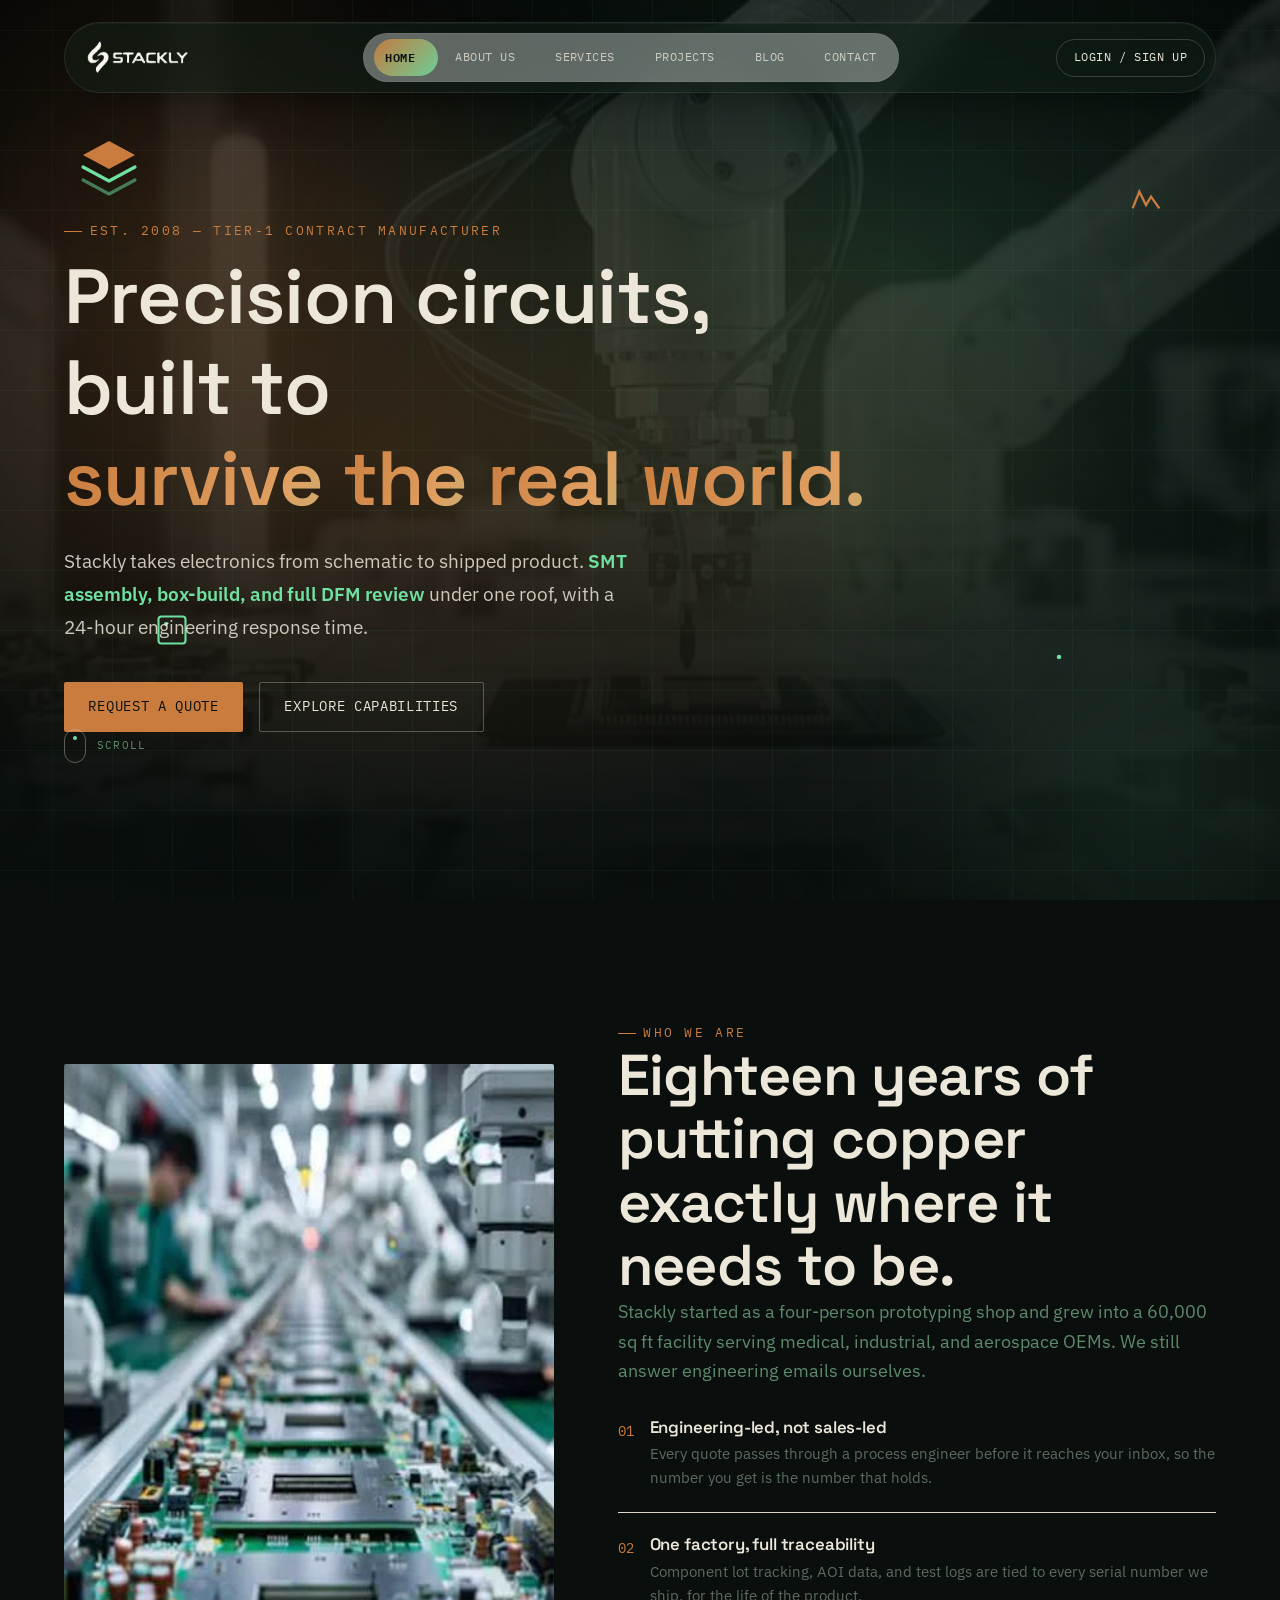
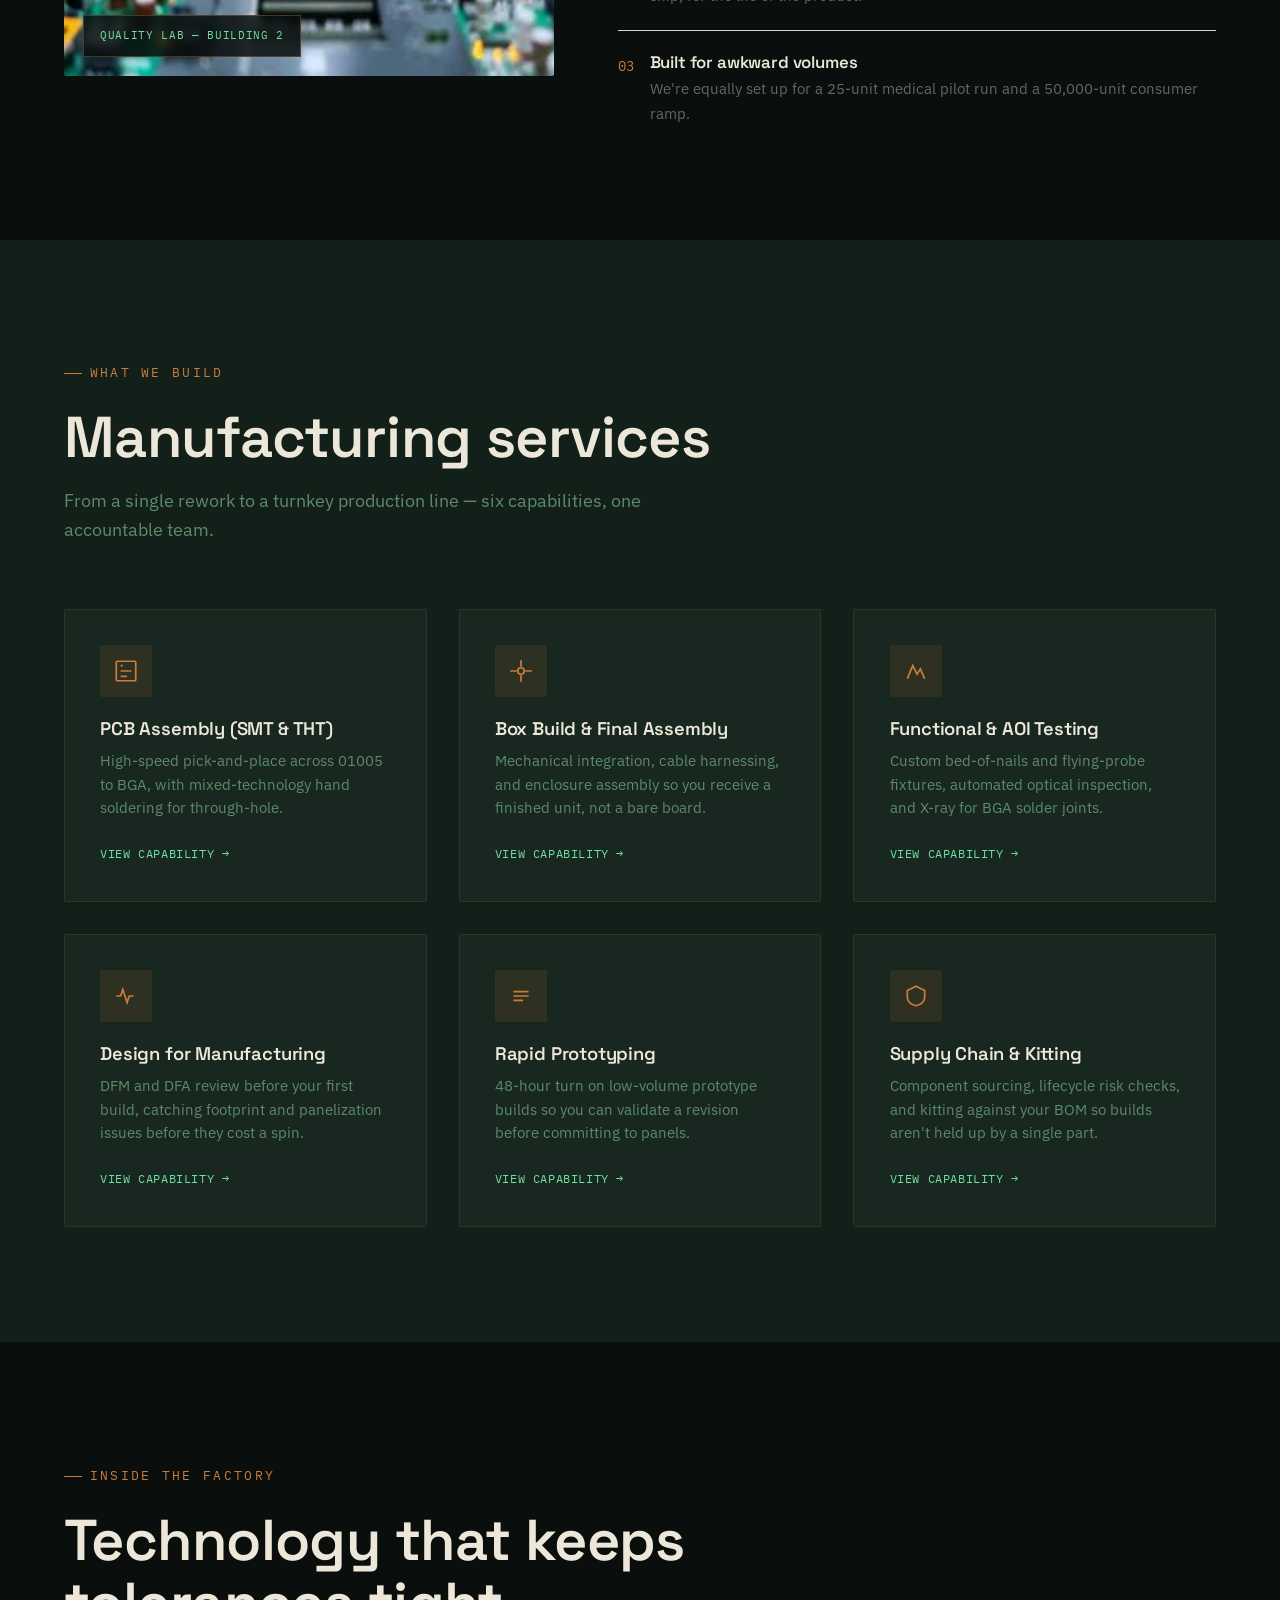
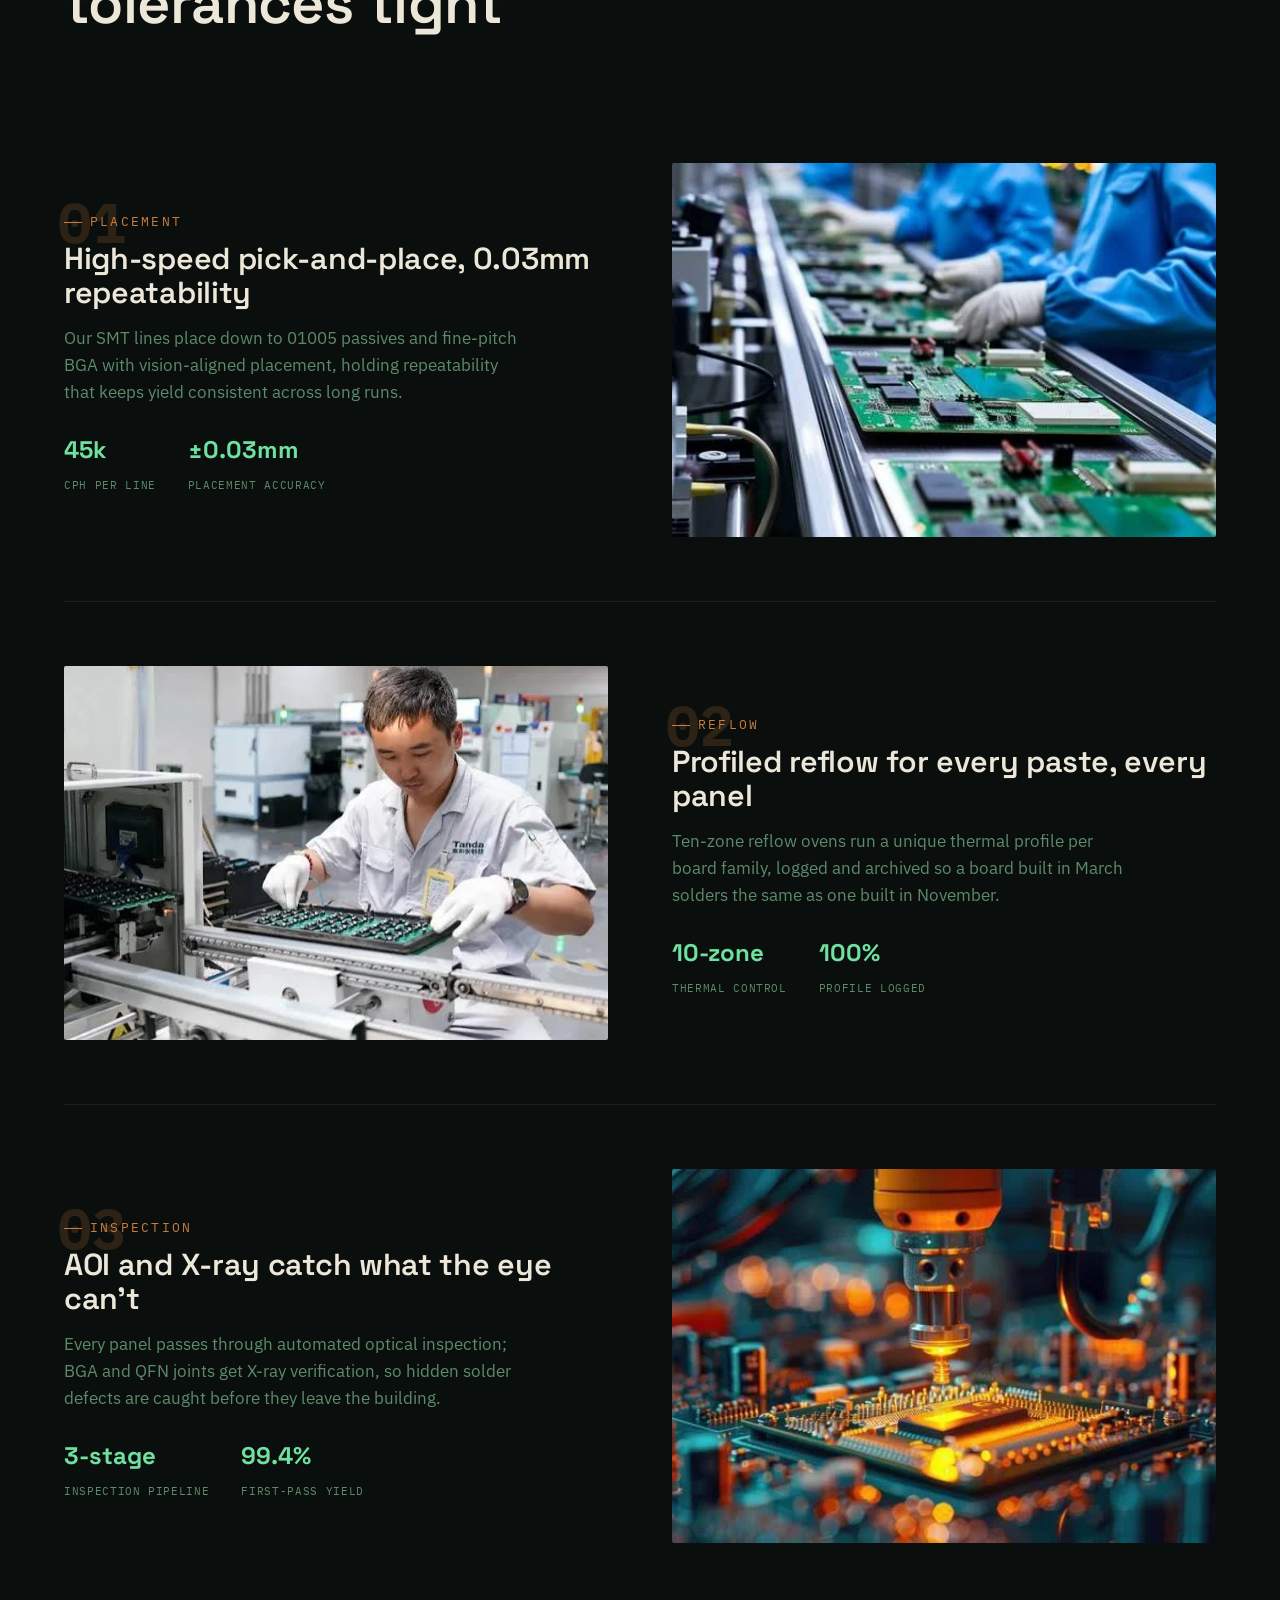
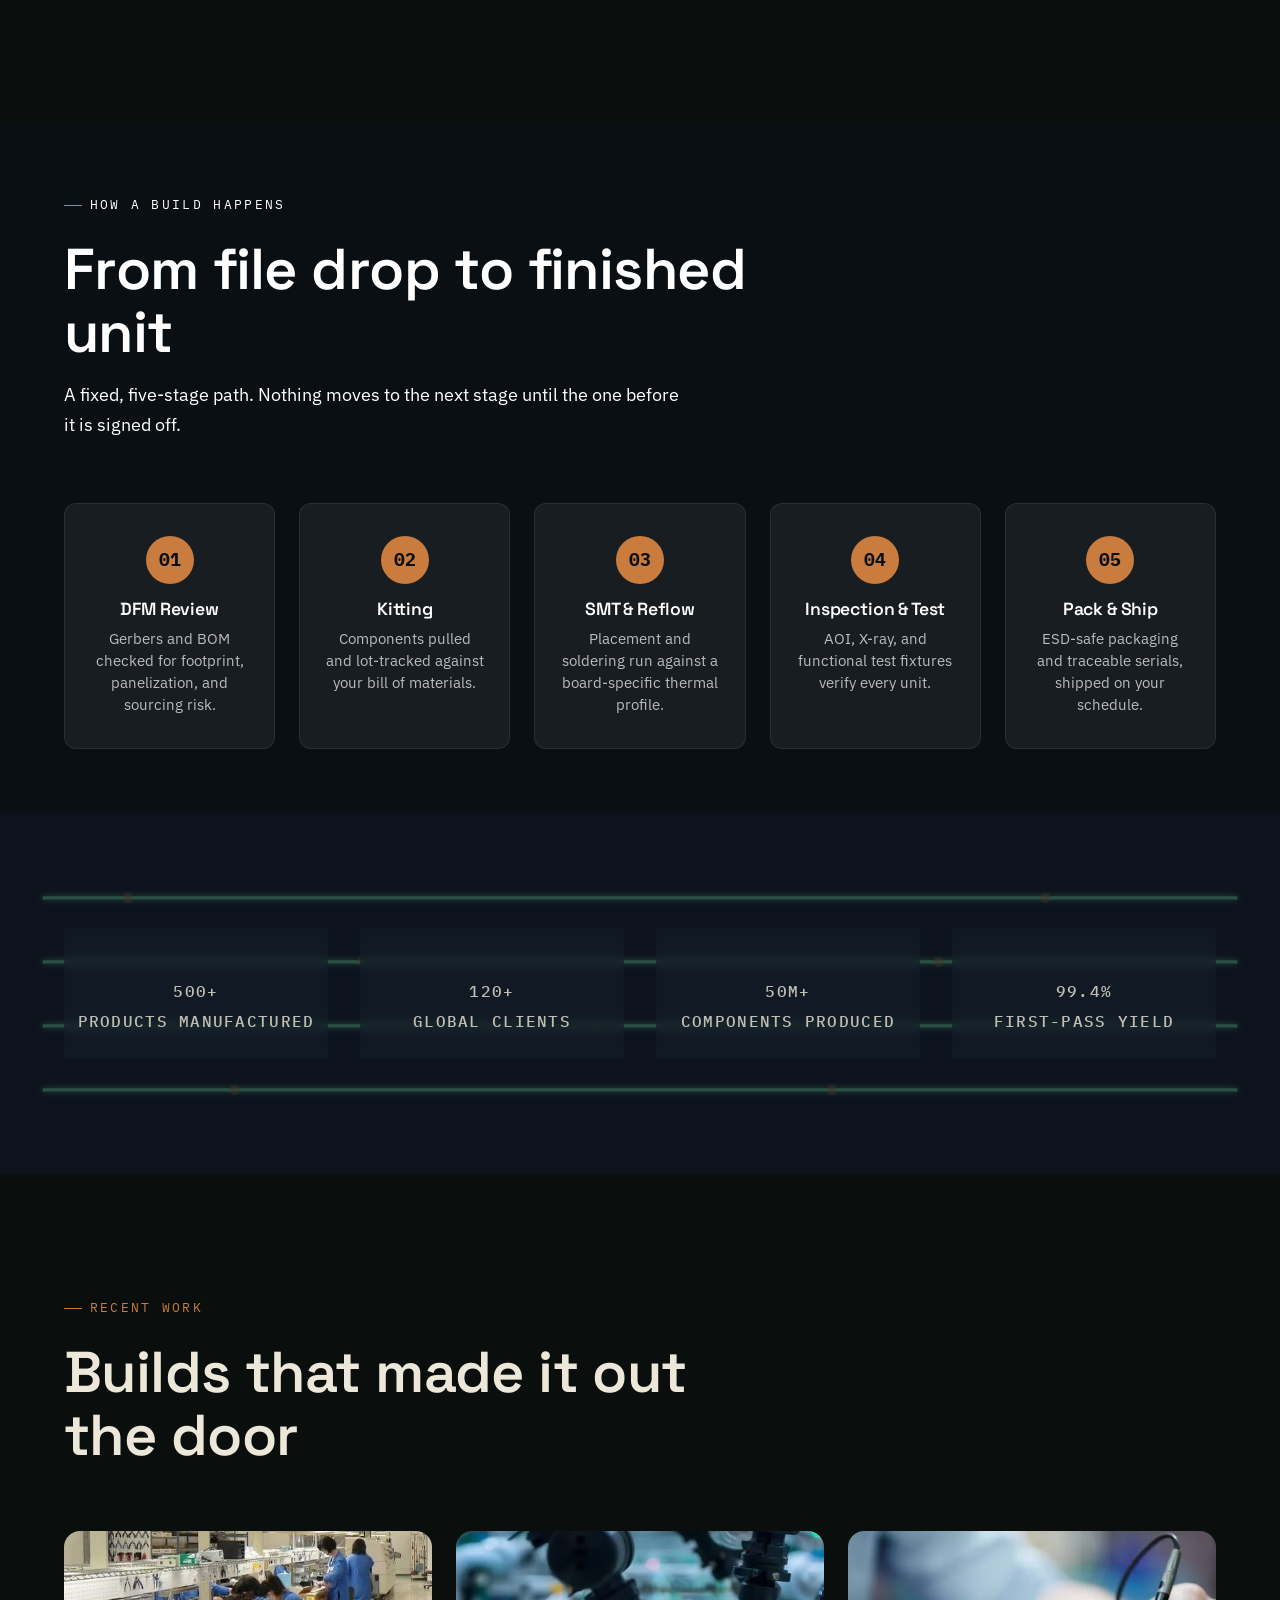
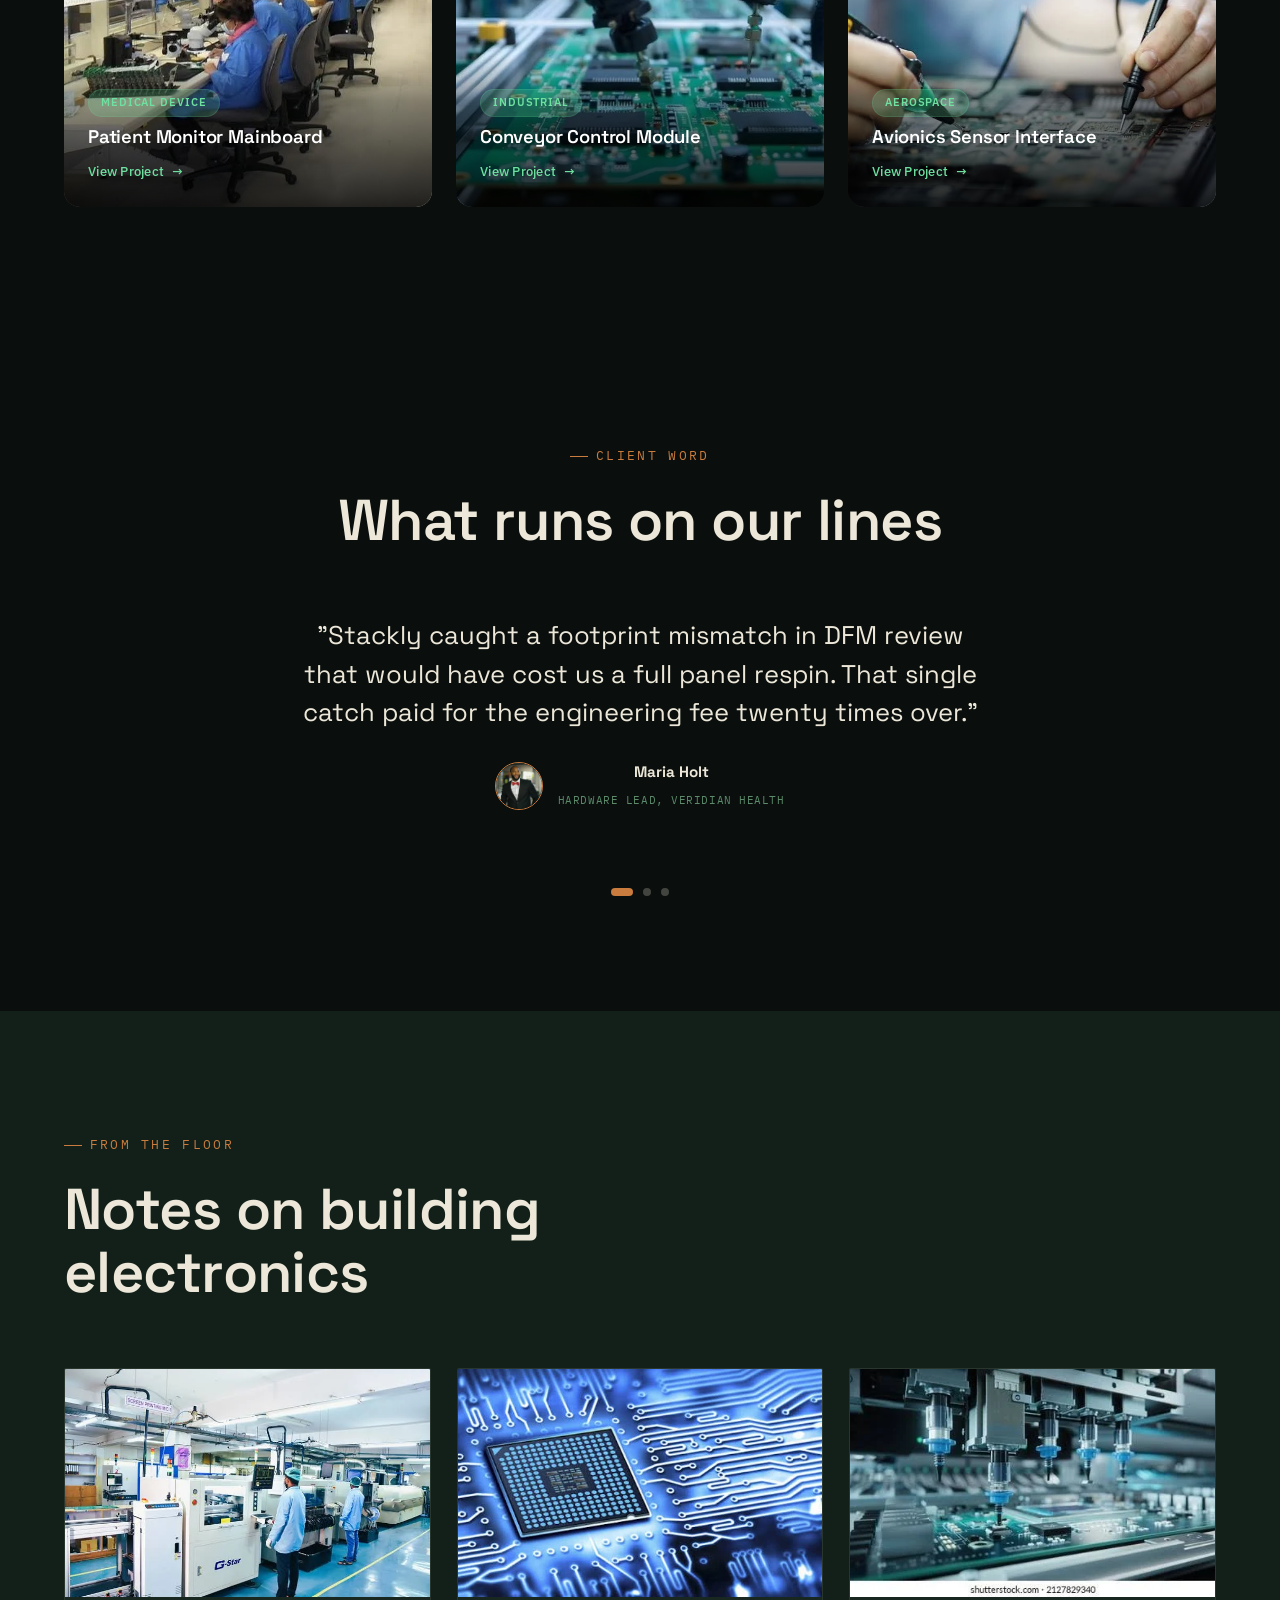
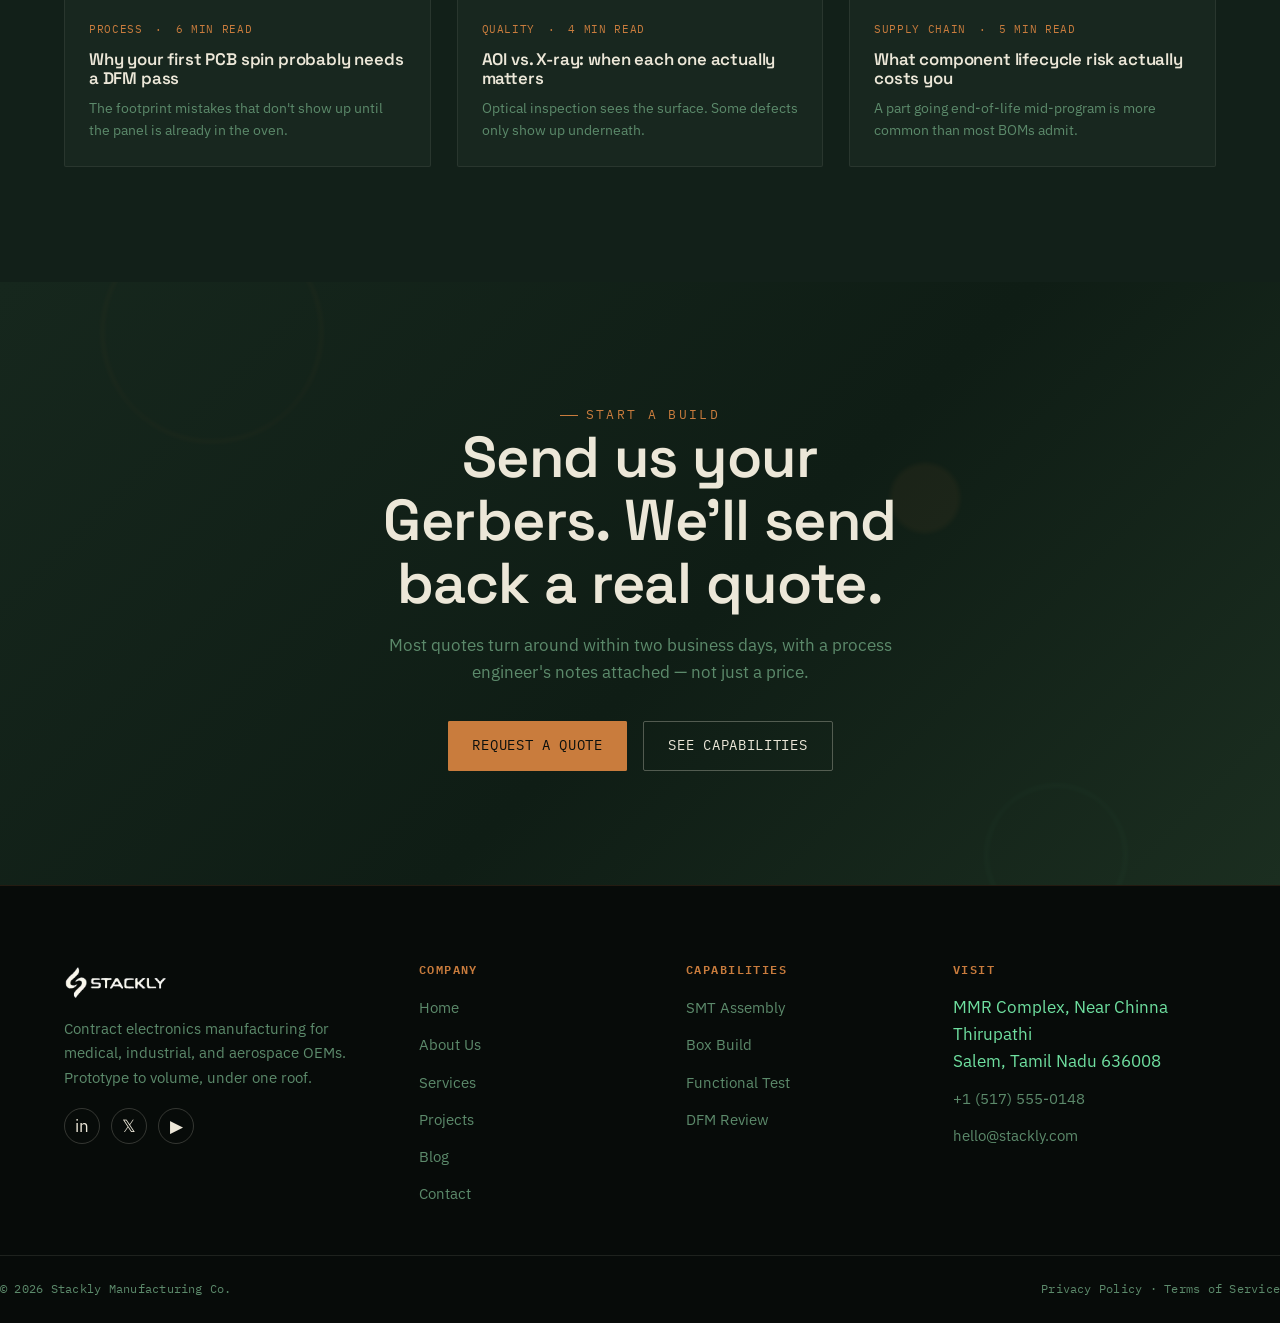
<file: index.html>
<!DOCTYPE html>
<html lang="en">
<head>
<meta charset="UTF-8">
<meta name="viewport" content="width=device-width, initial-scale=1.0">
<title>Stackly Electronics — Precision PCB Assembly &amp; Contract Manufacturing</title>
<meta name="description" content="Stackly designs and manufactures circuit boards and electromechanical assemblies for medical, industrial, and aerospace clients — from prototype to volume production.">
<link rel="preconnect" href="https://fonts.googleapis.com">
<link href="https://fonts.googleapis.com/css2?family=Space+Grotesk:wght@500;600;700&family=IBM+Plex+Sans:wght@400;500;600&family=IBM+Plex+Mono:wght@400;500&display=swap" rel="stylesheet">
<link rel="stylesheet" href="css/tokens.css">
<link rel="stylesheet" href="css/base.css">
<link rel="stylesheet" href="css/header-footer.css">
<link rel="stylesheet" href="css/home.css">

<!-- Additional inline styles for PCB counter animation -->
<style>
/* Override stats section with PCB animation */
.stats {
  position: relative;
  overflow: hidden;
  background: #0d131c;
  border-top: 1px solid var(--border);
  border-bottom: 1px solid var(--border);
}

/* PCB trace canvas overlay */
.pcb-canvas-wrap {
  position: absolute;
  inset: 0;
  pointer-events: none;
  z-index: 1;
  opacity: 0.3;
}

.pcb-canvas-wrap svg {
  width: 100%;
  height: 100%;
  display: block;
}

/* Pulse dots - electric sparks */
.pulse-dot {
  position: absolute;
  width: 10px;
  height: 10px;
  background: var(--accent);
  border-radius: 50%;
  box-shadow: 0 0 24px var(--accent), 0 0 48px var(--accent);
  opacity: 0;
  pointer-events: none;
  z-index: 3;
  transition: opacity 0.1s;
}

/* Ensure stats grid stays above canvas */
.stats-grid {
  position: relative;
  z-index: 2;
}

/* Stats items with glass effect */
.stat-item {
  background: rgba(20, 30, 42, 0.6);
  backdrop-filter: blur(4px);
  border: 1px solid var(--border);
  border-radius: var(--radius);
  padding: 24px 12px;
  text-align: center;
  transition: 0.3s;
}

.stat-item strong {
  display: block;
  font-family: var(--font-display);
  font-size: 3.2rem;
  font-weight: 700;
  color: var(--accent);
  letter-spacing: -0.02em;
  line-height: 1.1;
}

.stat-item span {
  color: var(--muted);
  font-weight: 500;
  font-size: 1rem;
}

@media (max-width: 800px) {
  .stat-item strong { font-size: 2.2rem; }
}
</style>
</head>
<body>

<a href="#main" class="vh">Skip to content</a>

<!-- ============ HEADER ============ -->
<header class="site-header">
  <div class="site-header__inner">
    <a href="index.html" class="brand">
      <img src="logo.webp" alt="Stackly Logo" class="logo-img">
    </a>
    <nav class="nav-main">
      <span class="nav-indicator" aria-hidden="true"></span>
      <a href="index.html" data-nav="index.html" class="is-active">Home</a>
      <a href="pages/about.html" data-nav="about.html">About Us</a>
      <a href="pages/services.html" data-nav="services.html">Services</a>
      <a href="pages/projects.html" data-nav="projects.html">Projects</a>
      <a href="pages/blog.html" data-nav="blog.html">Blog</a>
      <a href="pages/contact.html" data-nav="contact.html">Contact</a>
      <a href="login.html" class="mobile-login-btn">Login / Sign Up</a>
    </nav>
    <div class="header-cta">
      <a href="login.html" class="btn btn--ghost btn--login">Login / Sign Up</a>
      <button class="nav-toggle" aria-label="Toggle menu" aria-expanded="false">
        <span></span><span></span><span></span>
      </button>
    </div>
  </div>
</header>

<main id="main">

  <!-- ============ 1. HERO ============ -->
  <section class="hero" id="hero">
    <div class="hero__bg">
      <img src="./images/images.webp" alt="Automated PCB assembly line with robotic placement arms">
    </div>

    <div class="hero__mesh" aria-hidden="true">
      <span class="hero__blob hero__blob--1"></span>
      <span class="hero__blob hero__blob--2"></span>
      <span class="hero__blob hero__blob--3"></span>
    </div>
    <div class="hero__grid" aria-hidden="true"></div>

    <div class="hero__data-pulses" aria-hidden="true">
      <div class="pulse pulse-1"></div>
      <div class="pulse pulse-2"></div>
      <div class="pulse pulse-3"></div>
      <div class="pulse pulse-4"></div>
      <div class="pulse pulse-5"></div>
      <div class="pcb-scanner"></div>
    </div>

    <div class="hero__floaters" data-parallax aria-hidden="true">
      <svg class="hero__float hero__float--1" data-depth="22" viewBox="0 0 32 32" fill="none">
        <path d="M16 3L29 10L16 17L3 10L16 3Z" fill="#C97C3D"/>
        <path d="M3 16L16 23L29 16" stroke="#6FE0A0" stroke-width="1.6" stroke-linecap="round" stroke-linejoin="round"/>
        <path d="M3 22.5L16 29.5L29 22.5" stroke="#6FE0A0" stroke-width="1.6" stroke-linecap="round" stroke-linejoin="round" opacity="0.5"/>
      </svg>
      <svg class="hero__float hero__float--2" data-depth="40" viewBox="0 0 24 24" fill="none" stroke="#6FE0A0" stroke-width="1.4">
        <rect x="3" y="3" width="18" height="18" rx="2"/><circle cx="8" cy="8" r="1.4" fill="#6FE0A0" stroke="none"/>
      </svg>
      <svg class="hero__float hero__float--3" data-depth="14" viewBox="0 0 24 24" fill="none" stroke="#C97C3D" stroke-width="1.4">
        <path d="M4 17l4-10 4 8 3-5 5 7"/>
      </svg>
      <svg class="hero__float hero__float--4" data-depth="30" viewBox="0 0 24 24" fill="none">
        <circle cx="12" cy="12" r="3" fill="#6FE0A0"/>
      </svg>
    </div>

    <div class="hero__inner">
      <span class="eyebrow hero__eyebrow">EST. 2008 — TIER-1 CONTRACT MANUFACTURER</span>
      <h1 class="hero__title">
        <span class="hero__line">
          <span class="word" style="--d:0">Precision</span> <span class="word" style="--d:1">circuits,</span>
        </span>
        <span class="hero__line">
          <span class="word" style="--d:2">built</span> <span class="word" style="--d:3">to</span>
        </span>
        <span class="hero__line">
          <span class="word accent" style="--d:4">survive</span> <span class="word accent" style="--d:5">the</span> <span class="word accent" style="--d:6">real</span> <span class="word accent" style="--d:7">world.</span>
        </span>
      </h1>
      <p class="hero__lede">Stackly takes electronics from schematic to shipped product. <strong>SMT assembly, box-build, and full DFM review</strong> under one roof, with a 24-hour engineering response time.</p>
      <div class="hero__actions">
        <a href="404.html" class="btn btn--primary btn--magnetic"><span>Request a Quote</span></a>
        <a href="404.html" class="btn btn--ghost btn--magnetic"><span>Explore Capabilities</span></a>
      </div>
     

    <div class="scroll-cue"><span class="scroll-cue__mouse"><span class="scroll-cue__dot"></span></span>Scroll</div>
  </section>

  <!-- ============ 2. ABOUT COMPANY ============ -->
  <section class="section" id="about">
    <div class="container about__grid">
      <div class="about__media reveal-left">
        <img src="./images/2.webp" alt="Engineer inspecting a populated circuit board under magnification">
        <span class="about__media-tag">Quality Lab — Building 2</span>
      </div>
      <div class="reveal-right">
        <span class="eyebrow">Who We Are</span>
        <h2>Eighteen years of putting copper exactly where it needs to be.</h2>
        <p class="lede">Stackly started as a four-person prototyping shop and grew into a 60,000 sq ft facility serving medical, industrial, and aerospace OEMs. We still answer engineering emails ourselves.</p>
        <ul class="about__list">
          <li>
            <span class="num">01</span>
            <div><h4>Engineering-led, not sales-led</h4><p>Every quote passes through a process engineer before it reaches your inbox, so the number you get is the number that holds.</p></div>
          </li>
          <li>
            <span class="num">02</span>
            <div><h4>One factory, full traceability</h4><p>Component lot tracking, AOI data, and test logs are tied to every serial number we ship, for the life of the product.</p></div>
          </li>
          <li>
            <span class="num">03</span>
            <div><h4>Built for awkward volumes</h4><p>We're equally set up for a 25-unit medical pilot run and a 50,000-unit consumer ramp.</p></div>
          </li>
        </ul>
      </div>
    </div>
  </section>

  <!-- ============ 3. MANUFACTURING SERVICES ============ -->
  <section class="section section--pine" id="services">
    <div class="container">
      <div class="section-head reveal-up">
        <span class="eyebrow">What We Build</span>
        <h2>Manufacturing services</h2>
        <p class="lede">From a single rework to a turnkey production line — six capabilities, one accountable team.</p>
      </div>
      <div class="grid grid--3 reveal-stagger">

        <div class="service-card">
          <div class="service-card__icon"><svg viewBox="0 0 24 24" fill="none" stroke="currentColor" stroke-width="1.6"><rect x="3" y="3" width="18" height="18" rx="1"/><path d="M7 7h2M7 12h10M7 17h6"/></svg></div>
          <h3>PCB Assembly (SMT &amp; THT)</h3>
          <p>High-speed pick-and-place across 01005 to BGA, with mixed-technology hand soldering for through-hole.</p>
          <a href="404.html" class="service-card__link">View Capability →</a>
        </div>

        <div class="service-card">
          <div class="service-card__icon"><svg viewBox="0 0 24 24" fill="none" stroke="currentColor" stroke-width="1.6"><path d="M12 2v6M12 16v6M2 12h6M16 12h6"/><circle cx="12" cy="12" r="3"/></svg></div>
          <h3>Box Build &amp; Final Assembly</h3>
          <p>Mechanical integration, cable harnessing, and enclosure assembly so you receive a finished unit, not a bare board.</p>
          <a href="404.html" class="service-card__link">View Capability →</a>
        </div>

        <div class="service-card">
          <div class="service-card__icon"><svg viewBox="0 0 24 24" fill="none" stroke="currentColor" stroke-width="1.6"><path d="M4 19l5-12 4 8 3-5 4 9"/></svg></div>
          <h3>Functional &amp; AOI Testing</h3>
          <p>Custom bed-of-nails and flying-probe fixtures, automated optical inspection, and X-ray for BGA solder joints.</p>
          <a href="404.html" class="service-card__link">View Capability →</a>
        </div>

        <div class="service-card">
          <div class="service-card__icon"><svg viewBox="0 0 24 24" fill="none" stroke="currentColor" stroke-width="1.6"><path d="M3 12h4l2-6 4 12 2-6h4"/></svg></div>
          <h3>Design for Manufacturing</h3>
          <p>DFM and DFA review before your first build, catching footprint and panelization issues before they cost a spin.</p>
          <a href="404.html" class="service-card__link">View Capability →</a>
        </div>

        <div class="service-card">
          <div class="service-card__icon"><svg viewBox="0 0 24 24" fill="none" stroke="currentColor" stroke-width="1.6"><path d="M5 8h14M5 12h14M5 16h9"/></svg></div>
          <h3>Rapid Prototyping</h3>
          <p>48-hour turn on low-volume prototype builds so you can validate a revision before committing to panels.</p>
          <a href="404.html" class="service-card__link">View Capability →</a>
        </div>

        <div class="service-card">
          <div class="service-card__icon"><svg viewBox="0 0 24 24" fill="none" stroke="currentColor" stroke-width="1.6"><path d="M12 3l8 4v6c0 4.5-3.5 7-8 8-4.5-1-8-3.5-8-8V7l8-4z"/></svg></div>
          <h3>Supply Chain &amp; Kitting</h3>
          <p>Component sourcing, lifecycle risk checks, and kitting against your BOM so builds aren't held up by a single part.</p>
          <a href="404.html" class="service-card__link">View Capability →</a>
        </div>

      </div>
    </div>
  </section>

  <!-- ============ 4. TECHNOLOGY FEATURES ============ -->
  <section class="section features" id="features">
    <div class="container">
      <div class="section-head reveal-up">
        <span class="eyebrow">Inside the Factory</span>
        <h2>Technology that keeps tolerances tight</h2>
      </div>

      <div class="feature-row">
        <div class="feature-row__media reveal-left">
          <img src="./images/3.webp" alt="Pick-and-place machine placing components onto a circuit board">
        </div>
        <div class="feature-row__content reveal-right">
          <span class="feature-row__tag">01</span>
          <span class="eyebrow">Placement</span>
          <h3>High-speed pick-and-place, 0.03mm repeatability</h3>
          <p>Our SMT lines place down to 01005 passives and fine-pitch BGA with vision-aligned placement, holding repeatability that keeps yield consistent across long runs.</p>
          <div class="feature-row__stats">
            <div><strong>45k</strong><span>CPH per line</span></div>
            <div><strong>±0.03mm</strong><span>Placement Accuracy</span></div>
          </div>
        </div>
      </div>

      <div class="feature-row">
        <div class="feature-row__media reveal-right">
          <img src="./images/4.webp" alt="Reflow oven thermal profile monitoring station">
        </div>
        <div class="feature-row__content reveal-left">
          <span class="feature-row__tag">02</span>
          <span class="eyebrow">Reflow</span>
          <h3>Profiled reflow for every paste, every panel</h3>
          <p>Ten-zone reflow ovens run a unique thermal profile per board family, logged and archived so a board built in March solders the same as one built in November.</p>
          <div class="feature-row__stats">
            <div><strong>10-zone</strong><span>Thermal Control</span></div>
            <div><strong>100%</strong><span>Profile Logged</span></div>
          </div>
        </div>
      </div>

      <div class="feature-row">
        <div class="feature-row__media reveal-left">
          <img src="./images/5.webp" alt="X-ray inspection of solder joints on a circuit board">
        </div>
        <div class="feature-row__content reveal-right">
          <span class="feature-row__tag">03</span>
          <span class="eyebrow">Inspection</span>
          <h3>AOI and X-ray catch what the eye can't</h3>
          <p>Every panel passes through automated optical inspection; BGA and QFN joints get X-ray verification, so hidden solder defects are caught before they leave the building.</p>
          <div class="feature-row__stats">
            <div><strong>3-stage</strong><span>Inspection Pipeline</span></div>
            <div><strong>99.4%</strong><span>First-Pass Yield</span></div>
          </div>
        </div>
      </div>

    </div>
  </section>

  <!-- ============ 5. PROCESS / WORKFLOW ============ -->
  <section class="section process" id="process">
    <div class="container">
      <div class="section-head reveal-up">
        <span class="eyebrow">How a Build Happens</span>
        <h2>From file drop to finished unit</h2>
        <p class="lede">A fixed, five-stage path. Nothing moves to the next stage until the one before it is signed off.</p>
      </div>
      <div class="process-track reveal-stagger">
        <div class="process-step">
          <div class="process-step__node">01</div>
          <h4>DFM Review</h4>
          <p>Gerbers and BOM checked for footprint, panelization, and sourcing risk.</p>
        </div>
        <div class="process-step">
          <div class="process-step__node">02</div>
          <h4>Kitting</h4>
          <p>Components pulled and lot-tracked against your bill of materials.</p>
        </div>
        <div class="process-step">
          <div class="process-step__node">03</div>
          <h4>SMT &amp; Reflow</h4>
          <p>Placement and soldering run against a board-specific thermal profile.</p>
        </div>
        <div class="process-step">
          <div class="process-step__node">04</div>
          <h4>Inspection &amp; Test</h4>
          <p>AOI, X-ray, and functional test fixtures verify every unit.</p>
        </div>
        <div class="process-step">
          <div class="process-step__node">05</div>
          <h4>Pack &amp; Ship</h4>
          <p>ESD-safe packaging and traceable serials, shipped on your schedule.</p>
        </div>
      </div>
    </div>
  </section>

  <!-- ============ 6. STATISTICS COUNTER - UPDATED WITH PCB ANIMATION ============ -->
  <section class="section stats" id="stats">
    <div class="container">
      <div class="stats-grid reveal-stagger">
        <div class="stat-item">
          <strong><span class="counter-num" data-target="500">0</span><span>+</span></strong>
          <span>Products Manufactured</span>
        </div>
        <div class="stat-item">
          <strong><span class="counter-num" data-target="120">0</span><span>+</span></strong>
          <span>Global Clients</span>
        </div>
        <div class="stat-item">
          <strong><span class="counter-num" data-target="50">0</span><span>M+</span></strong>
          <span>Components Produced</span>
        </div>
        <div class="stat-item">
          <strong><span class="counter-num" data-target="99.4" data-decimals="1">0</span><span>%</span></strong>
          <span>First-Pass Yield</span>
        </div>
      </div>
    </div>

    <!-- PCB Trace Canvas Overlay -->
    <div class="pcb-canvas-wrap" id="pcbCanvas">
      <svg viewBox="0 0 1200 300" preserveAspectRatio="xMidYMid meet">
        <defs>
          <filter id="glow"><feGaussianBlur stdDeviation="3" result="blur"/><feMerge><feMergeNode in="blur"/><feMergeNode in="SourceGraphic"/></feMerge></filter>
        </defs>
        <g stroke="#6FE0A0" stroke-width="3" fill="none" filter="url(#glow)">
          <!-- PCB traces that will light up left→right -->
          <path d="M 40 60 L 1160 60" stroke-dasharray="0 1200" stroke-dashoffset="0" class="trace-line" data-index="0"/>
          <path d="M 40 120 L 1160 120" stroke-dasharray="0 1200" stroke-dashoffset="0" class="trace-line" data-index="1"/>
          <path d="M 40 180 L 1160 180" stroke-dasharray="0 1200" stroke-dashoffset="0" class="trace-line" data-index="2"/>
          <path d="M 40 240 L 1160 240" stroke-dasharray="0 1200" stroke-dashoffset="0" class="trace-line" data-index="3"/>
        </g>
        <!-- Vias / pads -->
        <circle cx="120" cy="60" r="5" fill="#C97C3D" opacity="0.4" />
        <circle cx="340" cy="120" r="5" fill="#C97C3D" opacity="0.4" />
        <circle cx="560" cy="180" r="5" fill="#C97C3D" opacity="0.4" />
        <circle cx="780" cy="240" r="5" fill="#C97C3D" opacity="0.4" />
        <circle cx="980" cy="60" r="5" fill="#C97C3D" opacity="0.4" />
        <circle cx="220" cy="240" r="5" fill="#C97C3D" opacity="0.4" />
        <circle cx="880" cy="120" r="5" fill="#C97C3D" opacity="0.4" />
      </svg>
    </div>

    <!-- Electric pulse dots -->
    <div class="pulse-dot" id="pulse1" style="top:15%; left:6%;"></div>
    <div class="pulse-dot" id="pulse2" style="top:35%; left:22%;"></div>
    <div class="pulse-dot" id="pulse3" style="top:55%; left:48%;"></div>
    <div class="pulse-dot" id="pulse4" style="top:75%; left:70%;"></div>
    <div class="pulse-dot" id="pulse5" style="top:25%; left:88%;"></div>
  </section>

  <!-- ============ 7. PROJECTS / PORTFOLIO ============ -->
  <section class="section" id="portfolio">
    <div class="container">
      <div class="section-head reveal-up">
        <span class="eyebrow">Recent Work</span>
        <h2>Builds that made it out the door</h2>
      </div>
      <div class="portfolio-grid reveal-stagger">
        <a href="404.html" class="portfolio-card">
          <img src="./images/6.webp" alt="Medical device circuit board assembly">
          <div class="portfolio-card__overlay">
            <span class="portfolio-card__tag">Medical Device</span>
            <h4>Patient Monitor Mainboard</h4>
            <span class="portfolio-card__btn">View Project</span>
          </div>
        </a>
        <a href="404.html" class="portfolio-card">
          <img src="./images/7.webp" alt="Industrial control board with connectors">
          <div class="portfolio-card__overlay">
            <span class="portfolio-card__tag">Industrial</span>
            <h4>Conveyor Control Module</h4>
            <span class="portfolio-card__btn">View Project</span>
          </div>
        </a>
        <a href="404.html" class="portfolio-card">
          <img src="./images/8.webp" alt="Aerospace grade circuit assembly">
          <div class="portfolio-card__overlay">
            <span class="portfolio-card__tag">Aerospace</span>
            <h4>Avionics Sensor Interface</h4>
            <span class="portfolio-card__btn">View Project</span>
          </div>
        </a>
      </div>
    </div>
  </section>

  <!-- ============ 8. TESTIMONIALS ============ -->
  <section class="section testimonials" id="testimonials">
    <div class="container">
      <div class="section-head reveal-up" style="margin-left:auto;margin-right:auto;text-align:center;">
        <span class="eyebrow" style="justify-content:center;">Client Word</span>
        <h2>What runs on our lines</h2>
      </div>
      <div class="testi-track-wrap">
        <div class="testi-track">
          <div class="testi-slide">
            <div class="testi-card">
              <p class="testi-card__quote">"Stackly caught a footprint mismatch in DFM review that would have cost us a full panel respin. That single catch paid for the engineering fee twenty times over."</p>
              <div class="testi-card__person">
                <div class="testi-card__avatar"><img src="./images/pro1.webp" alt="Portrait of Maria Holt"></div>
                <div><strong>Maria Holt</strong><span>Hardware Lead, Veridian Health</span></div>
              </div>
            </div>
          </div>
          <div class="testi-slide">
            <div class="testi-card">
              <p class="testi-card__quote">"We moved from a 12-week offshore lead time to a 3-week domestic one without raising unit cost. The traceability reporting alone justified the switch."</p>
              <div class="testi-card__person">
                <div class="testi-card__avatar"><img src="./images/pro2.webp" alt="Portrait of Devon Okafor"></div>
                <div><strong>Devon Okafor</strong><span>VP Operations, Ferrotype Industrial</span></div>
              </div>
            </div>
          </div>
          <div class="testi-slide">
            <div class="testi-card">
              <p class="testi-card__quote">"Our flight-qualified sensor board needed X-ray verification on every BGA joint. They built the inspection step into the line instead of treating it as an afterthought."</p>
              <div class="testi-card__person">
                <div class="testi-card__avatar"><img src="./images/pro3.webp" alt="Portrait of Priya Subramaniam"></div>
                <div><strong>Priya Subramaniam</strong><span>Director of Engineering, Altus Aerospace</span></div>
              </div>
            </div>
          </div>
        </div>
      </div>
      <div class="testi-dots"></div>
    </div>
  </section>

  <!-- ============ 9. BLOG PREVIEW ============ -->
  <section class="section section--pine" id="blog">
    <div class="container">
      <div class="section-head reveal-up">
        <span class="eyebrow">From the Floor</span>
        <h2>Notes on building electronics</h2>
      </div>
      <div class="blog-grid reveal-stagger">
        <a href="pages/single-blog-post.html" class="blog-card">
          <div class="blog-card__media"><img src="./images/9.webp" alt="Close-up of SMT placement head"></div>
          <div class="blog-card__body">
            <div class="blog-card__meta"><span>Process</span><span>·</span><span>6 min read</span></div>
            <h4>Why your first PCB spin probably needs a DFM pass</h4>
            <p>The footprint mistakes that don't show up until the panel is already in the oven.</p>
          </div>
        </a>
        <a href="pages/single-blog-post.html" class="blog-card">
          <div class="blog-card__media"><img src="./images/10.webp" alt="Inspector reviewing a board under magnification"></div>
          <div class="blog-card__body">
            <div class="blog-card__meta"><span>Quality</span><span>·</span><span>4 min read</span></div>
            <h4>AOI vs. X-ray: when each one actually matters</h4>
            <p>Optical inspection sees the surface. Some defects only show up underneath.</p>
          </div>
        </a>
        <a href="pages/single-blog-post.html" class="blog-card">
          <div class="blog-card__media"><img src="./images/11.webp" alt="Component reels staged for kitting"></div>
          <div class="blog-card__body">
            <div class="blog-card__meta"><span>Supply Chain</span><span>·</span><span>5 min read</span></div>
            <h4>What component lifecycle risk actually costs you</h4>
            <p>A part going end-of-life mid-program is more common than most BOMs admit.</p>
          </div>
        </a>
      </div>
    </div>
  </section>

  <!-- ============ 10. CONTACT CTA ============ -->
  <section class="section cta" id="cta">
    <span class="cta__shape cta__shape--1"></span>
    <span class="cta__shape cta__shape--2"></span>
    <span class="cta__shape cta__shape--3"></span>
    <div class="container cta__inner reveal-up">
      <span class="eyebrow" style="justify-content:center;">Start a Build</span>
      <h2>Send us your Gerbers. We'll send back a real quote.</h2>
      <p>Most quotes turn around within two business days, with a process engineer's notes attached — not just a price.</p>
      <div class="cta__actions">
        <a href="404.html" class="btn btn--primary btn--pulse">Request a Quote</a>
        <a href="404.html" class="btn btn--ghost">See Capabilities</a>
      </div>
    </div>
  </section>

</main>

<!-- ============ FOOTER ============ -->
<footer class="site-footer">
  <div class="container footer-top">
    <div class="footer-brand">
      <a href="index.html" class="brand">
        <img src="logo.webp" alt="Stackly Logo" class="logo-img">
      </a>
      <p>Contract electronics manufacturing for medical, industrial, and aerospace OEMs. Prototype to volume, under one roof.</p>
      <div class="footer-social">
        <a href="404.html" aria-label="LinkedIn">in</a>
        <a href="404.html" aria-label="X / Twitter">𝕏</a>
        <a href="404.html" aria-label="YouTube">▶</a>
      </div>
    </div>
    <div class="footer-col">
      <h4>Company</h4>
      <ul>
        <li><a href="index.html">Home</a></li>
        <li><a href="pages/about.html">About Us</a></li>
        <li><a href="pages/services.html">Services</a></li>
        <li><a href="pages/projects.html">Projects</a></li>
        <li><a href="pages/blog.html">Blog</a></li>
        <li><a href="pages/contact.html">Contact</a></li>
      </ul>
    </div>
    <div class="footer-col">
      <h4>Capabilities</h4>
      <ul>
        <li><a href="404.html">SMT Assembly</a></li>
        <li><a href="404.html">Box Build</a></li>
        <li><a href="404.html">Functional Test</a></li>
        <li><a href="404.html">DFM Review</a></li>
      </ul>
    </div>
    <div class="footer-col">
      <h4>Visit</h4>
      <ul>
        <li>MMR Complex, Near Chinna Thirupathi<br>Salem, Tamil Nadu 636008</li>
        <li><a href="404.html">+1 (517) 555-0148</a></li>
        <li><a href="404.html">hello@stackly.com</a></li>
      </ul>
    </div>
  </div>
  <div class="container footer-bottom">
    <span>© 2026 Stackly Manufacturing Co.</span>
    <span><a href="404.html">Privacy Policy</a> · <a href="404.html">Terms of Service</a></span>
  </div>
</footer>

<script src="js/main.js"></script>

<!-- Custom script for PCB counter animation -->
<script>
(function() {
  "use strict";

  // Wait for main.js to load, but we'll add our own counter logic
  // that works alongside existing reveal-stagger animations
  
  const statNumbers = document.querySelectorAll('.counter-num');
  const traceLines = document.querySelectorAll('.trace-line');
  const pulseDots = document.querySelectorAll('.pulse-dot');
  
  let animationStarted = false;
  let countersInited = false;

  // Animate number counting
  function animateNumber(el, target, decimals = 0) {
    let current = 0;
    const step = Math.max(1, Math.floor(target / 60));
    const interval = 20;
    const timer = setInterval(() => {
      current += step;
      if (current >= target) {
        current = target;
        clearInterval(timer);
      }
      el.textContent = current.toFixed(decimals);
    }, interval);
  }

  function startStatsAnimation() {
    if (countersInited) return;
    countersInited = true;

    // 1) Count numbers
    statNumbers.forEach(el => {
      const raw = el.getAttribute('data-target');
      const target = parseFloat(raw);
      if (isNaN(target)) return;
      const decimals = el.hasAttribute('data-decimals') ? parseInt(el.getAttribute('data-decimals')) : 0;
      el.textContent = '0';
      animateNumber(el, target, decimals);
    });

    // 2) PCB traces light up left→right
    traceLines.forEach((line, idx) => {
      const length = 1200;
      const delay = idx * 200;
      setTimeout(() => {
        line.style.transition = 'stroke-dasharray 1.2s cubic-bezier(0.2, 0.9, 0.3, 1)';
        line.style.strokeDasharray = `${length} 0`;
      }, delay + 300);
    });

    // 3) Electric pulses (repeating)
    pulseDots.forEach((dot, i) => {
      dot.style.opacity = '0';
      const delay = 400 + i * 350;
      setTimeout(() => {
        // Initial flash
        dot.style.transition = 'opacity 0.2s, transform 0.3s';
        dot.style.opacity = '0.9';
        dot.style.transform = 'scale(2.2)';
        setTimeout(() => {
          dot.style.opacity = '0';
          dot.style.transform = 'scale(0.5)';
        }, 400);
        // Repeat every 2.2s
        setInterval(() => {
          dot.style.transition = 'opacity 0.15s, transform 0.25s';
          dot.style.opacity = '0.9';
          dot.style.transform = 'scale(2.4)';
          setTimeout(() => {
            dot.style.opacity = '0';
            dot.style.transform = 'scale(0.3)';
          }, 350);
        }, 2200 + i * 300);
      }, delay);
    });
  }

  // Check if stats section is in viewport
  const statsSection = document.getElementById('stats');
  if (statsSection) {
    const observer = new IntersectionObserver((entries) => {
      entries.forEach(entry => {
        if (entry.isIntersecting && !animationStarted) {
          animationStarted = true;
          startStatsAnimation();
        }
      });
    }, { threshold: 0.35 });
    observer.observe(statsSection);
  }

  // Fallback: if already visible on load
  setTimeout(() => {
    if (!animationStarted) {
      const rect = statsSection?.getBoundingClientRect();
      if (rect && rect.top < window.innerHeight * 0.7) {
        animationStarted = true;
        startStatsAnimation();
      }
    }
  }, 600);

  // Scroll retry
  window.addEventListener('scroll', function() {
    if (!animationStarted) {
      const rect = statsSection?.getBoundingClientRect();
      if (rect && rect.top < window.innerHeight * 0.75) {
        animationStarted = true;
        startStatsAnimation();
      }
    }
  });

})();
</script>

</body>
</html>
</file>
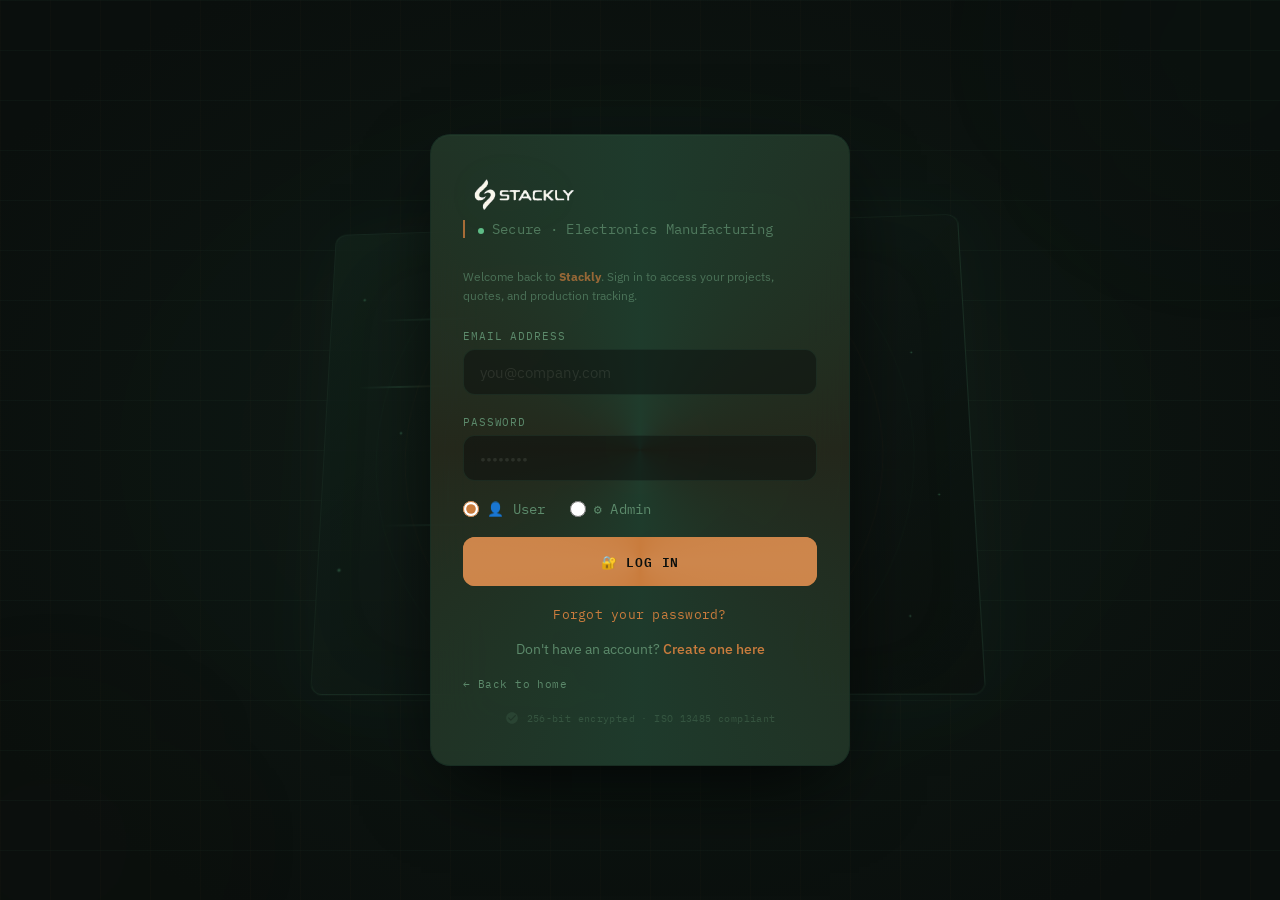
<file: login.html>
<!DOCTYPE html>
<html lang="en">
<head>
  <meta charset="UTF-8">
  <meta name="viewport" content="width=device-width, initial-scale=1.0">
  <title>Login · Stackly</title>
  <link rel="preconnect" href="https://fonts.googleapis.com">
  <link href="https://fonts.googleapis.com/css2?family=Space+Grotesk:wght@500;600;700&family=IBM+Plex+Sans:wght@400;500;600&family=IBM+Plex+Mono:wght@400;500&display=swap" rel="stylesheet">
  <style>
    * { margin:0; padding:0; box-sizing:border-box; }
    :root {
      --ink: #0A0F0D;
      --pine: #122019;
      --pine-soft: #18271F;
      --line-green: #5C8A6B;
      --signal-green: #6FE0A0;
      --copper: #C97C3D;
      --copper-bright: #E0A062;
      --cream: #ECE7D8;
      --font-display: 'Space Grotesk', sans-serif;
      --font-body: 'IBM Plex Sans', sans-serif;
      --font-mono: 'IBM Plex Mono', monospace;
      --radius: 20px;
      --ease-out: cubic-bezier(0.16,1,0.3,1);
    }
    body {
      background: var(--ink);
      color: var(--cream);
      font-family: var(--font-body);
      min-height: 100vh;
      display: flex;
      align-items: center;
      justify-content: center;
      padding: 1.5rem;
      overflow-y: auto;
      overflow-x: hidden;
      position: relative;
    }

    /* Custom Scrollbar */
    body::-webkit-scrollbar {
      width: 6px;
    }
    body::-webkit-scrollbar-track {
      background: var(--ink);
    }
    body::-webkit-scrollbar-thumb {
      background: var(--copper);
      border-radius: 3px;
    }
    body::-webkit-scrollbar-thumb:hover {
      background: var(--copper-bright);
    }

    /* ===== HOLOGRAPHIC MOTHERBOARD BACKGROUND ===== */
    .holographic-bg {
      position: fixed;
      inset: 0;
      z-index: 0;
      pointer-events: none;
      overflow: hidden;
      background: 
        radial-gradient(ellipse at 50% 50%, rgba(18, 32, 25, 0.8), var(--ink) 85%);
    }

    /* Holographic Grid */
    .holo-grid {
      position: absolute;
      inset: 0;
      background-image: 
        linear-gradient(rgba(111, 224, 160, 0.03) 1px, transparent 1px),
        linear-gradient(90deg, rgba(201, 124, 61, 0.02) 1px, transparent 1px);
      background-size: 50px 50px;
      animation: gridDrift 20s linear infinite;
    }

    @keyframes gridDrift {
      0% { transform: translate(0, 0); }
      100% { transform: translate(50px, 50px); }
    }

    /* ===== 3D FLOATING MOTHERBOARD ===== */
    .motherboard-3d {
      position: absolute;
      top: 50%;
      left: 50%;
      transform: translate(-50%, -50%) perspective(1200px) rotateX(12deg) rotateY(-5deg);
      width: 650px;
      height: 480px;
      animation: motherboardHover 6s ease-in-out infinite;
    }

    @keyframes motherboardHover {
      0%, 100% { transform: translate(-50%, -50%) perspective(1200px) rotateX(12deg) rotateY(-5deg) translateY(0); }
      50% { transform: translate(-50%, -50%) perspective(1200px) rotateX(12deg) rotateY(-5deg) translateY(-20px); }
    }

    /* Motherboard Base */
    .mb-base {
      position: absolute;
      inset: 0;
      border-radius: 12px;
      background: 
        linear-gradient(135deg, rgba(18, 32, 25, 0.85), rgba(10, 15, 13, 0.9));
      border: 1px solid rgba(111, 224, 160, 0.08);
      box-shadow: 
        0 0 80px rgba(111, 224, 160, 0.03),
        inset 0 0 100px rgba(111, 224, 160, 0.02);
    }

    /* Holographic Glow Ring */
    .holo-ring {
      position: absolute;
      top: 50%;
      left: 50%;
      transform: translate(-50%, -50%);
      width: 300px;
      height: 300px;
      border-radius: 50%;
      border: 1px solid rgba(111, 224, 160, 0.06);
      animation: ringPulse 4s ease-in-out infinite;
    }

    .holo-ring::before {
      content: '';
      position: absolute;
      inset: -20px;
      border-radius: 50%;
      border: 1px solid rgba(201, 124, 61, 0.04);
      animation: ringPulse 5s ease-in-out infinite 0.5s;
    }

    .holo-ring::after {
      content: '';
      position: absolute;
      inset: 20px;
      border-radius: 50%;
      border: 1px solid rgba(111, 224, 160, 0.03);
      animation: ringPulse 3.5s ease-in-out infinite 1s;
    }

    @keyframes ringPulse {
      0%, 100% { transform: translate(-50%, -50%) scale(0.95); opacity: 0.3; }
      50% { transform: translate(-50%, -50%) scale(1.05); opacity: 0.8; }
    }

    /* Holographic Projection Rings - Outer */
    .projection-ring {
      position: absolute;
      top: 50%;
      left: 50%;
      transform: translate(-50%, -50%);
      border-radius: 50%;
      border: 1px solid rgba(111, 224, 160, 0.04);
      animation: ringRotate 12s linear infinite;
    }

    .projection-ring--1 {
      width: 400px;
      height: 400px;
      border-color: rgba(111, 224, 160, 0.04);
      animation-duration: 14s;
    }

    .projection-ring--2 {
      width: 480px;
      height: 480px;
      border-color: rgba(201, 124, 61, 0.03);
      animation-duration: 18s;
      animation-direction: reverse;
    }

    .projection-ring--3 {
      width: 540px;
      height: 540px;
      border-color: rgba(111, 224, 160, 0.02);
      animation-duration: 22s;
    }

    @keyframes ringRotate {
      0% { transform: translate(-50%, -50%) rotate(0deg); }
      100% { transform: translate(-50%, -50%) rotate(360deg); }
    }

    /* PCB Traces with Glow */
    .holo-trace {
      position: absolute;
      background: linear-gradient(90deg, transparent, rgba(111, 224, 160, 0.12), rgba(201, 124, 61, 0.08), transparent);
      height: 2px;
      border-radius: 2px;
      animation: traceGlow 5s ease-in-out infinite;
    }

    .holo-trace--1 { top: 20%; left: 8%; width: 30%; animation-delay: 0s; }
    .holo-trace--2 { top: 35%; left: 5%; width: 20%; animation-delay: 0.6s; }
    .holo-trace--3 { top: 50%; left: 45%; width: 28%; animation-delay: 1.2s; }
    .holo-trace--4 { top: 65%; left: 10%; width: 35%; animation-delay: 1.8s; }
    .holo-trace--5 { top: 80%; left: 35%; width: 22%; animation-delay: 2.4s; }

    .holo-trace--v {
      width: 2px;
      height: 100px;
      background: linear-gradient(180deg, transparent, rgba(111, 224, 160, 0.10), rgba(201, 124, 61, 0.06), transparent);
    }
    .holo-trace--v1 { top: 15%; left: 25%; animation-delay: 0.3s; }
    .holo-trace--v2 { top: 25%; left: 55%; animation-delay: 0.9s; }
    .holo-trace--v3 { top: 50%; left: 20%; animation-delay: 1.5s; }
    .holo-trace--v4 { top: 45%; left: 70%; animation-delay: 2.1s; }

    @keyframes traceGlow {
      0%, 100% { opacity: 0.2; transform: scaleX(0.9); }
      50% { opacity: 0.8; transform: scaleX(1); }
    }

    /* ===== ROTATING CHIP CORES ===== */
    .chip-core {
      position: absolute;
      top: 50%;
      left: 50%;
      transform: translate(-50%, -50%);
      width: 70px;
      height: 70px;
    }

    .chip-core__outer {
      position: absolute;
      inset: 0;
      border-radius: 6px;
      border: 1px solid rgba(111, 224, 160, 0.15);
      background: radial-gradient(circle at 50% 50%, rgba(111, 224, 160, 0.08), transparent 70%);
      animation: coreRotate 8s linear infinite;
      box-shadow: 0 0 40px rgba(111, 224, 160, 0.05);
    }

    .chip-core__inner {
      position: absolute;
      top: 50%;
      left: 50%;
      transform: translate(-50%, -50%);
      width: 45px;
      height: 45px;
      border-radius: 4px;
      border: 1px solid rgba(201, 124, 61, 0.10);
      background: radial-gradient(circle at 50% 50%, rgba(201, 124, 61, 0.06), transparent 70%);
      animation: coreRotate 6s linear infinite reverse;
    }

    .chip-core__center {
      position: absolute;
      top: 50%;
      left: 50%;
      transform: translate(-50%, -50%);
      width: 25px;
      height: 25px;
      border-radius: 2px;
      background: radial-gradient(circle at 50% 50%, rgba(111, 224, 160, 0.15), rgba(201, 124, 61, 0.05));
      animation: corePulse 2s ease-in-out infinite;
    }

    @keyframes coreRotate {
      0% { transform: rotate(0deg); }
      100% { transform: rotate(360deg); }
    }

    @keyframes corePulse {
      0%, 100% { transform: translate(-50%, -50%) scale(1); opacity: 0.6; }
      50% { transform: translate(-50%, -50%) scale(1.3); opacity: 1; }
    }

    /* Chip Pins */
    .chip-pins {
      position: absolute;
      top: 50%;
      left: 50%;
      transform: translate(-50%, -50%);
      width: 85px;
      height: 85px;
    }
    .chip-pins span {
      position: absolute;
      width: 2px;
      height: 7px;
      background: rgba(111, 224, 160, 0.06);
      border-radius: 1px;
    }
    .chip-pins span:nth-child(1) { top: -12px; left: 15px; }
    .chip-pins span:nth-child(2) { top: -12px; left: 35px; }
    .chip-pins span:nth-child(3) { top: -12px; left: 55px; }
    .chip-pins span:nth-child(4) { bottom: -12px; left: 15px; }
    .chip-pins span:nth-child(5) { bottom: -12px; left: 35px; }
    .chip-pins span:nth-child(6) { bottom: -12px; left: 55px; }
    .chip-pins span:nth-child(7) { left: -12px; top: 15px; height: 2px; width: 7px; }
    .chip-pins span:nth-child(8) { left: -12px; top: 35px; height: 2px; width: 7px; }
    .chip-pins span:nth-child(9) { left: -12px; top: 55px; height: 2px; width: 7px; }
    .chip-pins span:nth-child(10) { right: -12px; top: 15px; height: 2px; width: 7px; }
    .chip-pins span:nth-child(11) { right: -12px; top: 35px; height: 2px; width: 7px; }
    .chip-pins span:nth-child(12) { right: -12px; top: 55px; height: 2px; width: 7px; }

    /* ===== GLOWING COMPONENTS ===== */
    .glow-component {
      position: absolute;
      opacity: 0.06;
      animation: componentFloat 8s ease-in-out infinite;
    }

    /* IC Chips */
    .ic-glow {
      width: 35px;
      height: 35px;
      border: 1px solid rgba(111, 224, 160, 0.06);
      border-radius: 3px;
      background: rgba(111, 224, 160, 0.02);
      box-shadow: 0 0 20px rgba(111, 224, 160, 0.02);
    }
    .ic-glow--1 { top: 18%; left: 12%; animation-delay: 0s; }
    .ic-glow--2 { top: 55%; right: 10%; animation-delay: 1.5s; }
    .ic-glow--3 { bottom: 12%; left: 25%; animation-delay: 3s; }

    .ic-glow::before {
      content: '';
      position: absolute;
      top: 50%;
      left: 50%;
      transform: translate(-50%, -50%);
      width: 18px;
      height: 18px;
      border: 1px solid rgba(201, 124, 61, 0.04);
      border-radius: 1px;
    }

    /* Resistors with glow */
    .res-glow {
      width: 20px;
      height: 6px;
      border-radius: 1px;
      background: rgba(201, 124, 61, 0.04);
      border: 1px solid rgba(201, 124, 61, 0.03);
      box-shadow: 0 0 15px rgba(201, 124, 61, 0.02);
    }
    .res-glow--1 { top: 28%; left: 40%; animation-delay: 0.5s; }
    .res-glow--2 { top: 68%; left: 30%; animation-delay: 2s; }
    .res-glow--3 { top: 38%; right: 22%; animation-delay: 3.5s; }

    /* Capacitors with glow */
    .cap-glow {
      width: 7px;
      height: 11px;
      border-radius: 1px;
      background: rgba(111, 224, 160, 0.03);
      border: 1px solid rgba(111, 224, 160, 0.02);
      box-shadow: 0 0 15px rgba(111, 224, 160, 0.02);
    }
    .cap-glow--1 { top: 22%; left: 60%; animation-delay: 1s; }
    .cap-glow--2 { top: 50%; left: 8%; animation-delay: 2.5s; }
    .cap-glow--3 { bottom: 18%; right: 22%; animation-delay: 4s; }

    @keyframes componentFloat {
      0%, 100% { transform: translateY(0); opacity: 0.04; }
      50% { transform: translateY(-8px); opacity: 0.12; }
    }

    /* ===== FLOATING PARTICLES ===== */
    .holo-particle {
      position: absolute;
      border-radius: 50%;
      background: radial-gradient(circle, rgba(111, 224, 160, 0.3), transparent 70%);
      animation: particleDrift 10s ease-in-out infinite;
    }
    .holo-particle--1 { width: 4px; height: 4px; top: 15%; left: 5%; animation-delay: 0s; }
    .holo-particle--2 { width: 3px; height: 3px; top: 30%; right: 8%; animation-delay: 0.8s; }
    .holo-particle--3 { width: 5px; height: 5px; bottom: 25%; left: 3%; animation-delay: 1.6s; }
    .holo-particle--4 { width: 3px; height: 3px; top: 60%; right: 5%; animation-delay: 2.4s; }
    .holo-particle--5 { width: 4px; height: 4px; top: 45%; left: 12%; animation-delay: 0.4s; }
    .holo-particle--6 { width: 3px; height: 3px; bottom: 15%; right: 10%; animation-delay: 1.2s; }

    @keyframes particleDrift {
      0%, 100% { transform: translate(0, 0) scale(1); opacity: 0.1; }
      25% { transform: translate(30px, -20px) scale(1.5); opacity: 0.5; }
      50% { transform: translate(-10px, -30px) scale(0.8); opacity: 0.2; }
      75% { transform: translate(20px, -10px) scale(1.2); opacity: 0.4; }
    }

    /* ===== GLOW ORBS ===== */
    .glow-orb {
      position: fixed;
      border-radius: 50%;
      filter: blur(120px);
      z-index: 0;
      pointer-events: none;
      animation: orbFloat 15s ease-in-out infinite;
    }

    .glow-orb--1 {
      width: 400px;
      height: 400px;
      top: -150px;
      right: -150px;
      background: radial-gradient(circle, rgba(111, 224, 160, 0.04), transparent 70%);
      animation-delay: 0s;
    }

    .glow-orb--2 {
      width: 350px;
      height: 350px;
      bottom: -120px;
      left: -120px;
      background: radial-gradient(circle, rgba(201, 124, 61, 0.03), transparent 70%);
      animation-delay: 7s;
    }

    @keyframes orbFloat {
      0%, 100% { transform: translate(0, 0) scale(1); }
      50% { transform: translate(40px, -30px) scale(1.1); }
    }

    /* ===== LOGIN CARD ===== */
    .login-card {
      position: relative;
      z-index: 1;
      background: rgba(18, 32, 25, 0.85);
      backdrop-filter: blur(30px);
      -webkit-backdrop-filter: blur(30px);
      border: 1px solid rgba(111, 224, 160, 0.08);
      border-radius: 20px;
      padding: 2.5rem 2rem;
      max-width: 420px;
      width: 100%;
      box-shadow: 
        0 30px 80px -20px rgba(0, 0, 0, 0.9),
        0 0 80px rgba(111, 224, 160, 0.02),
        inset 0 1px 0 rgba(111, 224, 160, 0.03);
      animation: cardSlideUp 0.8s var(--ease-out);
      overflow: hidden;
    }

    .login-card::before {
      content: '';
      position: absolute;
      inset: -2px;
      border-radius: 22px;
      padding: 2px;
      background: conic-gradient(
        from 0deg,
        rgba(111, 224, 160, 0.15),
        rgba(201, 124, 61, 0.10),
        rgba(111, 224, 160, 0.15),
        rgba(201, 124, 61, 0.10),
        rgba(111, 224, 160, 0.15)
      );
      -webkit-mask-: linear-gradient(#fff 0 0) content-box, linear-gradient(#fff 0 0);
      -webkit-mask-composite: xor;
      mask-composite: exclude;
      animation: borderRotate 12s linear infinite;
      pointer-events: none;
    }

    @keyframes borderRotate {
      0% { transform: rotate(0deg); }
      100% { transform: rotate(360deg); }
    }

    @keyframes cardSlideUp {
      from { opacity: 0; transform: translateY(40px) scale(0.96); }
      to { opacity: 1; transform: translateY(0) scale(1); }
    }

    .login-card > * {
      position: relative;
      z-index: 1;
    }

    /* Logo */
    .logo {
      display: flex;
      align-items: center;
      gap: 0.6rem;
      font-family: var(--font-display);
      font-weight: 700;
      font-size: 1.5rem;
      margin-bottom: 0.3rem;
    }

    .logo img {
      height: 40px;
      width: auto;
      filter: drop-shadow(0 0 30px rgba(111, 224, 160, 0.08));
    }

    .sub {
      color: var(--line-green);
      font-size: 0.85rem;
      margin-bottom: 1.8rem;
      border-left: 2px solid var(--copper);
      padding-left: 0.8rem;
      opacity: 0.8;
      font-family: var(--font-mono);
      letter-spacing: 0.02em;
    }

    .sub .status-dot {
      display: inline-block;
      width: 6px;
      height: 6px;
      border-radius: 50%;
      background: var(--signal-green);
      margin-right: 0.5rem;
      animation: dotPulse 2s ease-in-out infinite;
      box-shadow: 0 0 20px rgba(111, 224, 160, 0.2);
    }

    @keyframes dotPulse {
      0%, 100% { opacity: 1; transform: scale(1); }
      50% { opacity: 0.2; transform: scale(0.6); }
    }

    .welcome-text {
      font-size: 0.75rem;
      color: var(--line-green);
      margin-bottom: 1.5rem;
      line-height: 1.6;
      opacity: 0.7;
    }

    .welcome-text strong {
      color: var(--copper);
      opacity: 1;
    }

    /* Form Styles */
    .form-group {
      margin-bottom: 1.2rem;
    }

    .form-group label {
      display: block;
      font-family: var(--font-mono);
      font-size: 0.7rem;
      text-transform: uppercase;
      letter-spacing: 0.08em;
      color: var(--line-green);
      margin-bottom: 0.4rem;
    }

    .form-group input {
      width: 100%;
      background: rgba(10, 15, 13, 0.5);
      border: 1px solid rgba(111, 224, 160, 0.08);
      padding: 0.75rem 1rem;
      border-radius: 12px;
      color: var(--cream);
      font-family: var(--font-body);
      font-size: 0.95rem;
      transition: all 0.4s ease;
      outline: none;
    }

    .form-group input:focus {
      border-color: var(--signal-green);
      box-shadow: 0 0 40px rgba(111, 224, 160, 0.05), 0 0 80px rgba(111, 224, 160, 0.02);
      background: rgba(10, 15, 13, 0.6);
    }

    .form-group input::placeholder {
      color: rgba(236, 231, 216, 0.1);
    }

    .form-group input.error {
      border-color: #E06A6A;
      box-shadow: 0 0 30px rgba(224, 106, 106, 0.1);
    }

    .form-group .error-message {
      display: none;
      font-size: 0.65rem;
      color: #E06A6A;
      font-family: var(--font-mono);
      margin-top: 0.3rem;
      letter-spacing: 0.02em;
    }

    .form-group .error-message.show {
      display: block;
    }

    /* Role Selector */
    .role-selector {
      display: flex;
      gap: 1.5rem;
      margin: 0.8rem 0 1.2rem;
    }

    .role-selector label {
      display: flex;
      align-items: center;
      gap: 0.5rem;
      font-size: 0.85rem;
      cursor: pointer;
      color: var(--line-green);
      transition: color 0.3s;
      font-family: var(--font-mono);
      letter-spacing: 0.02em;
    }

    .role-selector label:hover {
      color: var(--cream);
    }

    .role-selector input[type="radio"] {
      accent-color: var(--copper);
      width: 16px;
      height: 16px;
      cursor: pointer;
    }

    /* Button */
    .btn-primary {
      width: 100%;
      background: var(--copper);
      color: var(--ink);
      border: none;
      padding: 0.85rem;
      font-family: var(--font-mono);
      font-weight: 600;
      text-transform: uppercase;
      letter-spacing: 0.06em;
      font-size: 0.8rem;
      border-radius: 12px;
      cursor: pointer;
      transition: all 0.4s ease;
      position: relative;
      overflow: hidden;
    }

    .btn-primary::before {
      content: '';
      position: absolute;
      top: -50%;
      left: -50%;
      width: 200%;
      height: 200%;
      background: conic-gradient(from 0deg, transparent, rgba(255, 255, 255, 0.08), transparent, rgba(255, 255, 255, 0.08), transparent);
      animation: rotateBtn 12s linear infinite;
    }

    @keyframes rotateBtn {
      0% { transform: rotate(0deg); }
      100% { transform: rotate(360deg); }
    }

    .btn-primary span {
      position: relative;
      z-index: 1;
    }

    .btn-primary:hover {
      background: var(--copper-bright);
      transform: translateY(-3px);
      box-shadow: 0 10px 50px -8px rgba(201, 124, 61, 0.3);
    }

    .btn-primary::after {
      content: '';
      position: absolute;
      inset: -2px;
      border-radius: 14px;
      background: var(--copper);
      z-index: -1;
      animation: btnPulse 2.5s ease-in-out infinite;
    }

    @keyframes btnPulse {
      0%, 100% { opacity: 0.15; transform: scale(1); }
      50% { opacity: 0.5; transform: scale(1.04); }
    }

    .form-footer {
      margin-top: 1.2rem;
      text-align: center;
      font-size: 0.8rem;
      color: var(--line-green);
      font-family: var(--font-mono);
      letter-spacing: 0.02em;
    }

    .form-footer a {
      color: var(--copper);
      text-decoration: none;
      transition: color 0.3s;
    }

    .form-footer a:hover {
      color: var(--copper-bright);
      text-decoration: underline;
    }

    .signup-link {
      margin-top: 1rem;
      text-align: center;
      font-size: 0.9rem;
      color: var(--line-green);
    }

    .signup-link a {
      color: var(--copper);
      font-weight: 500;
      text-decoration: none;
      transition: color 0.3s;
    }

    .signup-link a:hover {
      color: var(--copper-bright);
      text-decoration: underline;
    }

    .back-link {
      display: inline-block;
      margin-top: 1.2rem;
      font-family: var(--font-mono);
      font-size: 0.7rem;
      color: var(--line-green);
      text-decoration: none;
      transition: color 0.3s;
      letter-spacing: 0.04em;
    }

    .back-link:hover {
      color: var(--copper);
    }

    .secure-badge {
      display: flex;
      align-items: center;
      justify-content: center;
      gap: 0.5rem;
      margin-top: 1.2rem;
      font-family: var(--font-mono);
      font-size: 0.6rem;
      color: var(--line-green);
      opacity: 0.35;
      letter-spacing: 0.04em;
    }

    .secure-badge svg {
      width: 14px;
      height: 14px;
      fill: var(--line-green);
      opacity: 0.5;
    }

    @media (max-width: 480px) {
      body { padding: 1rem; }
      .login-card { padding: 1.8rem 1.2rem; }
      .motherboard-3d { width: 350px; height: 280px; }
      .chip-core { width: 50px; height: 50px; }
      .chip-core__inner { width: 32px; height: 32px; }
      .chip-core__center { width: 18px; height: 18px; }
      .chip-pins { width: 60px; height: 60px; }
      .holo-ring { width: 180px; height: 180px; }
      .projection-ring--1 { width: 240px; height: 240px; }
      .projection-ring--2 { width: 290px; height: 290px; }
      .projection-ring--3 { width: 330px; height: 330px; }
      .holo-trace { display: none; }
      .holo-trace--v { display: none; }
      .glow-component { display: none; }
      .holo-particle { display: none; }
      .glow-orb--1, .glow-orb--2 { width: 200px; height: 200px; }
      .logo { font-size: 1.2rem; }
      .role-selector { gap: 1rem; flex-wrap: wrap; }
    }

    @media (max-width: 768px) {
      .motherboard-3d { width: 450px; height: 350px; }
      .chip-core { width: 60px; height: 60px; }
      .chip-core__inner { width: 38px; height: 38px; }
      .chip-core__center { width: 22px; height: 22px; }
      .holo-ring { width: 220px; height: 220px; }
      .projection-ring--1 { width: 280px; height: 280px; }
      .projection-ring--2 { width: 340px; height: 340px; }
      .projection-ring--3 { width: 390px; height: 390px; }
    }
  </style>
</head>
<body>

  <!-- ===== HOLOGRAPHIC MOTHERBOARD BACKGROUND ===== -->
  <div class="holographic-bg" aria-hidden="true">
    <div class="holo-grid"></div>

    <!-- 3D Motherboard -->
    <div class="motherboard-3d">
      <!-- Motherboard Base -->
      <div class="mb-base"></div>

      <!-- Holographic Glow Ring -->
      <div class="holo-ring"></div>

      <!-- Projection Rings -->
      <div class="projection-ring projection-ring--1"></div>
      <div class="projection-ring projection-ring--2"></div>
      <div class="projection-ring projection-ring--3"></div>

      <!-- PCB Traces -->
      <div class="holo-trace holo-trace--1"></div>
      <div class="holo-trace holo-trace--2"></div>
      <div class="holo-trace holo-trace--3"></div>
      <div class="holo-trace holo-trace--4"></div>
      <div class="holo-trace holo-trace--5"></div>
      <div class="holo-trace holo-trace--v holo-trace--v1"></div>
      <div class="holo-trace holo-trace--v holo-trace--v2"></div>
      <div class="holo-trace holo-trace--v holo-trace--v3"></div>
      <div class="holo-trace holo-trace--v holo-trace--v4"></div>

      <!-- Rotating Chip Core -->
      <div class="chip-core">
        <div class="chip-core__outer"></div>
        <div class="chip-core__inner"></div>
        <div class="chip-core__center"></div>
        <div class="chip-pins">
          <span></span><span></span><span></span>
          <span></span><span></span><span></span>
          <span></span><span></span><span></span>
          <span></span><span></span><span></span>
        </div>
      </div>

      <!-- Glowing Components -->
      <div class="glow-component ic-glow ic-glow--1"></div>
      <div class="glow-component ic-glow ic-glow--2"></div>
      <div class="glow-component ic-glow ic-glow--3"></div>
      <div class="glow-component res-glow res-glow--1"></div>
      <div class="glow-component res-glow res-glow--2"></div>
      <div class="glow-component res-glow res-glow--3"></div>
      <div class="glow-component cap-glow cap-glow--1"></div>
      <div class="glow-component cap-glow cap-glow--2"></div>
      <div class="glow-component cap-glow cap-glow--3"></div>

      <!-- Floating Particles -->
      <div class="holo-particle holo-particle--1"></div>
      <div class="holo-particle holo-particle--2"></div>
      <div class="holo-particle holo-particle--3"></div>
      <div class="holo-particle holo-particle--4"></div>
      <div class="holo-particle holo-particle--5"></div>
      <div class="holo-particle holo-particle--6"></div>
    </div>
  </div>

  <!-- Glow Orbs -->
  <div class="glow-orb glow-orb--1"></div>
  <div class="glow-orb glow-orb--2"></div>

  <!-- ===== LOGIN CARD ===== -->
  <div class="login-card">
    <div class="logo">
      <img src="logo.webp" alt="Stackly Logo">
    </div>
    <p class="sub"><span class="status-dot"></span>Secure · Electronics Manufacturing</p>

    <div class="welcome-text">
      Welcome back to <strong>Stackly</strong>. Sign in to access your projects, quotes, and production tracking.
    </div>

    <form id="loginForm" novalidate>
      <div class="form-group">
        <label>Email Address</label>
        <input type="email" id="loginEmail" placeholder="you@company.com" required>
        <div class="error-message" id="emailError">Please enter a valid email address (e.g., name@domain.com)</div>
      </div>
      <div class="form-group">
        <label>Password</label>
        <input type="password" id="loginPassword" placeholder="••••••••" required>
        <div class="error-message" id="passwordError">Please enter your password</div>
      </div>
      <div class="role-selector">
        <label><input type="radio" name="loginRole" value="user" checked> <span>👤 User</span></label>
        <label><input type="radio" name="loginRole" value="admin"> <span>⚙️ Admin</span></label>
      </div>
      <button type="submit" class="btn-primary"><span>🔐 Log In</span></button>
      <div class="form-footer"><a href="404.html">Forgot your password?</a></div>
    </form>

    <div class="signup-link">Don't have an account? <a href="signup.html">Create one here</a></div>
    <a href="index.html" class="back-link">← Back to home</a>

    <div class="secure-badge">
      <svg viewBox="0 0 24 24"><path d="M12 2C6.48 2 2 6.48 2 12s4.48 10 10 10 10-4.48 10-10S17.52 2 12 2zm-2 15l-5-5 1.41-1.41L10 14.17l7.59-7.59L19 8l-9 9z"/></svg>
      <span>256-bit encrypted · ISO 13485 compliant</span>
    </div>
  </div>

  <script>
    document.getElementById('loginForm').addEventListener('submit', function(e) {
      e.preventDefault();
      
      const emailInput = document.getElementById('loginEmail');
      const passwordInput = document.getElementById('loginPassword');
      const email = emailInput.value.trim();
      const password = passwordInput.value.trim();
      const emailError = document.getElementById('emailError');
      const passwordError = document.getElementById('passwordError');
      const emailRegex = /^[^\s@]+@[^\s@]+\.[^\s@]+$/;
      
      // Reset errors
      emailInput.classList.remove('error');
      passwordInput.classList.remove('error');
      emailError.classList.remove('show');
      passwordError.classList.remove('show');
      
      let isValid = true;
      
      // Validate email
      if (!emailRegex.test(email)) {
        emailInput.classList.add('error');
        emailError.classList.add('show');
        isValid = false;
      }
      
      // Validate password (non-empty)
      if (password.length === 0) {
        passwordInput.classList.add('error');
        passwordError.classList.add('show');
        isValid = false;
      }
      
      // If either validation fails, stop here
      if (!isValid) {
        return;
      }
      
      // If valid, proceed with login
      localStorage.setItem('stacklyUserEmail', email);
      const namePart = email.split('@')[0];
      const name = namePart.split(/[\.\-_]/).map(word => word.charAt(0).toUpperCase() + word.slice(1)).join(' ');
      localStorage.setItem('stacklyUserName', name);

      const role = document.querySelector('input[name="loginRole"]:checked').value;
      if (role === 'admin') {
        window.location.href = 'dashboard-admin.html';
      } else {
        window.location.href = 'dashboard-user.html';
      }
    });
  </script>
</body>
</html>
</file>
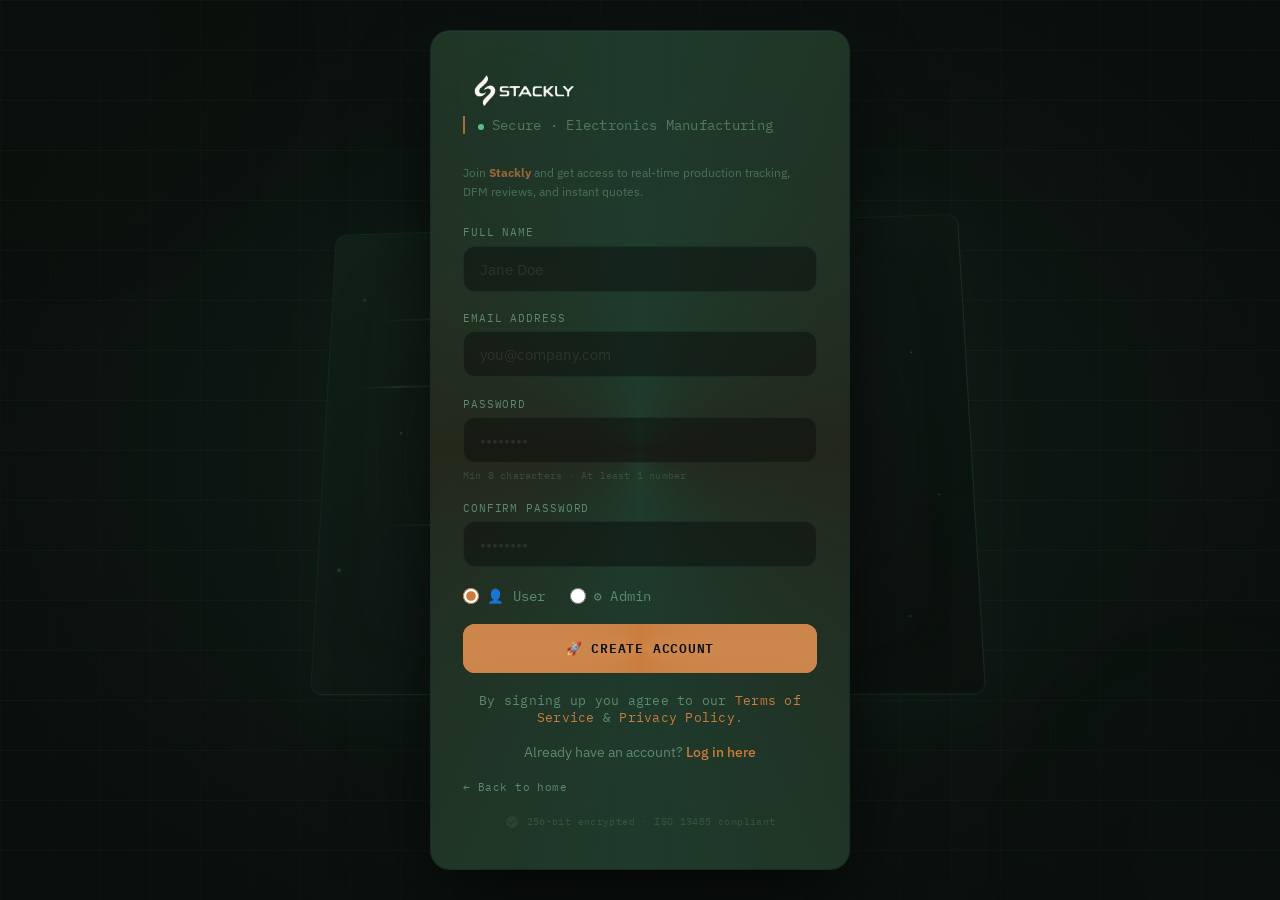
<file: signup.html>
<!DOCTYPE html>
<html lang="en">
<head>
  <meta charset="UTF-8">
  <meta name="viewport" content="width=device-width, initial-scale=1.0">
  <title>Sign Up · Stackly</title>
  <link rel="preconnect" href="https://fonts.googleapis.com">
  <link href="https://fonts.googleapis.com/css2?family=Space+Grotesk:wght@500;600;700&family=IBM+Plex+Sans:wght@400;500;600&family=IBM+Plex+Mono:wght@400;500&display=swap" rel="stylesheet">
  <style>
    * { margin:0; padding:0; box-sizing:border-box; }
    :root {
      --ink: #0A0F0D;
      --pine: #122019;
      --pine-soft: #18271F;
      --line-green: #5C8A6B;
      --signal-green: #6FE0A0;
      --copper: #C97C3D;
      --copper-bright: #E0A062;
      --cream: #ECE7D8;
      --font-display: 'Space Grotesk', sans-serif;
      --font-body: 'IBM Plex Sans', sans-serif;
      --font-mono: 'IBM Plex Mono', monospace;
      --radius: 20px;
      --ease-out: cubic-bezier(0.16,1,0.3,1);
    }
    body {
      background: var(--ink);
      color: var(--cream);
      font-family: var(--font-body);
      min-height: 100vh;
      display: flex;
      align-items: center;
      justify-content: center;
      padding: 1.5rem;
      overflow-y: auto;
      overflow-x: hidden;
      position: relative;
    }

    /* Custom Scrollbar */
    body::-webkit-scrollbar {
      width: 6px;
    }
    body::-webkit-scrollbar-track {
      background: var(--ink);
    }
    body::-webkit-scrollbar-thumb {
      background: var(--copper);
      border-radius: 3px;
    }
    body::-webkit-scrollbar-thumb:hover {
      background: var(--copper-bright);
    }

    /* ===== HOLOGRAPHIC MOTHERBOARD BACKGROUND ===== */
    .holographic-bg {
      position: fixed;
      inset: 0;
      z-index: 0;
      pointer-events: none;
      overflow: hidden;
      background: 
        radial-gradient(ellipse at 50% 50%, rgba(18, 32, 25, 0.8), var(--ink) 85%);
    }

    .holo-grid {
      position: absolute;
      inset: 0;
      background-image: 
        linear-gradient(rgba(111, 224, 160, 0.03) 1px, transparent 1px),
        linear-gradient(90deg, rgba(201, 124, 61, 0.02) 1px, transparent 1px);
      background-size: 50px 50px;
      animation: gridDrift 20s linear infinite;
    }

    @keyframes gridDrift {
      0% { transform: translate(0, 0); }
      100% { transform: translate(50px, 50px); }
    }

    /* ===== 3D FLOATING MOTHERBOARD ===== */
    .motherboard-3d {
      position: absolute;
      top: 50%;
      left: 50%;
      transform: translate(-50%, -50%) perspective(1200px) rotateX(12deg) rotateY(-5deg);
      width: 650px;
      height: 480px;
      animation: motherboardHover 6s ease-in-out infinite;
    }

    @keyframes motherboardHover {
      0%, 100% { transform: translate(-50%, -50%) perspective(1200px) rotateX(12deg) rotateY(-5deg) translateY(0); }
      50% { transform: translate(-50%, -50%) perspective(1200px) rotateX(12deg) rotateY(-5deg) translateY(-20px); }
    }

    .mb-base {
      position: absolute;
      inset: 0;
      border-radius: 12px;
      background: 
        linear-gradient(135deg, rgba(18, 32, 25, 0.85), rgba(10, 15, 13, 0.9));
      border: 1px solid rgba(111, 224, 160, 0.08);
      box-shadow: 
        0 0 80px rgba(111, 224, 160, 0.03),
        inset 0 0 100px rgba(111, 224, 160, 0.02);
    }

    /* Holographic Glow Ring */
    .holo-ring {
      position: absolute;
      top: 50%;
      left: 50%;
      transform: translate(-50%, -50%);
      width: 300px;
      height: 300px;
      border-radius: 50%;
      border: 1px solid rgba(111, 224, 160, 0.06);
      animation: ringPulse 4s ease-in-out infinite;
    }

    .holo-ring::before {
      content: '';
      position: absolute;
      inset: -20px;
      border-radius: 50%;
      border: 1px solid rgba(201, 124, 61, 0.04);
      animation: ringPulse 5s ease-in-out infinite 0.5s;
    }

    .holo-ring::after {
      content: '';
      position: absolute;
      inset: 20px;
      border-radius: 50%;
      border: 1px solid rgba(111, 224, 160, 0.03);
      animation: ringPulse 3.5s ease-in-out infinite 1s;
    }

    @keyframes ringPulse {
      0%, 100% { transform: translate(-50%, -50%) scale(0.95); opacity: 0.3; }
      50% { transform: translate(-50%, -50%) scale(1.05); opacity: 0.8; }
    }

    /* Projection Rings */
    .projection-ring {
      position: absolute;
      top: 50%;
      left: 50%;
      transform: translate(-50%, -50%);
      border-radius: 50%;
      border: 1px solid rgba(111, 224, 160, 0.04);
      animation: ringRotate 12s linear infinite;
    }

    .projection-ring--1 {
      width: 400px;
      height: 400px;
      border-color: rgba(111, 224, 160, 0.04);
      animation-duration: 14s;
    }

    .projection-ring--2 {
      width: 480px;
      height: 480px;
      border-color: rgba(201, 124, 61, 0.03);
      animation-duration: 18s;
      animation-direction: reverse;
    }

    .projection-ring--3 {
      width: 540px;
      height: 540px;
      border-color: rgba(111, 224, 160, 0.02);
      animation-duration: 22s;
    }

    @keyframes ringRotate {
      0% { transform: translate(-50%, -50%) rotate(0deg); }
      100% { transform: translate(-50%, -50%) rotate(360deg); }
    }

    /* PCB Traces */
    .holo-trace {
      position: absolute;
      background: linear-gradient(90deg, transparent, rgba(111, 224, 160, 0.12), rgba(201, 124, 61, 0.08), transparent);
      height: 2px;
      border-radius: 2px;
      animation: traceGlow 5s ease-in-out infinite;
    }

    .holo-trace--1 { top: 20%; left: 8%; width: 30%; animation-delay: 0s; }
    .holo-trace--2 { top: 35%; left: 5%; width: 20%; animation-delay: 0.6s; }
    .holo-trace--3 { top: 50%; left: 45%; width: 28%; animation-delay: 1.2s; }
    .holo-trace--4 { top: 65%; left: 10%; width: 35%; animation-delay: 1.8s; }
    .holo-trace--5 { top: 80%; left: 35%; width: 22%; animation-delay: 2.4s; }

    .holo-trace--v {
      width: 2px;
      height: 100px;
      background: linear-gradient(180deg, transparent, rgba(111, 224, 160, 0.10), rgba(201, 124, 61, 0.06), transparent);
    }
    .holo-trace--v1 { top: 15%; left: 25%; animation-delay: 0.3s; }
    .holo-trace--v2 { top: 25%; left: 55%; animation-delay: 0.9s; }
    .holo-trace--v3 { top: 50%; left: 20%; animation-delay: 1.5s; }
    .holo-trace--v4 { top: 45%; left: 70%; animation-delay: 2.1s; }

    @keyframes traceGlow {
      0%, 100% { opacity: 0.2; transform: scaleX(0.9); }
      50% { opacity: 0.8; transform: scaleX(1); }
    }

    /* ===== ROTATING CHIP CORES ===== */
    .chip-core {
      position: absolute;
      top: 50%;
      left: 50%;
      transform: translate(-50%, -50%);
      width: 70px;
      height: 70px;
    }

    .chip-core__outer {
      position: absolute;
      inset: 0;
      border-radius: 6px;
      border: 1px solid rgba(111, 224, 160, 0.15);
      background: radial-gradient(circle at 50% 50%, rgba(111, 224, 160, 0.08), transparent 70%);
      animation: coreRotate 8s linear infinite;
      box-shadow: 0 0 40px rgba(111, 224, 160, 0.05);
    }

    .chip-core__inner {
      position: absolute;
      top: 50%;
      left: 50%;
      transform: translate(-50%, -50%);
      width: 45px;
      height: 45px;
      border-radius: 4px;
      border: 1px solid rgba(201, 124, 61, 0.10);
      background: radial-gradient(circle at 50% 50%, rgba(201, 124, 61, 0.06), transparent 70%);
      animation: coreRotate 6s linear infinite reverse;
    }

    .chip-core__center {
      position: absolute;
      top: 50%;
      left: 50%;
      transform: translate(-50%, -50%);
      width: 25px;
      height: 25px;
      border-radius: 2px;
      background: radial-gradient(circle at 50% 50%, rgba(111, 224, 160, 0.15), rgba(201, 124, 61, 0.05));
      animation: corePulse 2s ease-in-out infinite;
    }

    @keyframes coreRotate {
      0% { transform: rotate(0deg); }
      100% { transform: rotate(360deg); }
    }

    @keyframes corePulse {
      0%, 100% { transform: translate(-50%, -50%) scale(1); opacity: 0.6; }
      50% { transform: translate(-50%, -50%) scale(1.3); opacity: 1; }
    }

    .chip-pins {
      position: absolute;
      top: 50%;
      left: 50%;
      transform: translate(-50%, -50%);
      width: 85px;
      height: 85px;
    }
    .chip-pins span {
      position: absolute;
      width: 2px;
      height: 7px;
      background: rgba(111, 224, 160, 0.06);
      border-radius: 1px;
    }
    .chip-pins span:nth-child(1) { top: -12px; left: 15px; }
    .chip-pins span:nth-child(2) { top: -12px; left: 35px; }
    .chip-pins span:nth-child(3) { top: -12px; left: 55px; }
    .chip-pins span:nth-child(4) { bottom: -12px; left: 15px; }
    .chip-pins span:nth-child(5) { bottom: -12px; left: 35px; }
    .chip-pins span:nth-child(6) { bottom: -12px; left: 55px; }
    .chip-pins span:nth-child(7) { left: -12px; top: 15px; height: 2px; width: 7px; }
    .chip-pins span:nth-child(8) { left: -12px; top: 35px; height: 2px; width: 7px; }
    .chip-pins span:nth-child(9) { left: -12px; top: 55px; height: 2px; width: 7px; }
    .chip-pins span:nth-child(10) { right: -12px; top: 15px; height: 2px; width: 7px; }
    .chip-pins span:nth-child(11) { right: -12px; top: 35px; height: 2px; width: 7px; }
    .chip-pins span:nth-child(12) { right: -12px; top: 55px; height: 2px; width: 7px; }

    /* ===== GLOWING COMPONENTS ===== */
    .glow-component {
      position: absolute;
      opacity: 0.06;
      animation: componentFloat 8s ease-in-out infinite;
    }

    .ic-glow {
      width: 35px;
      height: 35px;
      border: 1px solid rgba(111, 224, 160, 0.06);
      border-radius: 3px;
      background: rgba(111, 224, 160, 0.02);
      box-shadow: 0 0 20px rgba(111, 224, 160, 0.02);
    }
    .ic-glow--1 { top: 18%; left: 12%; animation-delay: 0s; }
    .ic-glow--2 { top: 55%; right: 10%; animation-delay: 1.5s; }
    .ic-glow--3 { bottom: 12%; left: 25%; animation-delay: 3s; }

    .ic-glow::before {
      content: '';
      position: absolute;
      top: 50%;
      left: 50%;
      transform: translate(-50%, -50%);
      width: 18px;
      height: 18px;
      border: 1px solid rgba(201, 124, 61, 0.04);
      border-radius: 1px;
    }

    .res-glow {
      width: 20px;
      height: 6px;
      border-radius: 1px;
      background: rgba(201, 124, 61, 0.04);
      border: 1px solid rgba(201, 124, 61, 0.03);
      box-shadow: 0 0 15px rgba(201, 124, 61, 0.02);
    }
    .res-glow--1 { top: 28%; left: 40%; animation-delay: 0.5s; }
    .res-glow--2 { top: 68%; left: 30%; animation-delay: 2s; }
    .res-glow--3 { top: 38%; right: 22%; animation-delay: 3.5s; }

    .cap-glow {
      width: 7px;
      height: 11px;
      border-radius: 1px;
      background: rgba(111, 224, 160, 0.03);
      border: 1px solid rgba(111, 224, 160, 0.02);
      box-shadow: 0 0 15px rgba(111, 224, 160, 0.02);
    }
    .cap-glow--1 { top: 22%; left: 60%; animation-delay: 1s; }
    .cap-glow--2 { top: 50%; left: 8%; animation-delay: 2.5s; }
    .cap-glow--3 { bottom: 18%; right: 22%; animation-delay: 4s; }

    @keyframes componentFloat {
      0%, 100% { transform: translateY(0); opacity: 0.04; }
      50% { transform: translateY(-8px); opacity: 0.12; }
    }

    /* ===== FLOATING PARTICLES ===== */
    .holo-particle {
      position: absolute;
      border-radius: 50%;
      background: radial-gradient(circle, rgba(111, 224, 160, 0.3), transparent 70%);
      animation: particleDrift 10s ease-in-out infinite;
    }
    .holo-particle--1 { width: 4px; height: 4px; top: 15%; left: 5%; animation-delay: 0s; }
    .holo-particle--2 { width: 3px; height: 3px; top: 30%; right: 8%; animation-delay: 0.8s; }
    .holo-particle--3 { width: 5px; height: 5px; bottom: 25%; left: 3%; animation-delay: 1.6s; }
    .holo-particle--4 { width: 3px; height: 3px; top: 60%; right: 5%; animation-delay: 2.4s; }
    .holo-particle--5 { width: 4px; height: 4px; top: 45%; left: 12%; animation-delay: 0.4s; }
    .holo-particle--6 { width: 3px; height: 3px; bottom: 15%; right: 10%; animation-delay: 1.2s; }

    @keyframes particleDrift {
      0%, 100% { transform: translate(0, 0) scale(1); opacity: 0.1; }
      25% { transform: translate(30px, -20px) scale(1.5); opacity: 0.5; }
      50% { transform: translate(-10px, -30px) scale(0.8); opacity: 0.2; }
      75% { transform: translate(20px, -10px) scale(1.2); opacity: 0.4; }
    }

    /* ===== GLOW ORBS ===== */
    .glow-orb {
      position: fixed;
      border-radius: 50%;
      filter: blur(120px);
      z-index: 0;
      pointer-events: none;
      animation: orbFloat 15s ease-in-out infinite;
    }

    .glow-orb--1 {
      width: 400px;
      height: 400px;
      top: -150px;
      left: -150px;
      background: radial-gradient(circle, rgba(201, 124, 61, 0.03), transparent 70%);
      animation-delay: 0s;
    }

    .glow-orb--2 {
      width: 350px;
      height: 350px;
      bottom: -120px;
      right: -120px;
      background: radial-gradient(circle, rgba(111, 224, 160, 0.03), transparent 70%);
      animation-delay: 7s;
    }

    @keyframes orbFloat {
      0%, 100% { transform: translate(0, 0) scale(1); }
      50% { transform: translate(-40px, 30px) scale(1.1); }
    }

    /* ===== SIGNUP CARD ===== */
    .signup-card {
      position: relative;
      z-index: 1;
      background: rgba(18, 32, 25, 0.85);
      backdrop-filter: blur(30px);
      -webkit-backdrop-filter: blur(30px);
      border: 1px solid rgba(111, 224, 160, 0.08);
      border-radius: 20px;
      padding: 2.5rem 2rem;
      max-width: 420px;
      width: 100%;
      box-shadow: 
        0 30px 80px -20px rgba(0, 0, 0, 0.9),
        0 0 80px rgba(111, 224, 160, 0.02),
        inset 0 1px 0 rgba(111, 224, 160, 0.03);
      animation: cardSlideUp 0.8s var(--ease-out);
      overflow: hidden;
    }

    .signup-card::before {
      content: '';
      position: absolute;
      inset: -2px;
      border-radius: 22px;
      padding: 2px;
      background: conic-gradient(
        from 0deg,
        rgba(111, 224, 160, 0.15),
        rgba(201, 124, 61, 0.10),
        rgba(111, 224, 160, 0.15),
        rgba(201, 124, 61, 0.10),
        rgba(111, 224, 160, 0.15)
      );
      -webkit-mask-: linear-gradient(#fff 0 0) content-box, linear-gradient(#fff 0 0);
      -webkit-mask-composite: xor;
      mask-composite: exclude;
      animation: borderRotate 12s linear infinite;
      pointer-events: none;
    }

    @keyframes borderRotate {
      0% { transform: rotate(0deg); }
      100% { transform: rotate(360deg); }
    }

    @keyframes cardSlideUp {
      from { opacity: 0; transform: translateY(40px) scale(0.96); }
      to { opacity: 1; transform: translateY(0) scale(1); }
    }

    .signup-card > * {
      position: relative;
      z-index: 1;
    }

    .logo {
      display: flex;
      align-items: center;
      gap: 0.6rem;
      font-family: var(--font-display);
      font-weight: 700;
      font-size: 1.5rem;
      margin-bottom: 0.3rem;
    }

    .logo img {
      height: 40px;
      width: auto;
      filter: drop-shadow(0 0 30px rgba(111, 224, 160, 0.08));
    }

    .sub {
      color: var(--line-green);
      font-size: 0.85rem;
      margin-bottom: 1.8rem;
      border-left: 2px solid var(--copper);
      padding-left: 0.8rem;
      opacity: 0.8;
      font-family: var(--font-mono);
      letter-spacing: 0.02em;
    }

    .sub .status-dot {
      display: inline-block;
      width: 6px;
      height: 6px;
      border-radius: 50%;
      background: var(--signal-green);
      margin-right: 0.5rem;
      animation: dotPulse 2s ease-in-out infinite;
      box-shadow: 0 0 20px rgba(111, 224, 160, 0.2);
    }

    @keyframes dotPulse {
      0%, 100% { opacity: 1; transform: scale(1); }
      50% { opacity: 0.2; transform: scale(0.6); }
    }

    .welcome-text {
      font-size: 0.75rem;
      color: var(--line-green);
      margin-bottom: 1.5rem;
      line-height: 1.6;
      opacity: 0.7;
    }

    .welcome-text strong {
      color: var(--copper);
      opacity: 1;
    }

    .form-group {
      margin-bottom: 1.2rem;
    }

    .form-group label {
      display: block;
      font-family: var(--font-mono);
      font-size: 0.7rem;
      text-transform: uppercase;
      letter-spacing: 0.08em;
      color: var(--line-green);
      margin-bottom: 0.4rem;
    }

    .form-group input {
      width: 100%;
      background: rgba(10, 15, 13, 0.5);
      border: 1px solid rgba(111, 224, 160, 0.08);
      padding: 0.75rem 1rem;
      border-radius: 12px;
      color: var(--cream);
      font-family: var(--font-body);
      font-size: 0.95rem;
      transition: all 0.4s ease;
      outline: none;
    }

    .form-group input:focus {
      border-color: var(--signal-green);
      box-shadow: 0 0 40px rgba(111, 224, 160, 0.05), 0 0 80px rgba(111, 224, 160, 0.02);
      background: rgba(10, 15, 13, 0.6);
    }

    .form-group input::placeholder {
      color: rgba(236, 231, 216, 0.1);
    }

    .form-group input.error {
      border-color: #E06A6A;
      box-shadow: 0 0 30px rgba(224, 106, 106, 0.1);
    }

    .form-group .error-message {
      display: none;
      font-size: 0.65rem;
      color: #E06A6A;
      font-family: var(--font-mono);
      margin-top: 0.3rem;
      letter-spacing: 0.02em;
    }

    .form-group .error-message.show {
      display: block;
    }

    .password-hint {
      font-size: 0.65rem;
      color: var(--line-green);
      opacity: 0.35;
      margin-top: 0.3rem;
      font-family: var(--font-mono);
      letter-spacing: 0.02em;
    }

    .role-selector {
      display: flex;
      gap: 1.5rem;
      margin: 0.8rem 0 1.2rem;
    }

    .role-selector label {
      display: flex;
      align-items: center;
      gap: 0.5rem;
      font-size: 0.85rem;
      cursor: pointer;
      color: var(--line-green);
      transition: color 0.3s;
      font-family: var(--font-mono);
      letter-spacing: 0.02em;
    }

    .role-selector label:hover {
      color: var(--cream);
    }

    .role-selector input[type="radio"] {
      accent-color: var(--copper);
      width: 16px;
      height: 16px;
      cursor: pointer;
    }

    .btn-primary {
      width: 100%;
      background: var(--copper);
      color: var(--ink);
      border: none;
      padding: 0.85rem;
      font-family: var(--font-mono);
      font-weight: 600;
      text-transform: uppercase;
      letter-spacing: 0.06em;
      font-size: 0.8rem;
      border-radius: 12px;
      cursor: pointer;
      transition: all 0.4s ease;
      position: relative;
      overflow: hidden;
    }

    .btn-primary::before {
      content: '';
      position: absolute;
      top: -50%;
      left: -50%;
      width: 200%;
      height: 200%;
      background: conic-gradient(from 0deg, transparent, rgba(255, 255, 255, 0.08), transparent, rgba(255, 255, 255, 0.08), transparent);
      animation: rotateBtn 12s linear infinite;
    }

    @keyframes rotateBtn {
      0% { transform: rotate(0deg); }
      100% { transform: rotate(360deg); }
    }

    .btn-primary span {
      position: relative;
      z-index: 1;
    }

    .btn-primary:hover {
      background: var(--copper-bright);
      transform: translateY(-3px);
      box-shadow: 0 10px 50px -8px rgba(201, 124, 61, 0.3);
    }

    .btn-primary::after {
      content: '';
      position: absolute;
      inset: -2px;
      border-radius: 14px;
      background: var(--copper);
      z-index: -1;
      animation: btnPulse 2.5s ease-in-out infinite;
    }

    @keyframes btnPulse {
      0%, 100% { opacity: 0.15; transform: scale(1); }
      50% { opacity: 0.5; transform: scale(1.04); }
    }

    .form-footer {
      margin-top: 1.2rem;
      text-align: center;
      font-size: 0.8rem;
      color: var(--line-green);
      font-family: var(--font-mono);
      letter-spacing: 0.02em;
    }

    .form-footer a {
      color: var(--copper);
      text-decoration: none;
      transition: color 0.3s;
    }

    .form-footer a:hover {
      color: var(--copper-bright);
      text-decoration: underline;
    }

    .login-link {
      margin-top: 1rem;
      text-align: center;
      font-size: 0.9rem;
      color: var(--line-green);
    }

    .login-link a {
      color: var(--copper);
      font-weight: 500;
      text-decoration: none;
      transition: color 0.3s;
    }

    .login-link a:hover {
      color: var(--copper-bright);
      text-decoration: underline;
    }

    .back-link {
      display: inline-block;
      margin-top: 1.2rem;
      font-family: var(--font-mono);
      font-size: 0.7rem;
      color: var(--line-green);
      text-decoration: none;
      transition: color 0.3s;
      letter-spacing: 0.04em;
    }

    .back-link:hover {
      color: var(--copper);
    }

    .secure-badge {
      display: flex;
      align-items: center;
      justify-content: center;
      gap: 0.5rem;
      margin-top: 1.2rem;
      font-family: var(--font-mono);
      font-size: 0.6rem;
      color: var(--line-green);
      opacity: 0.35;
      letter-spacing: 0.04em;
    }

    .secure-badge svg {
      width: 14px;
      height: 14px;
      fill: var(--line-green);
      opacity: 0.5;
    }

    @media (max-width: 480px) {
      body { padding: 1rem; }
      .signup-card { padding: 1.8rem 1.2rem; }
      .motherboard-3d { width: 350px; height: 280px; }
      .chip-core { width: 50px; height: 50px; }
      .chip-core__inner { width: 32px; height: 32px; }
      .chip-core__center { width: 18px; height: 18px; }
      .chip-pins { width: 60px; height: 60px; }
      .holo-ring { width: 180px; height: 180px; }
      .projection-ring--1 { width: 240px; height: 240px; }
      .projection-ring--2 { width: 290px; height: 290px; }
      .projection-ring--3 { width: 330px; height: 330px; }
      .holo-trace { display: none; }
      .holo-trace--v { display: none; }
      .glow-component { display: none; }
      .holo-particle { display: none; }
      .glow-orb--1, .glow-orb--2 { width: 200px; height: 200px; }
      .logo { font-size: 1.2rem; }
      .role-selector { gap: 1rem; flex-wrap: wrap; }
    }

    @media (max-width: 768px) {
      .motherboard-3d { width: 450px; height: 350px; }
      .chip-core { width: 60px; height: 60px; }
      .chip-core__inner { width: 38px; height: 38px; }
      .chip-core__center { width: 22px; height: 22px; }
      .holo-ring { width: 220px; height: 220px; }
      .projection-ring--1 { width: 280px; height: 280px; }
      .projection-ring--2 { width: 340px; height: 340px; }
      .projection-ring--3 { width: 390px; height: 390px; }
    }
  </style>
</head>
<body>

  <!-- ===== HOLOGRAPHIC MOTHERBOARD BACKGROUND ===== -->
  <div class="holographic-bg" aria-hidden="true">
    <div class="holo-grid"></div>

    <div class="motherboard-3d">
      <div class="mb-base"></div>

      <div class="holo-ring"></div>

      <div class="projection-ring projection-ring--1"></div>
      <div class="projection-ring projection-ring--2"></div>
      <div class="projection-ring projection-ring--3"></div>

      <div class="holo-trace holo-trace--1"></div>
      <div class="holo-trace holo-trace--2"></div>
      <div class="holo-trace holo-trace--3"></div>
      <div class="holo-trace holo-trace--4"></div>
      <div class="holo-trace holo-trace--5"></div>
      <div class="holo-trace holo-trace--v holo-trace--v1"></div>
      <div class="holo-trace holo-trace--v holo-trace--v2"></div>
      <div class="holo-trace holo-trace--v holo-trace--v3"></div>
      <div class="holo-trace holo-trace--v holo-trace--v4"></div>

      <div class="chip-core">
        <div class="chip-core__outer"></div>
        <div class="chip-core__inner"></div>
        <div class="chip-core__center"></div>
        <div class="chip-pins">
          <span></span><span></span><span></span>
          <span></span><span></span><span></span>
          <span></span><span></span><span></span>
          <span></span><span></span><span></span>
        </div>
      </div>

      <div class="glow-component ic-glow ic-glow--1"></div>
      <div class="glow-component ic-glow ic-glow--2"></div>
      <div class="glow-component ic-glow ic-glow--3"></div>
      <div class="glow-component res-glow res-glow--1"></div>
      <div class="glow-component res-glow res-glow--2"></div>
      <div class="glow-component res-glow res-glow--3"></div>
      <div class="glow-component cap-glow cap-glow--1"></div>
      <div class="glow-component cap-glow cap-glow--2"></div>
      <div class="glow-component cap-glow cap-glow--3"></div>

      <div class="holo-particle holo-particle--1"></div>
      <div class="holo-particle holo-particle--2"></div>
      <div class="holo-particle holo-particle--3"></div>
      <div class="holo-particle holo-particle--4"></div>
      <div class="holo-particle holo-particle--5"></div>
      <div class="holo-particle holo-particle--6"></div>
    </div>
  </div>

  <!-- Glow Orbs -->
  <div class="glow-orb glow-orb--1"></div>
  <div class="glow-orb glow-orb--2"></div>

  <!-- ===== SIGNUP CARD ===== -->
  <div class="signup-card">
    <div class="logo">
      <img src="logo.webp" alt="Stackly Logo">
    </div>
    <p class="sub"><span class="status-dot"></span>Secure · Electronics Manufacturing</p>

    <div class="welcome-text">
      Join <strong>Stackly</strong> and get access to real-time production tracking, DFM reviews, and instant quotes.
    </div>

    <form id="signupForm" novalidate>
      <div class="form-group">
        <label>Full Name</label>
        <input type="text" id="signupName" placeholder="Jane Doe" required>
        <div class="error-message" id="nameError">Please enter your full name</div>
      </div>
      <div class="form-group">
        <label>Email Address</label>
        <input type="email" id="signupEmail" placeholder="you@company.com" required>
        <div class="error-message" id="emailError">Please enter a valid email address (e.g., name@domain.com)</div>
      </div>
      <div class="form-group">
        <label>Password</label>
        <input type="password" id="signupPassword" placeholder="••••••••" required>
        <div class="password-hint">Min 8 characters · At least 1 number</div>
        <div class="error-message" id="passwordError">Password must be at least 8 characters</div>
      </div>
      <div class="form-group">
        <label>Confirm Password</label>
        <input type="password" id="signupConfirm" placeholder="••••••••" required>
        <div class="error-message" id="confirmError">Passwords do not match</div>
      </div>
      <div class="role-selector">
        <label><input type="radio" name="signupRole" value="user" checked> <span>👤 User</span></label>
        <label><input type="radio" name="signupRole" value="admin"> <span>⚙️ Admin</span></label>
      </div>
      <button type="submit" class="btn-primary"><span>🚀 Create Account</span></button>
      <div class="form-footer">By signing up you agree to our <a href="404.html">Terms of Service</a> &amp; <a href="404.html">Privacy Policy</a>.</div>
    </form>

    <div class="login-link">Already have an account? <a href="login.html">Log in here</a></div>
    <a href="index.html" class="back-link">← Back to home</a>

    <div class="secure-badge">
      <svg viewBox="0 0 24 24"><path d="M12 2C6.48 2 2 6.48 2 12s4.48 10 10 10 10-4.48 10-10S17.52 2 12 2zm-2 15l-5-5 1.41-1.41L10 14.17l7.59-7.59L19 8l-9 9z"/></svg>
      <span>256-bit encrypted · ISO 13485 compliant</span>
    </div>
  </div>

  <script>
    document.getElementById('signupForm').addEventListener('submit', function(e) {
      e.preventDefault();
      
      let isValid = true;
      
      // Get elements
      const nameInput = document.getElementById('signupName');
      const emailInput = document.getElementById('signupEmail');
      const passwordInput = document.getElementById('signupPassword');
      const confirmInput = document.getElementById('signupConfirm');
      
      const nameError = document.getElementById('nameError');
      const emailError = document.getElementById('emailError');
      const passwordError = document.getElementById('passwordError');
      const confirmError = document.getElementById('confirmError');
      
      // Reset errors
      [nameInput, emailInput, passwordInput, confirmInput].forEach(el => el.classList.remove('error'));
      [nameError, emailError, passwordError, confirmError].forEach(el => el.classList.remove('show'));
      
      // Validate name
      if (nameInput.value.trim() === '') {
        nameInput.classList.add('error');
        nameError.classList.add('show');
        isValid = false;
      }
      
      // Validate email
      const emailRegex = /^[^\s@]+@[^\s@]+\.[^\s@]+$/;
      if (!emailRegex.test(emailInput.value.trim())) {
        emailInput.classList.add('error');
        emailError.classList.add('show');
        isValid = false;
      }
      
      // Validate password
      if (passwordInput.value.length < 8) {
        passwordInput.classList.add('error');
        passwordError.classList.add('show');
        isValid = false;
      }
      
      // Validate confirm password
      if (passwordInput.value !== confirmInput.value || confirmInput.value === '') {
        confirmInput.classList.add('error');
        confirmError.classList.add('show');
        isValid = false;
      }
      
      if (!isValid) {
        return;
      }

      // If valid, proceed with signup
      const name = nameInput.value;
      const email = emailInput.value.trim();
      localStorage.setItem('stacklyUserName', name);
      localStorage.setItem('stacklyUserEmail', email);

      const role = document.querySelector('input[name="signupRole"]:checked').value;
      localStorage.setItem('stacklyUserRole', role);
      window.location.href = 'login.html';
    });
  </script>
</body>
</html>
</file>
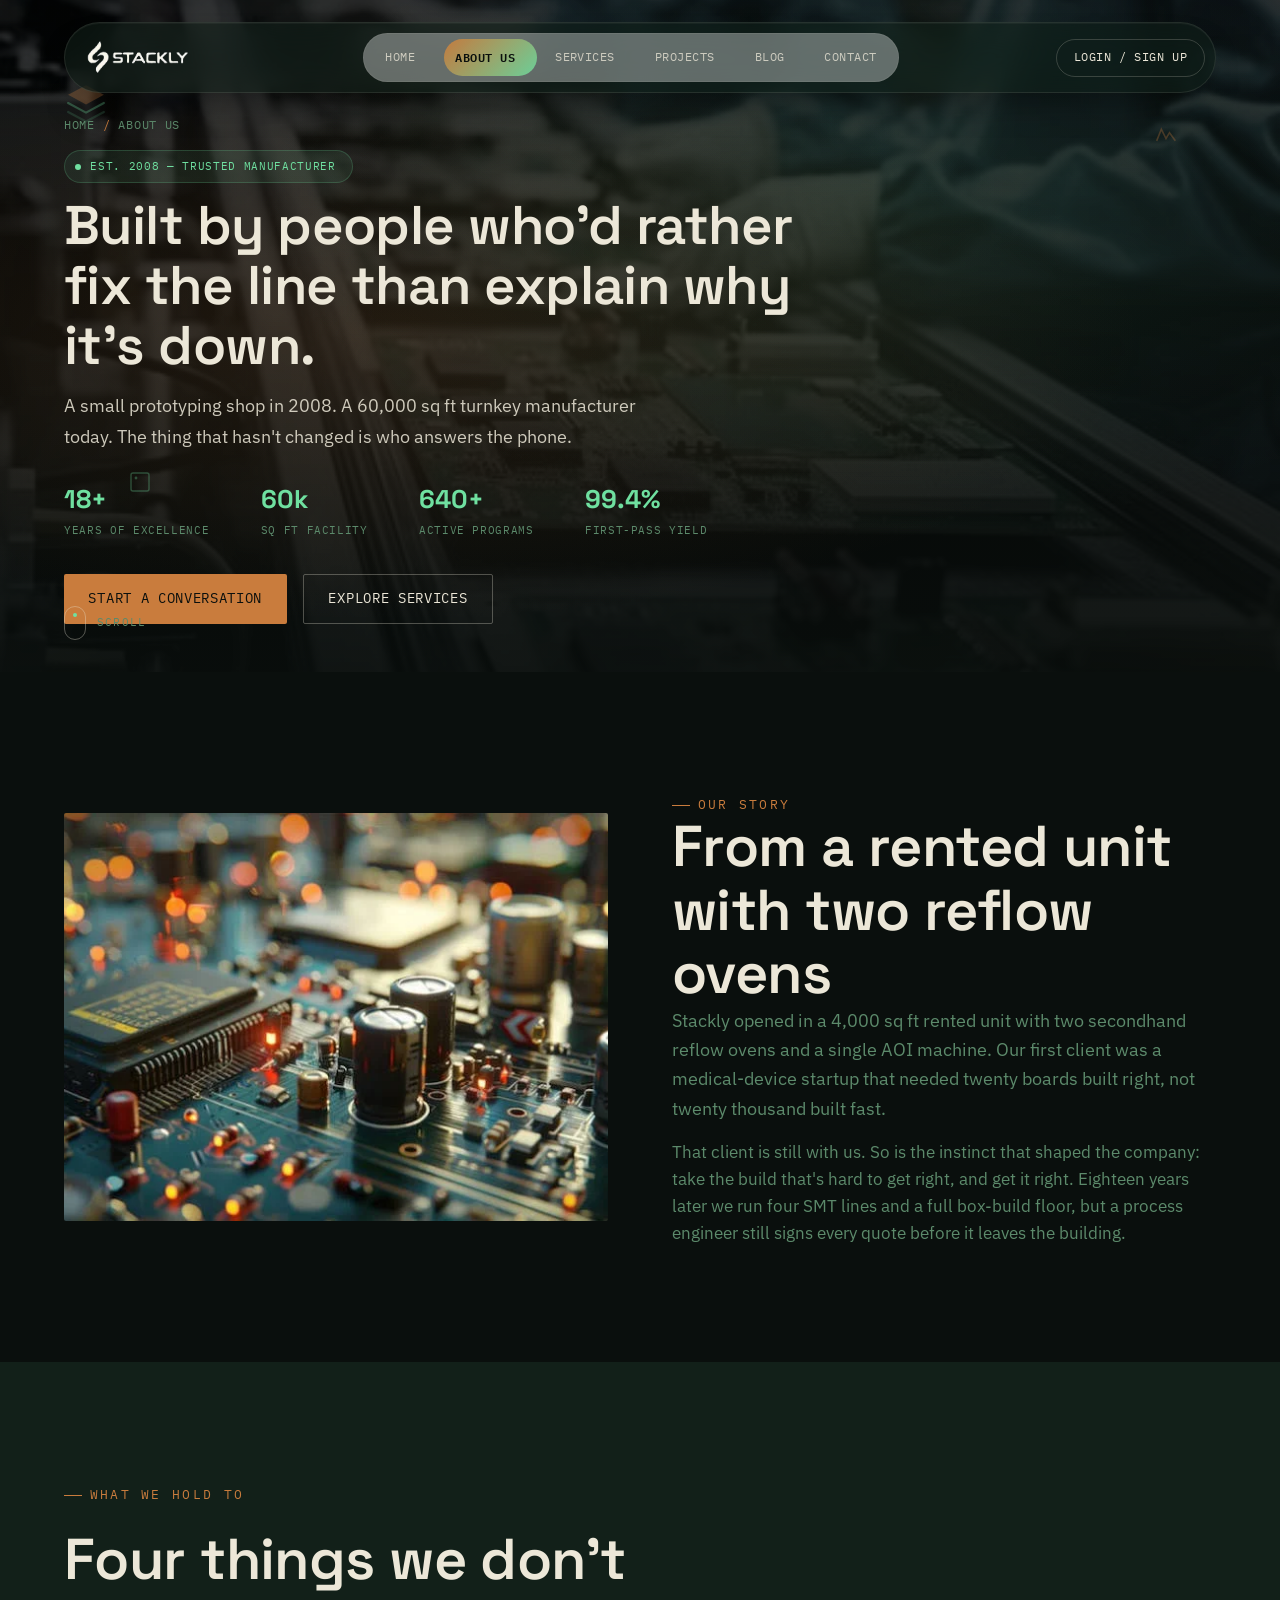
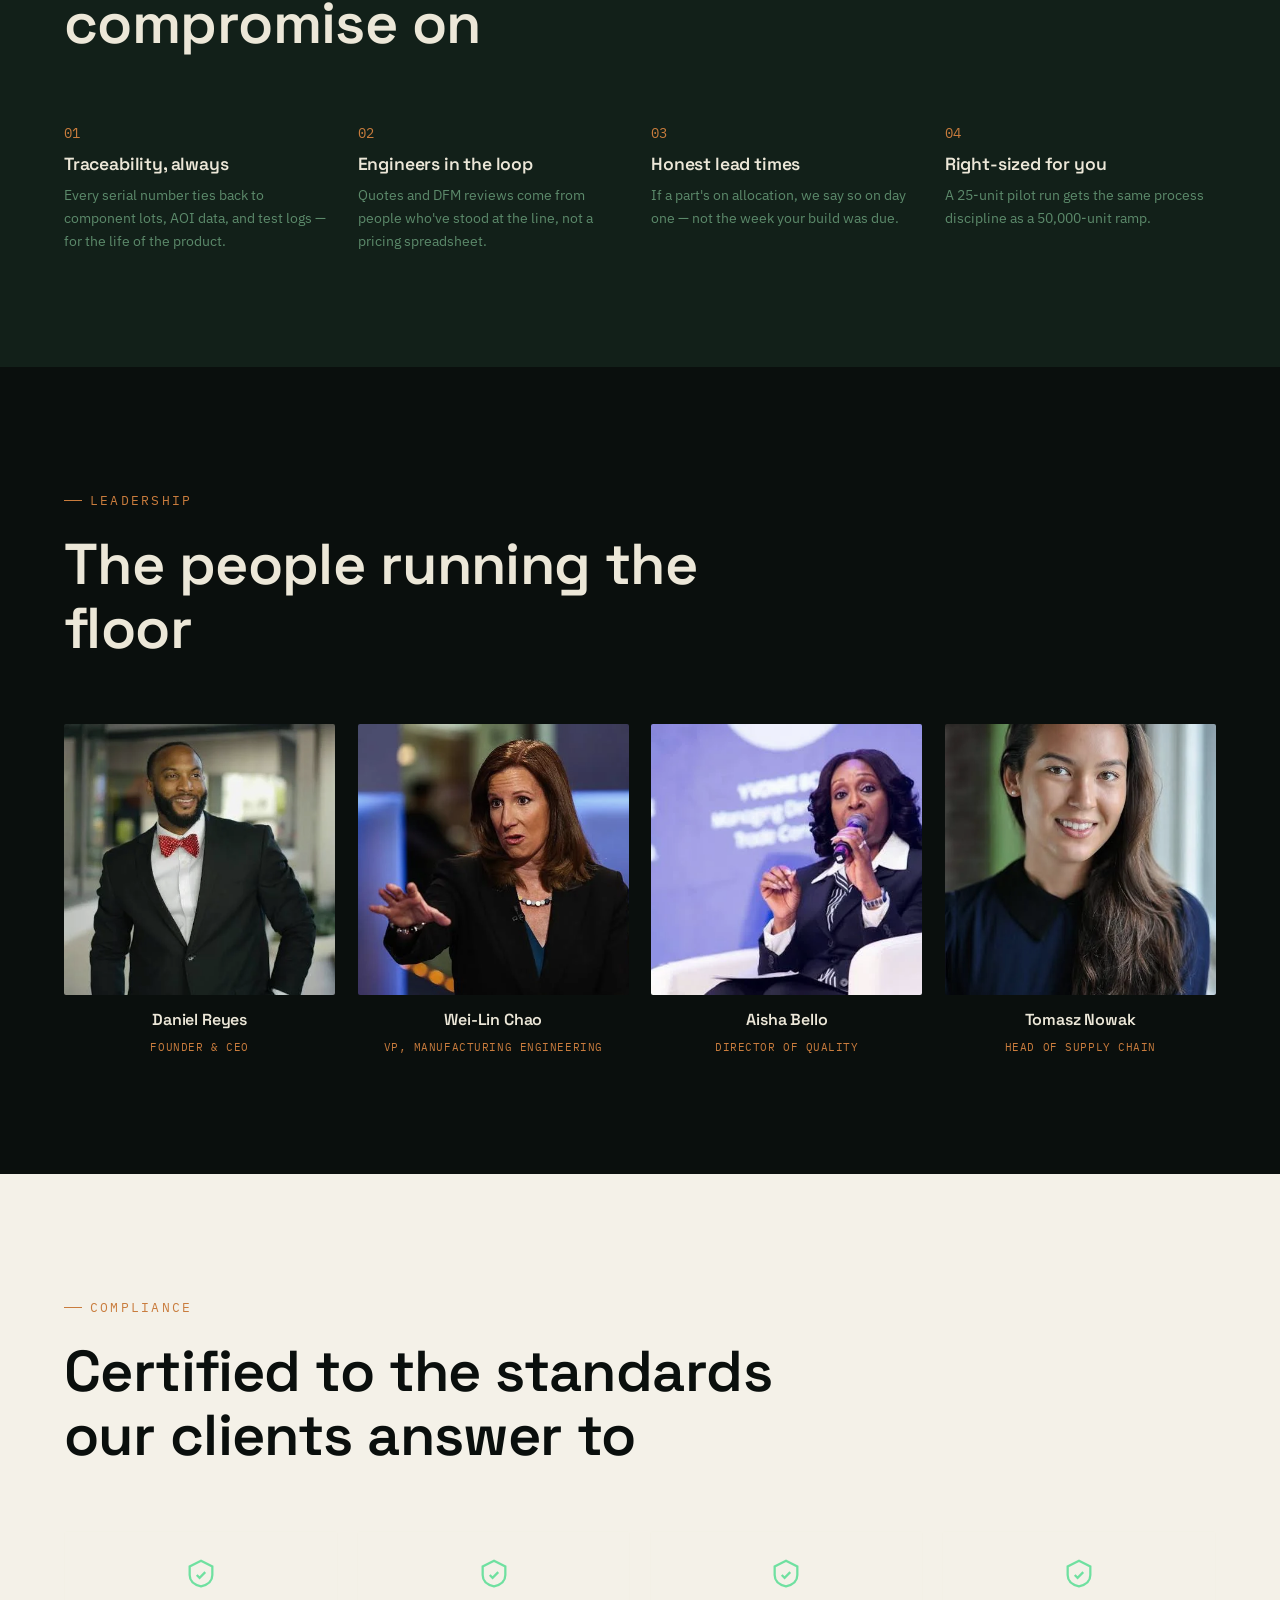
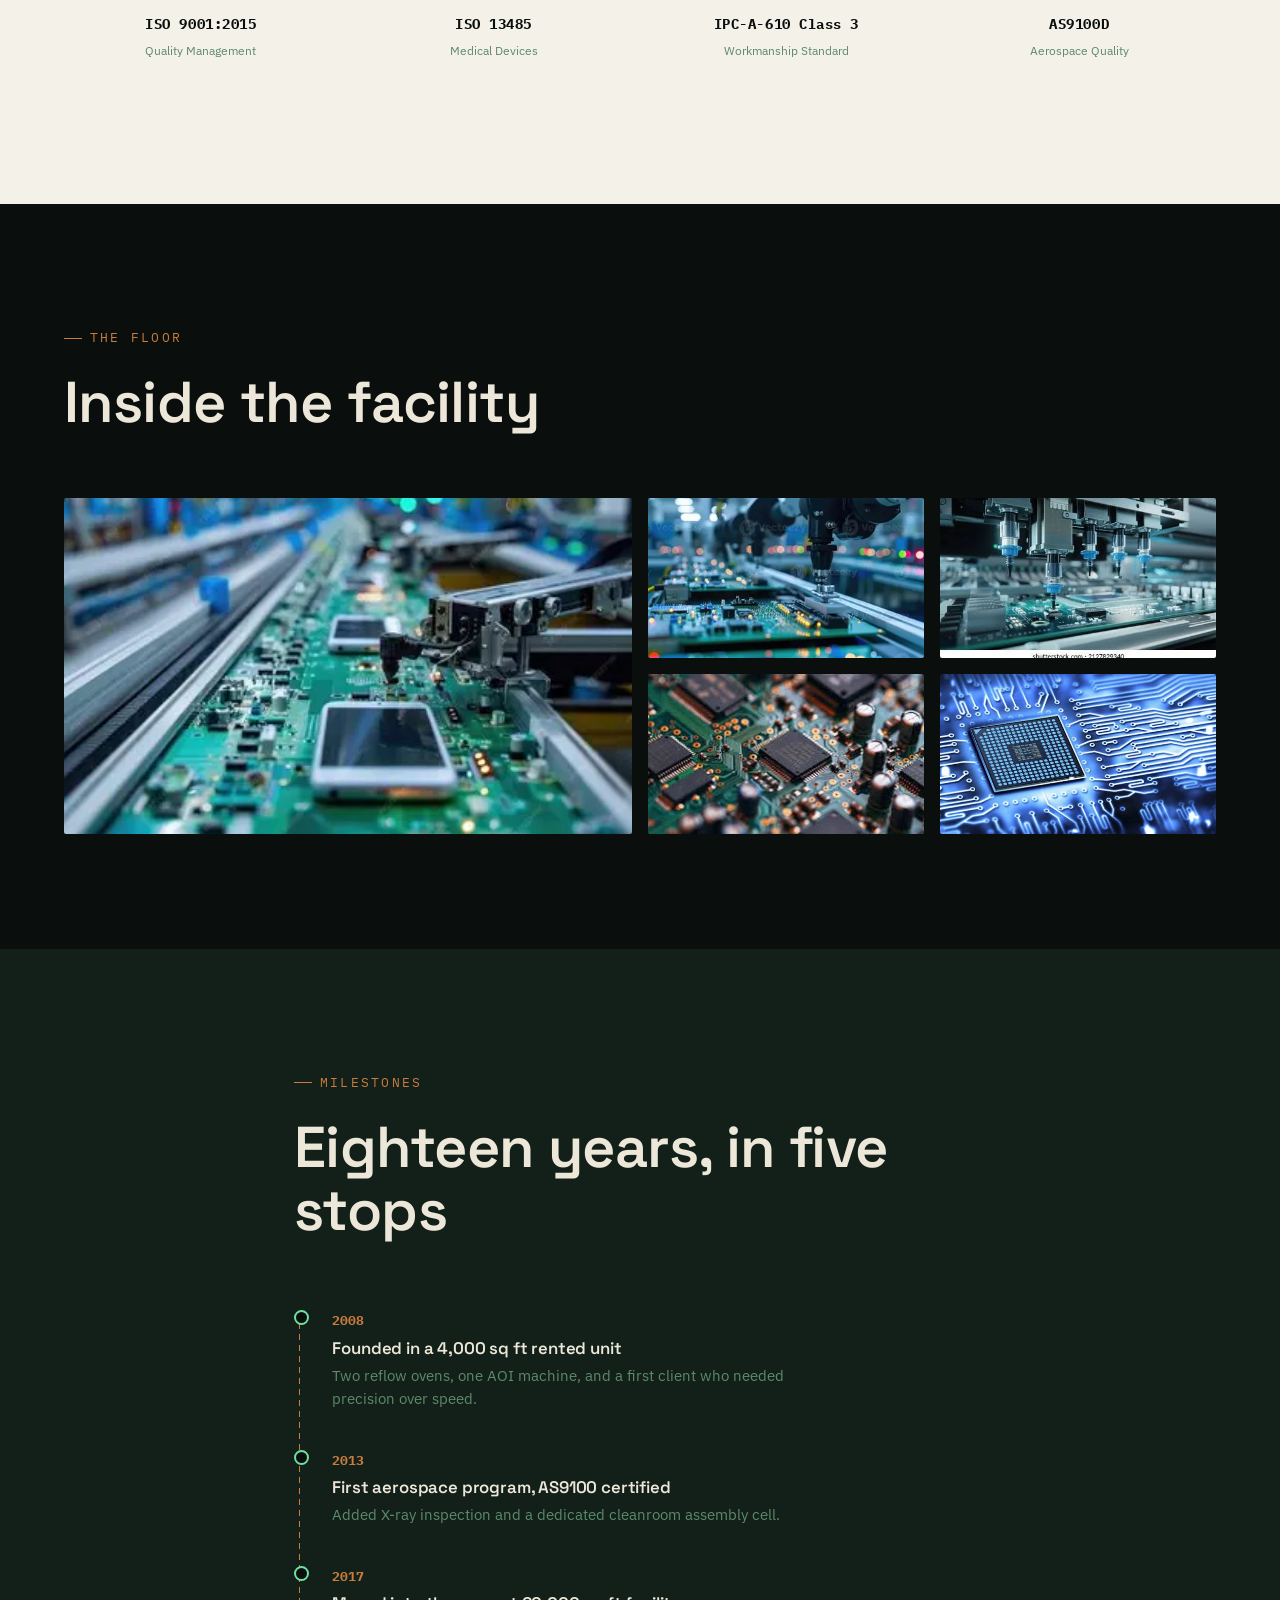
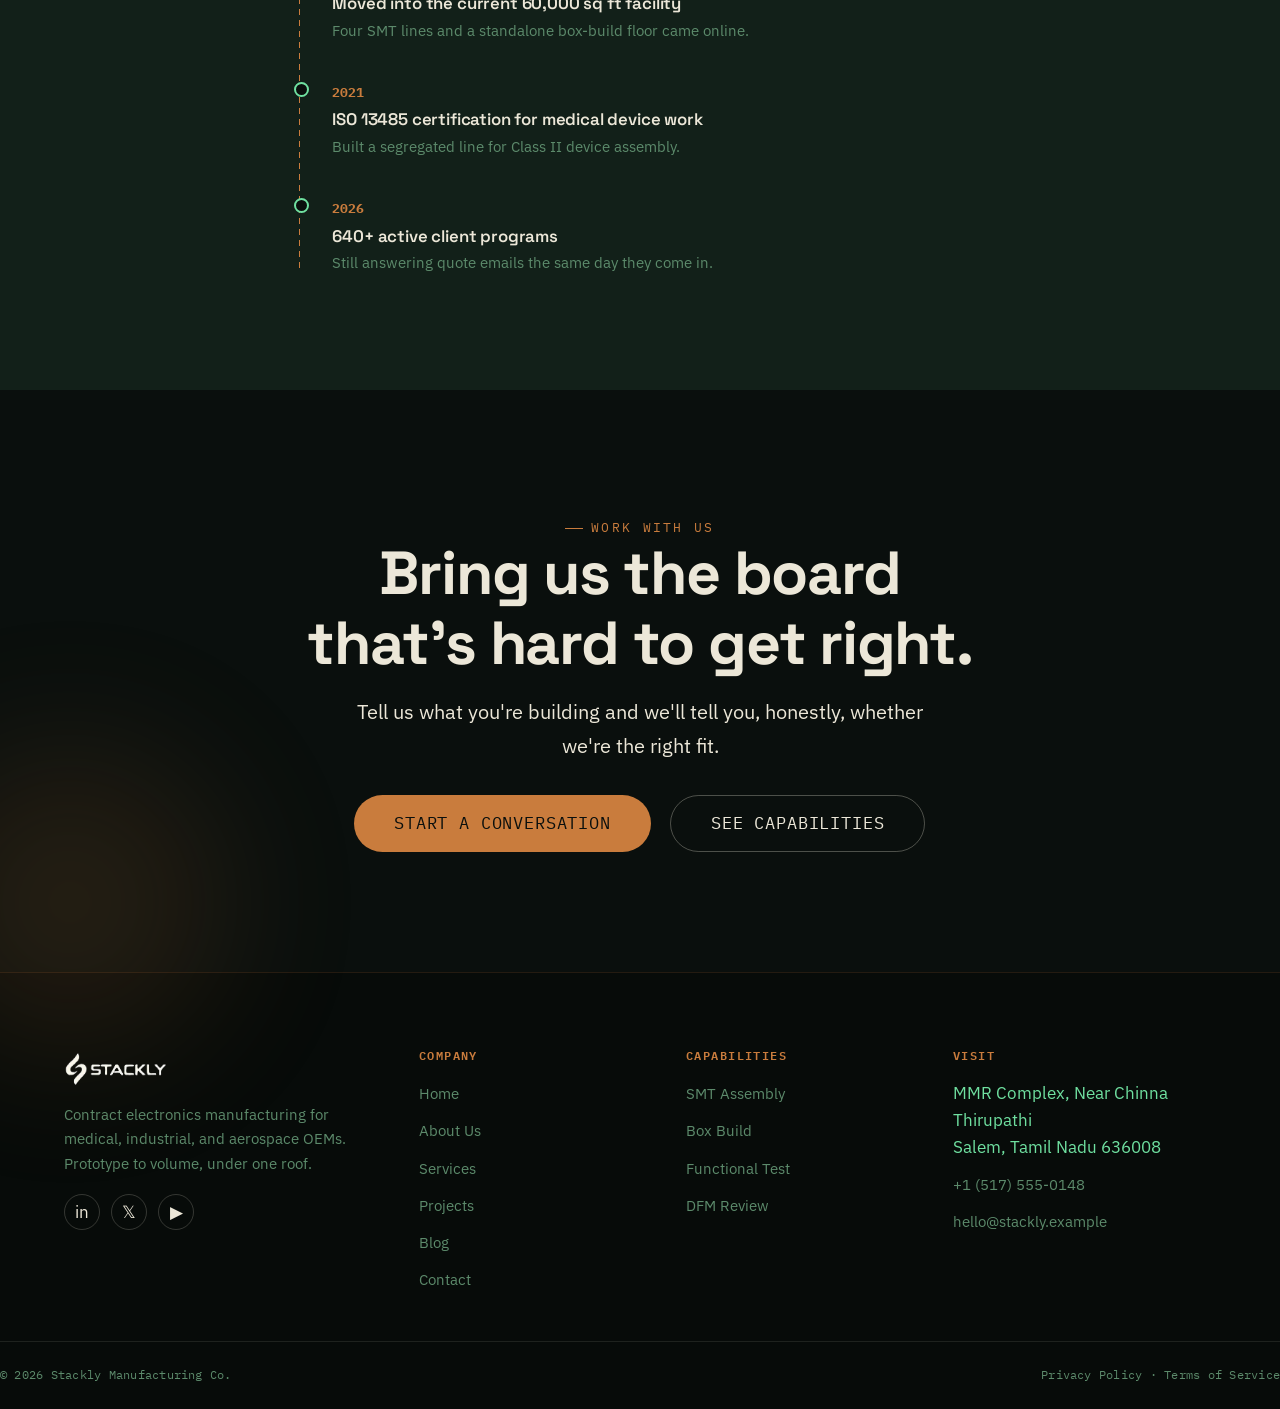
<file: pages/about.html>
<!DOCTYPE html>
<html lang="en">
<head>
<meta charset="UTF-8">
<meta name="viewport" content="width=device-width, initial-scale=1.0">
<title>About Us — Stackly Mfg.</title>
<meta name="description" content="Eighteen years of contract electronics manufacturing. Meet the team, certifications, and facility behind Stackly.">
<link href="https://fonts.googleapis.com/css2?family=Space+Grotesk:wght@500;600;700&family=IBM+Plex+Sans:wght@400;500;600&family=IBM+Plex+Mono:wght@400;500&display=swap" rel="stylesheet">
<link rel="stylesheet" href="../css/tokens.css">
<link rel="stylesheet" href="../css/base.css">
<link rel="stylesheet" href="../css/header-footer.css">
<link rel="stylesheet" href="../css/inner-pages.css">
<link rel="stylesheet" href="../css/about.css">

<!-- Additional inline styles to increase CTA section size -->
<style>
/* Increase CTA section size */
.cta {
  padding: 120px 0;
  position: relative;
  background: var(--surface);
  text-align: center;
  border-top: 1px solid var(--border);
  border-bottom: 1px solid var(--border);
}

.cta__inner {
  max-width: 800px;
  margin: 0 auto;
  position: relative;
  z-index: 2;
}

.cta__inner h2 {
  font-size: clamp(2.4rem, 5vw, 3.8rem);
  font-family: var(--font-display);
  font-weight: 700;
  letter-spacing: -0.02em;
  line-height: 1.15;
  margin-bottom: 1rem;
}

.cta__inner p {
  font-size: 1.25rem;
  color: var(--muted);
  max-width: 600px;
  margin: 0 auto 2rem;
  line-height: 1.7;
}

.cta__actions {
  display: flex;
  gap: 1.2rem;
  justify-content: center;
  flex-wrap: wrap;
}

.cta__actions .btn {
  padding: 14px 40px;
  font-size: 1.05rem;
  border-radius: 50px;
}

.cta__shape {
  position: absolute;
  border-radius: 50%;
  filter: blur(80px);
  opacity: 0.15;
  pointer-events: none;
  z-index: 0;
}

.cta__shape--1 {
  width: 400px;
  height: 400px;
  background: var(--accent);
  top: -100px;
  right: -100px;
}

.cta__shape--2 {
  width: 300px;
  height: 300px;
  background: var(--copper);
  bottom: -80px;
  left: -80px;
}

@media (max-width: 768px) {
  .cta {
    padding: 80px 0;
  }
  
  .cta__inner h2 {
    font-size: 2rem;
  }
  
  .cta__inner p {
    font-size: 1.05rem;
  }
  
  .cta__actions .btn {
    padding: 12px 28px;
    font-size: 0.95rem;
  }
}
</style>
</head>
<body>

<a href="#main" class="vh">Skip to content</a>

<header class="site-header">
  <div class="site-header__inner">
    <a href="../index.html" class="brand">
      <img src="../logo.webp" alt="Stackly Logo" class="logo-img">
    </a>
    <nav class="nav-main">
      <span class="nav-indicator" aria-hidden="true"></span>
      <a href="../index.html" data-nav="index.html">Home</a>
      <a href="about.html" data-nav="about.html" class="is-active">About Us</a>
      <a href="services.html" data-nav="services.html">Services</a>
      <a href="projects.html" data-nav="projects.html">Projects</a>
      <a href="blog.html" data-nav="blog.html">Blog</a>
      <a href="contact.html" data-nav="contact.html">Contact</a>
      <a href="../login.html" class="mobile-login-btn">Login / Sign Up</a>
    </nav>
    <div class="header-cta">
      <a href="../login.html" class="btn btn--ghost btn--login">Login / Sign Up</a>
      <button class="nav-toggle" aria-label="Toggle menu" aria-expanded="false"><span></span><span></span><span></span></button>
    </div>
  </div>
</header>

<main id="main">

  <!-- 1. ENHANCED PAGE BANNER / HERO -->
  <section class="page-banner page-banner--about">
    <div class="page-banner__bg">
      <img src="../images/3.webp" alt="Factory floor at Stackly">
    </div>
    
    <!-- Animated particles -->
    <div class="page-banner__particles" aria-hidden="true">
      <span class="particle" style="top:15%;left:10%;animation-delay:0s;"></span>
      <span class="particle" style="top:25%;left:85%;animation-delay:1.2s;"></span>
      <span class="particle" style="top:65%;left:5%;animation-delay:2.5s;"></span>
      <span class="particle" style="top:75%;left:90%;animation-delay:0.8s;"></span>
      <span class="particle" style="top:45%;left:50%;animation-delay:1.8s;"></span>
      <span class="particle" style="top:10%;left:45%;animation-delay:3.2s;"></span>
      <span class="particle" style="top:85%;left:35%;animation-delay:0.4s;"></span>
      <span class="particle" style="top:50%;left:20%;animation-delay:2.1s;"></span>
    </div>

    <!-- Decorative floating shapes -->
    <div class="page-banner__floaters" aria-hidden="true">
      <svg class="floater floater--1" viewBox="0 0 32 32" fill="none">
        <path d="M16 3L29 10L16 17L3 10L16 3Z" fill="#C97C3D"/>
        <path d="M3 16L16 23L29 16" stroke="#6FE0A0" stroke-width="1.6" stroke-linecap="round" stroke-linejoin="round"/>
        <path d="M3 22.5L16 29.5L29 22.5" stroke="#6FE0A0" stroke-width="1.6" stroke-linecap="round" stroke-linejoin="round" opacity="0.5"/>
      </svg>
      <svg class="floater floater--2" viewBox="0 0 24 24" fill="none" stroke="#6FE0A0" stroke-width="1.4">
        <rect x="3" y="3" width="18" height="18" rx="2"/>
        <circle cx="8" cy="8" r="1.4" fill="#6FE0A0" stroke="none"/>
      </svg>
      <svg class="floater floater--3" viewBox="0 0 24 24" fill="none" stroke="#C97C3D" stroke-width="1.4">
        <path d="M4 17l4-10 4 8 3-5 5 7"/>
      </svg>
    </div>

    <div class="page-banner__inner">
      <nav class="breadcrumb"><a href="../index.html">Home</a> <span>/</span> About Us</nav>
      
      <!-- Hero badge -->
      <div class="page-banner__badge">
        <span class="badge-dot"></span>
        EST. 2008 — Trusted Manufacturer
      </div>
      
      <h1>Built by people who'd rather fix the line than explain why it's down.</h1>
      <p class="page-banner__lede">A small prototyping shop in 2008. A 60,000 sq ft turnkey manufacturer today. The thing that hasn't changed is who answers the phone.</p>
      
      <!-- Enhanced stats strip -->
      <div class="page-banner__stats">
        <div class="stat-item">
          <strong>18+</strong>
          <span>Years of Excellence</span>
        </div>
        <div class="stat-item">
          <strong>60k</strong>
          <span>Sq Ft Facility</span>
        </div>
        <div class="stat-item">
          <strong>640+</strong>
          <span>Active Programs</span>
        </div>
        <div class="stat-item">
          <strong>99.4%</strong>
          <span>First-Pass Yield</span>
        </div>
      </div>

      <div class="page-banner__actions">
        <a href="../404.html" class="btn btn--primary btn--pulse">Start a Conversation</a>
        <a href="../404.html" class="btn btn--ghost">Explore Services</a>
      </div>
    </div>

    <div class="scroll-cue"><span class="scroll-cue__mouse"><span class="scroll-cue__dot"></span></span>Scroll</div>
  </section>

  <!-- 2. COMPANY STORY -->
  <section class="section" id="story">
    <div class="container story-grid">
      <div class="story-media reveal-left">
        <img src="../images/12.webp" alt="Founders reviewing an early circuit board prototype">
      </div>
      <div class="reveal-right">
        <span class="eyebrow">Our Story</span>
        <h2>From a rented unit with two reflow ovens</h2>
        <p class="lede">Stackly opened in a 4,000 sq ft rented unit with two secondhand reflow ovens and a single AOI machine. Our first client was a medical-device startup that needed twenty boards built right, not twenty thousand built fast.</p>
        <p style="margin-top:1rem;color:var(--line-green)">That client is still with us. So is the instinct that shaped the company: take the build that's hard to get right, and get it right. Eighteen years later we run four SMT lines and a full box-build floor, but a process engineer still signs every quote before it leaves the building.</p>
      </div>
    </div>
  </section>

  <!-- 3. MISSION / VALUES -->
  <section class="section section--pine" id="values">
    <div class="container">
      <div class="section-head reveal-up">
        <span class="eyebrow">What We Hold To</span>
        <h2>Four things we don't compromise on</h2>
      </div>
      <div class="values-grid reveal-stagger">
        <div class="value-card">
          <span class="num">01</span>
          <h4>Traceability, always</h4>
          <p>Every serial number ties back to component lots, AOI data, and test logs — for the life of the product.</p>
        </div>
        <div class="value-card">
          <span class="num">02</span>
          <h4>Engineers in the loop</h4>
          <p>Quotes and DFM reviews come from people who've stood at the line, not a pricing spreadsheet.</p>
        </div>
        <div class="value-card">
          <span class="num">03</span>
          <h4>Honest lead times</h4>
          <p>If a part's on allocation, we say so on day one — not the week your build was due.</p>
        </div>
        <div class="value-card">
          <span class="num">04</span>
          <h4>Right-sized for you</h4>
          <p>A 25-unit pilot run gets the same process discipline as a 50,000-unit ramp.</p>
        </div>
      </div>
    </div>
  </section>

  <!-- 4. LEADERSHIP TEAM -->
  <section class="section" id="team">
    <div class="container">
      <div class="section-head reveal-up">
        <span class="eyebrow">Leadership</span>
        <h2>The people running the floor</h2>
      </div>
      <div class="team-grid reveal-stagger">
        <div class="team-card">
          <div class="team-card__photo"><img src="../images/pro1.webp" alt="Portrait of Daniel Reyes"></div>
          <h4>Daniel Reyes</h4>
          <span>Founder &amp; CEO</span>
        </div>
        <div class="team-card">
          <div class="team-card__photo"><img src="../images/pro2.webp" alt="Portrait of Wei-Lin Chao"></div>
          <h4>Wei-Lin Chao</h4>
          <span>VP, Manufacturing Engineering</span>
        </div>
        <div class="team-card">
          <div class="team-card__photo"><img src="../images/pro3.webp" alt="Portrait of Aisha Bello"></div>
          <h4>Aisha Bello</h4>
          <span>Director of Quality</span>
        </div>
        <div class="team-card">
          <div class="team-card__photo"><img src="../images/pro4.webp" alt="Portrait of Tomasz Nowak"></div>
          <h4>Tomasz Nowak</h4>
          <span>Head of Supply Chain</span>
        </div>
      </div>
    </div>
  </section>

  <!-- 5. CERTIFICATIONS / COMPLIANCE -->
  <section class="section section--paper" id="certifications">
    <div class="container">
      <div class="section-head reveal-up">
        <span class="eyebrow">Compliance</span>
        <h2>Certified to the standards our clients answer to</h2>
      </div>
      <div class="cert-grid reveal-stagger">
        <div class="cert-card">
          <svg viewBox="0 0 24 24" fill="none" stroke="currentColor" stroke-width="1.6"><path d="M12 2l8 4v6c0 4.5-3.5 7-8 8-4.5-1-8-3.5-8-8V6l8-4z"/><path d="M9 12l2 2 4-4"/></svg>
          <strong>ISO 9001:2015</strong>
          <span>Quality Management</span>
        </div>
        <div class="cert-card">
          <svg viewBox="0 0 24 24" fill="none" stroke="currentColor" stroke-width="1.6"><path d="M12 2l8 4v6c0 4.5-3.5 7-8 8-4.5-1-8-3.5-8-8V6l8-4z"/><path d="M9 12l2 2 4-4"/></svg>
          <strong>ISO 13485</strong>
          <span>Medical Devices</span>
        </div>
        <div class="cert-card">
          <svg viewBox="0 0 24 24" fill="none" stroke="currentColor" stroke-width="1.6"><path d="M12 2l8 4v6c0 4.5-3.5 7-8 8-4.5-1-8-3.5-8-8V6l8-4z"/><path d="M9 12l2 2 4-4"/></svg>
          <strong>IPC-A-610 Class 3</strong>
          <span>Workmanship Standard</span>
        </div>
        <div class="cert-card">
          <svg viewBox="0 0 24 24" fill="none" stroke="currentColor" stroke-width="1.6"><path d="M12 2l8 4v6c0 4.5-3.5 7-8 8-4.5-1-8-3.5-8-8V6l8-4z"/><path d="M9 12l2 2 4-4"/></svg>
          <strong>AS9100D</strong>
          <span>Aerospace Quality</span>
        </div>
      </div>
    </div>
  </section>

  <!-- 6. FACILITY GALLERY -->
  <section class="section" id="facility">
    <div class="container">
      <div class="section-head reveal-up">
        <span class="eyebrow">The Floor</span>
        <h2>Inside the facility</h2>
      </div>
      <div class="gallery-grid reveal-stagger">
        <a href="#"><img src="../images/20.webp" alt="SMT line overview"></a>
        <a href="#"><img src="../images/21.webp" alt="Pick-and-place head close up"></a>
        <a href="#"><img src="../images/11.webp" alt="Reflow oven control panel"></a>
        <a href="#"><img src="../images/13.webp" alt="Quality inspector at microscope"></a>
        <a href="#"><img src="../images/10.webp" alt="Component storage and kitting area"></a>
      </div>
    </div>
  </section>

  <!-- 7. MILESTONES / TIMELINE -->
  <section class="section section--pine" id="milestones">
    <div class="container" style="max-width:820px">
      <div class="section-head reveal-up">
        <span class="eyebrow">Milestones</span>
        <h2>Eighteen years, in five stops</h2>
      </div>
      <div class="timeline reveal-up">
        <div class="timeline-item">
          <strong>2008</strong>
          <h4>Founded in a 4,000 sq ft rented unit</h4>
          <p>Two reflow ovens, one AOI machine, and a first client who needed precision over speed.</p>
        </div>
        <div class="timeline-item">
          <strong>2013</strong>
          <h4>First aerospace program, AS9100 certified</h4>
          <p>Added X-ray inspection and a dedicated cleanroom assembly cell.</p>
        </div>
        <div class="timeline-item">
          <strong>2017</strong>
          <h4>Moved into the current 60,000 sq ft facility</h4>
          <p>Four SMT lines and a standalone box-build floor came online.</p>
        </div>
        <div class="timeline-item">
          <strong>2021</strong>
          <h4>ISO 13485 certification for medical device work</h4>
          <p>Built a segregated line for Class II device assembly.</p>
        </div>
        <div class="timeline-item">
          <strong>2026</strong>
          <h4>640+ active client programs</h4>
          <p>Still answering quote emails the same day they come in.</p>
        </div>
      </div>
    </div>
  </section>

  <!-- 8. CTA - INCREASED SIZE -->
  <section class="section cta" id="cta">
    <span class="cta__shape cta__shape--1"></span>
    <span class="cta__shape cta__shape--2"></span>
    <div class="container cta__inner reveal-up">
      <span class="eyebrow" style="justify-content:center;">Work With Us</span>
      <h2>Bring us the board that's hard to get right.</h2>
      <p>Tell us what you're building and we'll tell you, honestly, whether we're the right fit.</p>
      <div class="cta__actions">
        <a href="../404.html" class="btn btn--primary btn--pulse">Start a Conversation</a>
        <a href="../404.html" class="btn btn--ghost">See Capabilities</a>
      </div>
    </div>
  </section>

</main>

<footer class="site-footer">
  <div class="container footer-top">
    <div class="footer-brand">
      <a href="../index.html" class="brand">
        <img src="../logo.webp" alt="Stackly Logo" class="logo-img">
      </a>
      <p>Contract electronics manufacturing for medical, industrial, and aerospace OEMs. Prototype to volume, under one roof.</p>
      <div class="footer-social">
        <a href="../404.html" aria-label="LinkedIn">in</a>
        <a href="../404.html" aria-label="X / Twitter">𝕏</a>
        <a href="../404.html" aria-label="YouTube">▶</a>
      </div>
    </div>
    <div class="footer-col">
      <h4>Company</h4>
      <ul>
        <li><a href="index.html">Home</a></li>
        <li><a href="about.html">About Us</a></li>
        <li><a href="services.html">Services</a></li>
        <li><a href="projects.html">Projects</a></li>
        <li><a href="blog.html">Blog</a></li>
        <li><a href="contact.html">Contact</a></li>
      </ul>
    </div>
    <div class="footer-col">
      <h4>Capabilities</h4>
      <ul>
        <li><a href="../404.html">SMT Assembly</a></li>
        <li><a href="../404.html">Box Build</a></li>
        <li><a href="../404.html">Functional Test</a></li>
        <li><a href="../404.html">DFM Review</a></li>
      </ul>
    </div>
    <div class="footer-col">
      <h4>Visit</h4>
      <ul>
        <li>MMR Complex, Near Chinna Thirupathi<br>Salem, Tamil Nadu 636008</li>
        <li><a href="../404.html">+1 (517) 555-0148</a></li>
        <li><a href="../404.html">hello@stackly.example</a></li>
      </ul>
    </div>
  </div>
  <div class="container footer-bottom">
    <span>© 2026 Stackly Manufacturing Co.</span>
    <span><a href="../404.html">Privacy Policy</a> · <a href="../404.html">Terms of Service</a></span>
  </div>
</footer>

<script src="../js/main.js"></script>
</body>
</html>
</file>
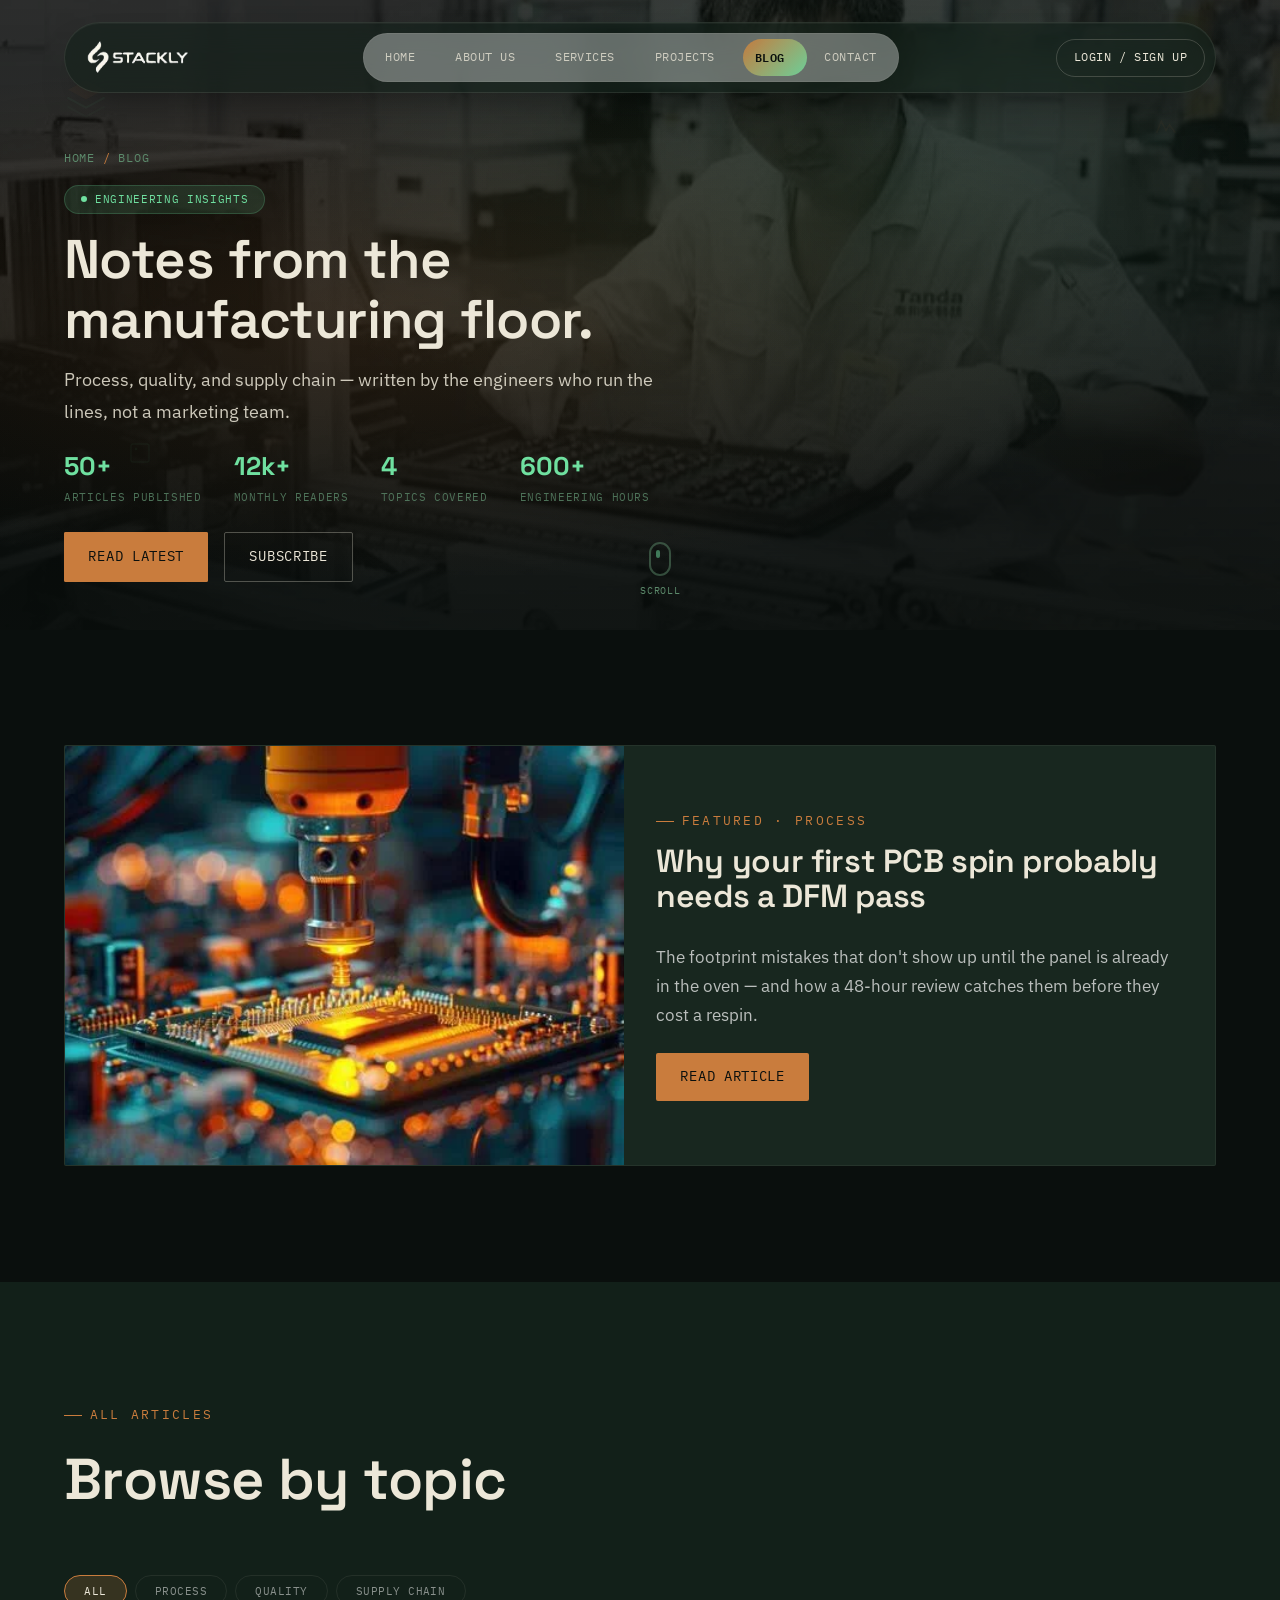
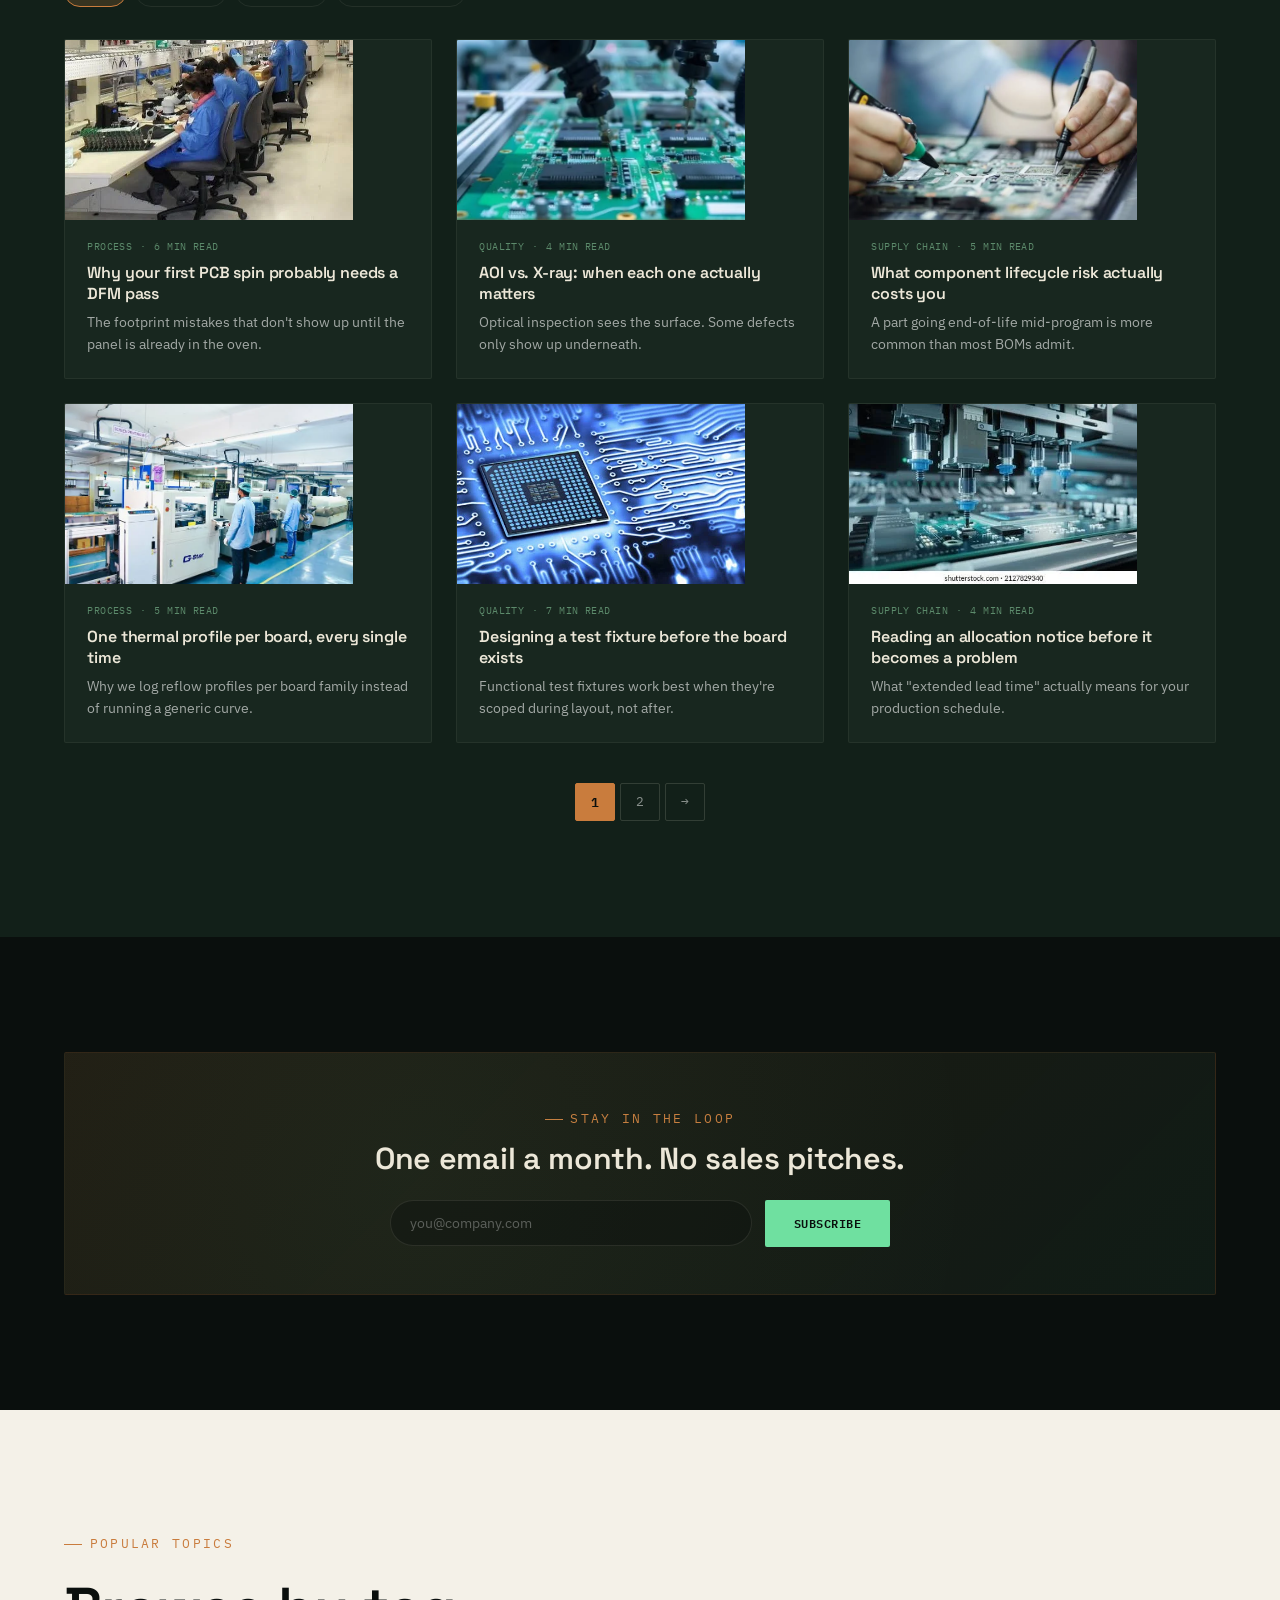
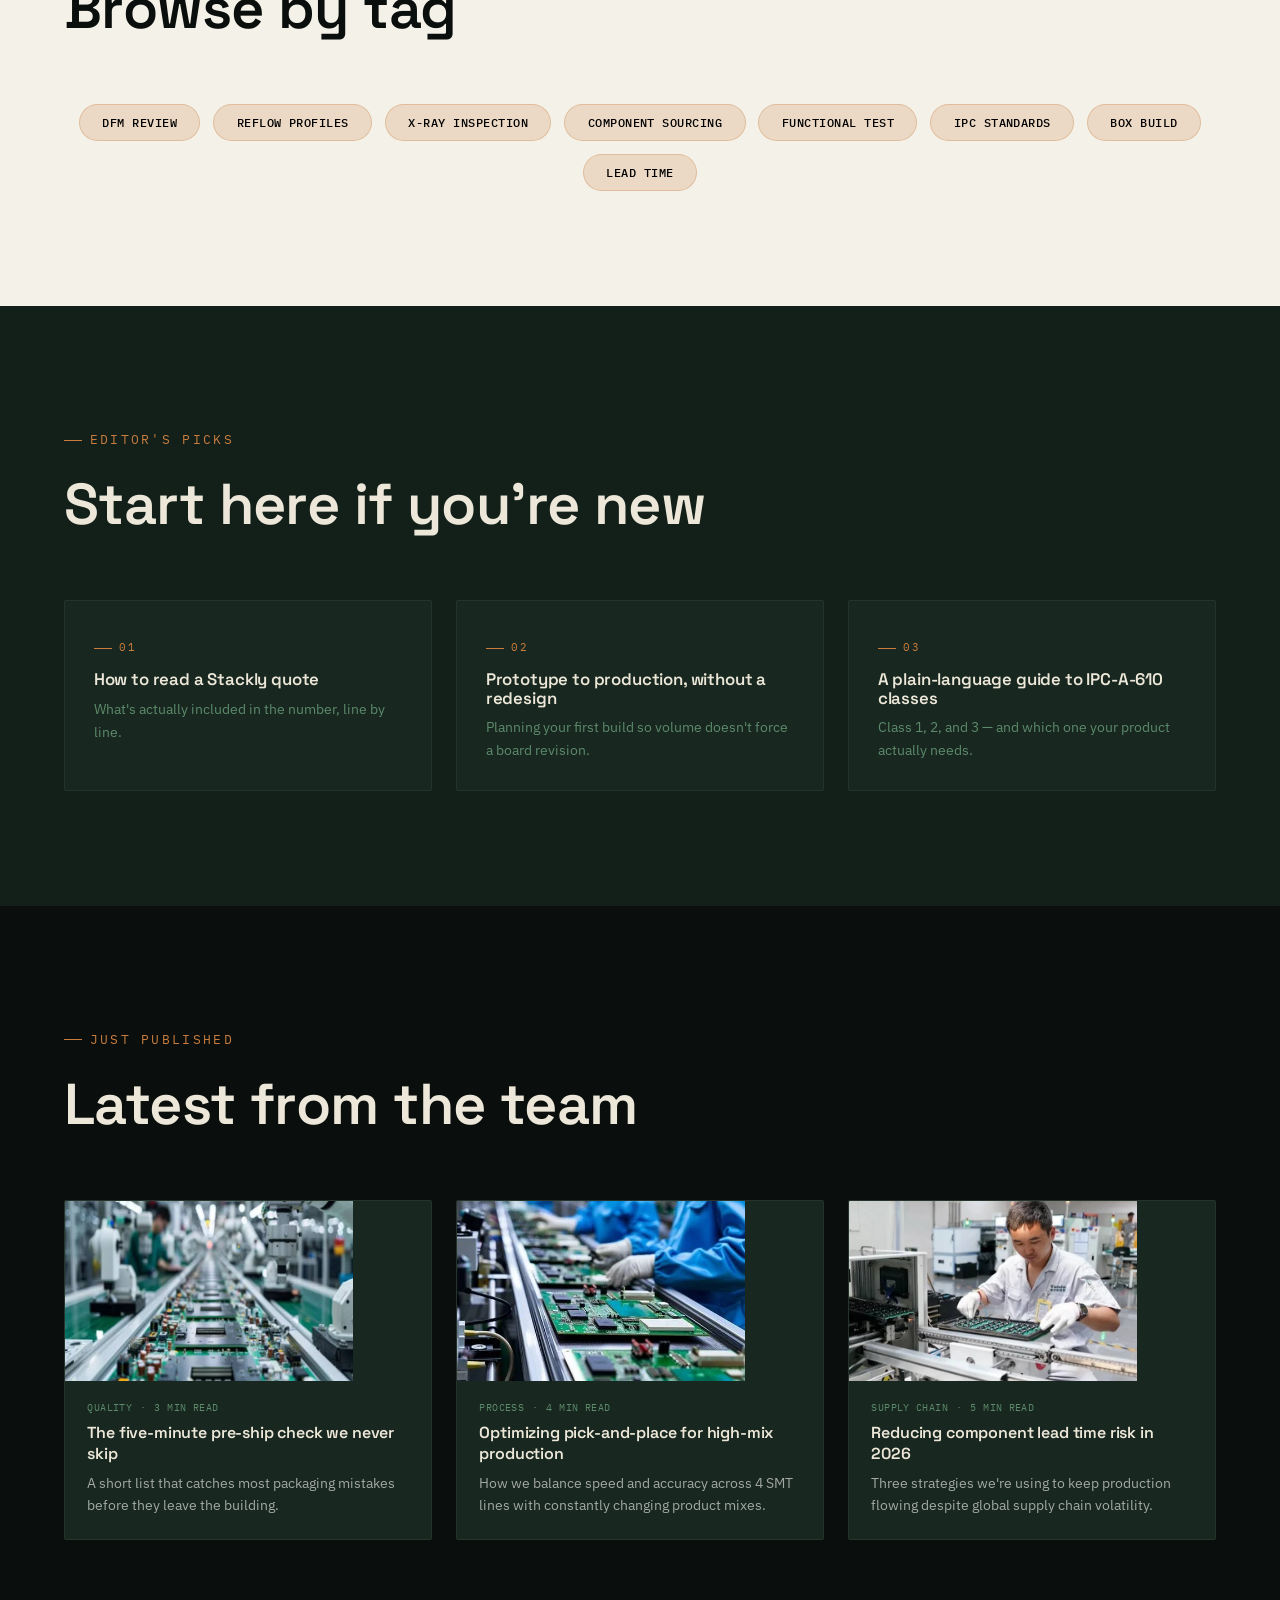
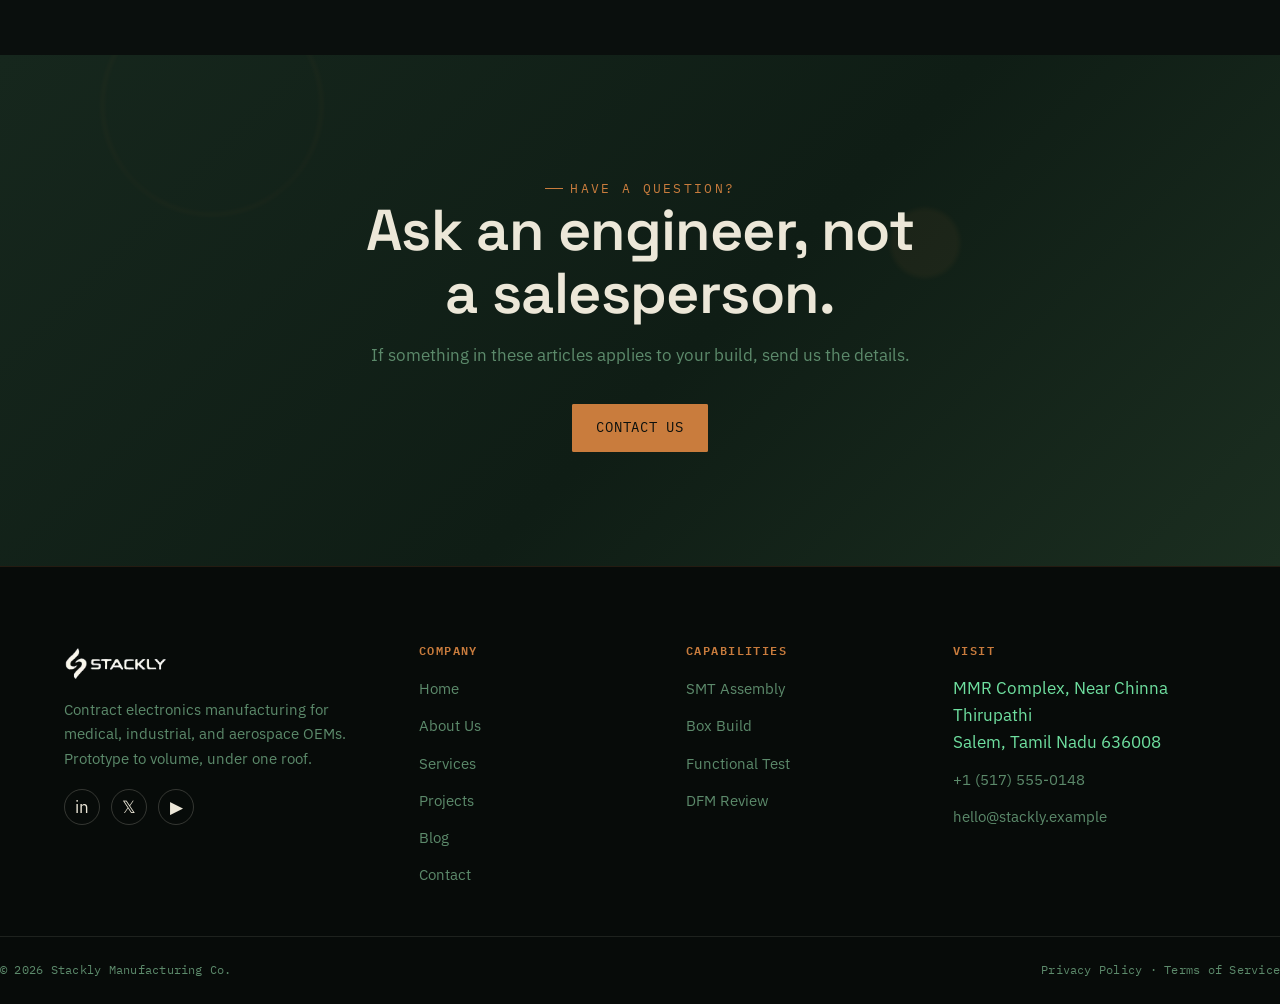
<file: pages/blog.html>
<!DOCTYPE html>
<html lang="en">
<head>
<meta charset="UTF-8">
<meta name="viewport" content="width=device-width, initial-scale=1.0">
<title>Blog — Stackly Mfg.</title>
<meta name="description" content="Notes on PCB assembly, quality inspection, and supply chain from the Stackly engineering team.">
<link href="https://fonts.googleapis.com/css2?family=Space+Grotesk:wght@500;600;700&family=IBM+Plex+Sans:wght@400;500;600&family=IBM+Plex+Mono:wght@400;500&display=swap" rel="stylesheet">
<link rel="stylesheet" href="../css/tokens.css">
<link rel="stylesheet" href="../css/base.css">
<link rel="stylesheet" href="../css/header-footer.css">
<link rel="stylesheet" href="../css/inner-pages.css">
<link rel="stylesheet" href="../css/home.css">
<link rel="stylesheet" href="../css/blog.css">
<style>
    /* ===== ADDITIONAL BLOG STYLES ===== */
    .page-banner--blog {
        position: relative;
        overflow: hidden;
    }

    .page-banner__particles {
        position: absolute;
        inset: 0;
        pointer-events: none;
        z-index: 1;
    }

    .particle {
        position: absolute;
        width: 6px;
        height: 6px;
        background: var(--signal-green, #6FE0A0);
        border-radius: 50%;
        opacity: 0.4;
        animation: particleFloat 6s ease-in-out infinite;
    }

    @keyframes particleFloat {
        0%, 100% { transform: translateY(0) scale(1); opacity: 0.4; }
        50% { transform: translateY(-30px) scale(1.5); opacity: 0.8; }
    }

    .page-banner__floaters {
        position: absolute;
        inset: 0;
        pointer-events: none;
        z-index: 1;
        overflow: hidden;
    }

    .floater {
        position: absolute;
        opacity: 0.15;
        animation: floaterDrift 20s ease-in-out infinite;
    }

    .floater--1 {
        width: 40px;
        top: 15%;
        left: 8%;
        animation-delay: 0s;
    }

    .floater--2 {
        width: 30px;
        bottom: 20%;
        right: 10%;
        animation-delay: -5s;
    }

    .floater--3 {
        width: 35px;
        top: 50%;
        left: 85%;
        animation-delay: -10s;
    }

    @keyframes floaterDrift {
        0%, 100% { transform: translate(0, 0) rotate(0deg); }
        25% { transform: translate(20px, -30px) rotate(10deg); }
        50% { transform: translate(-10px, 20px) rotate(-5deg); }
        75% { transform: translate(15px, 10px) rotate(8deg); }
    }

    .page-banner__badge {
        display: inline-flex;
        align-items: center;
        gap: 0.5rem;
        background: rgba(111, 224, 160, 0.12);
        padding: 0.3rem 1rem;
        border-radius: 999px;
        font-family: var(--font-mono, monospace);
        font-size: 0.7rem;
        color: var(--signal-green, #6FE0A0);
        margin-bottom: 1rem;
    }

    .badge-dot {
        width: 6px;
        height: 6px;
        border-radius: 50%;
        background: var(--signal-green, #6FE0A0);
        animation: dotPulse 1.5s ease-in-out infinite;
    }

    @keyframes dotPulse {
        0%, 100% { opacity: 1; transform: scale(1); }
        50% { opacity: 0.3; transform: scale(0.6); }
    }

    .page-banner__stats {
        display: flex;
        gap: 2rem;
        flex-wrap: wrap;
        margin: 1.5rem 0;
    }

    .stat-item {
        text-align: center;
    }

    .stat-item strong {
        display: block;
        font-family: var(--font-display, 'Space Grotesk', sans-serif);
        font-size: 1.6rem;
        color: var(--signal-green, #6FE0A0);
        line-height: 1.2;
    }

    .stat-item span {
        font-size: 0.7rem;
        color: var(--line-green, #5C8A6B);
        font-family: var(--font-mono, monospace);
        text-transform: uppercase;
        letter-spacing: 0.04em;
    }

    .page-banner__actions {
        display: flex;
        gap: 1rem;
        flex-wrap: wrap;
        margin-top: 0.5rem;
    }

    .btn--pulse {
        animation: btnPulse 2.5s ease-in-out infinite;
    }

    @keyframes btnPulse {
        0%, 100% { box-shadow: 0 0 0 0 rgba(111, 224, 160, 0.4); }
        50% { box-shadow: 0 0 0 12px rgba(111, 224, 160, 0); }
    }

    .scroll-cue {
        position: absolute;
        bottom: 2rem;
        left: 50%;
        transform: translateX(-50%);
        display: flex;
        flex-direction: column;
        align-items: center;
        gap: 0.4rem;
        color: var(--line-green, #5C8A6B);
        font-family: var(--font-mono, monospace);
        font-size: 0.6rem;
        text-transform: uppercase;
        letter-spacing: 0.08em;
        opacity: 0.6;
        z-index: 2;
    }

    .scroll-cue__mouse {
        display: block;
        width: 22px;
        height: 34px;
        border: 2px solid var(--line-green, #5C8A6B);
        border-radius: 999px;
        position: relative;
        opacity: 0.5;
    }

    .scroll-cue__dot {
        display: block;
        width: 4px;
        height: 8px;
        background: var(--signal-green, #6FE0A0);
        border-radius: 999px;
        position: absolute;
        top: 6px;
        left: 50%;
        transform: translateX(-50%);
        animation: scrollDot 2s ease-in-out infinite;
    }

    @keyframes scrollDot {
        0%, 100% { transform: translateX(-50%) translateY(0); opacity: 1; }
        50% { transform: translateX(-50%) translateY(14px); opacity: 0.2; }
    }

    /* ===== FEATURED POST ===== */
    .featured-post {
        display: grid;
        grid-template-columns: 1fr 1fr;
        gap: 2rem;
        background: var(--pine-soft, #18271F);
        border-radius: var(--radius, 12px);
        overflow: hidden;
        border: 1px solid rgba(236, 231, 216, 0.06);
    }

    .featured-post__media {
        overflow: hidden;
        min-height: 280px;
    }

    .featured-post__media img {
        width: 100%;
        height: 100%;
        object-fit: cover;
        transition: transform 0.6s var(--ease-out, cubic-bezier(0.16, 1, 0.3, 1));
    }

    .featured-post:hover .featured-post__media img {
        transform: scale(1.04);
    }

    .featured-post__body {
        padding: 2rem 2rem 2rem 0;
        display: flex;
        flex-direction: column;
        justify-content: center;
    }

    .featured-post__body .eyebrow {
        color: var(--copper, #C97C3D);
    }

    .featured-post__body p {
        color: rgba(255, 255, 255, 0.7);
        margin-bottom: 1.5rem;
        line-height: 1.7;
    }

    /* ===== FILTER BAR ===== */
    .filter-bar {
        display: flex;
        gap: 0.5rem;
        flex-wrap: wrap;
        margin-bottom: 2rem;
    }

    .filter-pill {
        padding: 0.5rem 1.2rem;
        border-radius: 999px;
        border: 1px solid rgba(236, 231, 216, 0.08);
        background: transparent;
        color: rgba(255, 255, 255, 0.5);
        font-family: var(--font-mono, monospace);
        font-size: 0.7rem;
        text-transform: uppercase;
        letter-spacing: 0.04em;
        cursor: pointer;
        transition: all 0.3s var(--ease-out, cubic-bezier(0.16, 1, 0.3, 1));
    }

    .filter-pill:hover {
        color: var(--cream, #ECE7D8);
        border-color: rgba(201, 124, 61, 0.3);
    }

    .filter-pill.is-active {
        background: rgba(201, 124, 61, 0.2);
        border-color: var(--copper, #C97C3D);
        color: var(--cream, #ECE7D8);
    }

    /* ===== BLOG GRID ===== */
    .blog-grid {
        display: grid;
        grid-template-columns: repeat(3, 1fr);
        gap: 1.5rem;
        margin-top: 1.5rem;
    }

    .blog-card {
        background: var(--pine-soft, #18271F);
        border-radius: var(--radius, 12px);
        overflow: hidden;
        border: 1px solid rgba(236, 231, 216, 0.06);
        transition: all 0.4s var(--ease-out, cubic-bezier(0.16, 1, 0.3, 1));
        text-decoration: none;
        color: inherit;
        display: block;
    }

    .blog-card:hover {
        transform: translateY(-6px);
        border-color: rgba(201, 124, 61, 0.25);
        box-shadow: 0 16px 40px -14px rgba(0, 0, 0, 0.6);
    }

    .blog-card__media {
        overflow: hidden;
        height: 180px;
    }

    .blog-card__media img {
        width: 100%;
        height: 100%;
        object-fit: cover;
        transition: transform 0.5s var(--ease-out, cubic-bezier(0.16, 1, 0.3, 1));
    }

    .blog-card:hover .blog-card__media img {
        transform: scale(1.05);
    }

    .blog-card__body {
        padding: 1.2rem 1.4rem 1.4rem;
    }

    .blog-card__meta {
        display: flex;
        align-items: center;
        gap: 0.5rem;
        font-family: var(--font-mono, monospace);
        font-size: 0.6rem;
        color: var(--line-green, #5C8A6B);
        text-transform: uppercase;
        letter-spacing: 0.04em;
        margin-bottom: 0.5rem;
    }

    .blog-card__body h4 {
        font-family: var(--font-display, 'Space Grotesk', sans-serif);
        font-size: 1rem;
        margin-bottom: 0.5rem;
        color: var(--cream, #ECE7D8);
        line-height: 1.3;
    }

    .blog-card__body p {
        font-size: 0.85rem;
        color: rgba(255, 255, 255, 0.6);
        line-height: 1.6;
        margin: 0;
    }

    /* ===== PAGINATION ===== */
    .pagination {
        display: flex;
        gap: 0.3rem;
        justify-content: center;
        margin-top: 2.5rem;
    }

    .pagination span,
    .pagination a {
        display: inline-flex;
        align-items: center;
        justify-content: center;
        min-width: 38px;
        height: 38px;
        padding: 0 0.8rem;
        border-radius: var(--radius, 8px);
        font-family: var(--font-mono, monospace);
        font-size: 0.8rem;
        color: rgba(255, 255, 255, 0.5);
        transition: all 0.3s var(--ease-out, cubic-bezier(0.16, 1, 0.3, 1));
        text-decoration: none;
    }

    .pagination span.is-active {
        background: var(--copper, #C97C3D);
        color: var(--ink, #0A0F0D);
        font-weight: 600;
    }

    .pagination a:hover {
        background: rgba(201, 124, 61, 0.15);
        color: var(--cream, #ECE7D8);
    }

    /* ===== NEWSLETTER ===== */
    .newsletter-box {
        background: linear-gradient(135deg, rgba(201, 124, 61, 0.12), rgba(111, 224, 160, 0.06));
        border-radius: var(--radius, 12px);
        padding: 3rem;
        text-align: center;
        border: 1px solid rgba(201, 124, 61, 0.12);
        position: relative;
        overflow: hidden;
    }

    .newsletter-box::before {
        content: '';
        position: absolute;
        inset: 0;
        background: radial-gradient(circle at 30% 50%, rgba(111, 224, 160, 0.05), transparent 70%);
        pointer-events: none;
    }

    .newsletter-box h2 {
        position: relative;
        z-index: 1;
    }

    .newsletter-form {
        display: flex;
        gap: 0.8rem;
        max-width: 500px;
        margin: 1.5rem auto 0;
        position: relative;
        z-index: 1;
    }

    .newsletter-form input {
        flex: 1;
        padding: 0.8rem 1.2rem;
        border-radius: 999px;
        border: 1px solid rgba(236, 231, 216, 0.1);
        background: rgba(10, 15, 13, 0.4);
        color: var(--cream, #ECE7D8);
        font-family: var(--font-body, 'IBM Plex Sans', sans-serif);
        font-size: 0.9rem;
        outline: none;
        transition: border-color 0.3s var(--ease-out, cubic-bezier(0.16, 1, 0.3, 1));
    }

    .newsletter-form input:focus {
        border-color: var(--signal-green, #6FE0A0);
    }

    .newsletter-form input::placeholder {
        color: rgba(255, 255, 255, 0.3);
    }

    .newsletter-form .btn {
        white-space: nowrap;
        padding: 0.8rem 1.8rem;
        font-family: var(--font-mono, monospace);
        font-size: 0.75rem;
        text-transform: uppercase;
        letter-spacing: 0.04em;
        cursor: pointer;
        transition: all 0.3s var(--ease-out, cubic-bezier(0.16, 1, 0.3, 1));
    }

    .newsletter-form .btn--primary {
        background: var(--signal-green, #6FE0A0);
        color: var(--ink, #0A0F0D);
        font-weight: 600;
        border: none;
    }

    .newsletter-form .btn--primary:hover {
        background: #5cd090;
        transform: translateY(-2px);
        box-shadow: 0 8px 30px rgba(111, 224, 160, 0.25);
    }

    /* ===== TAG CLOUD - FORCED VISIBILITY FIX ===== */
    .tag-cloud {
        display: flex;
        flex-wrap: wrap;
        gap: 0.8rem;
        justify-content: center;
        margin-top: 0.5rem;
    }

    .tag-cloud a {
        display: inline-block;
        padding: 0.5rem 1.4rem;
        border-radius: 999px;
        background: rgba(201, 124, 61, 0.2) !important;
        border: 1px solid rgba(201, 124, 61, 0.3) !important;
        color: #000000 !important;
        font-family: var(--font-mono, monospace);
        font-size: 0.75rem;
        font-weight: 500;
        text-decoration: none;
        transition: all 0.3s var(--ease-out, cubic-bezier(0.16, 1, 0.3, 1));
    }

    .tag-cloud a:hover {
        background: rgba(201, 124, 61, 0.35) !important;
        border-color: var(--copper, #C97C3D) !important;
        color: #000000 !important;
        transform: translateY(-2px);
        box-shadow: 0 4px 20px rgba(201, 124, 61, 0.2);
    }

    /* ===== GRID UTILITY ===== */
    .grid--3 {
        display: grid;
        grid-template-columns: repeat(3, 1fr);
        gap: 1.5rem;
    }

    .info-card {
        background: var(--pine-soft, #18271F);
        border-radius: var(--radius, 12px);
        padding: 1.8rem;
        border: 1px solid rgba(236, 231, 216, 0.06);
        transition: all 0.4s var(--ease-out, cubic-bezier(0.16, 1, 0.3, 1));
        text-decoration: none;
        color: inherit;
    }

    .info-card:hover {
        transform: translateY(-4px);
        border-color: rgba(111, 224, 160, 0.2);
        box-shadow: 0 12px 32px -12px rgba(0, 0, 0, 0.4);
    }

    .info-card .eyebrow {
        font-size: 0.7rem;
        color: var(--copper, #C97C3D);
    }

    /* ===== RESPONSIVE ===== */
    @media (max-width: 1024px) {
        .blog-grid {
            grid-template-columns: repeat(2, 1fr);
        }
        .grid--3 {
            grid-template-columns: repeat(2, 1fr);
        }
    }

    @media (max-width: 880px) {
        .featured-post {
            grid-template-columns: 1fr;
        }
        .featured-post__body {
            padding: 1.5rem;
        }
        .featured-post__media {
            min-height: 200px;
        }
        .page-banner__stats {
            gap: 1rem;
        }
        .stat-item strong {
            font-size: 1.2rem;
        }
        .page-banner__floaters {
            display: none;
        }
        .scroll-cue {
            display: none;
        }
    }

    @media (max-width: 768px) {
        .blog-grid {
            grid-template-columns: 1fr;
        }
        .grid--3 {
            grid-template-columns: 1fr;
        }
        .newsletter-form {
            flex-direction: column;
        }
        .newsletter-box {
            padding: 2rem 1.5rem;
        }
        .page-banner__stats {
            justify-content: center;
        }
    }

    @media (max-width: 480px) {
        .filter-bar {
            justify-content: center;
        }
        .pagination span,
        .pagination a {
            min-width: 32px;
            height: 32px;
            font-size: 0.7rem;
        }
        .tag-cloud a {
            padding: 0.35rem 0.9rem;
            font-size: 0.6rem;
        }
    }
</style>
</head>
<body>

<a href="#main" class="vh">Skip to content</a>

<header class="site-header">
  <div class="site-header__inner">
    <a href="../index.html" class="brand">
      <img src="../logo.webp" alt="Stackly Logo" class="logo-img">
    </a>
    <nav class="nav-main">
      <span class="nav-indicator" aria-hidden="true"></span>
      <a href="../index.html" data-nav="index.html">Home</a>
      <a href="about.html" data-nav="about.html">About Us</a>
      <a href="services.html" data-nav="services.html">Services</a>
      <a href="projects.html" data-nav="projects.html">Projects</a>
      <a href="blog.html" data-nav="blog.html" class="is-active">Blog</a>
      <a href="contact.html" data-nav="contact.html">Contact</a>
      <a href="../login.html" class="mobile-login-btn">Login / Sign Up</a>
    </nav>
    <div class="header-cta">
      <a href="../login.html" class="btn btn--ghost btn--login">Login / Sign Up</a>
      <button class="nav-toggle" aria-label="Toggle menu" aria-expanded="false"><span></span><span></span><span></span></button>
    </div>
  </div>
</header>

<main id="main">

  <!-- 1. ENHANCED PAGE BANNER / HERO -->
  <section class="page-banner page-banner--blog">
    <div class="page-banner__bg">
      <img src="../images/4.webp" alt="Engineer writing notes at a workbench">
    </div>
    
    <!-- Animated particles -->
    <div class="page-banner__particles" aria-hidden="true">
      <span class="particle" style="top:15%;left:10%;animation-delay:0s;"></span>
      <span class="particle" style="top:25%;left:85%;animation-delay:1.2s;"></span>
      <span class="particle" style="top:65%;left:5%;animation-delay:2.5s;"></span>
      <span class="particle" style="top:75%;left:90%;animation-delay:0.8s;"></span>
      <span class="particle" style="top:45%;left:50%;animation-delay:1.8s;"></span>
      <span class="particle" style="top:10%;left:45%;animation-delay:3.2s;"></span>
      <span class="particle" style="top:85%;left:35%;animation-delay:0.4s;"></span>
      <span class="particle" style="top:50%;left:20%;animation-delay:2.1s;"></span>
    </div>

    <!-- Decorative floating shapes -->
    <div class="page-banner__floaters" aria-hidden="true">
      <svg class="floater floater--1" viewBox="0 0 32 32" fill="none">
        <path d="M16 3L29 10L16 17L3 10L16 3Z" fill="#C97C3D"/>
        <path d="M3 16L16 23L29 16" stroke="#6FE0A0" stroke-width="1.6" stroke-linecap="round" stroke-linejoin="round"/>
        <path d="M3 22.5L16 29.5L29 22.5" stroke="#6FE0A0" stroke-width="1.6" stroke-linecap="round" stroke-linejoin="round" opacity="0.5"/>
      </svg>
      <svg class="floater floater--2" viewBox="0 0 24 24" fill="none" stroke="#6FE0A0" stroke-width="1.4">
        <rect x="3" y="3" width="18" height="18" rx="2"/>
        <circle cx="8" cy="8" r="1.4" fill="#6FE0A0" stroke="none"/>
      </svg>
      <svg class="floater floater--3" viewBox="0 0 24 24" fill="none" stroke="#C97C3D" stroke-width="1.4">
        <path d="M4 17l4-10 4 8 3-5 5 7"/>
      </svg>
    </div>

    <div class="page-banner__inner">
      <nav class="breadcrumb"><a href="../index.html">Home</a> <span>/</span> Blog</nav>
      
      <!-- Hero badge -->
      <div class="page-banner__badge">
        <span class="badge-dot"></span>
        Engineering Insights
      </div>
      
      <h1>Notes from the manufacturing floor.</h1>
      <p class="page-banner__lede">Process, quality, and supply chain — written by the engineers who run the lines, not a marketing team.</p>
      
      <!-- Enhanced stats strip -->
      <div class="page-banner__stats">
        <div class="stat-item">
          <strong>50+</strong>
          <span>Articles Published</span>
        </div>
        <div class="stat-item">
          <strong>12k+</strong>
          <span>Monthly Readers</span>
        </div>
        <div class="stat-item">
          <strong>4</strong>
          <span>Topics Covered</span>
        </div>
        <div class="stat-item">
          <strong>600+</strong>
          <span>Engineering Hours</span>
        </div>
      </div>

      <div class="page-banner__actions">
        <a href="../404.html" class="btn btn--primary btn--pulse">Read Latest</a>
        <a href="../404.html" class="btn btn--ghost">Subscribe</a>
      </div>
    </div>

    <div class="scroll-cue"><span class="scroll-cue__mouse"><span class="scroll-cue__dot"></span></span>Scroll</div>
  </section>

  <!-- 2. FEATURED POST -->
  <section class="section" id="featured-post">
    <div class="container">
      <div class="featured-post reveal-up">
        <div class="featured-post__media"><img src="../images/5.webp" alt="Close up of SMT placement head"></div>
        <div class="featured-post__body">
          <span class="eyebrow">Featured · Process</span>
          <h2 style="font-size:clamp(1.5rem,3vw,2rem);margin:0.8rem 0">Why your first PCB spin probably needs a DFM pass</h2>
          <p>The footprint mistakes that don't show up until the panel is already in the oven — and how a 48-hour review catches them before they cost a respin.</p>
          <a href="../404.html" class="btn btn--primary" style="width:fit-content">Read Article</a>
        </div>
      </div>
    </div>
  </section>

  <!-- 3. FILTER + POST GRID -->
  <section class="section section--pine">
    <div class="container">
      <div class="section-head reveal-up"><span class="eyebrow">All Articles</span><h2>Browse by topic</h2></div>
      <div class="filter-bar">
        <button class="filter-pill is-active" data-filter="all">All</button>
        <button class="filter-pill" data-filter="process">Process</button>
        <button class="filter-pill" data-filter="quality">Quality</button>
        <button class="filter-pill" data-filter="supply">Supply Chain</button>
      </div>
      <div class="blog-grid reveal-stagger">
        <a href="../404.html" class="blog-card" data-cat="process">
          <div class="blog-card__media"><img src="../images/6.webp" alt="SMT placement head"></div>
          <div class="blog-card__body"><div class="blog-card__meta"><span>Process</span><span>·</span><span>6 min read</span></div><h4>Why your first PCB spin probably needs a DFM pass</h4><p>The footprint mistakes that don't show up until the panel is already in the oven.</p></div>
        </a>
        <a href="../404.html" class="blog-card" data-cat="quality">
          <div class="blog-card__media"><img src="../images/7.webp" alt="Inspector reviewing a board"></div>
          <div class="blog-card__body"><div class="blog-card__meta"><span>Quality</span><span>·</span><span>4 min read</span></div><h4>AOI vs. X-ray: when each one actually matters</h4><p>Optical inspection sees the surface. Some defects only show up underneath.</p></div>
        </a>
        <a href="../404.html" class="blog-card" data-cat="supply">
          <div class="blog-card__media"><img src="../images/8.webp" alt="Component reels staged for kitting"></div>
          <div class="blog-card__body"><div class="blog-card__meta"><span>Supply Chain</span><span>·</span><span>5 min read</span></div><h4>What component lifecycle risk actually costs you</h4><p>A part going end-of-life mid-program is more common than most BOMs admit.</p></div>
        </a>
        <a href="../404.html" class="blog-card" data-cat="process">
          <div class="blog-card__media"><img src="../images/9.webp" alt="Reflow oven thermal profile"></div>
          <div class="blog-card__body"><div class="blog-card__meta"><span>Process</span><span>·</span><span>5 min read</span></div><h4>One thermal profile per board, every single time</h4><p>Why we log reflow profiles per board family instead of running a generic curve.</p></div>
        </a>
        <a href="../404.html" class="blog-card" data-cat="quality">
          <div class="blog-card__media"><img src="../images/10.webp" alt="Functional test fixture"></div>
          <div class="blog-card__body"><div class="blog-card__meta"><span>Quality</span><span>·</span><span>7 min read</span></div><h4>Designing a test fixture before the board exists</h4><p>Functional test fixtures work best when they're scoped during layout, not after.</p></div>
        </a>
        <a href="../404.html" class="blog-card" data-cat="supply">
          <div class="blog-card__media"><img src="../images/11.webp" alt="Component allocation chart"></div>
          <div class="blog-card__body"><div class="blog-card__meta"><span>Supply Chain</span><span>·</span><span>4 min read</span></div><h4>Reading an allocation notice before it becomes a problem</h4><p>What "extended lead time" actually means for your production schedule.</p></div>
        </a>
      </div>
      <div class="pagination">
        <span class="is-active">1</span>
        <a href="../404.html">2</a>
        <a href="../404.html">→</a>
      </div>
    </div>
  </section>

  <!-- 4. NEWSLETTER - UPDATED WITH VALIDATION + REDIRECT -->
  <section class="section" id="newsletter">
    <div class="container">
      <div class="newsletter-box reveal-up">
        <span class="eyebrow" style="justify-content:center">Stay In The Loop</span>
        <h2 style="margin-top:0.8rem;font-size:clamp(1.4rem,2.6vw,1.9rem)">One email a month. No sales pitches.</h2>
        <form class="newsletter-form" id="newsletterForm" novalidate>
          <label class="vh" for="newsletter-email">Email address</label>
          <input type="email" id="newsletter-email" placeholder="you@company.com" required>
          <button type="submit" class="btn btn--primary" id="newsletterBtn">Subscribe</button>
        </form>
        <p id="newsletterMessage" style="margin-top:0.8rem;font-size:0.8rem;color:var(--line-green);display:none;"></p>
      </div>
    </div>
  </section>

  <!-- 5. POPULAR TOPICS - FIXED VISIBILITY WITH !important -->
  <section class="section section--paper">
    <div class="container">
      <div class="section-head reveal-up"><span class="eyebrow">Popular Topics</span><h2>Browse by tag</h2></div>
      <div class="tag-cloud reveal-up">
        <a href="../404.html">DFM Review</a>
        <a href="../404.html">Reflow Profiles</a>
        <a href="../404.html">X-Ray Inspection</a>
        <a href="../404.html">Component Sourcing</a>
        <a href="../404.html">Functional Test</a>
        <a href="../404.html">IPC Standards</a>
        <a href="../404.html">Box Build</a>
        <a href="../404.html">Lead Time</a>
      </div>
    </div>
  </section>

  <!-- 6. EDITOR'S PICKS -->
  <section class="section section--pine">
    <div class="container">
      <div class="section-head reveal-up"><span class="eyebrow">Editor's Picks</span><h2>Start here if you're new</h2></div>
      <div class="grid grid--3 reveal-stagger">
        <a href="../404.html" class="info-card" style="display:block">
          <span class="eyebrow" style="margin-bottom:0.8rem">01</span>
          <h4 style="font-family:var(--font-display);font-size:1.05rem;margin-bottom:0.5rem">How to read a Stackly quote</h4>
          <p style="color:var(--line-green);font-size:0.9rem">What's actually included in the number, line by line.</p>
        </a>
        <a href="../404.html" class="info-card" style="display:block">
          <span class="eyebrow" style="margin-bottom:0.8rem">02</span>
          <h4 style="font-family:var(--font-display);font-size:1.05rem;margin-bottom:0.5rem">Prototype to production, without a redesign</h4>
          <p style="color:var(--line-green);font-size:0.9rem">Planning your first build so volume doesn't force a board revision.</p>
        </a>
        <a href="../404.html" class="info-card" style="display:block">
          <span class="eyebrow" style="margin-bottom:0.8rem">03</span>
          <h4 style="font-family:var(--font-display);font-size:1.05rem;margin-bottom:0.5rem">A plain-language guide to IPC-A-610 classes</h4>
          <p style="color:var(--line-green);font-size:0.9rem">Class 1, 2, and 3 — and which one your product actually needs.</p>
        </a>
      </div>
    </div>
  </section>

  <!-- 7. JUST PUBLISHED -->
  <section class="section">
    <div class="container">
      <div class="section-head reveal-up">
        <span class="eyebrow">Just Published</span>
        <h2>Latest from the team</h2>
      </div>
      <div class="blog-grid reveal-stagger">
        <a href="../404.html" class="blog-card">
          <div class="blog-card__media"><img src="../images/2.webp" alt="Quality engineer at a workstation"></div>
          <div class="blog-card__body">
            <div class="blog-card__meta"><span>Quality</span><span>·</span><span>3 min read</span></div>
            <h4>The five-minute pre-ship check we never skip</h4>
            <p>A short list that catches most packaging mistakes before they leave the building.</p>
          </div>
        </a>
        
        <a href="../404.html" class="blog-card">
          <div class="blog-card__media"><img src="../images/3.webp" alt="SMT placement machine in operation"></div>
          <div class="blog-card__body">
            <div class="blog-card__meta"><span>Process</span><span>·</span><span>4 min read</span></div>
            <h4>Optimizing pick-and-place for high-mix production</h4>
            <p>How we balance speed and accuracy across 4 SMT lines with constantly changing product mixes.</p>
          </div>
        </a>
        
        <a href="../404.html" class="blog-card">
          <div class="blog-card__media"><img src="../images/4.webp" alt="Component inventory management"></div>
          <div class="blog-card__body">
            <div class="blog-card__meta"><span>Supply Chain</span><span>·</span><span>5 min read</span></div>
            <h4>Reducing component lead time risk in 2026</h4>
            <p>Three strategies we're using to keep production flowing despite global supply chain volatility.</p>
          </div>
        </a>
      </div>
    </div>
  </section>

  <!-- 8. CTA -->
  <section class="section cta">
    <span class="cta__shape cta__shape--1"></span>
    <span class="cta__shape cta__shape--3"></span>
    <div class="container cta__inner reveal-up">
      <span class="eyebrow" style="justify-content:center;">Have a Question?</span>
      <h2>Ask an engineer, not a salesperson.</h2>
      <p>If something in these articles applies to your build, send us the details.</p>
      <div class="cta__actions"><a href="../404.html" class="btn btn--primary btn--pulse">Contact Us</a></div>
    </div>
  </section>

</main>

<footer class="site-footer">
  <div class="container footer-top">
    <div class="footer-brand">
      <a href="../index.html" class="brand">
        <img src="../logo.webp" alt="Stackly Logo" class="logo-img">
      </a>
      <p>Contract electronics manufacturing for medical, industrial, and aerospace OEMs. Prototype to volume, under one roof.</p>
      <div class="footer-social">
        <a href="../404.html" aria-label="LinkedIn">in</a>
        <a href="../404.html" aria-label="X / Twitter">𝕏</a>
        <a href="../404.html" aria-label="YouTube">▶</a>
      </div>
    </div>
    <div class="footer-col">
      <h4>Company</h4>
      <ul>
        <li><a href="index.html">Home</a></li>
        <li><a href="about.html">About Us</a></li>
        <li><a href="services.html">Services</a></li>
        <li><a href="projects.html">Projects</a></li>
        <li><a href="blog.html">Blog</a></li>
        <li><a href="contact.html">Contact</a></li>
      </ul>
    </div>
    <div class="footer-col">
      <h4>Capabilities</h4>
      <ul>
        <li><a href="../404.html">SMT Assembly</a></li>
        <li><a href="../404.html">Box Build</a></li>
        <li><a href="../404.html">Functional Test</a></li>
        <li><a href="../404.html">DFM Review</a></li>
      </ul>
    </div>
    <div class="footer-col">
      <h4>Visit</h4>
      <ul>
        <li>MMR Complex, Near Chinna Thirupathi<br>Salem, Tamil Nadu 636008</li>
        <li><a href="../404.html">+1 (517) 555-0148</a></li>
        <li><a href="../404.html">hello@stackly.example</a></li>
      </ul>
    </div>
  </div>
  <div class="container footer-bottom">
    <span>© 2026 Stackly Manufacturing Co.</span>
    <span><a href="../404.html">Privacy Policy</a> · <a href="../404.html">Terms of Service</a></span>
  </div>
</footer>

<script src="../js/main.js"></script>
<script>
  // ===== FILTER FUNCTIONALITY =====
  document.querySelectorAll('.filter-bar .filter-pill').forEach(function(pill){
    pill.addEventListener('click', function(){
      document.querySelectorAll('.filter-bar .filter-pill').forEach(function(p){p.classList.remove('is-active');});
      pill.classList.add('is-active');
      var f = pill.getAttribute('data-filter');
      document.querySelectorAll('.blog-grid .blog-card').forEach(function(card){
        if (!card.hasAttribute('data-cat')) return;
        var show = (f === 'all' || card.getAttribute('data-cat') === f);
        card.style.display = show ? '' : 'none';
      });
    });
  });

  // ===== NEWSLETTER FORM WITH VALIDATION + REDIRECT TO 404 =====
  (function() {
    var form = document.getElementById('newsletterForm');
    var emailInput = document.getElementById('newsletter-email');
    var messageEl = document.getElementById('newsletterMessage');
    var submitBtn = document.getElementById('newsletterBtn');

    if (form) {
      form.addEventListener('submit', function(e) {
        e.preventDefault();

        // Get email value and trim
        var email = emailInput.value.trim();

        // Basic email validation
        var emailRegex = /^[^\s@]+@[^\s@]+\.[^\s@]+$/;
        var isValid = emailRegex.test(email);

        if (!isValid) {
          // Show error message
          messageEl.style.display = 'block';
          messageEl.style.color = '#E06A6A';
          messageEl.textContent = '⚠️ Please enter a valid email address.';
          emailInput.style.borderColor = '#E06A6A';
          return;
        }

        // Valid email - show success message
        messageEl.style.display = 'block';
        messageEl.style.color = 'var(--signal-green, #6FE0A0)';
        messageEl.textContent = '✅ Thanks for subscribing! Redirecting...';
        emailInput.style.borderColor = 'var(--signal-green, #6FE0A0)';
        submitBtn.disabled = true;
        submitBtn.textContent = 'Subscribing...';

        // Redirect to 404 page after 1.2 seconds
        setTimeout(function() {
          window.location.href = '../404.html';
        }, 1200);
      });

      // Clear error state on input
      emailInput.addEventListener('input', function() {
        messageEl.style.display = 'none';
        emailInput.style.borderColor = '';
      });
    }
  })();
</script>
</body>
</html>
</file>
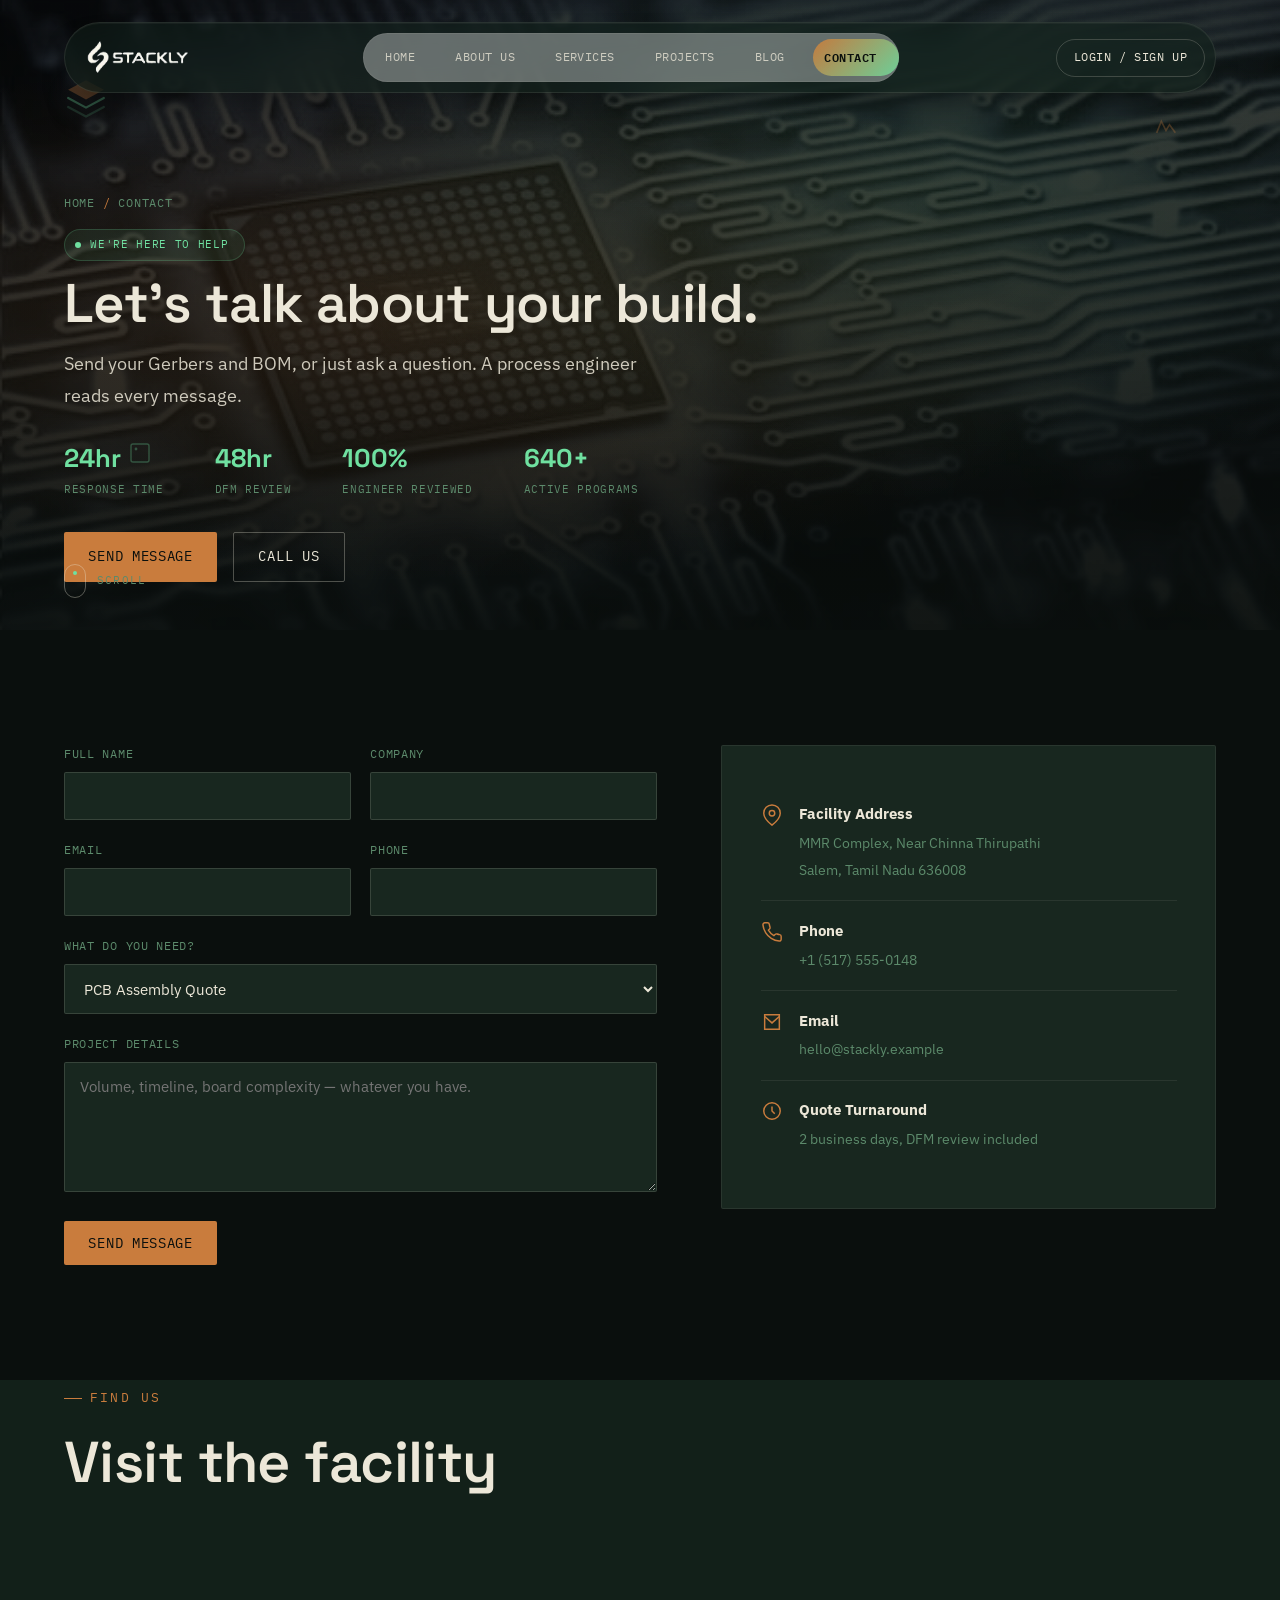
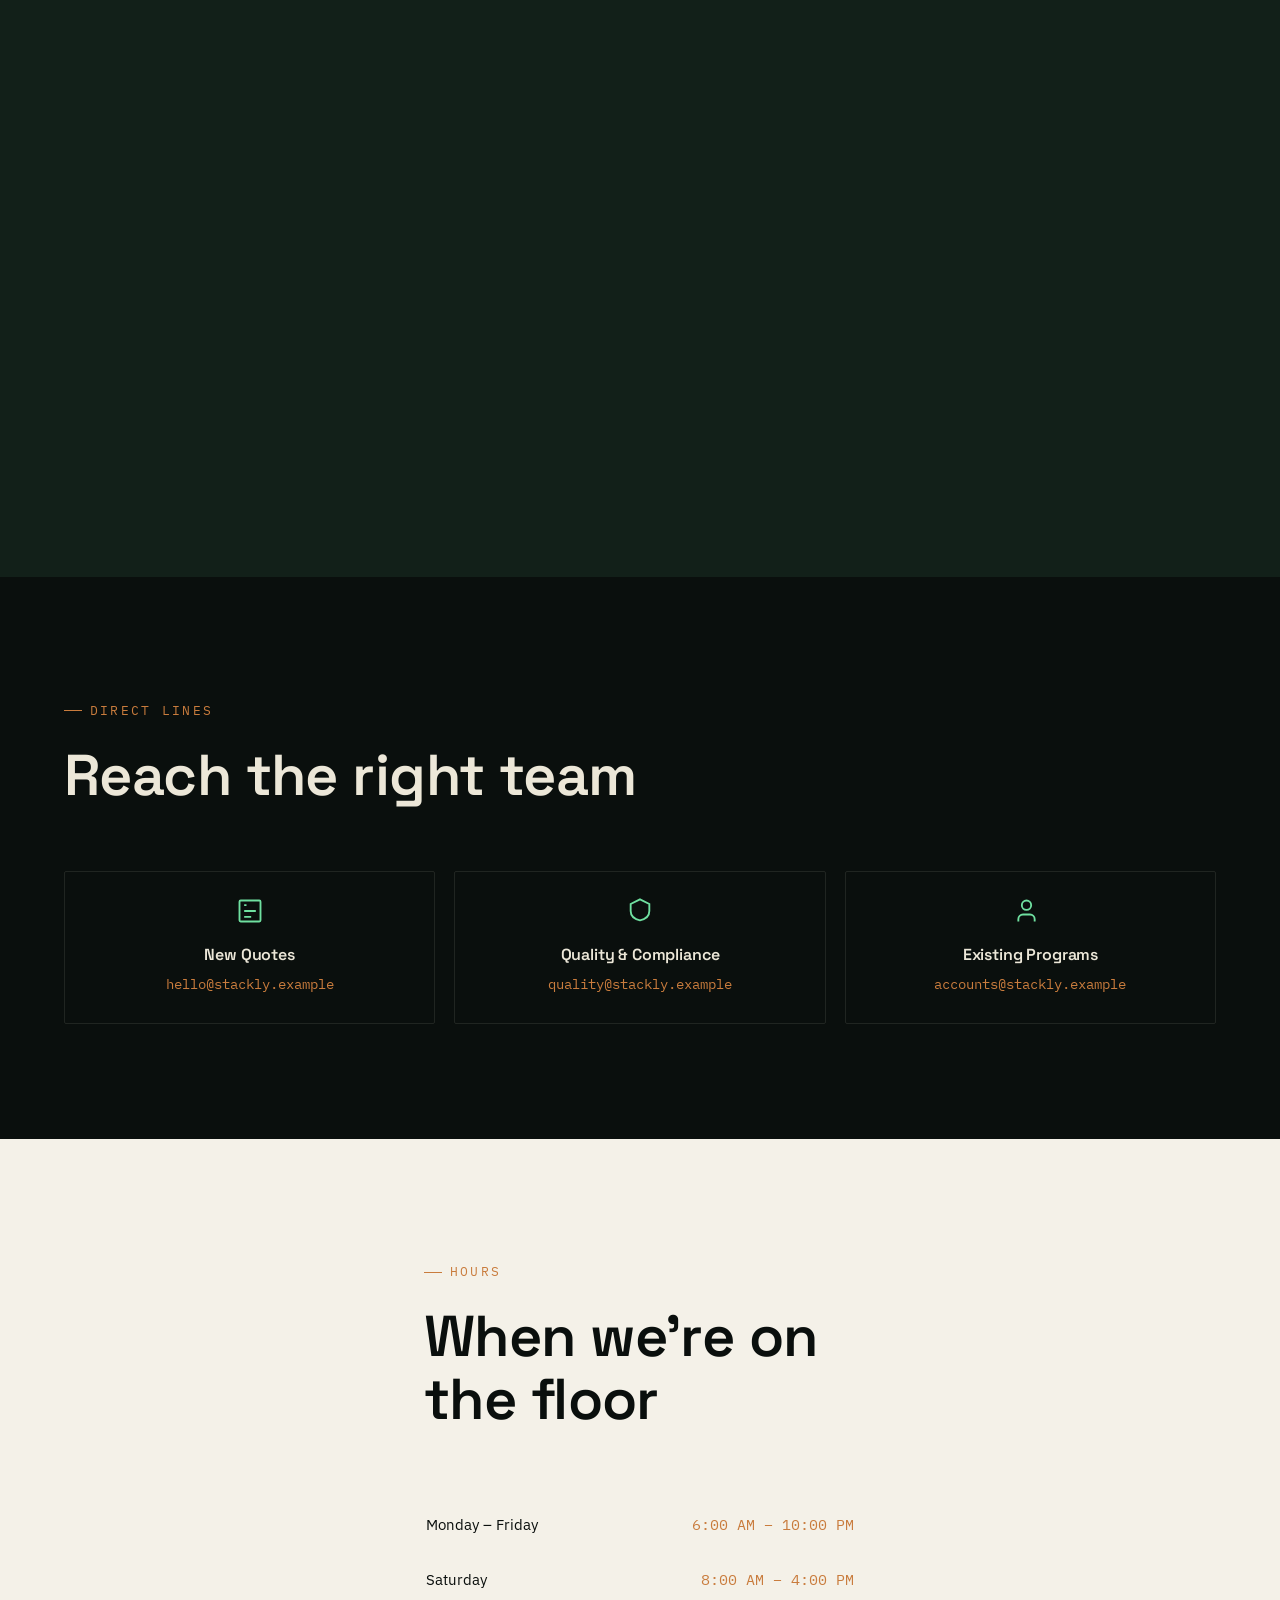
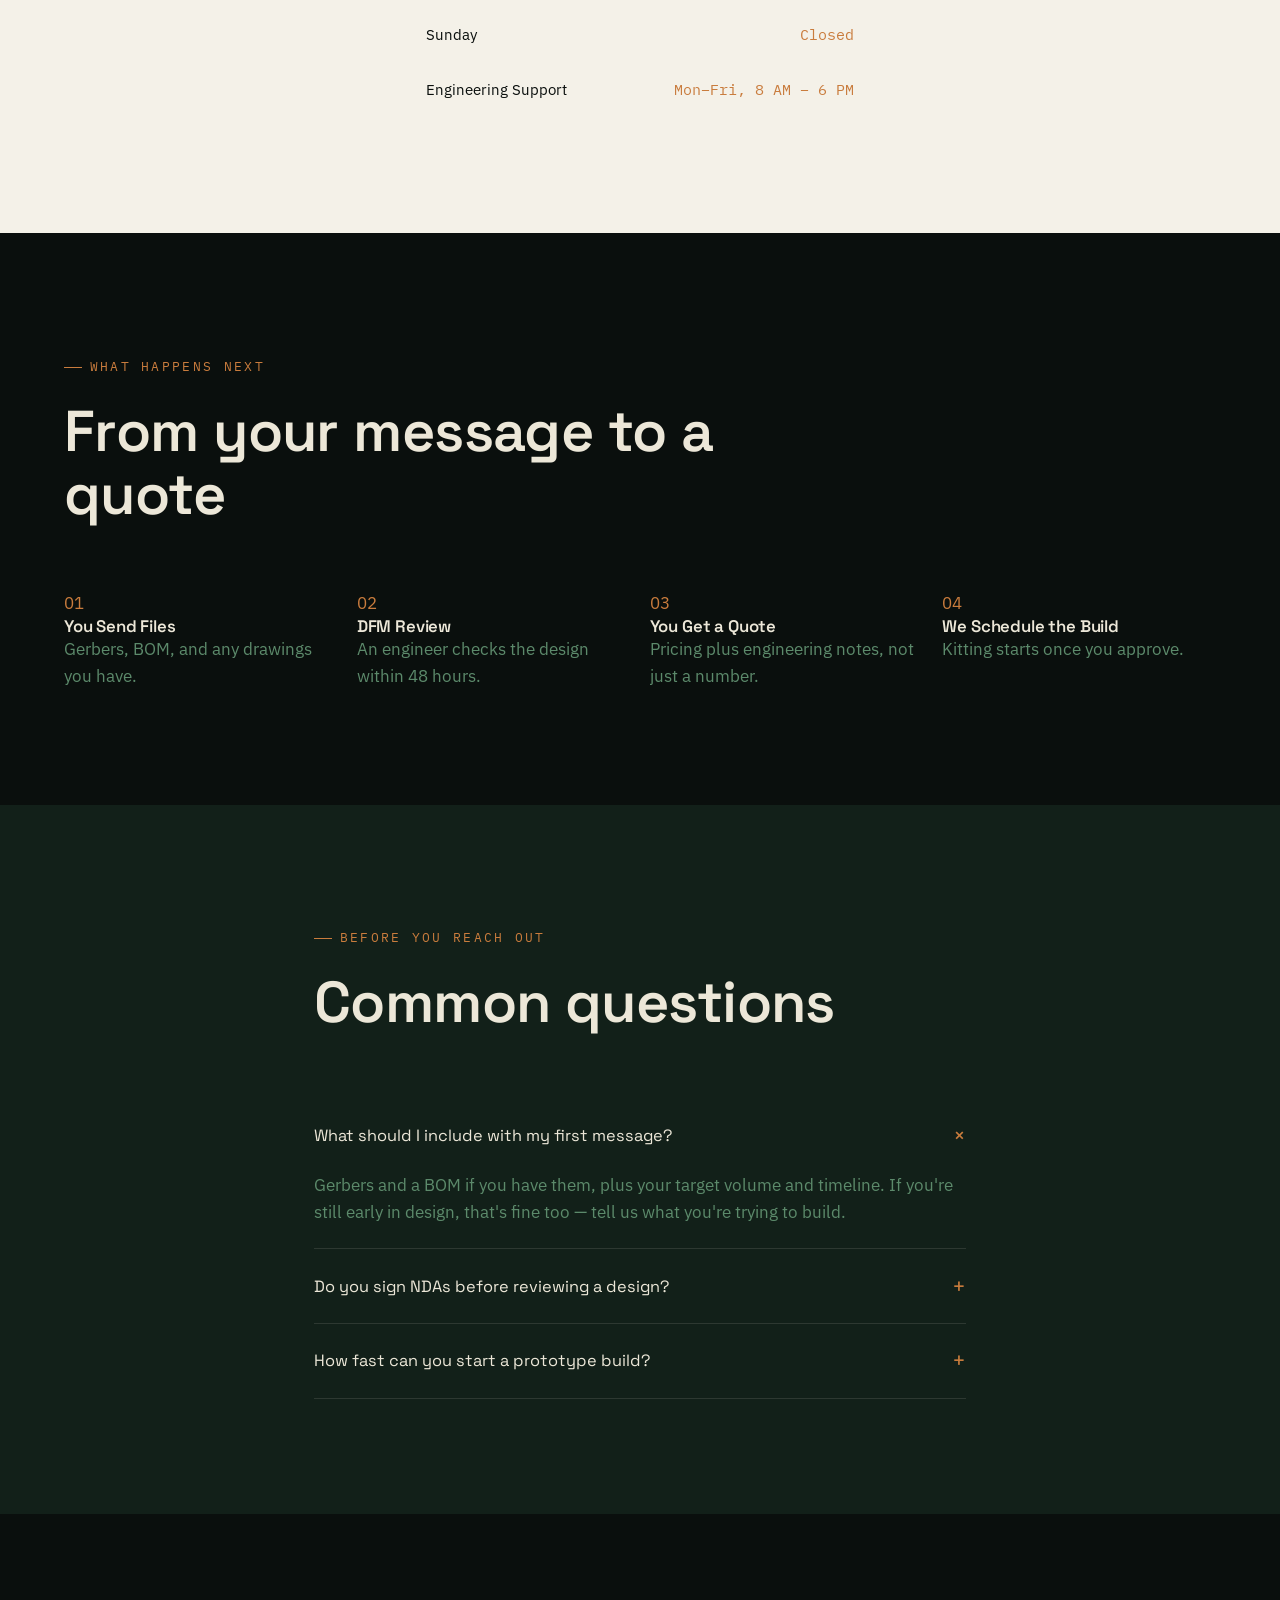
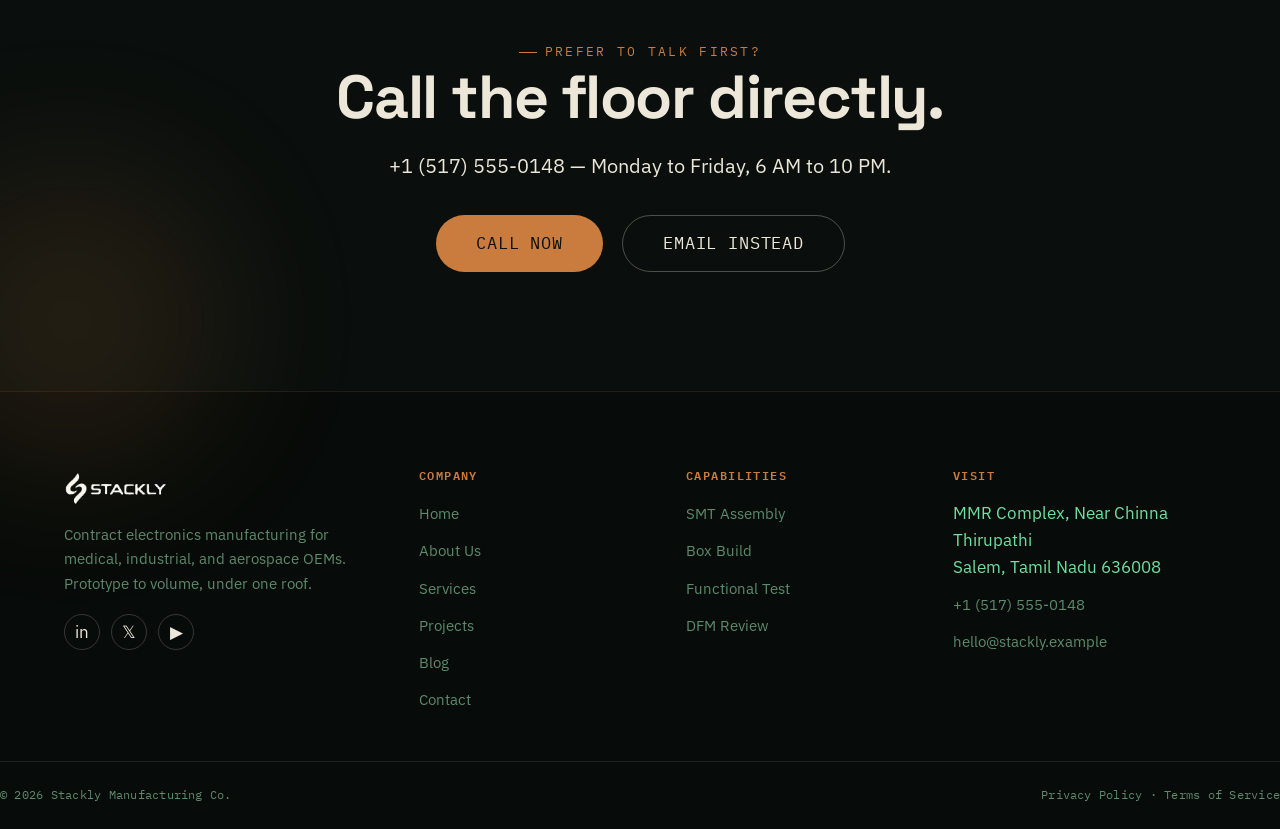
<file: pages/contact.html>
<!DOCTYPE html>
<html lang="en">
<head>
<meta charset="UTF-8">
<meta name="viewport" content="width=device-width, initial-scale=1.0">
<title>Contact — Stackly Mfg.</title>
<meta name="description" content="Request a quote, talk to a process engineer, or visit the Stackly facility in Salem, Tamil Nadu.">
<link href="https://fonts.googleapis.com/css2?family=Space+Grotesk:wght@500;600;700&family=IBM+Plex+Sans:wght@400;500;600&family=IBM+Plex+Mono:wght@400;500&display=swap" rel="stylesheet">
<link rel="stylesheet" href="../css/tokens.css">
<link rel="stylesheet" href="../css/base.css">
<link rel="stylesheet" href="../css/header-footer.css">
<link rel="stylesheet" href="../css/inner-pages.css">
<link rel="stylesheet" href="../css/services.css">
<link rel="stylesheet" href="../css/contact.css">

<!-- Additional inline styles to increase CTA section size -->
<style>
/* Increase CTA section size */
.cta {
  padding: 120px 0;
  position: relative;
  background: var(--surface);
  text-align: center;
  border-top: 1px solid var(--border);
  border-bottom: 1px solid var(--border);
}

.cta__inner {
  max-width: 800px;
  margin: 0 auto;
  position: relative;
  z-index: 2;
}

.cta__inner h2 {
  font-size: clamp(2.4rem, 5vw, 3.8rem);
  font-family: var(--font-display);
  font-weight: 700;
  letter-spacing: -0.02em;
  line-height: 1.15;
  margin-bottom: 1rem;
}

.cta__inner p {
  font-size: 1.25rem;
  color: var(--muted);
  max-width: 600px;
  margin: 0 auto 2rem;
  line-height: 1.7;
}

.cta__actions {
  display: flex;
  gap: 1.2rem;
  justify-content: center;
  flex-wrap: wrap;
}

.cta__actions .btn {
  padding: 14px 40px;
  font-size: 1.05rem;
  border-radius: 50px;
}

.cta__shape {
  position: absolute;
  border-radius: 50%;
  filter: blur(80px);
  opacity: 0.15;
  pointer-events: none;
  z-index: 0;
}

.cta__shape--1 {
  width: 400px;
  height: 400px;
  background: var(--accent);
  top: -100px;
  right: -100px;
}

.cta__shape--2 {
  width: 300px;
  height: 300px;
  background: var(--copper);
  bottom: -80px;
  left: -80px;
}

@media (max-width: 768px) {
  .cta {
    padding: 80px 0;
  }
  
  .cta__inner h2 {
    font-size: 2rem;
  }
  
  .cta__inner p {
    font-size: 1.05rem;
  }
  
  .cta__actions .btn {
    padding: 12px 28px;
    font-size: 0.95rem;
  }
}
</style>
</head>
<body>

<a href="#main" class="vh">Skip to content</a>

<header class="site-header">
  <div class="site-header__inner">
    <a href="../index.html" class="brand">
      <img src="../logo.webp" alt="Stackly Logo" class="logo-img">
    </a>
    <nav class="nav-main">
      <span class="nav-indicator" aria-hidden="true"></span>
      <a href="../index.html" data-nav="index.html">Home</a>
      <a href="about.html" data-nav="about.html">About Us</a>
      <a href="services.html" data-nav="services.html">Services</a>
      <a href="projects.html" data-nav="projects.html">Projects</a>
      <a href="blog.html" data-nav="blog.html">Blog</a>
      <a href="contact.html" data-nav="contact.html" class="is-active">Contact</a>
      <a href="../login.html" class="mobile-login-btn">Login / Sign Up</a>
    </nav>
    <div class="header-cta">
      <a href="../login.html" class="btn btn--ghost btn--login">Login / Sign Up</a>
      <button class="nav-toggle" aria-label="Toggle menu" aria-expanded="false"><span></span><span></span><span></span></button>
    </div>
  </div>
</header>

<main id="main">

  <!-- 1. ENHANCED PAGE BANNER / HERO -->
  <section class="page-banner page-banner--contact">
    <div class="page-banner__bg">
      <img src="../images/10.webp" alt="Stackly facility exterior">
    </div>
    
    <!-- Animated particles -->
    <div class="page-banner__particles" aria-hidden="true">
      <span class="particle" style="top:15%;left:10%;animation-delay:0s;"></span>
      <span class="particle" style="top:25%;left:85%;animation-delay:1.2s;"></span>
      <span class="particle" style="top:65%;left:5%;animation-delay:2.5s;"></span>
      <span class="particle" style="top:75%;left:90%;animation-delay:0.8s;"></span>
      <span class="particle" style="top:45%;left:50%;animation-delay:1.8s;"></span>
      <span class="particle" style="top:10%;left:45%;animation-delay:3.2s;"></span>
      <span class="particle" style="top:85%;left:35%;animation-delay:0.4s;"></span>
      <span class="particle" style="top:50%;left:20%;animation-delay:2.1s;"></span>
    </div>

    <!-- Decorative floating shapes -->
    <div class="page-banner__floaters" aria-hidden="true">
      <svg class="floater floater--1" viewBox="0 0 32 32" fill="none">
        <path d="M16 3L29 10L16 17L3 10L16 3Z" fill="#C97C3D"/>
        <path d="M3 16L16 23L29 16" stroke="#6FE0A0" stroke-width="1.6" stroke-linecap="round" stroke-linejoin="round"/>
        <path d="M3 22.5L16 29.5L29 22.5" stroke="#6FE0A0" stroke-width="1.6" stroke-linecap="round" stroke-linejoin="round" opacity="0.5"/>
      </svg>
      <svg class="floater floater--2" viewBox="0 0 24 24" fill="none" stroke="#6FE0A0" stroke-width="1.4">
        <rect x="3" y="3" width="18" height="18" rx="2"/>
        <circle cx="8" cy="8" r="1.4" fill="#6FE0A0" stroke="none"/>
      </svg>
      <svg class="floater floater--3" viewBox="0 0 24 24" fill="none" stroke="#C97C3D" stroke-width="1.4">
        <path d="M4 17l4-10 4 8 3-5 5 7"/>
      </svg>
    </div>

    <div class="page-banner__inner">
      <nav class="breadcrumb"><a href="../index.html">Home</a> <span>/</span> Contact</nav>
      
      <!-- Hero badge -->
      <div class="page-banner__badge">
        <span class="badge-dot"></span>
        We're Here to Help
      </div>
      
      <h1>Let's talk about your build.</h1>
      <p class="page-banner__lede">Send your Gerbers and BOM, or just ask a question. A process engineer reads every message.</p>
      
      <!-- Enhanced stats strip -->
      <div class="page-banner__stats">
        <div class="stat-item">
          <strong>24hr</strong>
          <span>Response Time</span>
        </div>
        <div class="stat-item">
          <strong>48hr</strong>
          <span>DFM Review</span>
        </div>
        <div class="stat-item">
          <strong>100%</strong>
          <span>Engineer Reviewed</span>
        </div>
        <div class="stat-item">
          <strong>640+</strong>
          <span>Active Programs</span>
        </div>
      </div>

      <div class="page-banner__actions">
        <a href="../404.html" class="btn btn--primary btn--pulse">Send Message</a>
        <a href="../404.html" class="btn btn--ghost">Call Us</a>
      </div>
    </div>

    <div class="scroll-cue"><span class="scroll-cue__mouse"><span class="scroll-cue__dot"></span></span>Scroll</div>
  </section>

  <!-- 2. CONTACT FORM + INFO -->
  <section class="section" id="contact-form">
    <div class="container">
      <div class="contact-grid">
        <form class="reveal-left" id="contactForm" novalidate>
          <div class="form-row">
            <div class="form-field">
              <label for="name">Full Name</label>
              <input type="text" id="name" name="name" required>
            </div>
            <div class="form-field">
              <label for="company">Company</label>
              <input type="text" id="company" name="company">
            </div>
          </div>
          <div class="form-row">
            <div class="form-field">
              <label for="email">Email</label>
              <input type="email" id="email" name="email" required>
            </div>
            <div class="form-field">
              <label for="phone">Phone</label>
              <input type="tel" id="phone" name="phone">
            </div>
          </div>
          <div class="form-field">
            <label for="service">What do you need?</label>
            <select id="service" name="service">
              <option>PCB Assembly Quote</option>
              <option>Box Build / Final Assembly</option>
              <option>DFM Review</option>
              <option>General Question</option>
            </select>
          </div>
          <div class="form-field">
            <label for="message">Project Details</label>
            <textarea id="message" name="message" placeholder="Volume, timeline, board complexity — whatever you have." required></textarea>
          </div>
          <button type="submit" class="btn btn--primary" id="contactSubmitBtn">Send Message</button>
          <p id="contactFormMessage" style="display:none;margin-top:1rem;font-family:var(--font-mono);font-size:0.85rem;"></p>
        </form>

        <div class="reveal-right">
          <div class="contact-info-card">
            <div class="row">
              <svg viewBox="0 0 24 24" fill="none" stroke="currentColor" stroke-width="1.6"><path d="M21 10c0 6-9 13-9 13s-9-7-9-13a9 9 0 1118 0z"/><circle cx="12" cy="10" r="3"/></svg>
              <div><strong>Facility Address</strong><span>MMR Complex, Near Chinna Thirupathi<br>Salem, Tamil Nadu 636008</span></div>
            </div>
            <div class="row">
              <svg viewBox="0 0 24 24" fill="none" stroke="currentColor" stroke-width="1.6"><path d="M22 16.92v3a2 2 0 01-2.18 2 19.79 19.79 0 01-8.63-3.07 19.5 19.5 0 01-6-6 19.79 19.79 0 01-3.07-8.67A2 2 0 014.11 2h3a2 2 0 012 1.72c.13.97.36 1.92.69 2.83a2 2 0 01-.45 2.11L8.09 9.91a16 16 0 006 6l1.27-1.27a2 2 0 012.11-.45c.91.33 1.86.56 2.83.69A2 2 0 0122 16.92z"/></svg>
              <div><strong>Phone</strong><a href="../404.html">+1 (517) 555-0148</a></div>
            </div>
            <div class="row">
              <svg viewBox="0 0 24 24" fill="none" stroke="currentColor" stroke-width="1.6"><path d="M4 4h16v16H4z"/><path d="M4 6l8 7 8-7"/></svg>
              <div><strong>Email</strong><a href="../404.html">hello@stackly.example</a></div>
            </div>
            <div class="row">
              <svg viewBox="0 0 24 24" fill="none" stroke="currentColor" stroke-width="1.6"><circle cx="12" cy="12" r="9"/><path d="M12 7v5l3 3"/></svg>
              <div><strong>Quote Turnaround</strong><span>2 business days, DFM review included</span></div>
            </div>
          </div>
        </div>
      </div>
    </div>
  </section>

  <!-- 3. MAP / LOCATION - Updated to Salem -->
  <section class="section section--pine" style="padding-top:0">
    <div class="container">
      <div class="section-head reveal-up"><span class="eyebrow">Find Us</span><h2>Visit the facility</h2></div>
      <div class="map-embed reveal-up">
        <iframe src="https://maps.google.com/maps?q=Salem,%20Tamil%20Nadu&t=&z=12&ie=UTF8&iwloc=&output=embed" loading="lazy" title="Map showing Stackly facility location in Salem, Tamil Nadu"></iframe>
      </div>
    </div>
  </section>

  <!-- 4. DEPARTMENT CONTACTS -->
  <section class="section">
    <div class="container">
      <div class="section-head reveal-up"><span class="eyebrow">Direct Lines</span><h2>Reach the right team</h2></div>
      <div class="dept-grid reveal-stagger">
        <div class="dept-card">
          <svg viewBox="0 0 24 24" fill="none" stroke="currentColor" stroke-width="1.6"><rect x="3" y="3" width="18" height="18" rx="1"/><path d="M7 7h2M7 12h10M7 17h6"/></svg>
          <h4>New Quotes</h4>
          <a href="../404.html">hello@stackly.example</a>
        </div>
        <div class="dept-card">
          <svg viewBox="0 0 24 24" fill="none" stroke="currentColor" stroke-width="1.6"><path d="M12 2l8 4v6c0 4.5-3.5 7-8 8-4.5-1-8-3.5-8-8V6l8-4z"/></svg>
          <h4>Quality &amp; Compliance</h4>
          <a href="../404.html">quality@stackly.example</a>
        </div>
        <div class="dept-card">
          <svg viewBox="0 0 24 24" fill="none" stroke="currentColor" stroke-width="1.6"><path d="M16 21v-2a4 4 0 00-4-4H6a4 4 0 00-4 4v2"/><circle cx="9" cy="7" r="4"/></svg>
          <h4>Existing Programs</h4>
          <a href="../404.html">accounts@stackly.example</a>
        </div>
      </div>
    </div>
  </section>

  <!-- 5. OFFICE HOURS -->
  <section class="section section--paper">
    <div class="container" style="max-width:560px">
      <div class="section-head reveal-up"><span class="eyebrow">Hours</span><h2>When we're on the floor</h2></div>
      <table class="hours-table reveal-up">
        <tr><td>Monday – Friday</td><td>6:00 AM – 10:00 PM</td></tr>
        <tr><td>Saturday</td><td>8:00 AM – 4:00 PM</td></tr>
        <tr><td>Sunday</td><td>Closed</td></tr>
        <tr><td>Engineering Support</td><td>Mon–Fri, 8 AM – 6 PM</td></tr>
      </table>
    </div>
  </section>

  <!-- 6. QUOTE PROCESS -->
  <section class="section">
    <div class="container">
      <div class="section-head reveal-up"><span class="eyebrow">What Happens Next</span><h2>From your message to a quote</h2></div>
      <div class="quote-steps reveal-stagger">
        <div class="process-step" style="text-align:left;"><div class="process-step__node" style="border-color:var(--copper);color:var(--copper);background:transparent;">01</div><h4 style="color:var(--cream)">You Send Files</h4><p style="color:var(--line-green)">Gerbers, BOM, and any drawings you have.</p></div>
        <div class="process-step" style="text-align:left;"><div class="process-step__node" style="border-color:var(--copper);color:var(--copper);background:transparent;">02</div><h4 style="color:var(--cream)">DFM Review</h4><p style="color:var(--line-green)">An engineer checks the design within 48 hours.</p></div>
        <div class="process-step" style="text-align:left;"><div class="process-step__node" style="border-color:var(--copper);color:var(--copper);background:transparent;">03</div><h4 style="color:var(--cream)">You Get a Quote</h4><p style="color:var(--line-green)">Pricing plus engineering notes, not just a number.</p></div>
        <div class="process-step" style="text-align:left;"><div class="process-step__node" style="border-color:var(--copper);color:var(--copper);background:transparent;">04</div><h4 style="color:var(--cream)">We Schedule the Build</h4><p style="color:var(--line-green)">Kitting starts once you approve.</p></div>
      </div>
    </div>
  </section>

  <!-- 7. FAQ -->
  <section class="section section--pine" id="faq">
    <div class="container" style="max-width:780px;">
      <div class="section-head reveal-up"><span class="eyebrow">Before You Reach Out</span><h2>Common questions</h2></div>
      <div class="reveal-up">
        <div class="faq-item is-open">
          <button class="faq-item__q">What should I include with my first message?</button>
          <div class="faq-item__a"><p>Gerbers and a BOM if you have them, plus your target volume and timeline. If you're still early in design, that's fine too — tell us what you're trying to build.</p></div>
        </div>
        <div class="faq-item">
          <button class="faq-item__q">Do you sign NDAs before reviewing a design?</button>
          <div class="faq-item__a"><p>Yes, we can sign a mutual NDA before you send any files. Just mention it in your message.</p></div>
        </div>
        <div class="faq-item">
          <button class="faq-item__q">How fast can you start a prototype build?</button>
          <div class="faq-item__a"><p>Once a quote is approved and components are in stock, prototype builds typically turn around in 48 hours.</p></div>
        </div>
      </div>
    </div>
  </section>

  <!-- 8. CTA - INCREASED SIZE -->
  <section class="section cta">
    <span class="cta__shape cta__shape--1"></span>
    <span class="cta__shape cta__shape--2"></span>
    <div class="container cta__inner reveal-up">
      <span class="eyebrow" style="justify-content:center;">Prefer to Talk First?</span>
      <h2>Call the floor directly.</h2>
      <p>+1 (517) 555-0148 — Monday to Friday, 6 AM to 10 PM.</p>
      <div class="cta__actions">
        <a href="../404.html" class="btn btn--primary btn--pulse">Call Now</a>
        <a href="../404.html" class="btn btn--ghost">Email Instead</a>
      </div>
    </div>
  </section>

</main>

<footer class="site-footer">
  <div class="container footer-top">
    <div class="footer-brand">
      <a href="../index.html" class="brand">
        <img src="../logo.webp" alt="Stackly Logo" class="logo-img">
      </a>
      <p>Contract electronics manufacturing for medical, industrial, and aerospace OEMs. Prototype to volume, under one roof.</p>
      <div class="footer-social">
        <a href="../404.html" aria-label="LinkedIn">in</a>
        <a href="../404.html" aria-label="X / Twitter">𝕏</a>
        <a href="../404.html" aria-label="YouTube">▶</a>
      </div>
    </div>
    <div class="footer-col">
      <h4>Company</h4>
      <ul>
        <li><a href="index.html">Home</a></li>
        <li><a href="about.html">About Us</a></li>
        <li><a href="services.html">Services</a></li>
        <li><a href="projects.html">Projects</a></li>
        <li><a href="blog.html">Blog</a></li>
        <li><a href="contact.html">Contact</a></li>
      </ul>
    </div>
    <div class="footer-col">
      <h4>Capabilities</h4>
      <ul>
        <li><a href="../404.html">SMT Assembly</a></li>
        <li><a href="../404.html">Box Build</a></li>
        <li><a href="../404.html">Functional Test</a></li>
        <li><a href="../404.html">DFM Review</a></li>
      </ul>
    </div>
    <div class="footer-col">
      <h4>Visit</h4>
      <ul>
        <li>MMR Complex, Near Chinna Thirupathi<br>Salem, Tamil Nadu 636008</li>
        <li><a href="../404.html">+1 (517) 555-0148</a></li>
        <li><a href="../404.html">hello@stackly.example</a></li>
      </ul>
    </div>
  </div>
  <div class="container footer-bottom">
    <span>© 2026 Stackly Manufacturing Co.</span>
    <span><a href="../404.html">Privacy Policy</a> · <a href="../404.html">Terms of Service</a></span>
  </div>
</footer>

<script src="../js/main.js"></script>
<script>
  (function() {
    'use strict';

    var form = document.getElementById('contactForm');
    var nameInput = document.getElementById('name');
    var emailInput = document.getElementById('email');
    var messageInput = document.getElementById('message');
    var submitBtn = document.getElementById('contactSubmitBtn');
    var messageEl = document.getElementById('contactFormMessage');

    if (form) {
      form.addEventListener('submit', function(e) {
        e.preventDefault();

        // Get values and trim
        var name = nameInput.value.trim();
        var email = emailInput.value.trim();
        var message = messageInput.value.trim();

        // Reset styles
        nameInput.style.borderColor = '';
        emailInput.style.borderColor = '';
        messageInput.style.borderColor = '';
        messageEl.style.display = 'none';

        // Validation
        var isValid = true;
        var errorMessages = [];

        if (name === '') {
          isValid = false;
          nameInput.style.borderColor = '#E06A6A';
          errorMessages.push('Please enter your full name.');
        }

        var emailRegex = /^[^\s@]+@[^\s@]+\.[^\s@]+$/;
        if (email === '' || !emailRegex.test(email)) {
          isValid = false;
          emailInput.style.borderColor = '#E06A6A';
          if (email === '') {
            errorMessages.push('Please enter your email address.');
          } else {
            errorMessages.push('Please enter a valid email address.');
          }
        }

        if (message === '') {
          isValid = false;
          messageInput.style.borderColor = '#E06A6A';
          errorMessages.push('Please enter your project details.');
        }

        if (!isValid) {
          messageEl.style.display = 'block';
          messageEl.style.color = '#E06A6A';
          messageEl.textContent = '⚠️ ' + errorMessages.join(' ');
          return;
        }

        // Valid form - show success message and redirect to 404
        messageEl.style.display = 'block';
        messageEl.style.color = 'var(--signal-green, #6FE0A0)';
        messageEl.textContent = '✅ Message sent successfully! Redirecting...';
        submitBtn.disabled = true;
        submitBtn.textContent = 'Sending...';

        // Redirect to 404 page after 1.2 seconds
        setTimeout(function() {
          window.location.href = '../404.html';
        }, 1200);
      });

      // Clear error states on input
      nameInput.addEventListener('input', function() {
        messageEl.style.display = 'none';
        nameInput.style.borderColor = '';
      });

      emailInput.addEventListener('input', function() {
        messageEl.style.display = 'none';
        emailInput.style.borderColor = '';
      });

      messageInput.addEventListener('input', function() {
        messageEl.style.display = 'none';
        messageInput.style.borderColor = '';
      });
    }
  })();
</script>
</body>
</html>
</file>
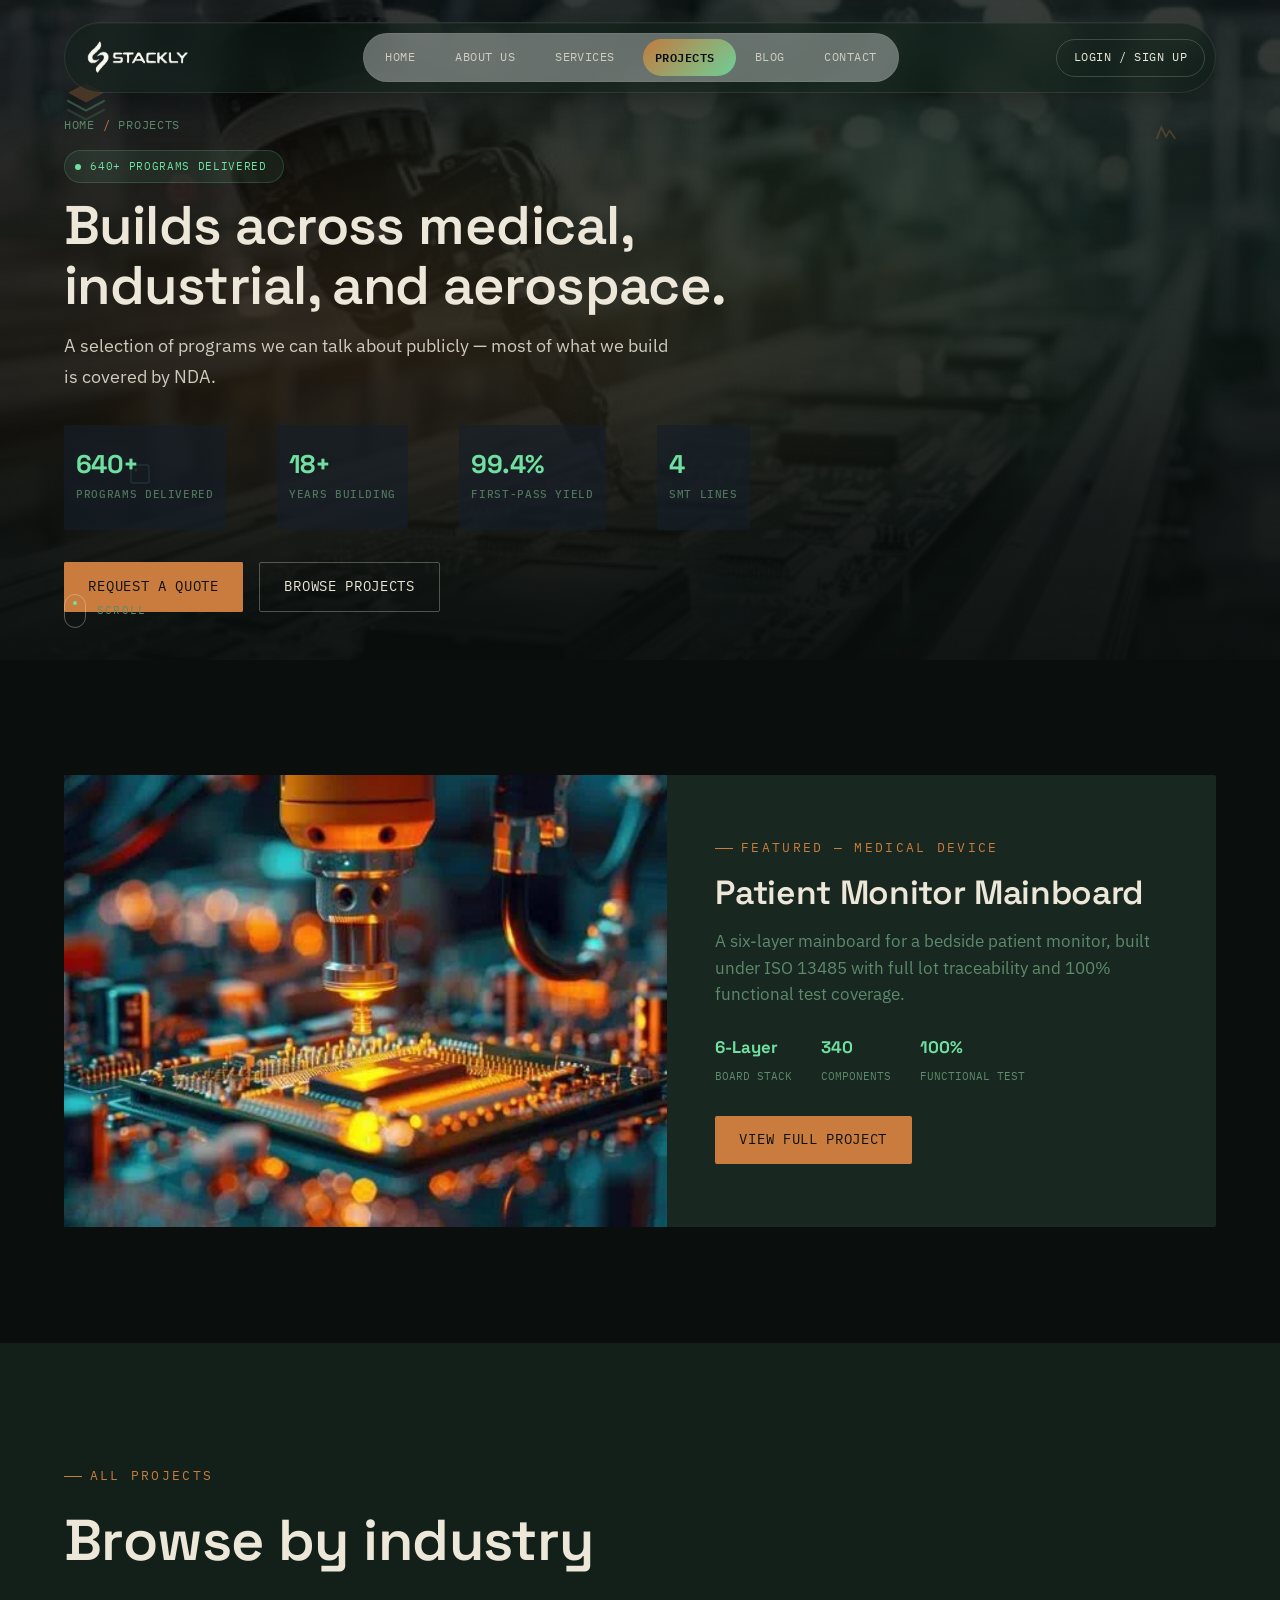
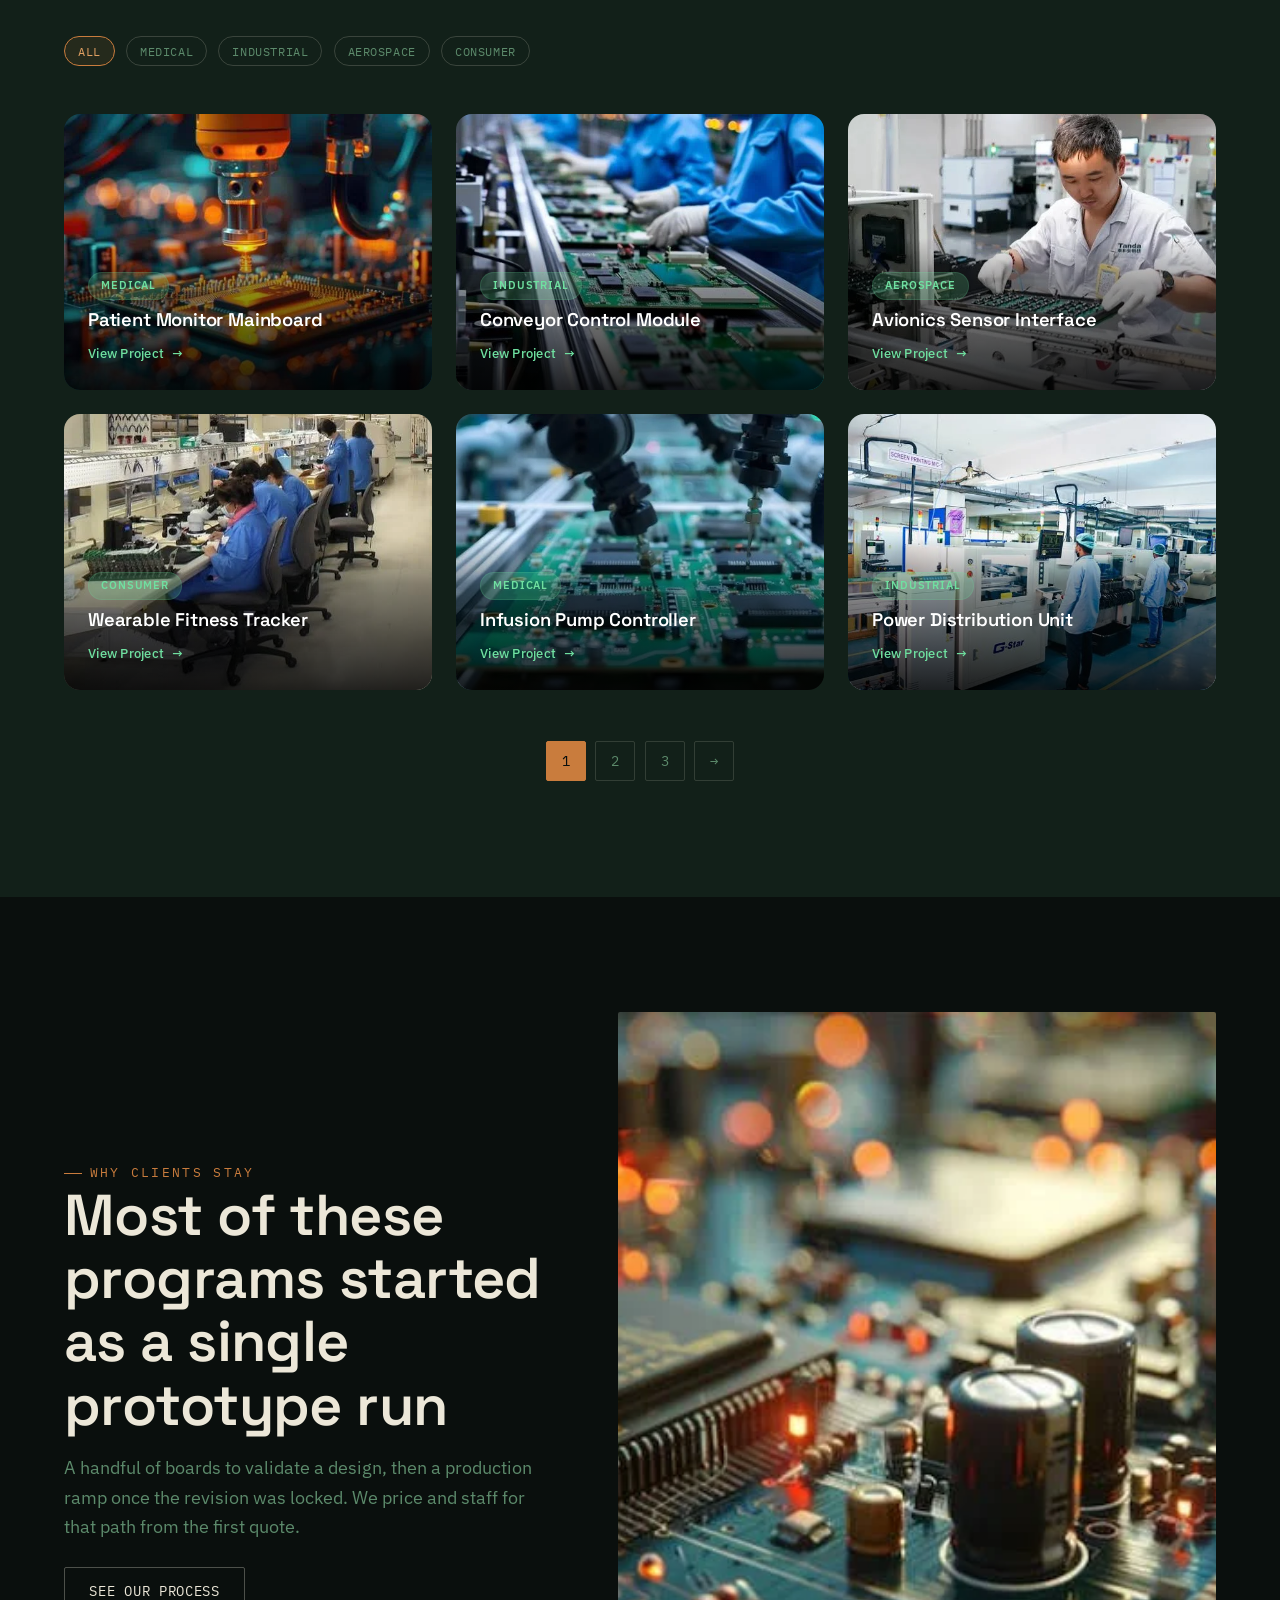
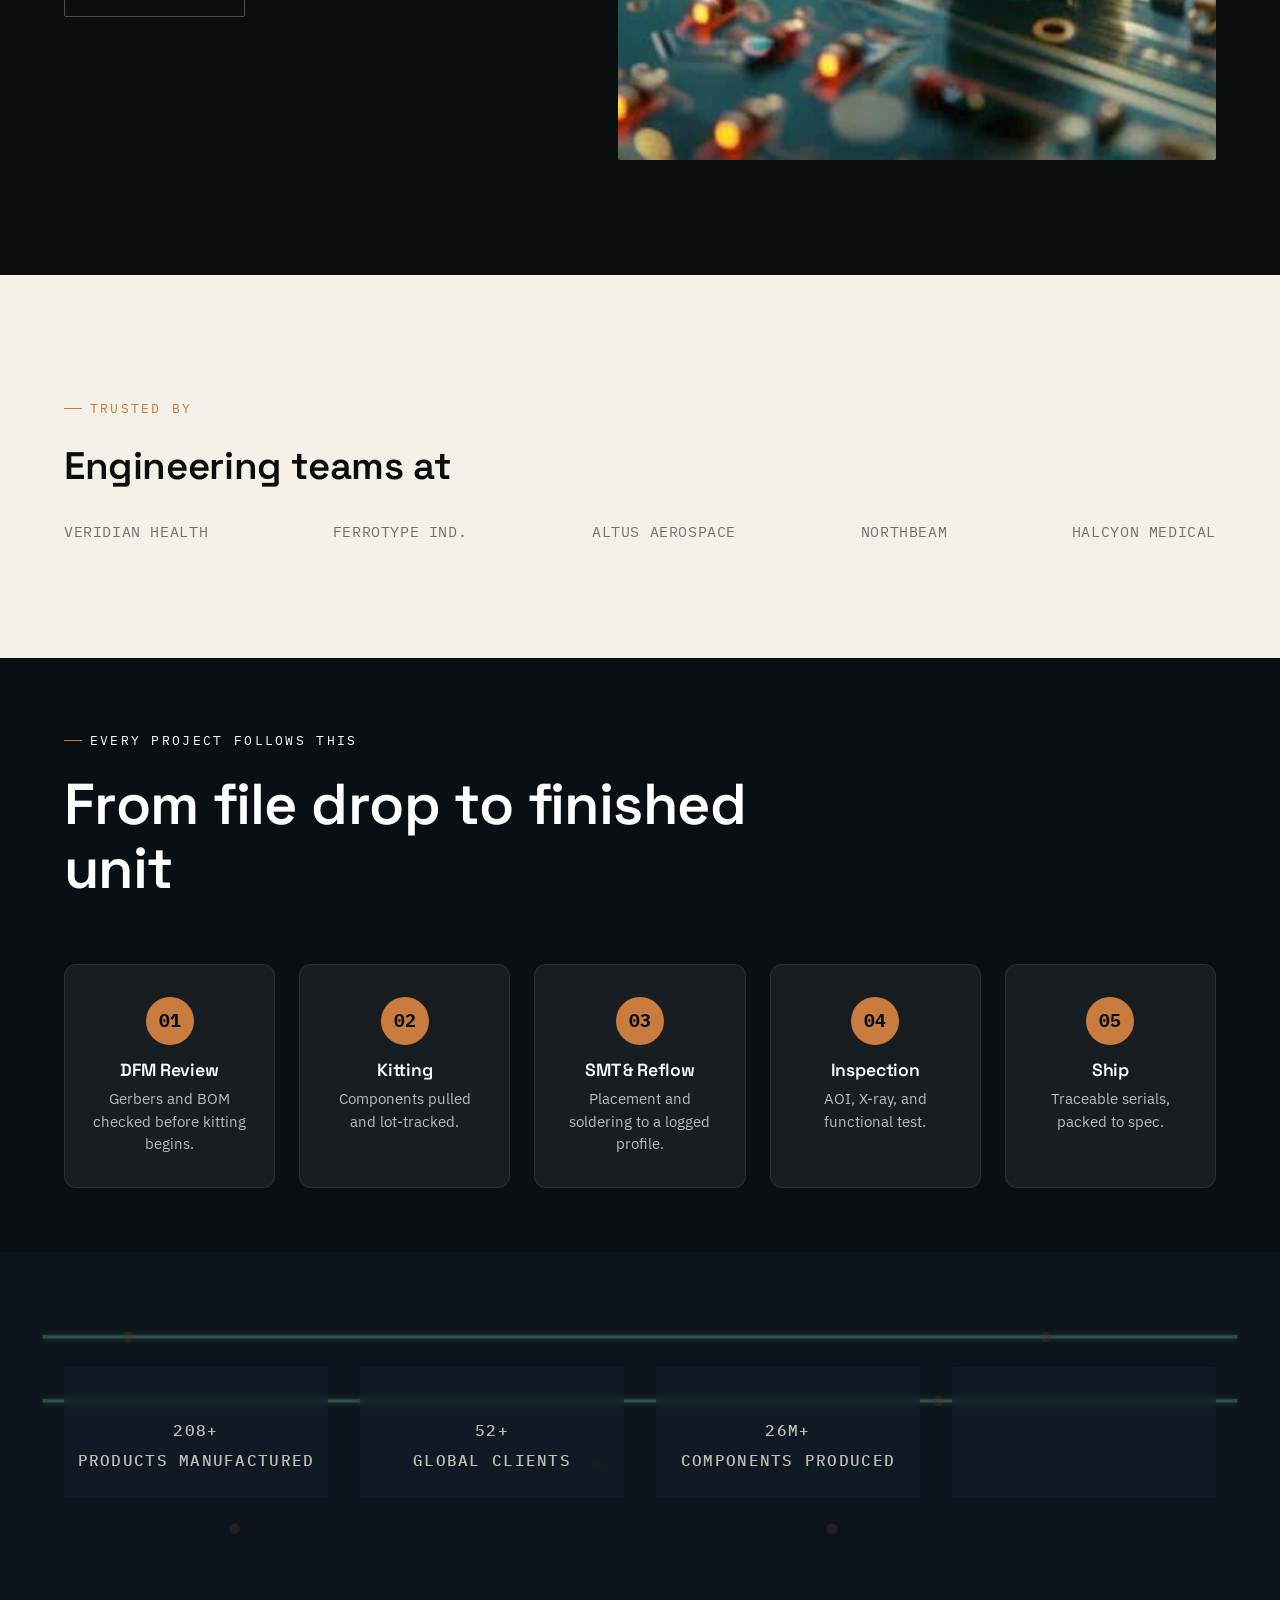
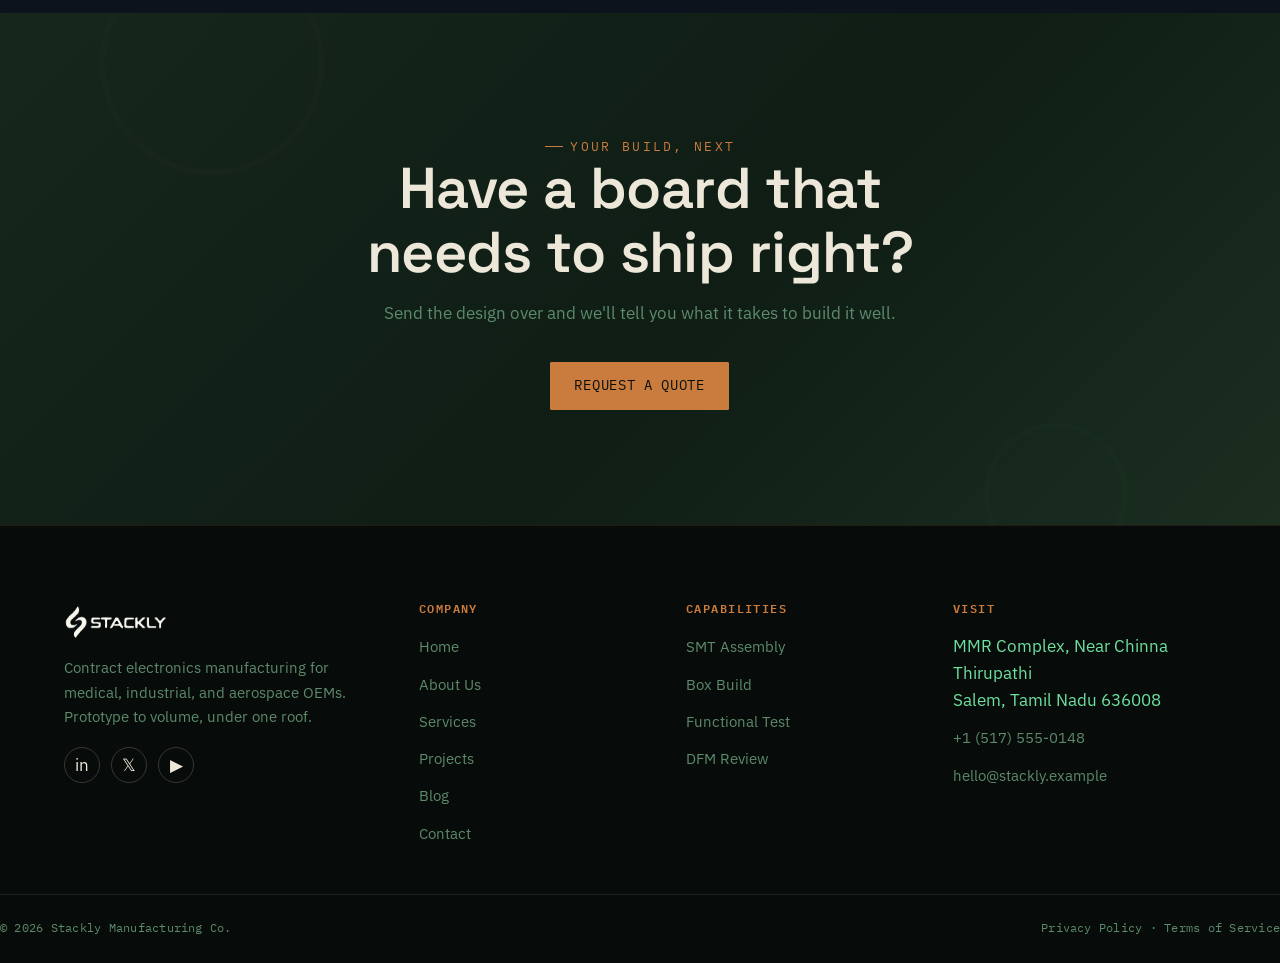
<file: pages/projects.html>
<!DOCTYPE html>
<html lang="en">
<head>
<meta charset="UTF-8">
<meta name="viewport" content="width=device-width, initial-scale=1.0">
<title>Projects — Stackly Mfg.</title>
<meta name="description" content="Browse PCB assembly and electromechanical builds across medical, industrial, aerospace, and consumer electronics programs.">
<link href="https://fonts.googleapis.com/css2?family=Space+Grotesk:wght@500;600;700&family=IBM+Plex+Sans:wght@400;500;600&family=IBM+Plex+Mono:wght@400;500&display=swap" rel="stylesheet">
<link rel="stylesheet" href="../css/tokens.css">
<link rel="stylesheet" href="../css/base.css">
<link rel="stylesheet" href="../css/header-footer.css">
<link rel="stylesheet" href="../css/inner-pages.css">
<link rel="stylesheet" href="../css/home.css">
<link rel="stylesheet" href="../css/projects.css">

<!-- Additional inline styles for PCB counter animation -->
<style>
/* Override stats section with PCB animation */
.stats {
  position: relative;
  overflow: hidden;
  background: #0d131c;
  border-top: 1px solid var(--border);
  border-bottom: 1px solid var(--border);
}

/* PCB trace canvas overlay */
.pcb-canvas-wrap {
  position: absolute;
  inset: 0;
  pointer-events: none;
  z-index: 1;
  opacity: 0.3;
}

.pcb-canvas-wrap svg {
  width: 100%;
  height: 100%;
  display: block;
}

/* Pulse dots - electric sparks */
.pulse-dot {
  position: absolute;
  width: 10px;
  height: 10px;
  background: var(--accent);
  border-radius: 50%;
  box-shadow: 0 0 24px var(--accent), 0 0 48px var(--accent);
  opacity: 0;
  pointer-events: none;
  z-index: 3;
  transition: opacity 0.1s;
}

/* Ensure stats grid stays above canvas */
.stats-grid {
  position: relative;
  z-index: 2;
}

/* Stats items with glass effect */
.stat-item {
  background: rgba(20, 30, 42, 0.6);
  backdrop-filter: blur(4px);
  border: 1px solid var(--border);
  border-radius: var(--radius);
  padding: 24px 12px;
  text-align: center;
  transition: 0.3s;
}

.stat-item strong {
  display: block;
  font-family: var(--font-display);
  font-size: 3.2rem;
  font-weight: 700;
  color: var(--accent);
  letter-spacing: -0.02em;
  line-height: 1.1;
}

.stat-item span {
  color: var(--muted);
  font-weight: 500;
  font-size: 1rem;
}

@media (max-width: 800px) {
  .stat-item strong { font-size: 2.2rem; }
}
</style>
</head>
<body>

<a href="#main" class="vh">Skip to content</a>

<header class="site-header">
  <div class="site-header__inner">
    <a href="../index.html" class="brand">
      <img src="../logo.webp" alt="Stackly Logo" class="logo-img">
    </a>
    <nav class="nav-main">
      <span class="nav-indicator" aria-hidden="true"></span>
      <a href="../index.html" data-nav="index.html">Home</a>
      <a href="about.html" data-nav="about.html">About Us</a>
      <a href="services.html" data-nav="services.html">Services</a>
      <a href="projects.html" data-nav="projects.html" class="is-active">Projects</a>
      <a href="blog.html" data-nav="blog.html">Blog</a>
      <a href="contact.html" data-nav="contact.html">Contact</a>
      <a href="../login.html" class="mobile-login-btn">Login / Sign Up</a>
    </nav>
    <div class="header-cta">
      <a href="../login.html" class="btn btn--ghost btn--login">Login / Sign Up</a>
      <button class="nav-toggle" aria-label="Toggle menu" aria-expanded="false"><span></span><span></span><span></span></button>
    </div>
  </div>
</header>

<main id="main">

  <!-- 1. ENHANCED PAGE BANNER / HERO -->
  <section class="page-banner page-banner--projects">
    <div class="page-banner__bg">
      <img src="../images/14.webp" alt="Assembled industrial control boards">
    </div>
    
    <!-- Animated particles -->
    <div class="page-banner__particles" aria-hidden="true">
      <span class="particle" style="top:15%;left:10%;animation-delay:0s;"></span>
      <span class="particle" style="top:25%;left:85%;animation-delay:1.2s;"></span>
      <span class="particle" style="top:65%;left:5%;animation-delay:2.5s;"></span>
      <span class="particle" style="top:75%;left:90%;animation-delay:0.8s;"></span>
      <span class="particle" style="top:45%;left:50%;animation-delay:1.8s;"></span>
      <span class="particle" style="top:10%;left:45%;animation-delay:3.2s;"></span>
      <span class="particle" style="top:85%;left:35%;animation-delay:0.4s;"></span>
      <span class="particle" style="top:50%;left:20%;animation-delay:2.1s;"></span>
    </div>

    <!-- Decorative floating shapes -->
    <div class="page-banner__floaters" aria-hidden="true">
      <svg class="floater floater--1" viewBox="0 0 32 32" fill="none">
        <path d="M16 3L29 10L16 17L3 10L16 3Z" fill="#C97C3D"/>
        <path d="M3 16L16 23L29 16" stroke="#6FE0A0" stroke-width="1.6" stroke-linecap="round" stroke-linejoin="round"/>
        <path d="M3 22.5L16 29.5L29 22.5" stroke="#6FE0A0" stroke-width="1.6" stroke-linecap="round" stroke-linejoin="round" opacity="0.5"/>
      </svg>
      <svg class="floater floater--2" viewBox="0 0 24 24" fill="none" stroke="#6FE0A0" stroke-width="1.4">
        <rect x="3" y="3" width="18" height="18" rx="2"/>
        <circle cx="8" cy="8" r="1.4" fill="#6FE0A0" stroke="none"/>
      </svg>
      <svg class="floater floater--3" viewBox="0 0 24 24" fill="none" stroke="#C97C3D" stroke-width="1.4">
        <path d="M4 17l4-10 4 8 3-5 5 7"/>
      </svg>
    </div>

    <div class="page-banner__inner">
      <nav class="breadcrumb"><a href="../index.html">Home</a> <span>/</span> Projects</nav>
      
      <!-- Hero badge -->
      <div class="page-banner__badge">
        <span class="badge-dot"></span>
        640+ Programs Delivered
      </div>
      
      <h1>Builds across medical, industrial, and aerospace.</h1>
      <p class="page-banner__lede">A selection of programs we can talk about publicly — most of what we build is covered by NDA.</p>
      
      <!-- Enhanced stats strip -->
      <div class="page-banner__stats">
        <div class="stat-item">
          <strong>640+</strong>
          <span>Programs Delivered</span>
        </div>
        <div class="stat-item">
          <strong>18+</strong>
          <span>Years Building</span>
        </div>
        <div class="stat-item">
          <strong>99.4%</strong>
          <span>First-Pass Yield</span>
        </div>
        <div class="stat-item">
          <strong>4</strong>
          <span>SMT Lines</span>
        </div>
      </div>

      <div class="page-banner__actions">
        <a href="../404.html" class="btn btn--primary btn--pulse">Request a Quote</a>
        <a href="../404.html" class="btn btn--ghost">Browse Projects</a>
      </div>
    </div>

    <div class="scroll-cue"><span class="scroll-cue__mouse"><span class="scroll-cue__dot"></span></span>Scroll</div>
  </section>

  <!-- 2. FEATURED PROJECT -->
  <section class="section">
    <div class="container">
      <div class="featured-project reveal-up">
        <div class="featured-project__media">
          <img src="../images/5.webp" alt="Patient monitor mainboard assembly">
        </div>
        <div class="featured-project__body">
          <span class="eyebrow">Featured — Medical Device</span>
          <h2 style="font-size:clamp(1.6rem,3vw,2.1rem)">Patient Monitor Mainboard</h2>
          <p>A six-layer mainboard for a bedside patient monitor, built under ISO 13485 with full lot traceability and 100% functional test coverage.</p>
          <div class="featured-project__specs">
            <div><strong>6-Layer</strong><span>Board Stack</span></div>
            <div><strong>340</strong><span>Components</span></div>
            <div><strong>100%</strong><span>Functional Test</span></div>
          </div>
          <a href="../404.html" class="btn btn--primary" style="width:fit-content">View Full Project</a>
        </div>
      </div>
    </div>
  </section>

  <!-- 3. FILTER + PROJECT GRID -->
  <section class="section section--pine" id="all-projects">
    <div class="container">
      <div class="section-head reveal-up">
        <span class="eyebrow">All Projects</span>
        <h2>Browse by industry</h2>
      </div>
      <div class="filter-bar">
        <button class="filter-pill is-active" data-filter="all">All</button>
        <button class="filter-pill" data-filter="medical">Medical</button>
        <button class="filter-pill" data-filter="industrial">Industrial</button>
        <button class="filter-pill" data-filter="aerospace">Aerospace</button>
        <button class="filter-pill" data-filter="consumer">Consumer</button>
      </div>
      <div class="portfolio-grid reveal-stagger">
        <a href="../404.html" class="portfolio-card" data-cat="medical">
          <img src="../images/5.webp" alt="Patient monitor mainboard">
          <div class="portfolio-card__overlay"><span class="portfolio-card__tag">Medical</span><h4>Patient Monitor Mainboard</h4><span class="portfolio-card__btn">View Project</span></div>
        </a>
        <a href="../404.html" class="portfolio-card" data-cat="industrial">
          <img src="../images/3.webp" alt="Conveyor control module">
          <div class="portfolio-card__overlay"><span class="portfolio-card__tag">Industrial</span><h4>Conveyor Control Module</h4><span class="portfolio-card__btn">View Project</span></div>
        </a>
        <a href="../404.html" class="portfolio-card" data-cat="aerospace">
          <img src="../images/4.webp" alt="Avionics sensor interface board">
          <div class="portfolio-card__overlay"><span class="portfolio-card__tag">Aerospace</span><h4>Avionics Sensor Interface</h4><span class="portfolio-card__btn">View Project</span></div>
        </a>
        <a href="../404.html" class="portfolio-card" data-cat="consumer">
          <img src="../images/6.webp" alt="Consumer wearable assembly">
          <div class="portfolio-card__overlay"><span class="portfolio-card__tag">Consumer</span><h4>Wearable Fitness Tracker</h4><span class="portfolio-card__btn">View Project</span></div>
        </a>
        <a href="../404.html" class="portfolio-card" data-cat="medical">
          <img src="../images/7.webp" alt="Infusion pump controller board">
          <div class="portfolio-card__overlay"><span class="portfolio-card__tag">Medical</span><h4>Infusion Pump Controller</h4><span class="portfolio-card__btn">View Project</span></div>
        </a>
        <a href="../404.html" class="portfolio-card" data-cat="industrial">
          <img src="../images/9.webp" alt="Power distribution unit board">
          <div class="portfolio-card__overlay"><span class="portfolio-card__tag">Industrial</span><h4>Power Distribution Unit</h4><span class="portfolio-card__btn">View Project</span></div>
        </a>
      </div>
      <div class="pagination">
        <span class="is-active">1</span>
        <a href="../404.html">2</a>
        <a href="../404.html">3</a>
        <a href="../404.html">→</a>
      </div>
    </div>
  </section>

  <!-- 4. CAPABILITY CALLOUT -->
  <section class="section">
    <div class="container about__grid">
      <div class="reveal-left">
        <span class="eyebrow">Why Clients Stay</span>
        <h2>Most of these programs started as a single prototype run</h2>
        <p class="lede" style="margin-top:1rem">A handful of boards to validate a design, then a production ramp once the revision was locked. We price and staff for that path from the first quote.</p>
        <a href="../404.html" class="btn btn--ghost" style="margin-top:1.6rem">See Our Process</a>
      </div>
      <div class="about__media reveal-right">
        <img src="../images/12.webp" alt="Engineer reviewing a prototype board">
      </div>
    </div>
  </section>

  <!-- 5. CLIENT LOGOS -->
  <section class="section section--paper">
    <div class="container">
      <div class="section-head reveal-up" style="margin-bottom:2rem">
        <span class="eyebrow">Trusted By</span>
        <h3 style="margin-top:0.6rem">Engineering teams at</h3>
      </div>
      <div class="logo-strip reveal-up">
        <span>VERIDIAN HEALTH</span>
        <span>FERROTYPE IND.</span>
        <span>ALTUS AEROSPACE</span>
        <span>NORTHBEAM</span>
        <span>HALCYON MEDICAL</span>
      </div>
    </div>
  </section>

  <!-- 6. PROCESS RECAP -->
  <section class="section process">
    <div class="container">
      <div class="section-head reveal-up">
        <span class="eyebrow">Every Project Follows This</span>
        <h2>From file drop to finished unit</h2>
      </div>
      <div class="process-track reveal-stagger">
        <div class="process-step"><div class="process-step__node">01</div><h4>DFM Review</h4><p>Gerbers and BOM checked before kitting begins.</p></div>
        <div class="process-step"><div class="process-step__node">02</div><h4>Kitting</h4><p>Components pulled and lot-tracked.</p></div>
        <div class="process-step"><div class="process-step__node">03</div><h4>SMT &amp; Reflow</h4><p>Placement and soldering to a logged profile.</p></div>
        <div class="process-step"><div class="process-step__node">04</div><h4>Inspection</h4><p>AOI, X-ray, and functional test.</p></div>
        <div class="process-step"><div class="process-step__node">05</div><h4>Ship</h4><p>Traceable serials, packed to spec.</p></div>
      </div>
    </div>
  </section>

  <!-- ============ 7. STATS STRIP - UPDATED WITH PCB ANIMATION ============ -->
  <section class="section stats" id="stats">
    <div class="container">
      <div class="stats-grid reveal-stagger">
        <div class="stat-item">
          <strong><span class="counter-num" data-target="500">0</span><span>+</span></strong>
          <span>Products Manufactured</span>
        </div>
        <div class="stat-item">
          <strong><span class="counter-num" data-target="120">0</span><span>+</span></strong>
          <span>Global Clients</span>
        </div>
        <div class="stat-item">
          <strong><span class="counter-num" data-target="50">0</span><span>M+</span></strong>
          <span>Components Produced</span>
        </div>
        <div class="stat-item">
          <strong><span class="counter-num" data-target="99.4" data-decimals="1">0</span><span>%</span></strong>
          <span>First-Pass Yield</span>
        </div>
      </div>
    </div>

    <!-- PCB Trace Canvas Overlay -->
    <div class="pcb-canvas-wrap" id="pcbCanvas">
      <svg viewBox="0 0 1200 300" preserveAspectRatio="xMidYMid meet">
        <defs>
          <filter id="glow"><feGaussianBlur stdDeviation="3" result="blur"/><feMerge><feMergeNode in="blur"/><feMergeNode in="SourceGraphic"/></feMerge></filter>
        </defs>
        <g stroke="#6FE0A0" stroke-width="3" fill="none" filter="url(#glow)">
          <!-- PCB traces that will light up left→right -->
          <path d="M 40 60 L 1160 60" stroke-dasharray="0 1200" stroke-dashoffset="0" class="trace-line" data-index="0"/>
          <path d="M 40 120 L 1160 120" stroke-dasharray="0 1200" stroke-dashoffset="0" class="trace-line" data-index="1"/>
          <path d="M 40 180 L 1160 180" stroke-dasharray="0 1200" stroke-dashoffset="0" class="trace-line" data-index="2"/>
          <path d="M 40 240 L 1160 240" stroke-dasharray="0 1200" stroke-dashoffset="0" class="trace-line" data-index="3"/>
        </g>
        <!-- Vias / pads -->
        <circle cx="120" cy="60" r="5" fill="#C97C3D" opacity="0.4" />
        <circle cx="340" cy="120" r="5" fill="#C97C3D" opacity="0.4" />
        <circle cx="560" cy="180" r="5" fill="#C97C3D" opacity="0.4" />
        <circle cx="780" cy="240" r="5" fill="#C97C3D" opacity="0.4" />
        <circle cx="980" cy="60" r="5" fill="#C97C3D" opacity="0.4" />
        <circle cx="220" cy="240" r="5" fill="#C97C3D" opacity="0.4" />
        <circle cx="880" cy="120" r="5" fill="#C97C3D" opacity="0.4" />
      </svg>
    </div>

    <!-- Electric pulse dots -->
    <div class="pulse-dot" id="pulse1" style="top:15%; left:6%;"></div>
    <div class="pulse-dot" id="pulse2" style="top:35%; left:22%;"></div>
    <div class="pulse-dot" id="pulse3" style="top:55%; left:48%;"></div>
    <div class="pulse-dot" id="pulse4" style="top:75%; left:70%;"></div>
    <div class="pulse-dot" id="pulse5" style="top:25%; left:88%;"></div>
  </section>

  <!-- 8. CTA -->
  <section class="section cta">
    <span class="cta__shape cta__shape--1"></span>
    <span class="cta__shape cta__shape--2"></span>
    <div class="container cta__inner reveal-up">
      <span class="eyebrow" style="justify-content:center;">Your Build, Next</span>
      <h2>Have a board that needs to ship right?</h2>
      <p>Send the design over and we'll tell you what it takes to build it well.</p>
      <div class="cta__actions">
        <a href="../404.html" class="btn btn--primary btn--pulse">Request a Quote</a>
      </div>
    </div>
  </section>

</main>

<footer class="site-footer">
  <div class="container footer-top">
    <div class="footer-brand">
      <a href="../index.html" class="brand">
        <img src="../logo.webp" alt="Stackly Logo" class="logo-img">
      </a>
      <p>Contract electronics manufacturing for medical, industrial, and aerospace OEMs. Prototype to volume, under one roof.</p>
      <div class="footer-social">
        <a href="../404.html" aria-label="LinkedIn">in</a>
        <a href="../404.html" aria-label="X / Twitter">𝕏</a>
        <a href="../404.html" aria-label="YouTube">▶</a>
      </div>
    </div>
    <div class="footer-col">
      <h4>Company</h4>
      <ul>
        <li><a href="index.html">Home</a></li>
        <li><a href="about.html">About Us</a></li>
        <li><a href="services.html">Services</a></li>
        <li><a href="projects.html">Projects</a></li>
        <li><a href="blog.html">Blog</a></li>
        <li><a href="contact.html">Contact</a></li>
      </ul>
    </div>
    <div class="footer-col">
      <h4>Capabilities</h4>
      <ul>
        <li><a href="../404.html">SMT Assembly</a></li>
        <li><a href="../404.html">Box Build</a></li>
        <li><a href="../404.html">Functional Test</a></li>
        <li><a href="../404.html">DFM Review</a></li>
      </ul>
    </div>
    <div class="footer-col">
      <h4>Visit</h4>
      <ul>
        <li>MMR Complex, Near Chinna Thirupathi<br>Salem, Tamil Nadu 636008</li>
        <li><a href="../404.html">+1 (517) 555-0148</a></li>
        <li><a href="../404.html">hello@stackly.example</a></li>
      </ul>
    </div>
  </div>
  <div class="container footer-bottom">
    <span>© 2026 Stackly Manufacturing Co.</span>
    <span><a href="../404.html">Privacy Policy</a> · <a href="../404.html">Terms of Service</a></span>
  </div>
</footer>

<script src="../js/main.js"></script>
<script>
  document.querySelectorAll('.filter-bar .filter-pill').forEach(function(pill){
    pill.addEventListener('click', function(){
      document.querySelectorAll('.filter-bar .filter-pill').forEach(function(p){p.classList.remove('is-active');});
      pill.classList.add('is-active');
      var f = pill.getAttribute('data-filter');
      document.querySelectorAll('.portfolio-card').forEach(function(card){
        var show = (f === 'all' || card.getAttribute('data-cat') === f);
        card.style.display = show ? '' : 'none';
      });
    });
  });

  // Custom script for PCB counter animation
  (function() {
    "use strict";

    const statNumbers = document.querySelectorAll('.counter-num');
    const traceLines = document.querySelectorAll('.trace-line');
    const pulseDots = document.querySelectorAll('.pulse-dot');
    
    let animationStarted = false;
    let countersInited = false;

    // Animate number counting
    function animateNumber(el, target, decimals = 0) {
      let current = 0;
      const step = Math.max(1, Math.floor(target / 60));
      const interval = 20;
      const timer = setInterval(() => {
        current += step;
        if (current >= target) {
          current = target;
          clearInterval(timer);
        }
        el.textContent = current.toFixed(decimals);
      }, interval);
    }

    function startStatsAnimation() {
      if (countersInited) return;
      countersInited = true;

      // 1) Count numbers
      statNumbers.forEach(el => {
        const raw = el.getAttribute('data-target');
        const target = parseFloat(raw);
        if (isNaN(target)) return;
        const decimals = el.hasAttribute('data-decimals') ? parseInt(el.getAttribute('data-decimals')) : 0;
        el.textContent = '0';
        animateNumber(el, target, decimals);
      });

      // 2) PCB traces light up left→right
      traceLines.forEach((line, idx) => {
        const length = 1200;
        const delay = idx * 200;
        setTimeout(() => {
          line.style.transition = 'stroke-dasharray 1.2s cubic-bezier(0.2, 0.9, 0.3, 1)';
          line.style.strokeDasharray = `${length} 0`;
        }, delay + 300);
      });

      // 3) Electric pulses (repeating)
      pulseDots.forEach((dot, i) => {
        dot.style.opacity = '0';
        const delay = 400 + i * 350;
        setTimeout(() => {
          // Initial flash
          dot.style.transition = 'opacity 0.2s, transform 0.3s';
          dot.style.opacity = '0.9';
          dot.style.transform = 'scale(2.2)';
          setTimeout(() => {
            dot.style.opacity = '0';
            dot.style.transform = 'scale(0.5)';
          }, 400);
          // Repeat every 2.2s
          setInterval(() => {
            dot.style.transition = 'opacity 0.15s, transform 0.25s';
            dot.style.opacity = '0.9';
            dot.style.transform = 'scale(2.4)';
            setTimeout(() => {
              dot.style.opacity = '0';
              dot.style.transform = 'scale(0.3)';
            }, 350);
          }, 2200 + i * 300);
        }, delay);
      });
    }

    // Check if stats section is in viewport
    const statsSection = document.getElementById('stats');
    if (statsSection) {
      const observer = new IntersectionObserver((entries) => {
        entries.forEach(entry => {
          if (entry.isIntersecting && !animationStarted) {
            animationStarted = true;
            startStatsAnimation();
          }
        });
      }, { threshold: 0.35 });
      observer.observe(statsSection);
    }

    // Fallback: if already visible on load
    setTimeout(() => {
      if (!animationStarted) {
        const rect = statsSection?.getBoundingClientRect();
        if (rect && rect.top < window.innerHeight * 0.7) {
          animationStarted = true;
          startStatsAnimation();
        }
      }
    }, 600);

    // Scroll retry
    window.addEventListener('scroll', function() {
      if (!animationStarted) {
        const rect = statsSection?.getBoundingClientRect();
        if (rect && rect.top < window.innerHeight * 0.75) {
          animationStarted = true;
          startStatsAnimation();
        }
      }
    });

  })();
</script>
</body>
</html>
</file>
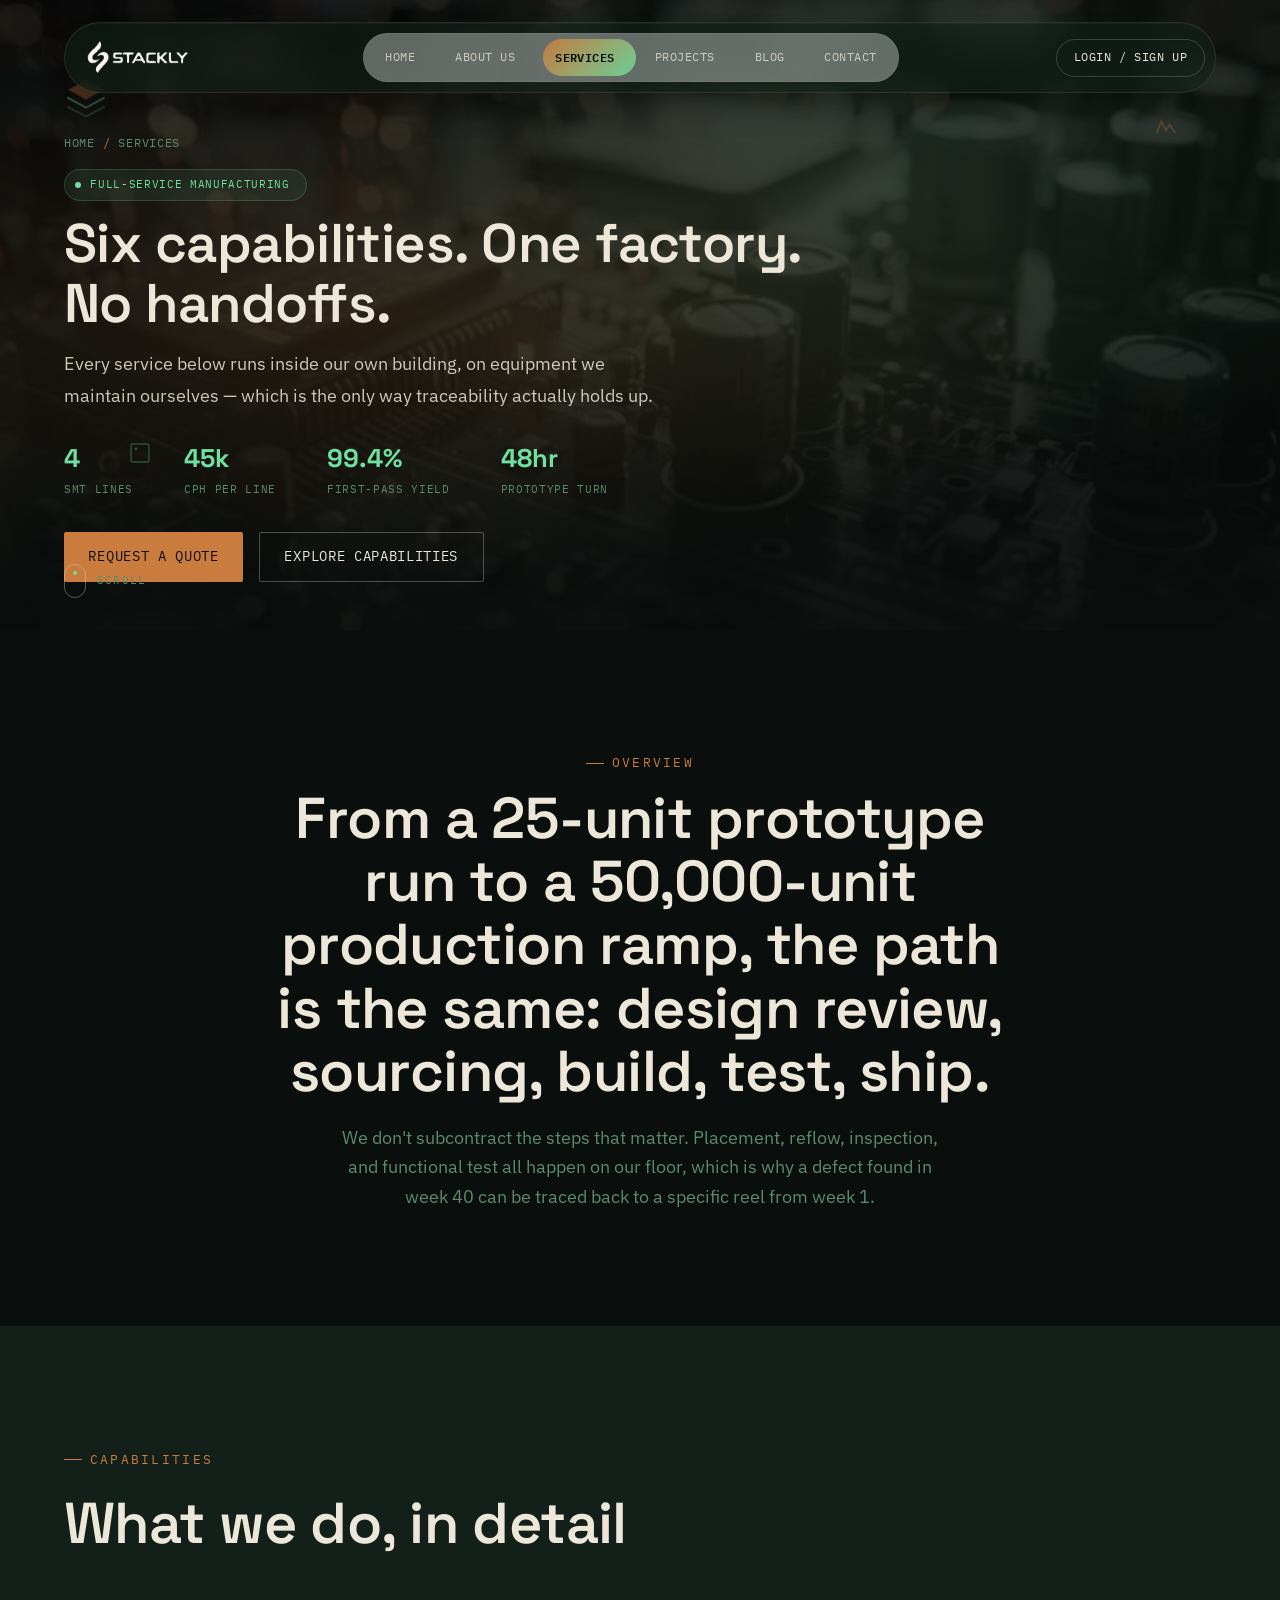
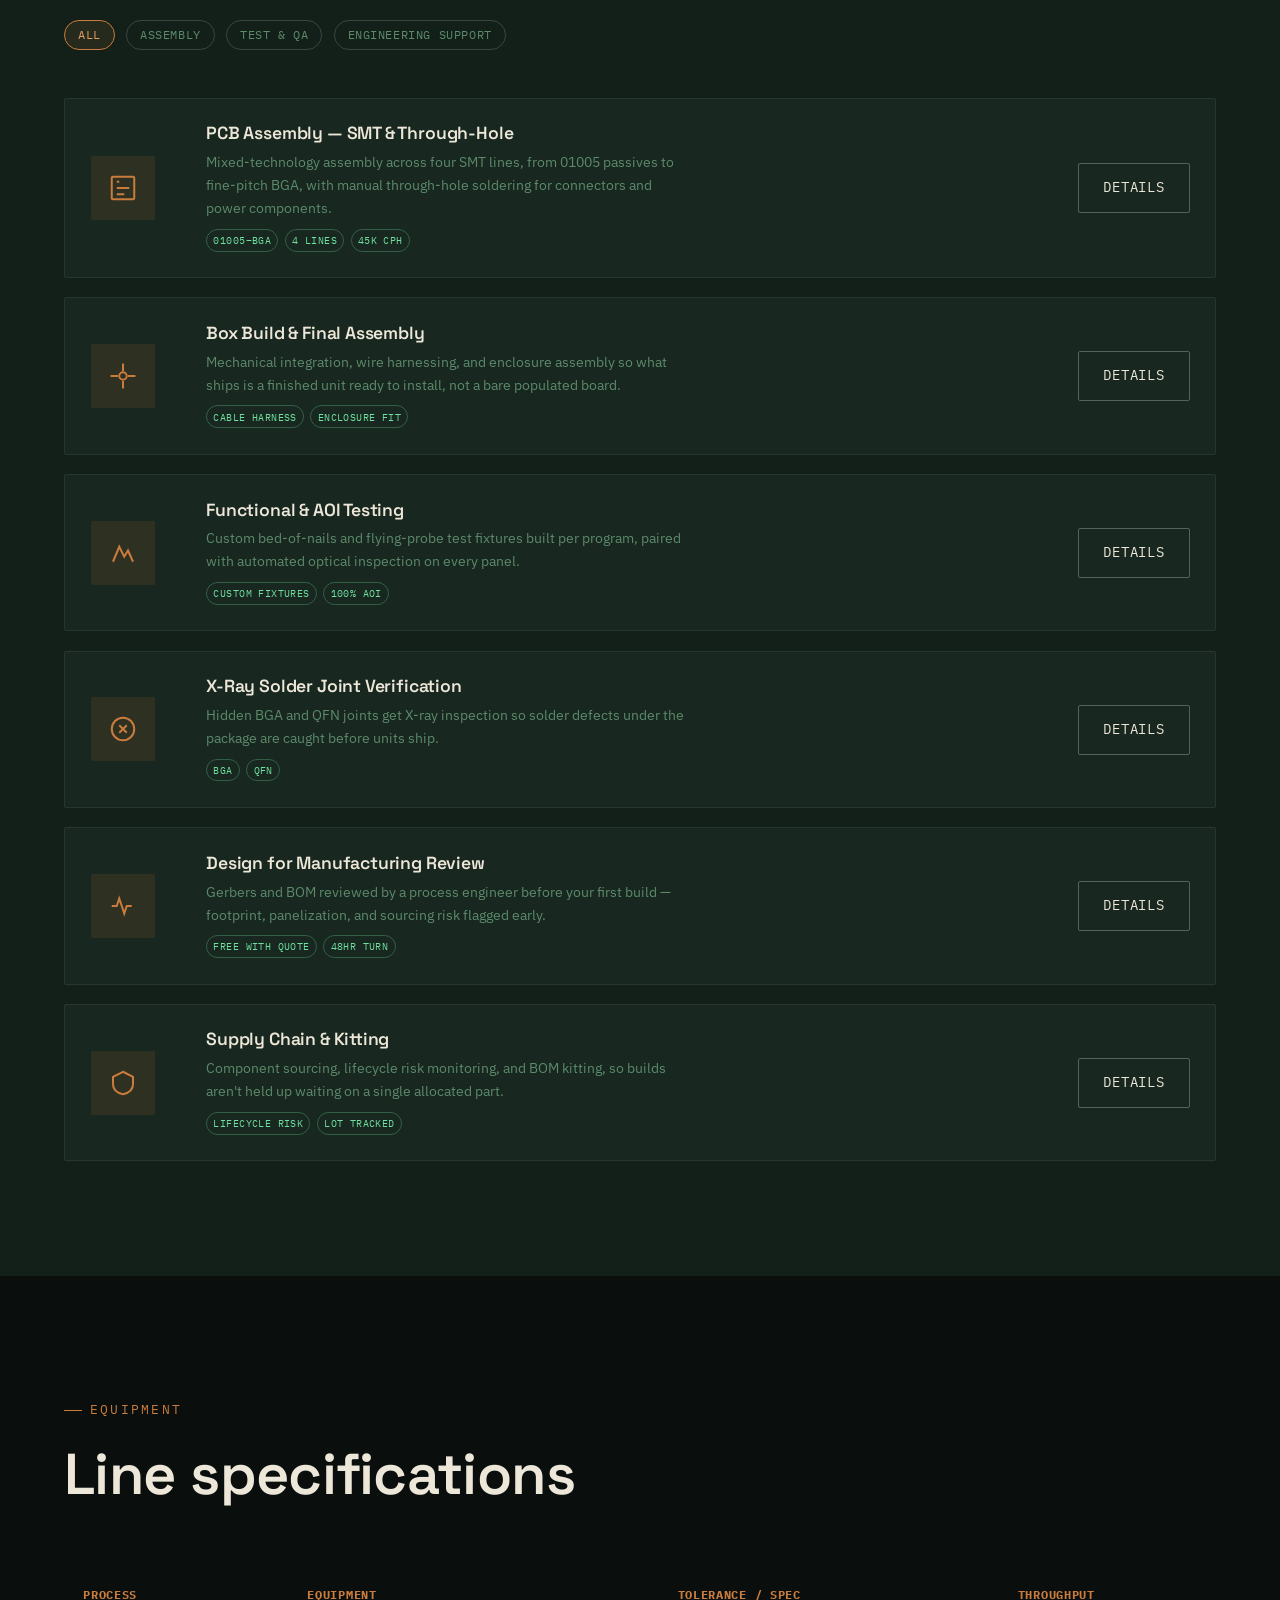
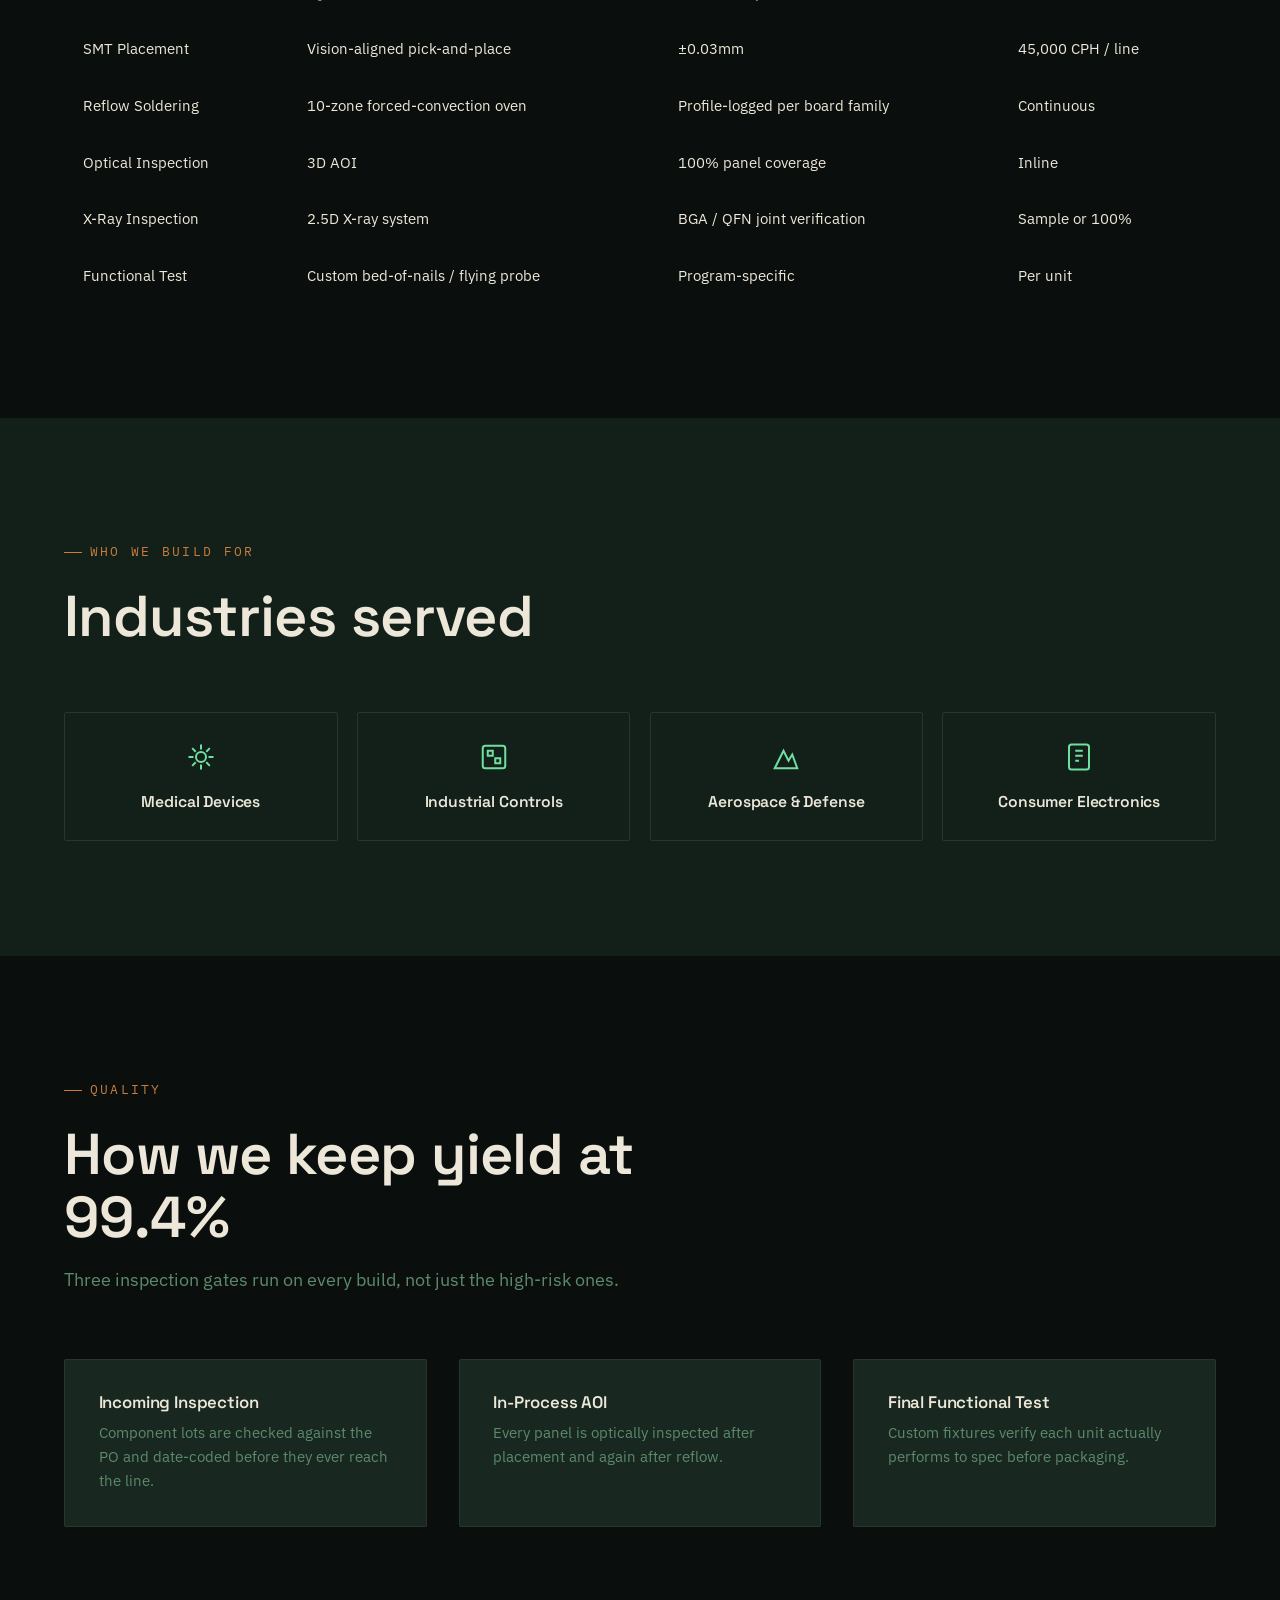
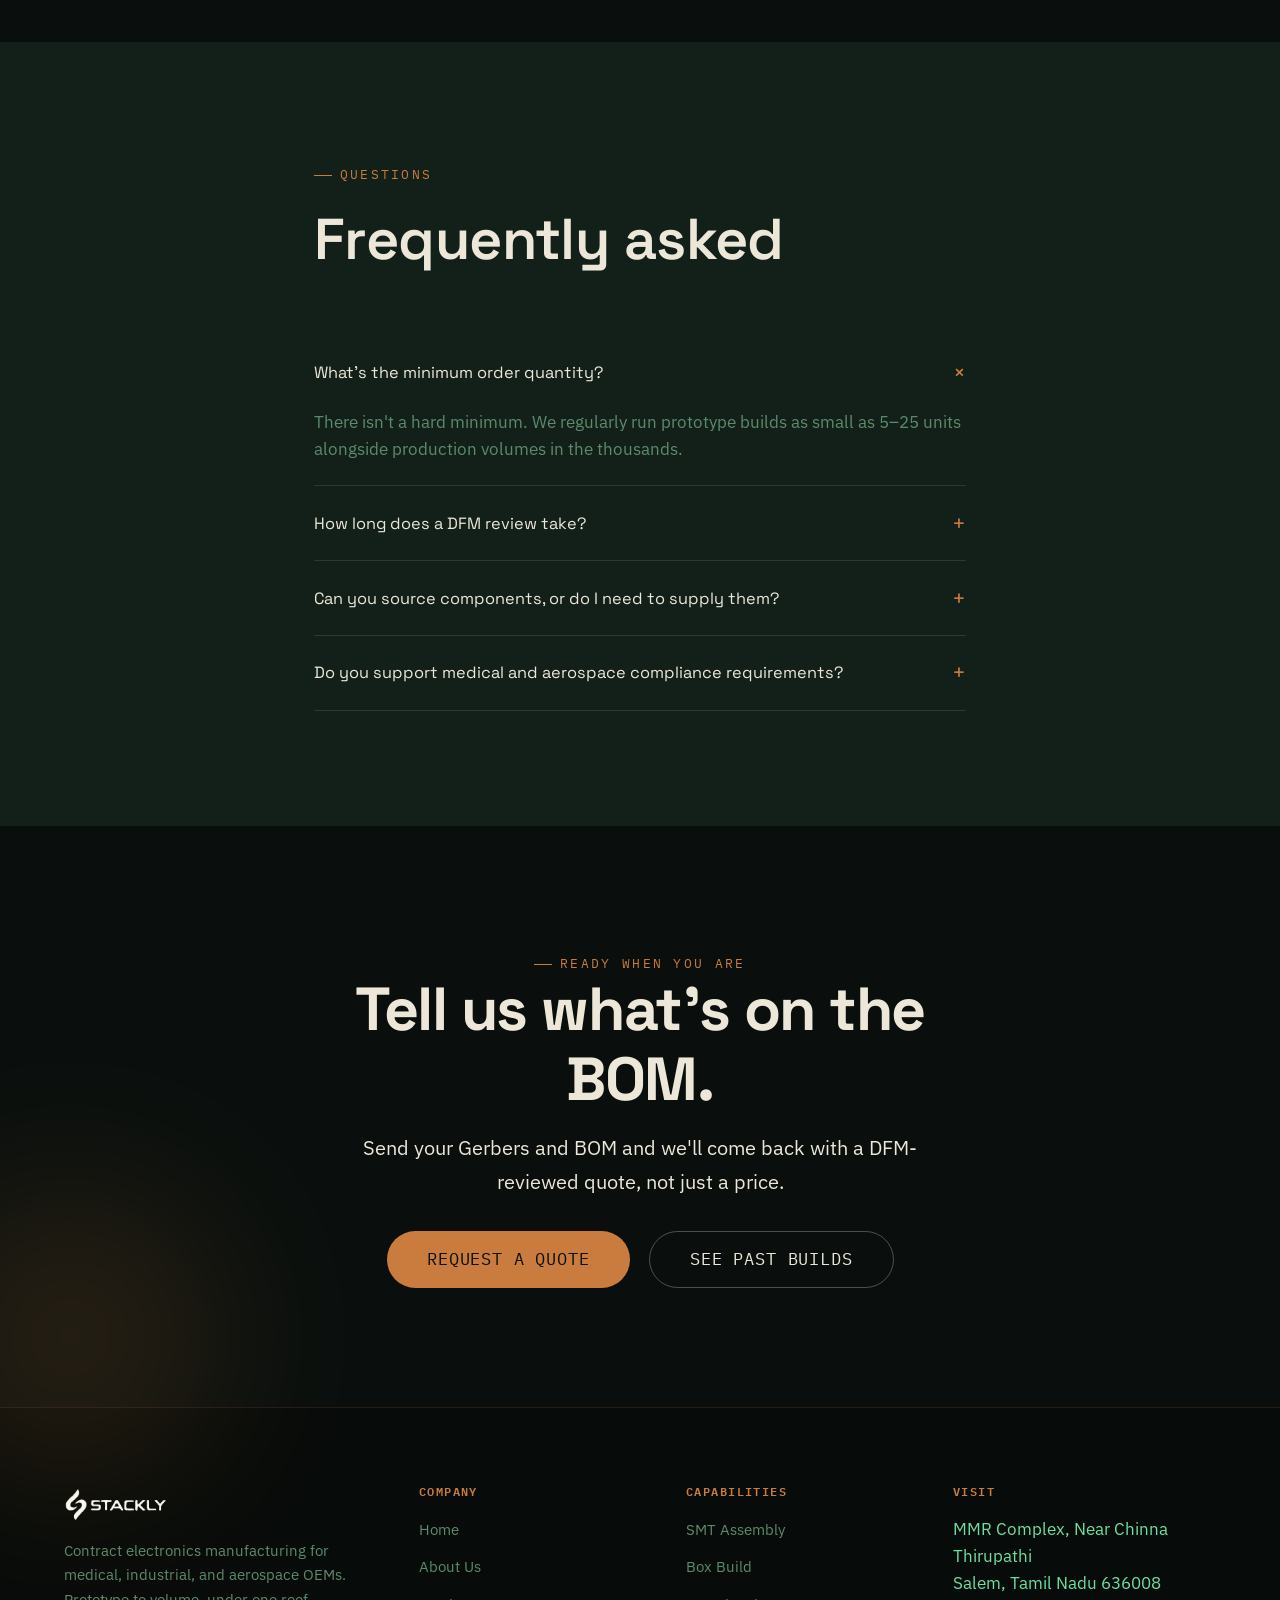
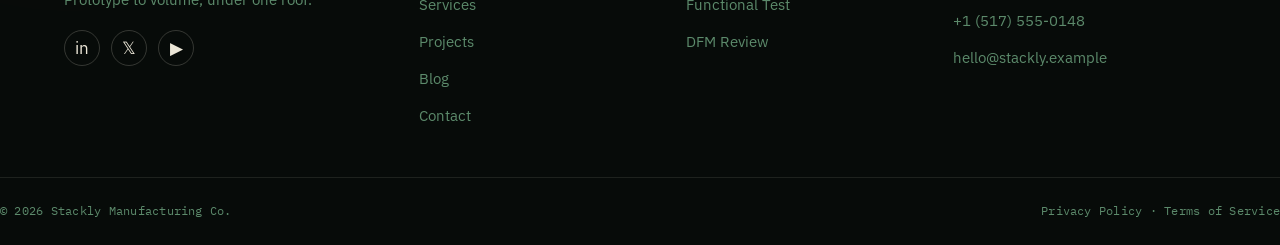
<file: pages/services.html>
<!DOCTYPE html>
<html lang="en">
<head>
<meta charset="UTF-8">
<meta name="viewport" content="width=device-width, initial-scale=1.0">
<title>Services — Stackly Mfg.</title>
<meta name="description" content="SMT assembly, box build, functional test, DFM review, prototyping, and supply chain services for electronics OEMs.">
<link href="https://fonts.googleapis.com/css2?family=Space+Grotesk:wght@500;600;700&family=IBM+Plex+Sans:wght@400;500;600&family=IBM+Plex+Mono:wght@400;500&display=swap" rel="stylesheet">
<link rel="stylesheet" href="../css/tokens.css">
<link rel="stylesheet" href="../css/base.css">
<link rel="stylesheet" href="../css/header-footer.css">
<link rel="stylesheet" href="../css/inner-pages.css">
<link rel="stylesheet" href="../css/services.css">

<!-- Additional inline styles to increase CTA section size -->
<style>
/* Increase CTA section size */
.cta {
  padding: 120px 0;
  position: relative;
  background: var(--surface);
  text-align: center;
  border-top: 1px solid var(--border);
  border-bottom: 1px solid var(--border);
}

.cta__inner {
  max-width: 800px;
  margin: 0 auto;
  position: relative;
  z-index: 2;
}

.cta__inner h2 {
  font-size: clamp(2.4rem, 5vw, 3.8rem);
  font-family: var(--font-display);
  font-weight: 700;
  letter-spacing: -0.02em;
  line-height: 1.15;
  margin-bottom: 1rem;
}

.cta__inner p {
  font-size: 1.25rem;
  color: var(--muted);
  max-width: 600px;
  margin: 0 auto 2rem;
  line-height: 1.7;
}

.cta__actions {
  display: flex;
  gap: 1.2rem;
  justify-content: center;
  flex-wrap: wrap;
}

.cta__actions .btn {
  padding: 14px 40px;
  font-size: 1.05rem;
  border-radius: 50px;
}

.cta__shape {
  position: absolute;
  border-radius: 50%;
  filter: blur(80px);
  opacity: 0.15;
  pointer-events: none;
  z-index: 0;
}

.cta__shape--1 {
  width: 400px;
  height: 400px;
  background: var(--accent);
  top: -100px;
  right: -100px;
}

.cta__shape--3 {
  width: 300px;
  height: 300px;
  background: var(--copper);
  bottom: -80px;
  left: -80px;
}

@media (max-width: 768px) {
  .cta {
    padding: 80px 0;
  }
  
  .cta__inner h2 {
    font-size: 2rem;
  }
  
  .cta__inner p {
    font-size: 1.05rem;
  }
  
  .cta__actions .btn {
    padding: 12px 28px;
    font-size: 0.95rem;
  }
}
</style>
</head>
<body>

<a href="#main" class="vh">Skip to content</a>

<header class="site-header">
  <div class="site-header__inner">
    <a href="../index.html" class="brand">
      <img src="../logo.webp" alt="Stackly Logo" class="logo-img">
    </a>
    <nav class="nav-main">
      <span class="nav-indicator" aria-hidden="true"></span>
      <a href="../index.html" data-nav="index.html">Home</a>
      <a href="about.html" data-nav="about.html">About Us</a>
      <a href="services.html" data-nav="services.html" class="is-active">Services</a>
      <a href="projects.html" data-nav="projects.html">Projects</a>
      <a href="blog.html" data-nav="blog.html">Blog</a>
      <a href="contact.html" data-nav="contact.html">Contact</a>
      <a href="../login.html" class="mobile-login-btn">Login / Sign Up</a>
    </nav>
    <div class="header-cta">
      <a href="../login.html" class="btn btn--ghost btn--login">Login / Sign Up</a>
      <button class="nav-toggle" aria-label="Toggle menu" aria-expanded="false"><span></span><span></span><span></span></button>
    </div>
  </div>
</header>

<main id="main">

  <!-- 1. ENHANCED PAGE BANNER / HERO -->
  <section class="page-banner page-banner--services">
    <div class="page-banner__bg">
      <img src="../images/12.webp" alt="SMT pick and place machine in operation">
    </div>
    
    <!-- Animated particles -->
    <div class="page-banner__particles" aria-hidden="true">
      <span class="particle" style="top:15%;left:10%;animation-delay:0s;"></span>
      <span class="particle" style="top:25%;left:85%;animation-delay:1.2s;"></span>
      <span class="particle" style="top:65%;left:5%;animation-delay:2.5s;"></span>
      <span class="particle" style="top:75%;left:90%;animation-delay:0.8s;"></span>
      <span class="particle" style="top:45%;left:50%;animation-delay:1.8s;"></span>
      <span class="particle" style="top:10%;left:45%;animation-delay:3.2s;"></span>
      <span class="particle" style="top:85%;left:35%;animation-delay:0.4s;"></span>
      <span class="particle" style="top:50%;left:20%;animation-delay:2.1s;"></span>
    </div>

    <!-- Decorative floating shapes -->
    <div class="page-banner__floaters" aria-hidden="true">
      <svg class="floater floater--1" viewBox="0 0 32 32" fill="none">
        <path d="M16 3L29 10L16 17L3 10L16 3Z" fill="#C97C3D"/>
        <path d="M3 16L16 23L29 16" stroke="#6FE0A0" stroke-width="1.6" stroke-linecap="round" stroke-linejoin="round"/>
        <path d="M3 22.5L16 29.5L29 22.5" stroke="#6FE0A0" stroke-width="1.6" stroke-linecap="round" stroke-linejoin="round" opacity="0.5"/>
      </svg>
      <svg class="floater floater--2" viewBox="0 0 24 24" fill="none" stroke="#6FE0A0" stroke-width="1.4">
        <rect x="3" y="3" width="18" height="18" rx="2"/>
        <circle cx="8" cy="8" r="1.4" fill="#6FE0A0" stroke="none"/>
      </svg>
      <svg class="floater floater--3" viewBox="0 0 24 24" fill="none" stroke="#C97C3D" stroke-width="1.4">
        <path d="M4 17l4-10 4 8 3-5 5 7"/>
      </svg>
    </div>

    <div class="page-banner__inner">
      <nav class="breadcrumb"><a href="../index.html">Home</a> <span>/</span> Services</nav>
      
      <!-- Hero badge -->
      <div class="page-banner__badge">
        <span class="badge-dot"></span>
        Full-Service Manufacturing
      </div>
      
      <h1>Six capabilities. One factory. No handoffs.</h1>
      <p class="page-banner__lede">Every service below runs inside our own building, on equipment we maintain ourselves — which is the only way traceability actually holds up.</p>
      
      <!-- Enhanced stats strip -->
      <div class="page-banner__stats">
        <div class="stat-item">
          <strong>4</strong>
          <span>SMT Lines</span>
        </div>
        <div class="stat-item">
          <strong>45k</strong>
          <span>CPH Per Line</span>
        </div>
        <div class="stat-item">
          <strong>99.4%</strong>
          <span>First-Pass Yield</span>
        </div>
        <div class="stat-item">
          <strong>48hr</strong>
          <span>Prototype Turn</span>
        </div>
      </div>

      <div class="page-banner__actions">
        <a href="../404.html" class="btn btn--primary btn--pulse">Request a Quote</a>
        <a href="../404.html" class="btn btn--ghost">Explore Capabilities</a>
      </div>
    </div>

    <div class="scroll-cue"><span class="scroll-cue__mouse"><span class="scroll-cue__dot"></span></span>Scroll</div>
  </section>

  <!-- 2. INTRO / OVERVIEW -->
  <section class="section">
    <div class="container" style="max-width:880px;text-align:center;margin:0 auto;">
      <span class="eyebrow" style="justify-content:center;">Overview</span>
      <h2 style="margin:0.8rem 0 1.2rem;">From a 25-unit prototype run to a 50,000-unit production ramp, the path is the same: design review, sourcing, build, test, ship.</h2>
      <p class="lede" style="margin:0 auto;">We don't subcontract the steps that matter. Placement, reflow, inspection, and functional test all happen on our floor, which is why a defect found in week 40 can be traced back to a specific reel from week 1.</p>
    </div>
  </section>

  <!-- 3. SERVICE LIST WITH FILTER -->
  <section class="section section--pine" id="capabilities">
    <div class="container">
      <div class="section-head reveal-up">
        <span class="eyebrow">Capabilities</span>
        <h2>What we do, in detail</h2>
      </div>
      <div class="filter-bar">
        <button class="filter-pill is-active" data-filter="all">All</button>
        <button class="filter-pill" data-filter="assembly">Assembly</button>
        <button class="filter-pill" data-filter="test">Test &amp; QA</button>
        <button class="filter-pill" data-filter="support">Engineering Support</button>
      </div>
      <div class="service-detail-list reveal-stagger">

        <div class="service-detail" data-cat="assembly">
          <div class="service-detail__icon"><svg viewBox="0 0 24 24" fill="none" stroke="currentColor" stroke-width="1.6"><rect x="3" y="3" width="18" height="18" rx="1"/><path d="M7 7h2M7 12h10M7 17h6"/></svg></div>
          <div>
            <h3>PCB Assembly — SMT &amp; Through-Hole</h3>
            <p>Mixed-technology assembly across four SMT lines, from 01005 passives to fine-pitch BGA, with manual through-hole soldering for connectors and power components.</p>
            <div class="service-detail__tags"><span>01005–BGA</span><span>4 Lines</span><span>45k CPH</span></div>
          </div>
          <a href="../404.html" class="btn btn--ghost">Details</a>
        </div>

        <div class="service-detail" data-cat="assembly">
          <div class="service-detail__icon"><svg viewBox="0 0 24 24" fill="none" stroke="currentColor" stroke-width="1.6"><path d="M12 2v6M12 16v6M2 12h6M16 12h6"/><circle cx="12" cy="12" r="3"/></svg></div>
          <div>
            <h3>Box Build &amp; Final Assembly</h3>
            <p>Mechanical integration, wire harnessing, and enclosure assembly so what ships is a finished unit ready to install, not a bare populated board.</p>
            <div class="service-detail__tags"><span>Cable Harness</span><span>Enclosure Fit</span></div>
          </div>
          <a href="../404.html" class="btn btn--ghost">Details</a>
        </div>

        <div class="service-detail" data-cat="test">
          <div class="service-detail__icon"><svg viewBox="0 0 24 24" fill="none" stroke="currentColor" stroke-width="1.6"><path d="M4 19l5-12 4 8 3-5 4 9"/></svg></div>
          <div>
            <h3>Functional &amp; AOI Testing</h3>
            <p>Custom bed-of-nails and flying-probe test fixtures built per program, paired with automated optical inspection on every panel.</p>
            <div class="service-detail__tags"><span>Custom Fixtures</span><span>100% AOI</span></div>
          </div>
          <a href="../404.html" class="btn btn--ghost">Details</a>
        </div>

        <div class="service-detail" data-cat="test">
          <div class="service-detail__icon"><svg viewBox="0 0 24 24" fill="none" stroke="currentColor" stroke-width="1.6"><circle cx="12" cy="12" r="9"/><path d="M9 9l6 6M15 9l-6 6"/></svg></div>
          <div>
            <h3>X-Ray Solder Joint Verification</h3>
            <p>Hidden BGA and QFN joints get X-ray inspection so solder defects under the package are caught before units ship.</p>
            <div class="service-detail__tags"><span>BGA</span><span>QFN</span></div>
          </div>
          <a href="../404.html" class="btn btn--ghost">Details</a>
        </div>

        <div class="service-detail" data-cat="support">
          <div class="service-detail__icon"><svg viewBox="0 0 24 24" fill="none" stroke="currentColor" stroke-width="1.6"><path d="M3 12h4l2-6 4 12 2-6h4"/></svg></div>
          <div>
            <h3>Design for Manufacturing Review</h3>
            <p>Gerbers and BOM reviewed by a process engineer before your first build — footprint, panelization, and sourcing risk flagged early.</p>
            <div class="service-detail__tags"><span>Free with Quote</span><span>48hr Turn</span></div>
          </div>
          <a href="../404.html" class="btn btn--ghost">Details</a>
        </div>

        <div class="service-detail" data-cat="support">
          <div class="service-detail__icon"><svg viewBox="0 0 24 24" fill="none" stroke="currentColor" stroke-width="1.6"><path d="M12 3l8 4v6c0 4.5-3.5 7-8 8-4.5-1-8-3.5-8-8V7l8-4z"/></svg></div>
          <div>
            <h3>Supply Chain &amp; Kitting</h3>
            <p>Component sourcing, lifecycle risk monitoring, and BOM kitting, so builds aren't held up waiting on a single allocated part.</p>
            <div class="service-detail__tags"><span>Lifecycle Risk</span><span>Lot Tracked</span></div>
          </div>
          <a href="../404.html" class="btn btn--ghost">Details</a>
        </div>

      </div>
    </div>
  </section>

  <!-- 4. EQUIPMENT / SPEC TABLE -->
  <section class="section">
    <div class="container">
      <div class="section-head reveal-up">
        <span class="eyebrow">Equipment</span>
        <h2>Line specifications</h2>
      </div>
      <div class="spec-table-wrap reveal-up">
        <table class="spec-table">
          <thead><tr><th>Process</th><th>Equipment</th><th>Tolerance / Spec</th><th>Throughput</th></tr></thead>
          <tbody>
            <tr><td>SMT Placement</td><td>Vision-aligned pick-and-place</td><td>±0.03mm</td><td>45,000 CPH / line</td></tr>
            <tr><td>Reflow Soldering</td><td>10-zone forced-convection oven</td><td>Profile-logged per board family</td><td>Continuous</td></tr>
            <tr><td>Optical Inspection</td><td>3D AOI</td><td>100% panel coverage</td><td>Inline</td></tr>
            <tr><td>X-Ray Inspection</td><td>2.5D X-ray system</td><td>BGA / QFN joint verification</td><td>Sample or 100%</td></tr>
            <tr><td>Functional Test</td><td>Custom bed-of-nails / flying probe</td><td>Program-specific</td><td>Per unit</td></tr>
          </tbody>
        </table>
      </div>
    </div>
  </section>

  <!-- 5. INDUSTRIES SERVED -->
  <section class="section section--pine" id="industries">
    <div class="container">
      <div class="section-head reveal-up">
        <span class="eyebrow">Who We Build For</span>
        <h2>Industries served</h2>
      </div>
      <div class="industry-grid reveal-stagger">
        <div class="industry-card"><svg viewBox="0 0 24 24" fill="none" stroke="currentColor" stroke-width="1.6"><path d="M12 2v4M12 18v4M4.93 4.93l2.83 2.83M16.24 16.24l2.83 2.83M2 12h4M18 12h4M4.93 19.07l2.83-2.83M16.24 7.76l2.83-2.83"/><circle cx="12" cy="12" r="4"/></svg><h4>Medical Devices</h4></div>
        <div class="industry-card"><svg viewBox="0 0 24 24" fill="none" stroke="currentColor" stroke-width="1.6"><rect x="3" y="3" width="18" height="18" rx="2"/><path d="M7 7h4v4H7zM13 13h4v4h-4z"/></svg><h4>Industrial Controls</h4></div>
        <div class="industry-card"><svg viewBox="0 0 24 24" fill="none" stroke="currentColor" stroke-width="1.6"><path d="M3 21l7-14 4 8 3-5 4 11H3z"/></svg><h4>Aerospace &amp; Defense</h4></div>
        <div class="industry-card"><svg viewBox="0 0 24 24" fill="none" stroke="currentColor" stroke-width="1.6"><rect x="4" y="2" width="16" height="20" rx="2"/><path d="M9 7h6M9 11h6M9 15h3"/></svg><h4>Consumer Electronics</h4></div>
      </div>
    </div>
  </section>

  <!-- 6. QUALITY PROCESS -->
  <section class="section">
    <div class="container">
      <div class="section-head reveal-up">
        <span class="eyebrow">Quality</span>
        <h2>How we keep yield at 99.4%</h2>
        <p class="lede">Three inspection gates run on every build, not just the high-risk ones.</p>
      </div>
      <div class="grid grid--3 reveal-stagger">
        <div class="info-card">
          <h4 style="font-family:var(--font-display);margin-bottom:0.6rem;">Incoming Inspection</h4>
          <p style="color:var(--line-green);font-size:0.92rem;">Component lots are checked against the PO and date-coded before they ever reach the line.</p>
        </div>
        <div class="info-card">
          <h4 style="font-family:var(--font-display);margin-bottom:0.6rem;">In-Process AOI</h4>
          <p style="color:var(--line-green);font-size:0.92rem;">Every panel is optically inspected after placement and again after reflow.</p>
        </div>
        <div class="info-card">
          <h4 style="font-family:var(--font-display);margin-bottom:0.6rem;">Final Functional Test</h4>
          <p style="color:var(--line-green);font-size:0.92rem;">Custom fixtures verify each unit actually performs to spec before packaging.</p>
        </div>
      </div>
    </div>
  </section>

  <!-- 7. FAQ -->
  <section class="section section--pine" id="faq">
    <div class="container" style="max-width:780px;">
      <div class="section-head reveal-up">
        <span class="eyebrow">Questions</span>
        <h2>Frequently asked</h2>
      </div>
      <div class="reveal-up">
        <div class="faq-item is-open">
          <button class="faq-item__q">What's the minimum order quantity?</button>
          <div class="faq-item__a"><p>There isn't a hard minimum. We regularly run prototype builds as small as 5–25 units alongside production volumes in the thousands.</p></div>
        </div>
        <div class="faq-item">
          <button class="faq-item__q">How long does a DFM review take?</button>
          <div class="faq-item__a"><p>Standard DFM review turns around in 48 hours and is included with every quote request, no separate fee.</p></div>
        </div>
        <div class="faq-item">
          <button class="faq-item__q">Can you source components, or do I need to supply them?</button>
          <div class="faq-item__a"><p>Either. We can fully source against your BOM, work from consigned parts you provide, or do a mix of both depending on lifecycle risk.</p></div>
        </div>
        <div class="faq-item">
          <button class="faq-item__q">Do you support medical and aerospace compliance requirements?</button>
          <div class="faq-item__a"><p>Yes — we hold ISO 13485 for medical device work and AS9100D for aerospace, with segregated lines and full traceability documentation.</p></div>
        </div>
      </div>
    </div>
  </section>

  <!-- 8. CTA - INCREASED SIZE -->
  <section class="section cta" id="cta">
    <span class="cta__shape cta__shape--1"></span>
    <span class="cta__shape cta__shape--3"></span>
    <div class="container cta__inner reveal-up">
      <span class="eyebrow" style="justify-content:center;">Ready When You Are</span>
      <h2>Tell us what's on the BOM.</h2>
      <p>Send your Gerbers and BOM and we'll come back with a DFM-reviewed quote, not just a price.</p>
      <div class="cta__actions">
        <a href="../404.html" class="btn btn--primary btn--pulse">Request a Quote</a>
        <a href="../404.html" class="btn btn--ghost">See Past Builds</a>
      </div>
    </div>
  </section>

</main>

<footer class="site-footer">
  <div class="container footer-top">
    <div class="footer-brand">
      <a href="../index.html" class="brand">
        <img src="../logo.webp" alt="Stackly Logo" class="logo-img">
      </a>
      <p>Contract electronics manufacturing for medical, industrial, and aerospace OEMs. Prototype to volume, under one roof.</p>
      <div class="footer-social">
        <a href="../404.html" aria-label="LinkedIn">in</a>
        <a href="../404.html" aria-label="X / Twitter">𝕏</a>
        <a href="../404.html" aria-label="YouTube">▶</a>
      </div>
    </div>
    <div class="footer-col">
      <h4>Company</h4>
      <ul>
        <li><a href="index.html">Home</a></li>
        <li><a href="about.html">About Us</a></li>
        <li><a href="services.html">Services</a></li>
        <li><a href="projects.html">Projects</a></li>
        <li><a href="blog.html">Blog</a></li>
        <li><a href="contact.html">Contact</a></li>
      </ul>
    </div>
    <div class="footer-col">
      <h4>Capabilities</h4>
      <ul>
        <li><a href="../404.html">SMT Assembly</a></li>
        <li><a href="../404.html">Box Build</a></li>
        <li><a href="../404.html">Functional Test</a></li>
        <li><a href="../404.html">DFM Review</a></li>
      </ul>
    </div>
    <div class="footer-col">
      <h4>Visit</h4>
      <ul>
        <li>MMR Complex, Near Chinna Thirupathi<br>Salem, Tamil Nadu 636008</li>
        <li><a href="../404.html">+1 (517) 555-0148</a></li>
        <li><a href="../404.html">hello@stackly.example</a></li>
      </ul>
    </div>
  </div>
  <div class="container footer-bottom">
    <span>© 2026 Stackly Manufacturing Co.</span>
    <span><a href="../404.html">Privacy Policy</a> · <a href="../404.html">Terms of Service</a></span>
  </div>
</footer>

<script src="../js/main.js"></script>
<script>
  // Service filter
  document.querySelectorAll('.filter-pill').forEach(function(pill){
    pill.addEventListener('click', function(){
      document.querySelectorAll('.filter-pill').forEach(function(p){p.classList.remove('is-active');});
      pill.classList.add('is-active');
      var f = pill.getAttribute('data-filter');
      document.querySelectorAll('.service-detail').forEach(function(card){
        var show = (f === 'all' || card.getAttribute('data-cat') === f);
        card.style.display = show ? '' : 'none';
      });
    });
  });
</script>
</body>
</html>
</file>
<file: css/tokens.css>
/* ===================================================================
   CIRCUITWORKS — DESIGN TOKENS
   Subject: PCB / electronics manufacturing
   Palette grounded in solder mask, copper trace, substrate, silkscreen
   =================================================================== */

:root {
  /* ---- Color: PCB-derived palette ---- */
  --ink:            #0A0F0D;   /* near-black, board substrate shadow */
  --pine:           #122019;   /* deep solder-mask green, surfaces */
  --pine-soft:      #18271F;   /* slightly lifted surface */
  --line-green:     #5C8A6B;   /* muted trace green, secondary text */
  --signal-green:   #6FE0A0;   /* active trace / accent glow */
  --copper:         #C97C3D;   /* copper trace, primary accent */
  --copper-bright:  #E0A062;   /* copper highlight / hover */
  --cream:          #ECE7D8;   /* solder-mask cream, primary text on dark */
  --paper:          #F4F1E8;   /* light surface for alt sections */
  --paper-line:     #DAD4C2;   /* hairline on paper */
  
  /* ---- New Hero Colors ---- */
  --hero-glow-1:    rgba(201, 124, 61, 0.15);
  --hero-glow-2:    rgba(111, 224, 160, 0.12);
  --hero-glow-3:    rgba(92, 138, 107, 0.1);

  /* ---- Type ---- */
  --font-display: 'Space Grotesk', 'Arial Narrow', sans-serif;
  --font-body:     'IBM Plex Sans', Arial, sans-serif;
  --font-mono:     'IBM Plex Mono', 'Courier New', monospace;

  /* ---- Scale ---- */
  --fs-hero:    clamp(2.6rem, 6vw, 5.2rem);
  --fs-h1:      clamp(2.2rem, 4.5vw, 3.6rem);
  --fs-h2:      clamp(1.7rem, 3vw, 2.4rem);
  --fs-h3:      clamp(1.2rem, 2vw, 1.5rem);
  --fs-body:    1.05rem;
  --fs-small:   0.85rem;
  --fs-mono:    0.8rem;

  /* ---- Spacing ---- */
  --gutter: clamp(1.5rem, 5vw, 5rem);
  --section-pad: clamp(4rem, 9vw, 8rem);

  /* ---- Motion ---- */
  --ease-out: cubic-bezier(0.16, 1, 0.3, 1);
  --ease-in-out: cubic-bezier(0.65, 0, 0.35, 1);
  --dur-fast: 0.25s;
  --dur-med: 0.6s;
  --dur-slow: 1.1s;

  /* ---- Misc ---- */
  --radius: 2px;
  --header-h: 84px;
}

@media (prefers-reduced-motion: reduce) {
  *, *::before, *::after {
    animation-duration: 0.01ms !important;
    animation-iteration-count: 1 !important;
    transition-duration: 0.01ms !important;
    scroll-behavior: auto !important;
  }
}
</file>
<file: css/base.css>
/* ===================================================================
   BASE RESET + TYPOGRAPHY
   =================================================================== */

* { margin: 0; padding: 0; box-sizing: border-box; }

html { scroll-behavior: smooth; overflow-x: hidden; max-width: 100vw; }

body {
  background: var(--ink);
  color: var(--cream);
  font-family: var(--font-body);
  font-size: var(--fs-body);
  line-height: 1.6;
  overflow-x: hidden;
  max-width: 100vw;
  -webkit-font-smoothing: antialiased;
}

body.nav-locked { overflow: hidden; }

img { max-width: 100%; display: block; }

a { color: inherit; text-decoration: none; }

ul, ol { list-style: none; }

button { font-family: inherit; border: none; background: none; cursor: pointer; }

:focus-visible {
  outline: 2px solid var(--signal-green);
  outline-offset: 3px;
}

h1, h2, h3, h4 {
  font-family: var(--font-display);
  font-weight: 600;
  letter-spacing: -0.01em;
  line-height: 1.1;
  color: var(--cream);
}

h1 { font-size: var(--fs-hero); }
h2 { font-size: var(--fs-h1); }
h3 { font-size: var(--fs-h2); }

.eyebrow {
  font-family: var(--font-mono);
  font-size: var(--fs-mono);
  letter-spacing: 0.18em;
  text-transform: uppercase;
  color: var(--copper);
  display: inline-flex;
  align-items: center;
  gap: 0.6em;
}

.eyebrow::before {
  content: '';
  width: 18px;
  height: 1px;
  background: var(--copper);
  display: inline-block;
}

.container {
  width: 100%;
  max-width: 1280px;
  margin: 0 auto;
  padding-left: var(--gutter);
  padding-right: var(--gutter);
}

.section {
  padding-top: var(--section-pad);
  padding-bottom: var(--section-pad);
  position: relative;
}

.section--paper {
  background: var(--paper);
  color: var(--ink);
}
.section--paper h1, .section--paper h2, .section--paper h3 { color: var(--ink); }
.section--paper .eyebrow { color: var(--copper); }

.section--pine {
  background: var(--pine);
}

.lede {
  color: var(--line-green);
  font-size: 1.15rem;
  max-width: 56ch;
}
.section--paper .lede { color: #5C6B5F; }

/* Buttons */
.btn {
  display: inline-flex;
  align-items: center;
  gap: 0.7em;
  font-family: var(--font-mono);
  font-size: 0.85rem;
  letter-spacing: 0.05em;
  text-transform: uppercase;
  padding: 0.95em 1.8em;
  border-radius: var(--radius);
  transition: transform var(--dur-fast) var(--ease-out),
              box-shadow var(--dur-fast) var(--ease-out),
              background var(--dur-fast) var(--ease-out);
  will-change: transform;
}

.btn--primary {
  background: var(--copper);
  color: var(--ink);
}
.btn--primary:hover {
  transform: translateY(-4px);
  box-shadow: 0 14px 30px -8px rgba(201, 124, 61, 0.55);
  background: var(--copper-bright);
}

.btn--ghost {
  background: transparent;
  color: var(--cream);
  border: 1px solid rgba(236, 231, 216, 0.3);
}
.btn--ghost:hover {
  transform: translateY(-4px);
  border-color: var(--signal-green);
  color: var(--signal-green);
}

.section--paper .btn--ghost {
  color: var(--ink);
  border-color: rgba(10,15,13,0.25);
}
.section--paper .btn--ghost:hover {
  color: var(--copper);
  border-color: var(--copper);
}

.btn:active { transform: translateY(-1px); }

/* Grid helpers */
.grid {
  display: grid;
  gap: clamp(1.2rem, 2.5vw, 2rem);
}
.grid--2 { grid-template-columns: repeat(2, 1fr); }
.grid--3 { grid-template-columns: repeat(3, 1fr); }
.grid--4 { grid-template-columns: repeat(4, 1fr); }

@media (max-width: 900px) {
  .grid--3, .grid--4 { grid-template-columns: repeat(2, 1fr); }
}
@media (max-width: 600px) {
  .grid--2, .grid--3, .grid--4 { grid-template-columns: 1fr; }
}

/* Scroll reveal base states (JS toggles .is-visible) */
.reveal-up {
  opacity: 0;
  transform: translateY(36px);
  transition: opacity 0.8s var(--ease-out), transform 0.8s var(--ease-out);
}
.reveal-up.is-visible { opacity: 1; transform: translateY(0); }

.reveal-left {
  opacity: 0;
  transform: translateX(-50px);
  transition: opacity 0.8s var(--ease-out), transform 0.8s var(--ease-out);
}
.reveal-left.is-visible { opacity: 1; transform: translateX(0); }

.reveal-right {
  opacity: 0;
  transform: translateX(50px);
  transition: opacity 0.8s var(--ease-out), transform 0.8s var(--ease-out);
}
.reveal-right.is-visible { opacity: 1; transform: translateX(0); }

.reveal-stagger > * {
  opacity: 0;
  transform: translateY(28px);
  transition: opacity 0.7s var(--ease-out), transform 0.7s var(--ease-out);
}
.reveal-stagger.is-visible > * { opacity: 1; transform: translateY(0); }
.reveal-stagger.is-visible > *:nth-child(1) { transition-delay: 0.05s; }
.reveal-stagger.is-visible > *:nth-child(2) { transition-delay: 0.15s; }
.reveal-stagger.is-visible > *:nth-child(3) { transition-delay: 0.25s; }
.reveal-stagger.is-visible > *:nth-child(4) { transition-delay: 0.35s; }
.reveal-stagger.is-visible > *:nth-child(5) { transition-delay: 0.45s; }
.reveal-stagger.is-visible > *:nth-child(6) { transition-delay: 0.55s; }

@media (prefers-reduced-motion: reduce) {
  .reveal-up, .reveal-left, .reveal-right, .reveal-stagger > * {
    opacity: 1; transform: none;
  }
}

/* Section heading block, shared */
.section-head {
  max-width: 720px;
  margin-bottom: clamp(2.5rem, 5vw, 4rem);
}
.section-head .eyebrow { margin-bottom: 1rem; }
.section-head h2 { margin: 0.4rem 0 1rem; }

/* Circuit trace divider — signature motif */
.trace-divider {
  width: 100%;
  height: 28px;
  display: block;
}

/* Visually hidden (skip links, labels) */
.vh {
  position: absolute;
  width: 1px; height: 1px;
  overflow: hidden;
  clip: rect(0 0 0 0);
}
</file>
<file: css/header-footer.css>
/* ===================================================================
   HEADER — floating glass pill, sliding indicator, scroll compaction
   =================================================================== */

.site-header {
  position: fixed;
  top: clamp(0.8rem, 2vw, 1.4rem);
  left: 0; right: 0;
  z-index: 1000;
  display: flex;
  justify-content: center;
  padding: 0 var(--gutter);
  transition: top var(--dur-med) var(--ease-in-out);
}

.site-header__inner {
  width: 100%;
  max-width: 1180px;
  display: flex;
  align-items: center;
  justify-content: space-between;
  gap: 1.6rem;
  padding: 0.6rem 0.6rem 0.6rem 1.3rem;
  border-radius: 999px;
  background: rgba(18, 32, 25, 0.55);
  border: 1px solid rgba(236, 231, 216, 0.1);
  backdrop-filter: blur(18px) saturate(140%);
  -webkit-backdrop-filter: blur(18px) saturate(140%);
  box-shadow: 0 1px 0 rgba(255,255,255,0.04) inset, 0 18px 40px -22px rgba(0,0,0,0.65);
  transition: background var(--dur-med) var(--ease-in-out),
              border-color var(--dur-med) var(--ease-in-out),
              box-shadow var(--dur-med) var(--ease-in-out),
              padding var(--dur-med) var(--ease-in-out),
              transform var(--dur-fast) var(--ease-out);
}

.site-header.is-scrolled .site-header__inner {
  background: rgba(10, 15, 13, 0.82);
  border-color: rgba(201, 124, 61, 0.28);
  box-shadow: 0 1px 0 rgba(255,255,255,0.05) inset, 0 20px 44px -20px rgba(0,0,0,0.75);
  padding: 0.45rem 0.5rem 0.45rem 1.2rem;
}

/* Brand - Logo only */
.brand {
  display: flex;
  align-items: center;
  gap: 0.5rem;
  font-family: var(--font-display);
  font-weight: 700;
  font-size: 1.1rem;
  color: var(--cream);
  letter-spacing: -0.01em;
  white-space: nowrap;
  flex-shrink: 0;
  position: relative;
  height: 40px;
  width: 120px;
}

.brand__mark {
  width: 26px;
  height: 26px;
  flex-shrink: 0;
  transition: transform var(--dur-med) var(--ease-out);
}

/* HEADER LOGO - LARGE SIZE */
.brand .logo-img {
  width: 120px !important;
  height: 120px !important;
  flex-shrink: 0;
  object-fit: contain;
  transition: transform var(--dur-med) var(--ease-out);
  position: absolute;
  top: 50%;
  transform: translateY(-50%);
  left: -10px;
}

.brand:hover .brand__mark {
  transform: rotate(8deg) scale(1.08);
}
.brand:hover .logo-img {
  transform: translateY(-50%) rotate(8deg) scale(1.08);
}

.brand__sub {
  font-family: var(--font-mono);
  font-size: 0.55rem;
  letter-spacing: 0.12em;
  color: var(--copper);
  text-transform: uppercase;
  display: block;
  margin-top: 1px;
}

/* Center nav pill - UNCHANGED - DO NOT MODIFY */
.nav-main {
  position: relative;
  display: flex;
  align-items: center;
  gap: clamp(0.2rem, 1vw, 0.4rem);
  background: rgba(255, 255, 255, 0.35);
  border: 1px solid rgba(236, 231, 216, 0.07);
  border-radius: 999px;
  padding: 0.3rem;
}

.nav-indicator {
  position: absolute;
  top: 0.3rem;
  left: 0.3rem;
  height: calc(100% - 0.6rem);
  width: 0;
  border-radius: 999px;
  background: linear-gradient(135deg, rgba(201,124,61,0.95), rgba(111,224,160,0.85));
  opacity: 0;
  transform: translateX(0);
  transition: transform var(--dur-fast) var(--ease-out),
              width var(--dur-fast) var(--ease-out),
              opacity var(--dur-fast) var(--ease-out);
  pointer-events: none;
  z-index: 0;
}
.nav-main.is-ready .nav-indicator { opacity: 1; }

/* NAV LINKS - UNCHANGED - DO NOT MODIFY */
.nav-main a {
  position: relative;
  z-index: 1;
  font-family: var(--font-mono);
  font-size: 0.74rem;
  letter-spacing: 0.04em;
  text-transform: uppercase;
  color: var(--cream);
  padding: 0.58rem 1.05rem;
  border-radius: 999px;
  opacity: 0.78;
  transition: opacity var(--dur-fast) var(--ease-out), color var(--dur-fast) var(--ease-out);
}
.mobile-login-btn {
  display: none !important;
}

.nav-main a:hover { opacity: 1; }
.nav-main a.is-active {
  opacity: 1;
  color: var(--ink);
  font-weight: 600;
}
.nav-main a.is-active:hover { color: var(--ink); }

.header-cta {
  display: flex;
  align-items: center;
  gap: 0.7rem;
  flex-shrink: 0;
}

.header-cta .btn--ghost {
  padding: 0.7em 1.4em;
  font-size: 0.74rem;
  border-radius: 999px;
}

/* Login button specific styles */
.btn--login {
  background: transparent;
  color: var(--cream);
  border: 1px solid rgba(236, 231, 216, 0.2);
}

.btn--login:hover {
  border-color: var(--signal-green);
  color: var(--signal-green);
  transform: translateY(-2px);
}

.nav-toggle {
  display: none;
  position: relative;
  z-index: 1001;
  width: 40px; height: 40px;
  border-radius: 50%;
  background: rgba(236,231,216,0.06);
  flex-direction: column;
  justify-content: center;
  align-items: center;
  gap: 5px;
}
.nav-toggle span {
  display: block;
  height: 2px;
  width: 18px;
  background: var(--cream);
  border-radius: 2px;
  transition: all var(--dur-fast) var(--ease-out);
}
.nav-toggle.is-open span:nth-child(1) { transform: translateY(7px) rotate(45deg); }
.nav-toggle.is-open span:nth-child(2) { opacity: 0; transform: scaleX(0); }
.nav-toggle.is-open span:nth-child(3) { transform: translateY(-7px) rotate(-45deg); }

/* ---------- Mobile: full-screen overlay menu ---------- */
@media (max-width: 1150px) {
  .site-header { 
    top: 0 !important; 
    transition: none; 
  }
  .site-header__inner {
    position: relative;
    border-radius: 0;
    border-top: none;
    border-left: none;
    border-right: none;
    border-bottom: 1px solid rgba(255, 255, 255, 0.05);
    background: transparent;
    backdrop-filter: none;
    -webkit-backdrop-filter: none;
  }
  .site-header__inner::before {
    content: '';
    position: absolute;
    inset: 0;
    background: rgba(10, 15, 13, 0.7);
    backdrop-filter: blur(16px) saturate(180%);
    -webkit-backdrop-filter: blur(16px) saturate(180%);
    z-index: -1;
  }
  .nav-toggle { display: flex; }
  .header-cta .btn--ghost { display: none; }

  .nav-main {
      position: fixed;
      inset: 0;
      z-index: -1;
      background-color: rgba(8, 12, 10, 0.85);
      backdrop-filter: blur(24px) saturate(200%);
      -webkit-backdrop-filter: blur(24px) saturate(200%);
      background-image:
        radial-gradient(circle at 0% 0%, rgba(201,124,61,0.1), transparent 50%),
        radial-gradient(circle at 100% 100%, rgba(111,224,160,0.08), transparent 50%);
      border: none;
      border-radius: 0;
      padding: 0;
      flex-direction: column;
      justify-content: center;
      align-items: stretch;
    gap: 0;
    opacity: 0;
    visibility: hidden;
    transition: opacity var(--dur-med) var(--ease-in-out), visibility var(--dur-med);
  }
  .nav-main.is-open {
    opacity: 1;
    visibility: visible;
    z-index: 999;
  }
  .nav-indicator { display: none; }

    /* MOBILE NAV LINKS - UNCHANGED - DO NOT MODIFY */
    .nav-main a {
      text-align: center;
      font-family: var(--font-display);
      font-size: 1.2rem;
      font-weight: 300;
      text-transform: capitalize;
      letter-spacing: 0.02em;
      color: rgba(255, 255, 255, 0.7);
      padding: 0.8rem 0;
      opacity: 0;
      position: relative;
      transform: translateY(18px);
      transition: opacity 0.5s var(--ease-out), transform 0.5s var(--ease-out), color var(--dur-fast);
    }
  .nav-main.is-open a {
    opacity: 0.92;
    transform: translateY(0);
  }
  .mobile-login-btn {
    display: block !important;
    color: var(--copper) !important;
    margin-top: 1rem;
  }
  .nav-main.is-open a:nth-child(2) { transition-delay: 0.05s; }
  .nav-main.is-open a:nth-child(3) { transition-delay: 0.1s; }
  .nav-main.is-open a:nth-child(4) { transition-delay: 0.15s; }
  .nav-main.is-open a:nth-child(5) { transition-delay: 0.2s; }
  .nav-main.is-open a:nth-child(6) { transition-delay: 0.25s; }
    
    .nav-main a.is-active { 
      color: #fff; 
      opacity: 1; 
      font-weight: 500;
    }
    .nav-main a.is-active::after {
      content: '';
      position: absolute;
      bottom: 0.2rem;
      left: 50%;
      transform: translateX(-50%);
      width: 40px;
      height: 2px;
      background: var(--signal-green);
      border-radius: 2px;
    }
    .nav-main a:active { color: var(--copper); }
  
  /* Mobile logo size adjustment - ONLY LOGO */
  .brand {
    width: 80px;
  }
  .brand .logo-img {
    width: 80px !important;
    height: 80px !important;
  }
}

/* ===================================================================
   FOOTER
   =================================================================== */

.site-footer {
  background: #070B09;
  color: var(--cream);
  padding-top: clamp(3rem, 6vw, 5rem);
  border-top: 1px solid rgba(201, 124, 61, 0.15);
}

.footer-top {
  display: grid;
  grid-template-columns: 1.4fr 1fr 1fr 1.2fr;
  gap: clamp(2rem, 4vw, 3rem);
  padding-bottom: 3rem;
}

.footer-brand .brand__mark { width: 30px; height: 30px; }

/* FOOTER LOGO - LARGE SIZE */
.footer-brand .logo-img {
  width: 140px !important;
  height: 140px !important;
  object-fit: contain;
  margin-bottom: 0.5rem;
}

.footer-brand p {
  color: var(--line-green);
  margin-top: 0.8rem;
  max-width: 32ch;
  font-size: 0.95rem;
}

.footer-col h4 {
  font-family: var(--font-mono);
  font-size: 0.75rem;
  letter-spacing: 0.12em;
  text-transform: uppercase;
  color: var(--copper);
  margin-bottom: 1.1rem;
}

.footer-col ul { display: flex; flex-direction: column; gap: 0.65rem; }

/* Apply theme color to the address (first item in the last column) */
.footer-col:last-child ul li:first-child {
  color: var(--signal-green);
}

.footer-col a {
  color: var(--line-green);
  font-size: 0.92rem;
  transition: color var(--dur-fast);
}
.footer-col a:hover { color: var(--signal-green); }

.footer-social {
  display: flex;
  gap: 0.7rem;
  margin-top: 1.2rem;
}
.footer-social a {
  width: 36px; height: 36px;
  border: 1px solid rgba(236,231,216,0.2);
  border-radius: 50%;
  display: flex;
  align-items: center;
  justify-content: center;
  transition: border-color var(--dur-fast), color var(--dur-fast), transform var(--dur-fast);
}
.footer-social a:hover {
  border-color: var(--signal-green);
  color: var(--signal-green);
  transform: translateY(-3px);
}

.footer-bottom {
  border-top: 1px solid rgba(236, 231, 216, 0.1);
  padding: 1.4rem 0 1.6rem;
  display: flex;
  justify-content: space-between;
  align-items: center;
  flex-wrap: wrap;
  gap: 1rem;
  font-family: var(--font-mono);
  font-size: 0.75rem;
  color: var(--line-green);
  letter-spacing: 0.02em;
}

.footer-bottom a { color: var(--line-green); }
.footer-bottom a:hover { color: var(--signal-green); }

@media (max-width: 900px) {
  .footer-top { grid-template-columns: 1fr 1fr; }
}
@media (max-width: 560px) {
  .footer-top { grid-template-columns: 1fr; }
}
</file>
<file: css/home.css>
/* ===================================================================
   HOME PAGE
   =================================================================== */

/* ---------- ENHANCED HERO ---------- */
.hero {
  position: relative;
  min-height: 100vh;
  display: flex;
  align-items: center;
  overflow: hidden;
  background: var(--ink);
  isolation: isolate;
}

/* Animated particle overlay */
.hero__particles {
  position: absolute;
  inset: 0;
  z-index: 0;
  overflow: hidden;
  pointer-events: none;
}

.hero__particle {
  position: absolute;
  width: 4px;
  height: 4px;
  background: var(--signal-green);
  border-radius: 50%;
  opacity: 0;
  animation: particleFloat 8s ease-in-out infinite;
}

.hero__particle:nth-child(1) { top: 15%; left: 10%; animation-delay: 0s; }
.hero__particle:nth-child(2) { top: 25%; left: 85%; animation-delay: 1.2s; }
.hero__particle:nth-child(3) { top: 65%; left: 5%; animation-delay: 2.5s; }
.hero__particle:nth-child(4) { top: 75%; left: 90%; animation-delay: 0.8s; }
.hero__particle:nth-child(5) { top: 45%; left: 50%; animation-delay: 1.8s; }
.hero__particle:nth-child(6) { top: 10%; left: 45%; animation-delay: 3.2s; }
.hero__particle:nth-child(7) { top: 85%; left: 35%; animation-delay: 0.4s; }
.hero__particle:nth-child(8) { top: 50%; left: 20%; animation-delay: 2.1s; }

@keyframes particleFloat {
  0%, 100% { opacity: 0; transform: translateY(0) scale(0); }
  20% { opacity: 0.6; transform: translateY(-20px) scale(1); }
  80% { opacity: 0.6; transform: translateY(-60px) scale(1); }
  100% { opacity: 0; transform: translateY(-80px) scale(0); }
}

.hero__bg {
  position: absolute;
  inset: 0;
  z-index: 0;
}

.hero__bg img {
  width: 100%;
  height: 100%;
  object-fit: cover;
  transform: scale(1.12);
  animation: heroZoom 18s var(--ease-in-out) forwards;
  filter: saturate(0.4) brightness(0.25) grayscale(0.2);
}

.hero__bg::after {
  content: '';
  position: absolute;
  inset: 0;
  background: 
    radial-gradient(ellipse at 30% 50%, rgba(201, 124, 61, 0.2) 0%, transparent 60%),
    radial-gradient(ellipse at 70% 30%, rgba(111, 224, 160, 0.15) 0%, transparent 50%),
    linear-gradient(180deg, rgba(10,15,13,0.3) 0%, rgba(10,15,13,0.9) 100%);
}

@keyframes heroZoom {
  to { transform: scale(1); }
}

/* Enhanced animated gradient-mesh blobs */
.hero__mesh {
  position: absolute;
  inset: 0;
  z-index: 1;
  overflow: hidden;
  pointer-events: none;
}

.hero__blob {
  position: absolute;
  border-radius: 50%;
  filter: blur(80px);
  opacity: 0.4;
  mix-blend-mode: screen;
}

.hero__blob--1 {
  width: 50vw;
  height: 50vw;
  top: -15%;
  left: -10%;
  background: radial-gradient(circle, rgba(201, 124, 61, 0.5), transparent 70%);
  animation: blobDrift1 25s var(--ease-in-out) infinite alternate;
}

.hero__blob--2 {
  width: 40vw;
  height: 40vw;
  bottom: -15%;
  right: -10%;
  background: radial-gradient(circle, rgba(111, 224, 160, 0.4), transparent 70%);
  animation: blobDrift2 28s var(--ease-in-out) infinite alternate;
}

.hero__blob--3 {
  width: 30vw;
  height: 30vw;
  top: 40%;
  left: 55%;
  background: radial-gradient(circle, rgba(92, 138, 107, 0.35), transparent 70%);
  animation: blobDrift3 22s var(--ease-in-out) infinite alternate;
}

.hero__blob--4 {
  width: 20vw;
  height: 20vw;
  top: 10%;
  right: 30%;
  background: radial-gradient(circle, rgba(201, 124, 61, 0.3), transparent 70%);
  animation: blobDrift4 20s var(--ease-in-out) infinite alternate;
}

@keyframes blobDrift1 {
  to { transform: translate(8vw, 10vh) scale(1.2); }
}
@keyframes blobDrift2 {
  to { transform: translate(-10vw, -8vh) scale(1.15); }
}
@keyframes blobDrift3 {
  to { transform: translate(-6vw, 8vh) scale(0.85); }
}
@keyframes blobDrift4 {
  to { transform: translate(5vw, -5vh) scale(1.3); }
}

/* Enhanced PCB grid */
.hero__grid {
  position: absolute;
  inset: -10% -10% -10% -10%;
  z-index: 1;
  opacity: 0.12;
  background-image:
    linear-gradient(rgba(111, 224, 160, 0.4) 1px, transparent 1px),
    linear-gradient(90deg, rgba(111, 224, 160, 0.4) 1px, transparent 1px);
  background-size: 60px 60px;
  animation: gridDrift 45s linear infinite;
  pointer-events: none;
}

.hero__grid::before {
  content: '';
  position: absolute;
  inset: 0;
  background: radial-gradient(circle at 50% 50%, transparent 40%, rgba(10, 15, 13, 0.4) 100%);
}

@keyframes gridDrift {
  to { background-position: 60px 60px, 60px 60px; }
}

/* Decorative circuit traces */
.hero__traces {
  position: absolute;
  inset: 0;
  z-index: 1;
  pointer-events: none;
  opacity: 0.08;
}

.hero__trace {
  position: absolute;
  height: 2px;
  background: var(--signal-green);
  border-radius: 2px;
  animation: tracePulse 4s ease-in-out infinite;
}

.hero__trace:nth-child(1) {
  width: 120px;
  top: 20%;
  left: 5%;
  animation-delay: 0s;
}
.hero__trace:nth-child(2) {
  width: 80px;
  top: 60%;
  right: 8%;
  animation-delay: 1.2s;
}
.hero__trace:nth-child(3) {
  width: 100px;
  bottom: 25%;
  left: 15%;
  animation-delay: 2.5s;
}

@keyframes tracePulse {
  0%, 100% { opacity: 0.2; transform: scaleX(1); }
  50% { opacity: 1; transform: scaleX(1.3); }
}

/* Floating shapes */
.hero__floaters {
  position: absolute;
  inset: 0;
  z-index: 1;
  pointer-events: none;
}

.hero__float {
  position: absolute;
  filter: drop-shadow(0 12px 24px rgba(0,0,0,0.5));
  will-change: transform;
}

.hero__float--1 {
  width: 64px;
  top: 15%;
  left: 6%;
  animation: floatY 8s ease-in-out infinite;
}
.hero__float--2 {
  width: 36px;
  top: 68%;
  left: 12%;
  animation: floatY 7s ease-in-out infinite 0.8s;
}
.hero__float--3 {
  width: 40px;
  top: 20%;
  left: 88%;
  animation: floatY 9s ease-in-out infinite 0.4s;
}
.hero__float--4 {
  width: 18px;
  top: 72%;
  left: 82%;
  animation: floatY 6s ease-in-out infinite 1.2s;
}
.hero__float--5 {
  width: 28px;
  top: 45%;
  left: 3%;
  animation: floatY 7.5s ease-in-out infinite 0.6s;
}

@keyframes floatY {
  0%, 100% { transform: translateY(0) rotate(0deg) scale(1); }
  33% { transform: translateY(-24px) rotate(8deg) scale(1.05); }
  66% { transform: translateY(12px) rotate(-4deg) scale(0.95); }
}

.hero__inner {
  position: relative;
  z-index: 2;
  width: 100%;
  max-width: 1280px;
  margin: 0 auto;
  padding: calc(var(--header-h) + 1.5rem) var(--gutter) 4rem;
}

/* Hero badge */
.hero__badge {
  display: inline-flex;
  align-items: center;
  gap: 0.6rem;
  background: rgba(111, 224, 160, 0.08);
  border: 1px solid rgba(111, 224, 160, 0.2);
  padding: 0.4rem 1rem 0.4rem 0.6rem;
  border-radius: 999px;
  font-family: var(--font-mono);
  font-size: 0.7rem;
  letter-spacing: 0.06em;
  text-transform: uppercase;
  color: var(--signal-green);
  opacity: 0;
  animation: fadeInUp 0.8s var(--ease-out) 0.05s forwards;
  margin-bottom: 0.8rem;
}

.hero__badge .badge-dot {
  width: 6px;
  height: 6px;
  border-radius: 50%;
  background: var(--signal-green);
  animation: pulseDot 2s ease-in-out infinite;
}

@keyframes pulseDot {
  0%, 100% { opacity: 1; transform: scale(1); }
  50% { opacity: 0.3; transform: scale(0.7); }
}

.hero__eyebrow {
  opacity: 0;
  animation: fadeInUp 0.8s var(--ease-out) 0.15s forwards;
}

.hero__title {
  margin: 0.8rem 0 1.2rem;
  max-width: 20ch;
  overflow: hidden;
}

.hero__line {
  display: block;
  overflow: hidden;
  padding-bottom: 0.08em;
}

.hero__title .word {
  display: inline-block;
  opacity: 0;
  transform: translateY(110%);
  animation: wordIn 0.8s var(--ease-out) forwards;
  animation-delay: calc(0.35s + (var(--d) * 0.07s));
}

.hero__title .word.accent {
  background: linear-gradient(115deg, var(--copper) 0%, var(--copper-bright) 30%, var(--signal-green) 65%, var(--copper) 100%);
  background-size: 300% auto;
  -webkit-background-clip: text;
  background-clip: text;
  color: transparent;
  animation: wordIn 0.8s var(--ease-out) forwards, gradientShift 8s linear infinite;
  animation-delay: calc(0.35s + (var(--d) * 0.07s)), 1.8s;
}

@keyframes wordIn {
  to { opacity: 1; transform: translateY(0); }
}
@keyframes gradientShift {
  to { background-position: 300% center; }
}

.hero__lede {
  max-width: 52ch;
  font-size: 1.2rem;
  color: rgba(236, 231, 216, 0.85);
  opacity: 0;
  animation: fadeInUp 0.9s var(--ease-out) 0.9s forwards;
  line-height: 1.7;
}

.hero__lede strong {
  color: var(--signal-green);
  font-weight: 600;
  position: relative;
}

.hero__lede strong::after {
  content: '';
  position: absolute;
  bottom: -2px;
  left: 0;
  right: 0;
  height: 2px;
  background: var(--signal-green);
  opacity: 0.3;
  border-radius: 2px;
}

.hero__actions {
  display: flex;
  gap: 1rem;
  margin-top: 2.4rem;
  flex-wrap: wrap;
  opacity: 0;
  animation: fadeInUp 0.9s var(--ease-out) 1.1s forwards;
}

.btn--magnetic { transition: transform 0.25s var(--ease-out), box-shadow var(--dur-fast), background var(--dur-fast), border-color var(--dur-fast); }
.btn--magnetic span { display: inline-block; }

/* Enhanced hero stats */
.hero__stats {
  display: flex;
  gap: clamp(1.5rem, 4vw, 3rem);
  margin-top: 2.5rem;
  flex-wrap: wrap;
  opacity: 0;
  animation: fadeInUp 0.9s var(--ease-out) 1.3s forwards;
}

.hero__stat {
  display: flex;
  align-items: center;
  gap: 0.8rem;
}

.hero__stat-icon {
  width: 40px;
  height: 40px;
  border-radius: 50%;
  background: rgba(111, 224, 160, 0.08);
  border: 1px solid rgba(111, 224, 160, 0.15);
  display: flex;
  align-items: center;
  justify-content: center;
  flex-shrink: 0;
}

.hero__stat-icon svg {
  width: 18px;
  height: 18px;
  color: var(--signal-green);
}

.hero__stat-content strong {
  display: block;
  font-family: var(--font-display);
  font-size: 1.4rem;
  color: var(--cream);
  line-height: 1.2;
}

.hero__stat-content span {
  font-family: var(--font-mono);
  font-size: 0.68rem;
  text-transform: uppercase;
  letter-spacing: 0.06em;
  color: var(--line-green);
}

@keyframes fadeInUp {
  from { opacity: 0; transform: translateY(26px); }
  to { opacity: 1; transform: translateY(0); }
}

.scroll-cue {
  position: absolute;
  bottom: 2rem;
  left: var(--gutter);
  z-index: 2;
  display: flex;
  align-items: center;
  gap: 0.7rem;
  font-family: var(--font-mono);
  font-size: 0.7rem;
  letter-spacing: 0.1em;
  text-transform: uppercase;
  color: var(--line-green);
  opacity: 0;
  animation: fadeInUp 0.9s var(--ease-out) 1.5s forwards;
}

.scroll-cue__mouse {
  width: 22px; height: 34px;
  border: 1.5px solid rgba(236,231,216,0.35);
  border-radius: 12px;
  position: relative;
}
.scroll-cue__dot {
  position: absolute;
  top: 6px; left: 50%;
  width: 4px; height: 4px;
  margin-left: -2px;
  border-radius: 50%;
  background: var(--signal-green);
  animation: scrollDot 1.8s ease-in-out infinite;
}
@keyframes scrollDot {
  0% { opacity: 1; top: 6px; }
  70% { opacity: 0; top: 20px; }
  100% { opacity: 0; top: 6px; }
}

/* ===================================================================
   MODERN ELECTRONIC MANUFACTURING ANIMATIONS (Data Pulses & PCB Scanner)
   =================================================================== */
.hero__data-pulses {
  position: absolute;
  inset: 0;
  z-index: 1;
  pointer-events: none;
  overflow: hidden;
}

.pulse {
  position: absolute;
  background: var(--signal-green);
  box-shadow: 0 0 15px 2px var(--signal-green);
  border-radius: 999px;
  opacity: 0;
}

/* Horizontal pulses */
.pulse-1 {
  top: 25%;
  left: -10%;
  width: 180px;
  height: 2px;
  animation: pulse-horizontal 6s cubic-bezier(0.4, 0, 0.2, 1) infinite;
}

.pulse-2 {
  top: 65%;
  left: -10%;
  width: 120px;
  height: 2px;
  animation: pulse-horizontal 8s cubic-bezier(0.4, 0, 0.2, 1) infinite 2s;
  background: var(--copper-bright);
  box-shadow: 0 0 15px 2px var(--copper-bright);
}

.pulse-5 {
  top: 85%;
  left: -10%;
  width: 250px;
  height: 2px;
  animation: pulse-horizontal 10s cubic-bezier(0.4, 0, 0.2, 1) infinite 5s;
}

/* Vertical pulses */
.pulse-3 {
  left: 15%;
  top: -10%;
  width: 2px;
  height: 150px;
  animation: pulse-vertical 5s cubic-bezier(0.4, 0, 0.2, 1) infinite 1s;
}

.pulse-4 {
  left: 82%;
  top: -10%;
  width: 2px;
  height: 220px;
  animation: pulse-vertical 7s cubic-bezier(0.4, 0, 0.2, 1) infinite 3s;
  background: var(--copper-bright);
  box-shadow: 0 0 15px 2px var(--copper-bright);
}

@keyframes pulse-horizontal {
  0% { transform: translateX(0); opacity: 0; }
  10% { opacity: 0.8; }
  90% { opacity: 0.8; }
  100% { transform: translateX(120vw); opacity: 0; }
}

@keyframes pulse-vertical {
  0% { transform: translateY(0); opacity: 0; }
  10% { opacity: 0.8; }
  90% { opacity: 0.8; }
  100% { transform: translateY(120vh); opacity: 0; }
}

/* PCB Laser Scanner */
.pcb-scanner {
  position: absolute;
  top: -20vh;
  left: 0;
  width: 100%;
  height: 15vh;
  background: linear-gradient(to bottom, transparent, rgba(111, 224, 160, 0.05) 80%, rgba(111, 224, 160, 0.4) 100%);
  border-bottom: 2px solid rgba(111, 224, 160, 0.8);
  box-shadow: 0 4px 15px rgba(111, 224, 160, 0.3);
  z-index: 2;
  opacity: 0;
  animation: pcb-scan 12s ease-in-out infinite 2s;
}

@keyframes pcb-scan {
  0% { transform: translateY(0); opacity: 0; }
  5% { opacity: 1; }
  45% { opacity: 1; }
  50% { transform: translateY(120vh); opacity: 0; }
  100% { transform: translateY(120vh); opacity: 0; }
}

@media (prefers-reduced-motion: reduce) {
  .hero__blob, .hero__grid, .hero__float, .hero__title .word, .scroll-cue__dot, .pulse, .pcb-scanner {
    animation: none !important;
  }
  .hero__title .word { opacity: 1; transform: none; }
}

@media (max-width: 880px) {
  .hero__float--3,
  .hero__float--4,
  .hero__float--5 {
    display: none;
  }
  .hero__float--1 {
    width: 40px;
    top: 12%;
    left: 4%;
  }
  .hero__float--2 {
    width: 24px;
    top: 70%;
    left: 8%;
  }
  .hero__stats {
    gap: 1.2rem;
  }
  .hero__stat {
    gap: 0.6rem;
  }
  .hero__stat-content strong {
    font-size: 1.1rem;
  }
  .hero__particles {
    display: none;
  }
  .hero__traces {
    display: none;
  }
}

@media (max-width: 600px) {
  .hero__badge {
    font-size: 0.6rem;
    padding: 0.3rem 0.8rem 0.3rem 0.5rem;
  }
  .hero__lede {
    font-size: 1rem;
  }
  .hero__stat-icon {
    width: 32px;
    height: 32px;
  }
  .hero__stat-icon svg {
    width: 14px;
    height: 14px;
  }
  .hero__stat-content strong {
    font-size: 1rem;
  }
  .hero__stat-content span {
    font-size: 0.6rem;
  }
  .hero__meta {
    display: none;
  }
}

/* ---------- ABOUT ---------- */
.about__grid {
  display: grid;
  grid-template-columns: 0.9fr 1.1fr;
  gap: clamp(2.5rem, 5vw, 5rem);
  align-items: center;
}

.about__media {
  position: relative;
  border-radius: var(--radius);
  overflow: hidden;
  aspect-ratio: 4/5;
}
.about__media img { width: 100%; height: 100%; object-fit: cover; }

.about__media-tag {
  position: absolute;
  bottom: 1.2rem; left: 1.2rem;
  background: rgba(10,15,13,0.85);
  border: 1px solid rgba(201,124,61,0.35);
  padding: 0.7rem 1rem;
  font-family: var(--font-mono);
  font-size: 0.68rem;
  letter-spacing: 0.06em;
  text-transform: uppercase;
  color: var(--signal-green);
  backdrop-filter: blur(4px);
}

.about__list {
  margin-top: 2rem;
  display: flex;
  flex-direction: column;
  gap: 1.4rem;
}
.about__list li {
  display: flex;
  gap: 1rem;
  padding-bottom: 1.4rem;
  border-bottom: 1px solid var(--paper-line);
}
.about__list li:last-child { border-bottom: none; padding-bottom: 0; }
.about__list .num {
  font-family: var(--font-mono);
  color: var(--copper);
  font-size: 0.85rem;
  padding-top: 0.2rem;
}
.about__list h4 { font-family: var(--font-display); font-size: 1.05rem; margin-bottom: 0.3rem; }
.about__list p { color: #5C6B5F; font-size: 0.95rem; }

/* ---------- SERVICES ---------- */
.service-card {
  background: var(--pine-soft);
  border: 1px solid rgba(236,231,216,0.08);
  padding: clamp(1.6rem, 3vw, 2.2rem);
  border-radius: var(--radius);
  position: relative;
  transition: transform var(--dur-med) var(--ease-out),
              box-shadow var(--dur-med) var(--ease-out),
              border-color var(--dur-med) var(--ease-out);
}
.service-card:hover {
  transform: translateY(-10px);
  box-shadow: 0 30px 50px -20px rgba(0,0,0,0.55);
  border-color: rgba(201,124,61,0.4);
}
.service-card__icon {
  width: 52px; height: 52px;
  display: flex; align-items: center; justify-content: center;
  background: rgba(201,124,61,0.12);
  border-radius: var(--radius);
  margin-bottom: 1.4rem;
  color: var(--copper);
  transition: transform var(--dur-med) var(--ease-out), background var(--dur-med);
}
.service-card:hover .service-card__icon {
  transform: scale(1.15);
  background: rgba(201,124,61,0.22);
}
.service-card__icon svg { width: 26px; height: 26px; }
.service-card h3 { font-size: 1.15rem; margin-bottom: 0.6rem; }
.service-card p { color: var(--line-green); font-size: 0.92rem; margin-bottom: 1.2rem; }
.service-card__link {
  font-family: var(--font-mono);
  font-size: 0.75rem;
  letter-spacing: 0.05em;
  text-transform: uppercase;
  color: var(--signal-green);
  display: inline-flex;
  align-items: center;
  gap: 0.4rem;
  transition: gap var(--dur-fast);
}
.service-card__link:hover { gap: 0.7rem; }

/* ---------- TECH FEATURES ---------- */
.features {
  background: var(--ink);
  position: relative;
}
.feature-row {
  display: grid;
  grid-template-columns: 1fr 1fr;
  gap: clamp(2.5rem, 5vw, 5rem);
  align-items: center;
  padding: clamp(2.5rem, 5vw, 4rem) 0;
  border-bottom: 1px solid rgba(236,231,216,0.08);
}
.feature-row:last-child { border-bottom: none; }
.feature-row:nth-child(even) .feature-row__media { order: 2; }
.feature-row__media {
  border-radius: var(--radius);
  overflow: hidden;
  aspect-ratio: 16/11;
  position: relative;
}
.feature-row__media img { width: 100%; height: 100%; object-fit: cover; }
.feature-row__tag {
  font-family: var(--font-mono);
  font-size: 3.5rem;
  color: rgba(201,124,61,0.18);
  position: absolute;
  top: -1.6rem; left: -0.4rem;
  font-weight: 700;
  z-index: -1;
}
.feature-row__content { position: relative; }
.feature-row h3 { margin: 0.6rem 0 1rem; font-size: clamp(1.4rem,2.4vw,1.9rem); }
.feature-row p { color: var(--line-green); max-width: 46ch; }
.feature-row__stats {
  display: flex;
  gap: 2rem;
  margin-top: 1.6rem;
}
.feature-row__stats div strong {
  font-family: var(--font-display);
  color: var(--signal-green);
  font-size: 1.5rem;
  display: block;
}
.feature-row__stats div span {
  font-family: var(--font-mono);
  font-size: 0.68rem;
  letter-spacing: 0.06em;
  text-transform: uppercase;
  color: var(--line-green);
}

@media (max-width: 760px) {
  .feature-row, .about__grid { grid-template-columns: 1fr; }
  .feature-row:nth-child(even) .feature-row__media { order: 0; }
}

/* ---------- PROCESS ---------- */
.process {
  background: #0a0f14;
  padding: 4rem 0;
}

.process .section-head h2,
.process .section-head .lede,
.process .section-head .eyebrow {
  color: #ffffff;
}

.process-track {
  display: grid;
  grid-template-columns: repeat(5, 1fr);
  gap: 1.5rem;
  margin-top: 2.5rem;
  position: relative;
}

.process-step {
  background: rgba(255, 255, 255, 0.06);
  padding: 2rem 1.5rem;
  border-radius: 12px;
  border: 1px solid rgba(255, 255, 255, 0.08);
  transition: all 0.3s ease;
  text-align: center;
  position: relative;
  z-index: 1;
}

.process-step:hover {
  background: rgba(255, 255, 255, 0.12);
  transform: translateY(-4px);
  border-color: rgba(111, 224, 160, 0.3);
}

.process-step__node {
  display: inline-flex;
  align-items: center;
  justify-content: center;
  width: 48px;
  height: 48px;
  border-radius: 50%;
  background: var(--copper, #C97C3D);
  color: #0a0f14;
  font-weight: 700;
  font-size: 1.125rem;
  margin-bottom: 1rem;
  font-family: var(--font-mono);
  border: 2px solid transparent;
  transition: all 0.3s ease;
}

.process-step:hover .process-step__node {
  background: var(--signal-green, #6FE0A0);
  transform: scale(1.05);
}

.process-step h4 {
  color: #ffffff;
  font-size: 1.1rem;
  margin-bottom: 0.5rem;
  font-weight: 600;
}

.process-step p {
  color: rgba(255, 255, 255, 0.7);
  font-size: 0.92rem;
  line-height: 1.5;
  margin: 0;
}

@media (max-width: 900px) {
  .process-track {
    grid-template-columns: repeat(2, 1fr);
    gap: 1rem;
  }
}

@media (max-width: 560px) {
  .process-track {
    grid-template-columns: 1fr;
  }
}

/* ---------- STATS ---------- */
.stats {
  background: var(--pine);
  position: relative;
  overflow: hidden;
}
.stats-grid {
  display: grid;
  grid-template-columns: repeat(4, 1fr);
  gap: 2rem;
  text-align: center;
}
.stat-item strong {
  font-family: var(--font-display);
  font-size: clamp(2.4rem, 5vw, 3.4rem);
  color: var(--signal-green);
  display: block;
}
.stat-item span {
  font-family: var(--font-mono);
  font-size: 0.75rem;
  letter-spacing: 0.08em;
  text-transform: uppercase;
  color: var(--cream);
  opacity: 0.8;
}
@media (max-width: 760px) {
  .stats-grid { grid-template-columns: repeat(2, 1fr); }
}

/* ---------- PORTFOLIO ---------- */
.portfolio-grid {
  display: grid;
  grid-template-columns: repeat(3, 1fr);
  gap: 1.5rem;
}

.portfolio-card {
  position: relative;
  border-radius: 16px;
  overflow: hidden;
  aspect-ratio: 4/3;
  background: var(--color-bg-alt, #0a0f14);
  display: block;
  text-decoration: none;
}

.portfolio-card img {
  width: 100%;
  height: 100%;
  object-fit: cover;
  transition: transform 0.6s cubic-bezier(0.25, 0.46, 0.45, 0.94);
}

.portfolio-card:hover img {
  transform: scale(1.05);
}

.portfolio-card__overlay {
  position: absolute;
  bottom: 0;
  left: 0;
  right: 0;
  padding: 2rem 1.5rem 1.5rem;
  background: linear-gradient(to top, rgba(0,0,0,0.85) 0%, rgba(0,0,0,0.4) 70%, transparent 100%);
  color: #ffffff;
  transition: all 0.3s ease;
}

.portfolio-card__tag {
  display: inline-block;
  font-size: 0.7rem;
  font-weight: 600;
  text-transform: uppercase;
  letter-spacing: 0.08em;
  padding: 0.25rem 0.75rem;
  border-radius: 20px;
  background: rgba(111, 224, 160, 0.2);
  color: #6FE0A0;
  border: 1px solid rgba(111, 224, 160, 0.15);
  margin-bottom: 0.5rem;
}

.portfolio-card__overlay h4 {
  color: #ffffff;
  font-size: 1.15rem;
  font-weight: 600;
  margin: 0 0 0.5rem 0;
  line-height: 1.3;
}

.portfolio-card__btn {
  display: inline-flex;
  align-items: center;
  gap: 0.5rem;
  font-size: 0.8rem;
  font-weight: 500;
  color: #6FE0A0;
  transition: all 0.3s ease;
  opacity: 1;
  letter-spacing: 0.02em;
}

.portfolio-card__btn::after {
  content: "→";
  transition: transform 0.3s ease;
}

.portfolio-card:hover .portfolio-card__btn::after {
  transform: translateX(4px);
}

.portfolio-card:hover .portfolio-card__overlay {
  background: linear-gradient(to top, rgba(0,0,0,0.9) 0%, rgba(0,0,0,0.5) 70%, transparent 100%);
}

@media (max-width: 900px) {
  .portfolio-grid {
    grid-template-columns: repeat(2, 1fr);
  }
}

@media (max-width: 560px) {
  .portfolio-grid {
    grid-template-columns: 1fr;
  }
  .portfolio-card__overlay {
    padding: 1.5rem 1rem 1rem;
  }
  .portfolio-card__overlay h4 {
    font-size: 1rem;
  }
}

/* ---------- TESTIMONIALS ---------- */
.testimonials {
  background: var(--ink);
  position: relative;
}
.testi-track-wrap {
  position: relative;
  overflow: hidden;
}
.testi-track {
  display: flex;
  transition: transform 0.7s var(--ease-in-out);
}
.testi-slide {
  flex: 0 0 100%;
  display: flex;
  justify-content: center;
}
.testi-card {
  max-width: 720px;
  text-align: center;
  padding: 0 1rem;
}
.testi-card__quote {
  font-family: var(--font-display);
  font-size: clamp(1.2rem, 2.4vw, 1.6rem);
  line-height: 1.5;
  color: var(--cream);
  margin-bottom: 1.8rem;
}
.testi-card__person {
  display: flex;
  align-items: center;
  justify-content: center;
  gap: 0.9rem;
}
.testi-card__avatar {
  width: 48px; height: 48px;
  border-radius: 50%;
  overflow: hidden;
  border: 1px solid var(--copper);
}
.testi-card__avatar img { width: 100%; height: 100%; object-fit: cover; }
.testi-card__person strong { display: block; font-family: var(--font-display); font-size: 0.95rem; }
.testi-card__person span { font-family: var(--font-mono); font-size: 0.7rem; color: var(--line-green); text-transform: uppercase; letter-spacing: 0.05em; }

.testi-dots {
  display: flex;
  justify-content: center;
  gap: 0.6rem;
  margin-top: 2.4rem;
}
.testi-dots button {
  width: 8px; height: 8px;
  border-radius: 50%;
  background: rgba(236,231,216,0.25);
  transition: all var(--dur-fast);
}
.testi-dots button.is-active { background: var(--copper); width: 22px; border-radius: 4px; }

/* ---------- BLOG PREVIEW ---------- */
.blog-grid {
  display: grid;
  grid-template-columns: repeat(3, 1fr);
  gap: 1.6rem;
}
.blog-card {
  background: var(--pine-soft);
  border-radius: var(--radius);
  overflow: hidden;
  display: block;
  border: 1px solid rgba(236,231,216,0.08);
  transition: transform var(--dur-med) var(--ease-out), border-color var(--dur-med);
}
.blog-card:hover { transform: translateY(-8px); border-color: rgba(201,124,61,0.4); }
.blog-card__media { aspect-ratio: 16/10; overflow: hidden; }
.blog-card__media img { width: 100%; height: 100%; object-fit: cover; transition: transform 0.6s var(--ease-out); }
.blog-card:hover .blog-card__media img { transform: scale(1.08); }
.blog-card__body { padding: 1.5rem; }
.blog-card__meta {
  font-family: var(--font-mono);
  font-size: 0.68rem;
  letter-spacing: 0.06em;
  text-transform: uppercase;
  color: var(--copper);
  margin-bottom: 0.7rem;
  display: flex;
  gap: 0.8rem;
}
.blog-card h4 { font-size: 1.05rem; margin-bottom: 0.6rem; }
.blog-card p { font-size: 0.88rem; color: var(--line-green); }

@media (max-width: 900px) { .blog-grid { grid-template-columns: 1fr 1fr; } }
@media (max-width: 600px) { .blog-grid { grid-template-columns: 1fr; } }

/* ---------- CTA ---------- */
.cta {
  position: relative;
  background: linear-gradient(135deg, #16271D 0%, #0F1D15 55%, #1B2E20 100%);
  overflow: hidden;
  text-align: center;
}
.cta__shape {
  position: absolute;
  border-radius: 50%;
  filter: blur(2px);
  opacity: 0.5;
}
.cta__shape--1 {
  width: 220px; height: 220px;
  border: 1px solid rgba(201,124,61,0.3);
  top: -60px; left: 8%;
  animation: floatA 9s ease-in-out infinite;
}
.cta__shape--2 {
  width: 140px; height: 140px;
  border: 1px solid rgba(111,224,160,0.25);
  bottom: -40px; right: 12%;
  animation: floatB 7s ease-in-out infinite;
}
.cta__shape--3 {
  width: 70px; height: 70px;
  background: rgba(201,124,61,0.12);
  top: 30%; right: 25%;
  animation: floatA 11s ease-in-out infinite reverse;
}
@keyframes floatA {
  0%, 100% { transform: translateY(0) translateX(0); }
  50% { transform: translateY(-26px) translateX(14px); }
}
@keyframes floatB {
  0%, 100% { transform: translateY(0) translateX(0); }
  50% { transform: translateY(22px) translateX(-18px); }
}
.cta__inner { position: relative; z-index: 1; max-width: 680px; margin: 0 auto; }
.cta h2 { margin-bottom: 1rem; }
.cta p { color: var(--line-green); margin-bottom: 2.2rem; font-size: 1.05rem; }
.cta__actions { display: flex; gap: 1rem; justify-content: center; flex-wrap: wrap; }

.btn--pulse { position: relative; }
.btn--pulse::before {
  content: '';
  position: absolute;
  inset: 0;
  border-radius: var(--radius);
  background: var(--copper);
  z-index: -1;
  animation: pulseRing 2.2s ease-out infinite;
}
@keyframes pulseRing {
  0% { transform: scale(1); opacity: 0.6; }
  100% { transform: scale(1.6); opacity: 0; }
}

/* ---------- RESPONSIVE OVERRIDES ---------- */
@media (max-width: 1000px) {
  .stats-grid { grid-template-columns: repeat(2, 1fr); }
}
@media (max-width: 600px) {
  .stats-grid { grid-template-columns: 1fr 1fr; }
}
</file>
<file: css/inner-pages.css>
/* ===================================================================
   INNER PAGE SHARED STYLES
   =================================================================== */

.page-banner {
  position: relative;
  min-height: 46vh;
  display: flex;
  align-items: flex-end;
  overflow: hidden;
  background: var(--ink);
}
.page-banner__bg {
  position: absolute; inset: 0;
  z-index: 0;
}
.page-banner__bg img {
  width: 100%; height: 100%; object-fit: cover;
  filter: saturate(0.7) brightness(0.38);
  transform: scale(1.08);
  animation: heroZoom 14s var(--ease-in-out) forwards;
}
.page-banner__bg::after {
  content: '';
  position: absolute; inset: 0;
  background: linear-gradient(180deg, rgba(10,15,13,0.5) 0%, var(--ink) 100%);
}
.page-banner__inner {
  position: relative; z-index: 1;
  width: 100%; max-width: 1280px;
  margin: 0 auto;
  padding: calc(var(--header-h) + 2rem) var(--gutter) 2.6rem;
}
.breadcrumb {
  font-family: var(--font-mono);
  font-size: 0.72rem;
  letter-spacing: 0.06em;
  text-transform: uppercase;
  color: var(--line-green);
  display: flex; align-items: center; gap: 0.5rem;
  margin-bottom: 1rem;
  opacity: 0;
  animation: fadeInUp 0.7s var(--ease-out) 0.1s forwards;
}
.breadcrumb a:hover { color: var(--signal-green); }
.breadcrumb span { color: var(--copper); }
.page-banner h1 {
  font-size: clamp(2.1rem, 4.5vw, 3.4rem);
  max-width: 22ch;
  opacity: 0;
  animation: fadeInUp 0.8s var(--ease-out) 0.2s forwards;
}
.page-banner__lede {
  margin-top: 0.9rem;
  max-width: 56ch;
  color: var(--line-green);
  opacity: 0;
  animation: fadeInUp 0.8s var(--ease-out) 0.32s forwards;
}

/* Generic info card (used on About / Services) */
.info-card {
  background: var(--pine-soft);
  border: 1px solid rgba(236,231,216,0.08);
  padding: clamp(1.6rem, 3vw, 2.1rem);
  border-radius: var(--radius);
  transition: transform var(--dur-med) var(--ease-out), border-color var(--dur-med);
}
.info-card:hover { transform: translateY(-8px); border-color: rgba(201,124,61,0.35); }

/* Filter pills (used on Services / Projects / Blog index) */
.filter-bar {
  display: flex;
  gap: 0.7rem;
  flex-wrap: wrap;
  margin-bottom: clamp(2rem, 4vw, 3rem);
}
.filter-pill {
  font-family: var(--font-mono);
  font-size: 0.74rem;
  letter-spacing: 0.05em;
  text-transform: uppercase;
  padding: 0.55em 1.1em;
  border: 1px solid rgba(236,231,216,0.18);
  border-radius: 999px;
  color: var(--line-green);
  transition: all var(--dur-fast);
}
.filter-pill:hover, .filter-pill.is-active {
  border-color: var(--copper);
  color: var(--copper-bright);
  background: rgba(201,124,61,0.1);
}
.section--paper .filter-pill { border-color: rgba(10,15,13,0.15); color: #5C6B5F; }
.section--paper .filter-pill:hover, .section--paper .filter-pill.is-active {
  border-color: var(--copper); color: var(--copper); background: rgba(201,124,61,0.08);
}

/* Pagination */
.pagination {
  display: flex;
  justify-content: center;
  gap: 0.6rem;
  margin-top: clamp(2.5rem, 4vw, 3.5rem);
}
.pagination a, .pagination span {
  width: 40px; height: 40px;
  display: flex; align-items: center; justify-content: center;
  font-family: var(--font-mono);
  font-size: 0.85rem;
  border: 1px solid rgba(236,231,216,0.15);
  border-radius: var(--radius);
  color: var(--line-green);
  transition: all var(--dur-fast);
}
.section--paper .pagination a, .section--paper .pagination span {
  border-color: rgba(10,15,13,0.15); color: #5C6B5F;
}
.pagination a:hover { border-color: var(--copper); color: var(--copper-bright); }
.pagination .is-active { background: var(--copper); color: var(--ink); border-color: var(--copper); }

/* Sidebar (Blog single / Project single) */
.layout-with-sidebar {
  display: grid;
  grid-template-columns: 1fr 320px;
  gap: clamp(2.5rem, 5vw, 4rem);
}
@media (max-width: 900px) {
  .layout-with-sidebar { grid-template-columns: 1fr; }
}
.sidebar-block {
  background: var(--pine-soft);
  border: 1px solid rgba(236,231,216,0.08);
  padding: 1.6rem;
  border-radius: var(--radius);
  margin-bottom: 1.6rem;
}
.sidebar-block h4 {
  font-family: var(--font-mono);
  font-size: 0.75rem;
  letter-spacing: 0.1em;
  text-transform: uppercase;
  color: var(--copper);
  margin-bottom: 1.1rem;
}

/* Form elements (Contact) */
.form-field { margin-bottom: 1.3rem; }
.form-field label {
  display: block;
  font-family: var(--font-mono);
  font-size: 0.72rem;
  letter-spacing: 0.06em;
  text-transform: uppercase;
  color: var(--line-green);
  margin-bottom: 0.55rem;
}
.form-field input, .form-field textarea, .form-field select {
  width: 100%;
  background: var(--pine-soft);
  border: 1px solid rgba(236,231,216,0.15);
  color: var(--cream);
  padding: 0.85em 1em;
  font-family: var(--font-body);
  font-size: 0.95rem;
  border-radius: var(--radius);
  transition: border-color var(--dur-fast);
}
.form-field input:focus, .form-field textarea:focus, .form-field select:focus {
  border-color: var(--copper);
  outline: none;
}
.form-field textarea { resize: vertical; min-height: 130px; }
.form-row { display: grid; grid-template-columns: 1fr 1fr; gap: 1.2rem; }
@media (max-width: 560px) { .form-row { grid-template-columns: 1fr; } }

/* 404-ish empty state reuse for "no posts" etc */
.empty-state {
  text-align: center;
  padding: 3rem 1rem;
  color: var(--line-green);
}
</file>
<file: css/about.css>
/* ===================================================================
   ABOUT PAGE
   =================================================================== */

/* ---------- ENHANCED PAGE BANNER / HERO ---------- */
.page-banner--about {
  position: relative;
  min-height: 70vh;
  display: flex;
  align-items: flex-end;
  overflow: hidden;
  background: var(--ink);
}

.page-banner--about .page-banner__bg {
  position: absolute;
  inset: 0;
  z-index: 0;
}

.page-banner--about .page-banner__bg img {
  width: 100%;
  height: 100%;
  object-fit: cover;
  filter: saturate(0.4) brightness(0.25) grayscale(0.2);
  transform: scale(1.12);
  animation: heroZoom 18s var(--ease-in-out) forwards;
}

.page-banner--about .page-banner__bg::after {
  content: '';
  position: absolute;
  inset: 0;
  background: 
    radial-gradient(ellipse at 30% 50%, rgba(201, 124, 61, 0.15) 0%, transparent 60%),
    radial-gradient(ellipse at 70% 30%, rgba(111, 224, 160, 0.1) 0%, transparent 50%),
    linear-gradient(180deg, rgba(10,15,13,0.2) 0%, rgba(10,15,13,0.85) 100%);
  z-index: 1;
}

@keyframes heroZoom {
  to { transform: scale(1); }
}

/* Particles - Fixed overlapping */
.page-banner__particles {
  position: absolute;
  inset: 0;
  z-index: 0;
  overflow: hidden;
  pointer-events: none;
  opacity: 0.6;
}

.page-banner__particles .particle {
  position: absolute;
  width: 3px;
  height: 3px;
  background: var(--signal-green);
  border-radius: 50%;
  opacity: 0;
  animation: particleFloat 8s ease-in-out infinite;
  will-change: transform, opacity;
}

@keyframes particleFloat {
  0%, 100% { 
    opacity: 0; 
    transform: translateY(0) scale(0) translateX(0); 
  }
  20% { 
    opacity: 0.5; 
    transform: translateY(-20px) scale(1) translateX(5px); 
  }
  80% { 
    opacity: 0.4; 
    transform: translateY(-60px) scale(0.8) translateX(-5px); 
  }
  100% { 
    opacity: 0; 
    transform: translateY(-80px) scale(0) translateX(0); 
  }
}

/* Floating shapes - Fixed positioning and overlapping */
.page-banner__floaters {
  position: absolute;
  inset: 0;
  z-index: 0;
  pointer-events: none;
  opacity: 0.3;
}

.page-banner__floaters .floater {
  position: absolute;
  filter: drop-shadow(0 8px 20px rgba(0,0,0,0.4));
  will-change: transform;
}

.page-banner__floaters .floater--1 {
  width: 44px;
  top: 12%;
  left: 5%;
  animation: floatY 8s ease-in-out infinite;
}

.page-banner__floaters .floater--2 {
  width: 24px;
  top: 70%;
  left: 10%;
  animation: floatY 7s ease-in-out infinite 0.8s;
}

.page-banner__floaters .floater--3 {
  width: 28px;
  top: 18%;
  left: 90%;
  animation: floatY 9s ease-in-out infinite 0.4s;
}

@keyframes floatY {
  0%, 100% { 
    transform: translateY(0) rotate(0deg) scale(1); 
  }
  33% { 
    transform: translateY(-18px) rotate(6deg) scale(1.05); 
  }
  66% { 
    transform: translateY(10px) rotate(-3deg) scale(0.95); 
  }
}

.page-banner--about .page-banner__inner {
  position: relative;
  z-index: 2;
  width: 100%;
  max-width: 1280px;
  margin: 0 auto;
  padding: calc(var(--header-h) + 2rem) var(--gutter) 3rem;
}

/* Hero badge */
.page-banner__badge {
  display: inline-flex;
  align-items: center;
  gap: 0.6rem;
  background: rgba(111, 224, 160, 0.08);
  border: 1px solid rgba(111, 224, 160, 0.2);
  padding: 0.4rem 1rem 0.4rem 0.6rem;
  border-radius: 999px;
  font-family: var(--font-mono);
  font-size: 0.7rem;
  letter-spacing: 0.06em;
  text-transform: uppercase;
  color: var(--signal-green);
  opacity: 0;
  animation: fadeInUp 0.8s var(--ease-out) 0.05s forwards;
  margin-bottom: 0.8rem;
  position: relative;
  z-index: 3;
}

.page-banner__badge .badge-dot {
  width: 6px;
  height: 6px;
  border-radius: 50%;
  background: var(--signal-green);
  animation: pulseDot 2s ease-in-out infinite;
}

@keyframes pulseDot {
  0%, 100% { opacity: 1; transform: scale(1); }
  50% { opacity: 0.3; transform: scale(0.7); }
}

@keyframes fadeInUp {
  from { opacity: 0; transform: translateY(26px); }
  to { opacity: 1; transform: translateY(0); }
}

.page-banner--about h1 {
  font-size: clamp(2.1rem, 4.5vw, 3.4rem);
  max-width: 22ch;
  opacity: 0;
  animation: fadeInUp 0.8s var(--ease-out) 0.2s forwards;
  position: relative;
  z-index: 3;
}

.page-banner--about .page-banner__lede {
  margin-top: 0.9rem;
  max-width: 56ch;
  color: rgba(236, 231, 216, 0.85);
  font-size: 1.15rem;
  line-height: 1.7;
  opacity: 0;
  animation: fadeInUp 0.8s var(--ease-out) 0.32s forwards;
  position: relative;
  z-index: 3;
}

/* Stats strip */
.page-banner__stats {
  display: flex;
  gap: clamp(2rem, 4vw, 3.5rem);
  margin-top: 2rem;
  flex-wrap: wrap;
  opacity: 0;
  animation: fadeInUp 0.9s var(--ease-out) 0.5s forwards;
  position: relative;
  z-index: 3;
}

.page-banner__stats .stat-item {
  text-align: left;
}

.page-banner__stats .stat-item strong {
  display: block;
  font-family: var(--font-display);
  font-size: 1.6rem;
  color: var(--signal-green);
  line-height: 1.2;
}

.page-banner__stats .stat-item span {
  font-family: var(--font-mono);
  font-size: 0.68rem;
  text-transform: uppercase;
  letter-spacing: 0.06em;
  color: var(--line-green);
}

.page-banner__actions {
  display: flex;
  gap: 1rem;
  margin-top: 2rem;
  flex-wrap: wrap;
  opacity: 0;
  animation: fadeInUp 0.9s var(--ease-out) 0.6s forwards;
  position: relative;
  z-index: 3;
}

/* Scroll cue */
.scroll-cue {
  position: absolute;
  bottom: 2rem;
  left: var(--gutter);
  z-index: 3;
  display: flex;
  align-items: center;
  gap: 0.7rem;
  font-family: var(--font-mono);
  font-size: 0.7rem;
  letter-spacing: 0.1em;
  text-transform: uppercase;
  color: var(--line-green);
  opacity: 0;
  animation: fadeInUp 0.9s var(--ease-out) 1.5s forwards;
}

.scroll-cue__mouse {
  width: 22px;
  height: 34px;
  border: 1.5px solid rgba(236, 231, 216, 0.35);
  border-radius: 12px;
  position: relative;
}

.scroll-cue__dot {
  position: absolute;
  top: 6px;
  left: 50%;
  width: 4px;
  height: 4px;
  margin-left: -2px;
  border-radius: 50%;
  background: var(--signal-green);
  animation: scrollDot 1.8s ease-in-out infinite;
}

@keyframes scrollDot {
  0% { opacity: 1; top: 6px; }
  70% { opacity: 0; top: 20px; }
  100% { opacity: 0; top: 6px; }
}

/* Responsive */
@media (max-width: 880px) {
  .page-banner--about {
    min-height: 60vh;
  }
  
  .page-banner__floaters .floater--2,
  .page-banner__floaters .floater--3 {
    display: none;
  }
  
  .page-banner__floaters .floater--1 {
    width: 30px;
    top: 10%;
    left: 3%;
    opacity: 0.2;
  }
  
  .page-banner__stats {
    gap: 1.2rem;
  }
  
  .page-banner__stats .stat-item strong {
    font-size: 1.2rem;
  }
  
  .page-banner__particles .particle {
    display: none;
  }
  
  .page-banner__particles .particle:nth-child(1),
  .page-banner__particles .particle:nth-child(4),
  .page-banner__particles .particle:nth-child(6) {
    display: block;
  }
}

@media (max-width: 600px) {
  .page-banner--about {
    min-height: 50vh;
  }
  
  .page-banner__badge {
    font-size: 0.55rem;
    padding: 0.25rem 0.7rem 0.25rem 0.4rem;
  }
  
  .page-banner--about .page-banner__lede {
    font-size: 1rem;
  }
  
  .page-banner__stats {
    gap: 0.8rem;
  }
  
  .page-banner__stats .stat-item strong {
    font-size: 1rem;
  }
  
  .page-banner__stats .stat-item span {
    font-size: 0.55rem;
  }
  
  .page-banner__floaters .floater--1 {
    display: none;
  }
  
  .page-banner__particles .particle {
    display: none !important;
  }
}

/* ---------- REST OF ABOUT PAGE STYLES ---------- */
.story-grid {
  display: grid;
  grid-template-columns: 1fr 1fr;
  gap: clamp(2.5rem, 5vw, 5rem);
  align-items: center;
}
.story-media { aspect-ratio: 4/3; border-radius: var(--radius); overflow: hidden; }
.story-media img { width: 100%; height: 100%; object-fit: cover; }

.values-grid { display: grid; grid-template-columns: repeat(4,1fr); gap: 1.4rem; }
.value-card { text-align: left; }
.value-card .num { font-family: var(--font-mono); color: var(--copper); font-size: 0.85rem; }
.value-card h4 { font-family: var(--font-display); margin: 0.6rem 0 0.5rem; font-size: 1.1rem; }
.value-card p { color: var(--line-green); font-size: 0.9rem; }
@media (max-width: 900px) { .values-grid, .story-grid { grid-template-columns: 1fr 1fr; } }
@media (max-width: 600px) { .values-grid, .story-grid { grid-template-columns: 1fr; } }

.team-grid { display: grid; grid-template-columns: repeat(4,1fr); gap: 1.4rem; }
.team-card { text-align: center; }
.team-card__photo { aspect-ratio: 1; border-radius: var(--radius); overflow: hidden; margin-bottom: 1rem; }
.team-card__photo img { width: 100%; height: 100%; object-fit: cover; filter: grayscale(0.15); transition: filter var(--dur-med); }
.team-card:hover .team-card__photo img { filter: grayscale(0); }
.team-card h4 { font-size: 1rem; margin-bottom: 0.2rem; }
.team-card span { font-family: var(--font-mono); font-size: 0.7rem; color: var(--copper); text-transform: uppercase; letter-spacing: 0.05em; }
@media (max-width: 900px) { .team-grid { grid-template-columns: repeat(2,1fr); } }

.cert-grid { display: grid; grid-template-columns: repeat(4,1fr); gap: 1.2rem; }
.cert-card {
  border: 1px solid rgba(236,231,216,0.1);
  padding: 1.6rem 1.2rem;
  text-align: center;
  border-radius: var(--radius);
  transition: border-color var(--dur-fast), transform var(--dur-fast);
}
.cert-card:hover { border-color: var(--copper); transform: translateY(-6px); }
.cert-card svg { width: 34px; height: 34px; color: var(--signal-green); margin: 0 auto 0.9rem; }
.cert-card strong { display: block; font-family: var(--font-mono); font-size: 0.85rem; letter-spacing: 0.04em; }
.cert-card span { font-size: 0.78rem; color: var(--line-green); }
@media (max-width: 900px) { .cert-grid { grid-template-columns: repeat(2,1fr); } }

.gallery-grid {
  display: grid;
  grid-template-columns: repeat(4, 1fr);
  grid-template-rows: repeat(2, 160px);
  gap: 1rem;
}
.gallery-grid a:nth-child(1) { grid-column: span 2; grid-row: span 2; }
.gallery-grid a { position: relative; overflow: hidden; border-radius: var(--radius); display: block; }
.gallery-grid img { width: 100%; height: 100%; object-fit: cover; transition: transform 0.6s var(--ease-out); }
.gallery-grid a:hover img { transform: scale(1.1); }
@media (max-width: 900px) {
  .gallery-grid { grid-template-columns: repeat(2,1fr); grid-template-rows: repeat(3, 140px); }
  .gallery-grid a:nth-child(1) { grid-column: span 2; grid-row: span 1; }
}

.timeline { position: relative; padding-left: 2.4rem; }
.timeline::before {
  content: '';
  position: absolute; top: 6px; bottom: 6px; left: 5px;
  width: 1px;
  background: repeating-linear-gradient(to bottom, var(--copper) 0 6px, transparent 6px 11px);
}
.timeline-item { position: relative; padding-bottom: 2.2rem; }
.timeline-item:last-child { padding-bottom: 0; }
.timeline-item::before {
  content: '';
  position: absolute; left: -2.4rem; top: 4px;
  width: 11px; height: 11px; border-radius: 50%;
  background: var(--ink); border: 2px solid var(--signal-green);
}
.timeline-item strong { font-family: var(--font-mono); color: var(--copper); font-size: 0.82rem; }
.timeline-item h4 { font-family: var(--font-display); font-size: 1.05rem; margin: 0.35rem 0 0.4rem; }
.timeline-item p { color: var(--line-green); font-size: 0.92rem; max-width: 56ch; }
.section--paper .timeline-item p { color: #5C6B5F; }
</file>
<file: css/blog.css>
/* ===================================================================
   BLOG LISTING PAGE
   =================================================================== */

/* ---------- ENHANCED PAGE BANNER / HERO ---------- */
.page-banner--blog {
  position: relative;
  min-height: 70vh;
  display: flex;
  align-items: flex-end;
  overflow: hidden;
  background: var(--ink);
}

.page-banner--blog .page-banner__bg {
  position: absolute;
  inset: 0;
  z-index: 0;
}

.page-banner--blog .page-banner__bg img {
  width: 100%;
  height: 100%;
  object-fit: cover;
  filter: saturate(0.4) brightness(0.25) grayscale(0.2);
  transform: scale(1.12);
  animation: heroZoom 18s var(--ease-in-out) forwards;
}

.page-banner--blog .page-banner__bg::after {
  content: '';
  position: absolute;
  inset: 0;
  background: 
    radial-gradient(ellipse at 30% 50%, rgba(201, 124, 61, 0.15) 0%, transparent 60%),
    radial-gradient(ellipse at 70% 30%, rgba(111, 224, 160, 0.1) 0%, transparent 50%),
    linear-gradient(180deg, rgba(10,15,13,0.2) 0%, rgba(10,15,13,0.85) 100%);
  z-index: 1;
}

@keyframes heroZoom {
  to { transform: scale(1); }
}

/* Particles */
.page-banner__particles {
  position: absolute;
  inset: 0;
  z-index: 0;
  overflow: hidden;
  pointer-events: none;
  opacity: 0.6;
}

.page-banner__particles .particle {
  position: absolute;
  width: 3px;
  height: 3px;
  background: var(--signal-green);
  border-radius: 50%;
  opacity: 0;
  animation: particleFloat 8s ease-in-out infinite;
  will-change: transform, opacity;
}

@keyframes particleFloat {
  0%, 100% { 
    opacity: 0; 
    transform: translateY(0) scale(0) translateX(0); 
  }
  20% { 
    opacity: 0.5; 
    transform: translateY(-20px) scale(1) translateX(5px); 
  }
  80% { 
    opacity: 0.4; 
    transform: translateY(-60px) scale(0.8) translateX(-5px); 
  }
  100% { 
    opacity: 0; 
    transform: translateY(-80px) scale(0) translateX(0); 
  }
}

/* Floating shapes */
.page-banner__floaters {
  position: absolute;
  inset: 0;
  z-index: 0;
  pointer-events: none;
  opacity: 0.3;
}

.page-banner__floaters .floater {
  position: absolute;
  filter: drop-shadow(0 8px 20px rgba(0,0,0,0.4));
  will-change: transform;
}

.page-banner__floaters .floater--1 {
  width: 44px;
  top: 12%;
  left: 5%;
  animation: floatY 8s ease-in-out infinite;
}

.page-banner__floaters .floater--2 {
  width: 24px;
  top: 70%;
  left: 10%;
  animation: floatY 7s ease-in-out infinite 0.8s;
}

.page-banner__floaters .floater--3 {
  width: 28px;
  top: 18%;
  left: 90%;
  animation: floatY 9s ease-in-out infinite 0.4s;
}

@keyframes floatY {
  0%, 100% { 
    transform: translateY(0) rotate(0deg) scale(1); 
  }
  33% { 
    transform: translateY(-18px) rotate(6deg) scale(1.05); 
  }
  66% { 
    transform: translateY(10px) rotate(-3deg) scale(0.95); 
  }
}

.page-banner--blog .page-banner__inner {
  position: relative;
  z-index: 2;
  width: 100%;
  max-width: 1280px;
  margin: 0 auto;
  padding: calc(var(--header-h) + 2rem) var(--gutter) 3rem;
}

/* Hero badge */
.page-banner__badge {
  display: inline-flex;
  align-items: center;
  gap: 0.6rem;
  background: rgba(111, 224, 160, 0.08);
  border: 1px solid rgba(111, 224, 160, 0.2);
  padding: 0.4rem 1rem 0.4rem 0.6rem;
  border-radius: 999px;
  font-family: var(--font-mono);
  font-size: 0.7rem;
  letter-spacing: 0.06em;
  text-transform: uppercase;
  color: var(--signal-green);
  opacity: 0;
  animation: fadeInUp 0.8s var(--ease-out) 0.05s forwards;
  margin-bottom: 0.8rem;
  position: relative;
  z-index: 3;
}

.page-banner__badge .badge-dot {
  width: 6px;
  height: 6px;
  border-radius: 50%;
  background: var(--signal-green);
  animation: pulseDot 2s ease-in-out infinite;
}

@keyframes pulseDot {
  0%, 100% { opacity: 1; transform: scale(1); }
  50% { opacity: 0.3; transform: scale(0.7); }
}

@keyframes fadeInUp {
  from { opacity: 0; transform: translateY(26px); }
  to { opacity: 1; transform: translateY(0); }
}

.page-banner--blog h1 {
  font-size: clamp(2.1rem, 4.5vw, 3.4rem);
  max-width: 22ch;
  opacity: 0;
  animation: fadeInUp 0.8s var(--ease-out) 0.2s forwards;
  position: relative;
  z-index: 3;
}

.page-banner--blog .page-banner__lede {
  margin-top: 0.9rem;
  max-width: 56ch;
  color: rgba(236, 231, 216, 0.85);
  font-size: 1.15rem;
  line-height: 1.7;
  opacity: 0;
  animation: fadeInUp 0.8s var(--ease-out) 0.32s forwards;
  position: relative;
  z-index: 3;
}

/* Stats strip */
.page-banner__stats {
  display: flex;
  gap: clamp(2rem, 4vw, 3.5rem);
  margin-top: 2rem;
  flex-wrap: wrap;
  opacity: 0;
  animation: fadeInUp 0.9s var(--ease-out) 0.5s forwards;
  position: relative;
  z-index: 3;
}

.page-banner__stats .stat-item {
  text-align: left;
}

.page-banner__stats .stat-item strong {
  display: block;
  font-family: var(--font-display);
  font-size: 1.6rem;
  color: var(--signal-green);
  line-height: 1.2;
}

.page-banner__stats .stat-item span {
  font-family: var(--font-mono);
  font-size: 0.68rem;
  text-transform: uppercase;
  letter-spacing: 0.06em;
  color: var(--line-green);
}

.page-banner__actions {
  display: flex;
  gap: 1rem;
  margin-top: 2rem;
  flex-wrap: wrap;
  opacity: 0;
  animation: fadeInUp 0.9s var(--ease-out) 0.6s forwards;
  position: relative;
  z-index: 3;
}

/* Scroll cue */
.scroll-cue {
  position: absolute;
  bottom: 2rem;
  left: var(--gutter);
  z-index: 3;
  display: flex;
  align-items: center;
  gap: 0.7rem;
  font-family: var(--font-mono);
  font-size: 0.7rem;
  letter-spacing: 0.1em;
  text-transform: uppercase;
  color: var(--line-green);
  opacity: 0;
  animation: fadeInUp 0.9s var(--ease-out) 1.5s forwards;
}

.scroll-cue__mouse {
  width: 22px;
  height: 34px;
  border: 1.5px solid rgba(236, 231, 216, 0.35);
  border-radius: 12px;
  position: relative;
}

.scroll-cue__dot {
  position: absolute;
  top: 6px;
  left: 50%;
  width: 4px;
  height: 4px;
  margin-left: -2px;
  border-radius: 50%;
  background: var(--signal-green);
  animation: scrollDot 1.8s ease-in-out infinite;
}

@keyframes scrollDot {
  0% { opacity: 1; top: 6px; }
  70% { opacity: 0; top: 20px; }
  100% { opacity: 0; top: 6px; }
}

/* Responsive */
@media (max-width: 880px) {
  .page-banner--blog {
    min-height: 60vh;
  }
  
  .page-banner__floaters .floater--2,
  .page-banner__floaters .floater--3 {
    display: none;
  }
  
  .page-banner__floaters .floater--1 {
    width: 30px;
    top: 10%;
    left: 3%;
    opacity: 0.2;
  }
  
  .page-banner__stats {
    gap: 1.2rem;
  }
  
  .page-banner__stats .stat-item strong {
    font-size: 1.2rem;
  }
  
  .page-banner__particles .particle {
    display: none;
  }
  
  .page-banner__particles .particle:nth-child(1),
  .page-banner__particles .particle:nth-child(4),
  .page-banner__particles .particle:nth-child(6) {
    display: block;
  }
}

@media (max-width: 600px) {
  .page-banner--blog {
    min-height: 50vh;
  }
  
  .page-banner__badge {
    font-size: 0.55rem;
    padding: 0.25rem 0.7rem 0.25rem 0.4rem;
  }
  
  .page-banner--blog .page-banner__lede {
    font-size: 1rem;
  }
  
  .page-banner__stats {
    gap: 0.8rem;
  }
  
  .page-banner__stats .stat-item strong {
    font-size: 1rem;
  }
  
  .page-banner__stats .stat-item span {
    font-size: 0.55rem;
  }
  
  .page-banner__floaters .floater--1 {
    display: none;
  }
  
  .page-banner__particles .particle {
    display: none !important;
  }
}

/* ---------- REST OF BLOG STYLES ---------- */
.featured-post {
  display: grid;
  grid-template-columns: 1.1fr 1fr;
  background: var(--pine-soft);
  border-radius: var(--radius);
  overflow: hidden;
}
.featured-post__media { aspect-ratio: 4/3; }
.featured-post__media img { width:100%; height:100%; object-fit: cover; }
.featured-post__body { padding: clamp(2rem,4vw,3rem); display:flex; flex-direction:column; justify-content:center; }
.featured-post__body p { color: var(--line-green); margin: 1rem 0 1.6rem; }
@media (max-width: 800px) { .featured-post { grid-template-columns: 1fr; } }

.newsletter-box {
  background: linear-gradient(135deg, #16271D 0%, #0F1D15 100%);
  border-radius: var(--radius);
  padding: clamp(2rem, 4vw, 3rem);
  text-align: center;
}
.newsletter-form {
  display: flex;
  gap: 0.8rem;
  max-width: 460px;
  margin: 1.6rem auto 0;
}
.newsletter-form input {
  flex: 1;
  background: rgba(236,231,216,0.06);
  border: 1px solid rgba(236,231,216,0.18);
  color: var(--cream);
  padding: 0.85em 1.1em;
  border-radius: var(--radius);
  font-family: var(--font-body);
}
.newsletter-form input:focus { outline: none; border-color: var(--copper); }
@media (max-width: 480px) { .newsletter-form { flex-direction: column; } }

.tag-cloud { display: flex; flex-wrap: wrap; gap: 0.7rem; }
.tag-cloud a {
  font-family: var(--font-mono); font-size: 0.78rem; text-transform: uppercase; letter-spacing: 0.04em;
  padding: 0.55em 1.1em; border: 1px solid rgba(10,15,13,0.15); border-radius: 999px; color: #5C6B5F;
  transition: all var(--dur-fast);
}
.tag-cloud a:hover { border-color: var(--copper); color: var(--copper); background: rgba(201,124,61,0.08); }
</file>
<file: css/services.css>
/* ===================================================================
   SERVICES PAGE
   =================================================================== */

/* ---------- ENHANCED PAGE BANNER / HERO ---------- */
.page-banner--services {
  position: relative;
  min-height: 70vh;
  display: flex;
  align-items: flex-end;
  overflow: hidden;
  background: var(--ink);
}

.page-banner--services .page-banner__bg {
  position: absolute;
  inset: 0;
  z-index: 0;
}

.page-banner--services .page-banner__bg img {
  width: 100%;
  height: 100%;
  object-fit: cover;
  filter: saturate(0.4) brightness(0.25) grayscale(0.2);
  transform: scale(1.12);
  animation: heroZoom 18s var(--ease-in-out) forwards;
}

.page-banner--services .page-banner__bg::after {
  content: '';
  position: absolute;
  inset: 0;
  background: 
    radial-gradient(ellipse at 30% 50%, rgba(201, 124, 61, 0.15) 0%, transparent 60%),
    radial-gradient(ellipse at 70% 30%, rgba(111, 224, 160, 0.1) 0%, transparent 50%),
    linear-gradient(180deg, rgba(10,15,13,0.2) 0%, rgba(10,15,13,0.85) 100%);
  z-index: 1;
}

@keyframes heroZoom {
  to { transform: scale(1); }
}

/* Particles */
.page-banner__particles {
  position: absolute;
  inset: 0;
  z-index: 0;
  overflow: hidden;
  pointer-events: none;
  opacity: 0.6;
}

.page-banner__particles .particle {
  position: absolute;
  width: 3px;
  height: 3px;
  background: var(--signal-green);
  border-radius: 50%;
  opacity: 0;
  animation: particleFloat 8s ease-in-out infinite;
  will-change: transform, opacity;
}

@keyframes particleFloat {
  0%, 100% { 
    opacity: 0; 
    transform: translateY(0) scale(0) translateX(0); 
  }
  20% { 
    opacity: 0.5; 
    transform: translateY(-20px) scale(1) translateX(5px); 
  }
  80% { 
    opacity: 0.4; 
    transform: translateY(-60px) scale(0.8) translateX(-5px); 
  }
  100% { 
    opacity: 0; 
    transform: translateY(-80px) scale(0) translateX(0); 
  }
}

/* Floating shapes */
.page-banner__floaters {
  position: absolute;
  inset: 0;
  z-index: 0;
  pointer-events: none;
  opacity: 0.3;
}

.page-banner__floaters .floater {
  position: absolute;
  filter: drop-shadow(0 8px 20px rgba(0,0,0,0.4));
  will-change: transform;
}

.page-banner__floaters .floater--1 {
  width: 44px;
  top: 12%;
  left: 5%;
  animation: floatY 8s ease-in-out infinite;
}

.page-banner__floaters .floater--2 {
  width: 24px;
  top: 70%;
  left: 10%;
  animation: floatY 7s ease-in-out infinite 0.8s;
}

.page-banner__floaters .floater--3 {
  width: 28px;
  top: 18%;
  left: 90%;
  animation: floatY 9s ease-in-out infinite 0.4s;
}

@keyframes floatY {
  0%, 100% { 
    transform: translateY(0) rotate(0deg) scale(1); 
  }
  33% { 
    transform: translateY(-18px) rotate(6deg) scale(1.05); 
  }
  66% { 
    transform: translateY(10px) rotate(-3deg) scale(0.95); 
  }
}

.page-banner--services .page-banner__inner {
  position: relative;
  z-index: 2;
  width: 100%;
  max-width: 1280px;
  margin: 0 auto;
  padding: calc(var(--header-h) + 2rem) var(--gutter) 3rem;
}

/* Hero badge */
.page-banner__badge {
  display: inline-flex;
  align-items: center;
  gap: 0.6rem;
  background: rgba(111, 224, 160, 0.08);
  border: 1px solid rgba(111, 224, 160, 0.2);
  padding: 0.4rem 1rem 0.4rem 0.6rem;
  border-radius: 999px;
  font-family: var(--font-mono);
  font-size: 0.7rem;
  letter-spacing: 0.06em;
  text-transform: uppercase;
  color: var(--signal-green);
  opacity: 0;
  animation: fadeInUp 0.8s var(--ease-out) 0.05s forwards;
  margin-bottom: 0.8rem;
  position: relative;
  z-index: 3;
}

.page-banner__badge .badge-dot {
  width: 6px;
  height: 6px;
  border-radius: 50%;
  background: var(--signal-green);
  animation: pulseDot 2s ease-in-out infinite;
}

@keyframes pulseDot {
  0%, 100% { opacity: 1; transform: scale(1); }
  50% { opacity: 0.3; transform: scale(0.7); }
}

@keyframes fadeInUp {
  from { opacity: 0; transform: translateY(26px); }
  to { opacity: 1; transform: translateY(0); }
}

.page-banner--services h1 {
  font-size: clamp(2.1rem, 4.5vw, 3.4rem);
  max-width: 22ch;
  opacity: 0;
  animation: fadeInUp 0.8s var(--ease-out) 0.2s forwards;
  position: relative;
  z-index: 3;
}

.page-banner--services .page-banner__lede {
  margin-top: 0.9rem;
  max-width: 56ch;
  color: rgba(236, 231, 216, 0.85);
  font-size: 1.15rem;
  line-height: 1.7;
  opacity: 0;
  animation: fadeInUp 0.8s var(--ease-out) 0.32s forwards;
  position: relative;
  z-index: 3;
}

/* Stats strip */
.page-banner__stats {
  display: flex;
  gap: clamp(2rem, 4vw, 3.5rem);
  margin-top: 2rem;
  flex-wrap: wrap;
  opacity: 0;
  animation: fadeInUp 0.9s var(--ease-out) 0.5s forwards;
  position: relative;
  z-index: 3;
}

.page-banner__stats .stat-item {
  text-align: left;
}

.page-banner__stats .stat-item strong {
  display: block;
  font-family: var(--font-display);
  font-size: 1.6rem;
  color: var(--signal-green);
  line-height: 1.2;
}

.page-banner__stats .stat-item span {
  font-family: var(--font-mono);
  font-size: 0.68rem;
  text-transform: uppercase;
  letter-spacing: 0.06em;
  color: var(--line-green);
}

.page-banner__actions {
  display: flex;
  gap: 1rem;
  margin-top: 2rem;
  flex-wrap: wrap;
  opacity: 0;
  animation: fadeInUp 0.9s var(--ease-out) 0.6s forwards;
  position: relative;
  z-index: 3;
}

/* Scroll cue */
.scroll-cue {
  position: absolute;
  bottom: 2rem;
  left: var(--gutter);
  z-index: 3;
  display: flex;
  align-items: center;
  gap: 0.7rem;
  font-family: var(--font-mono);
  font-size: 0.7rem;
  letter-spacing: 0.1em;
  text-transform: uppercase;
  color: var(--line-green);
  opacity: 0;
  animation: fadeInUp 0.9s var(--ease-out) 1.5s forwards;
}

.scroll-cue__mouse {
  width: 22px;
  height: 34px;
  border: 1.5px solid rgba(236, 231, 216, 0.35);
  border-radius: 12px;
  position: relative;
}

.scroll-cue__dot {
  position: absolute;
  top: 6px;
  left: 50%;
  width: 4px;
  height: 4px;
  margin-left: -2px;
  border-radius: 50%;
  background: var(--signal-green);
  animation: scrollDot 1.8s ease-in-out infinite;
}

@keyframes scrollDot {
  0% { opacity: 1; top: 6px; }
  70% { opacity: 0; top: 20px; }
  100% { opacity: 0; top: 6px; }
}

/* Responsive */
@media (max-width: 880px) {
  .page-banner--services {
    min-height: 60vh;
  }
  
  .page-banner__floaters .floater--2,
  .page-banner__floaters .floater--3 {
    display: none;
  }
  
  .page-banner__floaters .floater--1 {
    width: 30px;
    top: 10%;
    left: 3%;
    opacity: 0.2;
  }
  
  .page-banner__stats {
    gap: 1.2rem;
  }
  
  .page-banner__stats .stat-item strong {
    font-size: 1.2rem;
  }
  
  .page-banner__particles .particle {
    display: none;
  }
  
  .page-banner__particles .particle:nth-child(1),
  .page-banner__particles .particle:nth-child(4),
  .page-banner__particles .particle:nth-child(6) {
    display: block;
  }
}

@media (max-width: 600px) {
  .page-banner--services {
    min-height: 50vh;
  }
  
  .page-banner__badge {
    font-size: 0.55rem;
    padding: 0.25rem 0.7rem 0.25rem 0.4rem;
  }
  
  .page-banner--services .page-banner__lede {
    font-size: 1rem;
  }
  
  .page-banner__stats {
    gap: 0.8rem;
  }
  
  .page-banner__stats .stat-item strong {
    font-size: 1rem;
  }
  
  .page-banner__stats .stat-item span {
    font-size: 0.55rem;
  }
  
  .page-banner__floaters .floater--1 {
    display: none;
  }
  
  .page-banner__particles .particle {
    display: none !important;
  }
}

/* ---------- REST OF SERVICES STYLES ---------- */
.service-detail-list { display: flex; flex-direction: column; gap: 1.2rem; }
.service-detail {
  display: grid;
  grid-template-columns: 90px 1fr auto;
  align-items: center;
  gap: 1.6rem;
  padding: 1.6rem;
  background: var(--pine-soft);
  border: 1px solid rgba(236,231,216,0.08);
  border-radius: var(--radius);
  transition: border-color var(--dur-fast), transform var(--dur-fast);
}
.service-detail:hover { border-color: rgba(201,124,61,0.4); transform: translateX(6px); }
.service-detail__icon {
  width: 64px; height: 64px;
  display: flex; align-items: center; justify-content: center;
  background: rgba(201,124,61,0.12);
  border-radius: var(--radius);
  color: var(--copper);
}
.service-detail__icon svg { width: 30px; height: 30px; }
.service-detail h3 { font-size: 1.1rem; margin-bottom: 0.4rem; }
.service-detail p { color: var(--line-green); font-size: 0.9rem; max-width: 60ch; }
.service-detail__tags { display:flex; gap:0.4rem; margin-top:0.6rem; flex-wrap:wrap;}
.service-detail__tags span {
  font-family: var(--font-mono); font-size: 0.65rem; text-transform: uppercase;
  letter-spacing: 0.04em; color: var(--signal-green);
  border: 1px solid rgba(111,224,160,0.3); padding: 0.2em 0.6em; border-radius: 999px;
}
@media (max-width: 700px) {
  .service-detail { grid-template-columns: 1fr; text-align: left; }
  .service-detail__icon { margin-bottom: 0.5rem; }
}

.spec-table-wrap { overflow-x: auto; }
.spec-table { width: 100%; border-collapse: collapse; min-width: 640px; }
.spec-table th, .spec-table td {
  text-align: left; padding: 1rem 1.2rem;
  border-bottom: 1px solid rgba(10,15,13,0.1);
  font-size: 0.92rem;
}
.spec-table th {
  font-family: var(--font-mono); font-size: 0.72rem; letter-spacing: 0.06em;
  text-transform: uppercase; color: var(--copper);
}
.spec-table tr:last-child td { border-bottom: none; }

.industry-grid { display: grid; grid-template-columns: repeat(4, 1fr); gap: 1.2rem; }
.industry-card {
  padding: 1.8rem 1.4rem;
  text-align: center;
  border: 1px solid rgba(236,231,216,0.1);
  border-radius: var(--radius);
  transition: transform var(--dur-fast), border-color var(--dur-fast);
}
.industry-card:hover { transform: translateY(-6px); border-color: var(--copper); }
.industry-card svg { width: 30px; height: 30px; color: var(--signal-green); margin: 0 auto 0.9rem; }
.industry-card h4 { font-size: 0.98rem; }
@media (max-width: 900px) { .industry-grid { grid-template-columns: repeat(2,1fr); } }

.faq-item {
  border-bottom: 1px solid rgba(236,231,216,0.12);
}
.faq-item__q {
  width: 100%;
  display: flex; align-items: center; justify-content: space-between;
  padding: 1.4rem 0;
  text-align: left;
  font-family: var(--font-display);
  font-size: 1.02rem;
  color: var(--cream);
}
.faq-item__q::after {
  content: '+';
  font-size: 1.4rem;
  color: var(--copper);
  transition: transform var(--dur-fast);
  flex-shrink: 0;
  margin-left: 1rem;
}
.faq-item.is-open .faq-item__q::after { transform: rotate(45deg); }
.faq-item__a {
  max-height: 0;
  overflow: hidden;
  transition: max-height var(--dur-med) var(--ease-out);
}
.faq-item.is-open .faq-item__a { max-height: 240px; }
.faq-item__a p { color: var(--line-green); padding-bottom: 1.4rem; max-width: 70ch; }
</file>
<file: css/contact.css>
/* ===================================================================
   CONTACT PAGE
   =================================================================== */

/* ---------- ENHANCED PAGE BANNER / HERO ---------- */
.page-banner--contact {
  position: relative;
  min-height: 70vh;
  display: flex;
  align-items: flex-end;
  overflow: hidden;
  background: var(--ink);
}

.page-banner--contact .page-banner__bg {
  position: absolute;
  inset: 0;
  z-index: 0;
}

.page-banner--contact .page-banner__bg img {
  width: 100%;
  height: 100%;
  object-fit: cover;
  filter: saturate(0.4) brightness(0.25) grayscale(0.2);
  transform: scale(1.12);
  animation: heroZoom 18s var(--ease-in-out) forwards;
}

.page-banner--contact .page-banner__bg::after {
  content: '';
  position: absolute;
  inset: 0;
  background: 
    radial-gradient(ellipse at 30% 50%, rgba(201, 124, 61, 0.15) 0%, transparent 60%),
    radial-gradient(ellipse at 70% 30%, rgba(111, 224, 160, 0.1) 0%, transparent 50%),
    linear-gradient(180deg, rgba(10,15,13,0.2) 0%, rgba(10,15,13,0.85) 100%);
  z-index: 1;
}

@keyframes heroZoom {
  to { transform: scale(1); }
}

/* Particles */
.page-banner__particles {
  position: absolute;
  inset: 0;
  z-index: 0;
  overflow: hidden;
  pointer-events: none;
  opacity: 0.6;
}

.page-banner__particles .particle {
  position: absolute;
  width: 3px;
  height: 3px;
  background: var(--signal-green);
  border-radius: 50%;
  opacity: 0;
  animation: particleFloat 8s ease-in-out infinite;
  will-change: transform, opacity;
}

@keyframes particleFloat {
  0%, 100% { 
    opacity: 0; 
    transform: translateY(0) scale(0) translateX(0); 
  }
  20% { 
    opacity: 0.5; 
    transform: translateY(-20px) scale(1) translateX(5px); 
  }
  80% { 
    opacity: 0.4; 
    transform: translateY(-60px) scale(0.8) translateX(-5px); 
  }
  100% { 
    opacity: 0; 
    transform: translateY(-80px) scale(0) translateX(0); 
  }
}

/* Floating shapes */
.page-banner__floaters {
  position: absolute;
  inset: 0;
  z-index: 0;
  pointer-events: none;
  opacity: 0.3;
}

.page-banner__floaters .floater {
  position: absolute;
  filter: drop-shadow(0 8px 20px rgba(0,0,0,0.4));
  will-change: transform;
}

.page-banner__floaters .floater--1 {
  width: 44px;
  top: 12%;
  left: 5%;
  animation: floatY 8s ease-in-out infinite;
}

.page-banner__floaters .floater--2 {
  width: 24px;
  top: 70%;
  left: 10%;
  animation: floatY 7s ease-in-out infinite 0.8s;
}

.page-banner__floaters .floater--3 {
  width: 28px;
  top: 18%;
  left: 90%;
  animation: floatY 9s ease-in-out infinite 0.4s;
}

@keyframes floatY {
  0%, 100% { 
    transform: translateY(0) rotate(0deg) scale(1); 
  }
  33% { 
    transform: translateY(-18px) rotate(6deg) scale(1.05); 
  }
  66% { 
    transform: translateY(10px) rotate(-3deg) scale(0.95); 
  }
}

.page-banner--contact .page-banner__inner {
  position: relative;
  z-index: 2;
  width: 100%;
  max-width: 1280px;
  margin: 0 auto;
  padding: calc(var(--header-h) + 2rem) var(--gutter) 3rem;
}

/* Hero badge */
.page-banner__badge {
  display: inline-flex;
  align-items: center;
  gap: 0.6rem;
  background: rgba(111, 224, 160, 0.08);
  border: 1px solid rgba(111, 224, 160, 0.2);
  padding: 0.4rem 1rem 0.4rem 0.6rem;
  border-radius: 999px;
  font-family: var(--font-mono);
  font-size: 0.7rem;
  letter-spacing: 0.06em;
  text-transform: uppercase;
  color: var(--signal-green);
  opacity: 0;
  animation: fadeInUp 0.8s var(--ease-out) 0.05s forwards;
  margin-bottom: 0.8rem;
  position: relative;
  z-index: 3;
}

.page-banner__badge .badge-dot {
  width: 6px;
  height: 6px;
  border-radius: 50%;
  background: var(--signal-green);
  animation: pulseDot 2s ease-in-out infinite;
}

@keyframes pulseDot {
  0%, 100% { opacity: 1; transform: scale(1); }
  50% { opacity: 0.3; transform: scale(0.7); }
}

@keyframes fadeInUp {
  from { opacity: 0; transform: translateY(26px); }
  to { opacity: 1; transform: translateY(0); }
}

.page-banner--contact h1 {
  font-size: clamp(2.1rem, 4.5vw, 3.4rem);
  max-width: 22ch;
  opacity: 0;
  animation: fadeInUp 0.8s var(--ease-out) 0.2s forwards;
  position: relative;
  z-index: 3;
}

.page-banner--contact .page-banner__lede {
  margin-top: 0.9rem;
  max-width: 56ch;
  color: rgba(236, 231, 216, 0.85);
  font-size: 1.15rem;
  line-height: 1.7;
  opacity: 0;
  animation: fadeInUp 0.8s var(--ease-out) 0.32s forwards;
  position: relative;
  z-index: 3;
}

/* Stats strip */
.page-banner__stats {
  display: flex;
  gap: clamp(2rem, 4vw, 3.5rem);
  margin-top: 2rem;
  flex-wrap: wrap;
  opacity: 0;
  animation: fadeInUp 0.9s var(--ease-out) 0.5s forwards;
  position: relative;
  z-index: 3;
}

.page-banner__stats .stat-item {
  text-align: left;
}

.page-banner__stats .stat-item strong {
  display: block;
  font-family: var(--font-display);
  font-size: 1.6rem;
  color: var(--signal-green);
  line-height: 1.2;
}

.page-banner__stats .stat-item span {
  font-family: var(--font-mono);
  font-size: 0.68rem;
  text-transform: uppercase;
  letter-spacing: 0.06em;
  color: var(--line-green);
}

.page-banner__actions {
  display: flex;
  gap: 1rem;
  margin-top: 2rem;
  flex-wrap: wrap;
  opacity: 0;
  animation: fadeInUp 0.9s var(--ease-out) 0.6s forwards;
  position: relative;
  z-index: 3;
}

/* Scroll cue */
.scroll-cue {
  position: absolute;
  bottom: 2rem;
  left: var(--gutter);
  z-index: 3;
  display: flex;
  align-items: center;
  gap: 0.7rem;
  font-family: var(--font-mono);
  font-size: 0.7rem;
  letter-spacing: 0.1em;
  text-transform: uppercase;
  color: var(--line-green);
  opacity: 0;
  animation: fadeInUp 0.9s var(--ease-out) 1.5s forwards;
}

.scroll-cue__mouse {
  width: 22px;
  height: 34px;
  border: 1.5px solid rgba(236, 231, 216, 0.35);
  border-radius: 12px;
  position: relative;
}

.scroll-cue__dot {
  position: absolute;
  top: 6px;
  left: 50%;
  width: 4px;
  height: 4px;
  margin-left: -2px;
  border-radius: 50%;
  background: var(--signal-green);
  animation: scrollDot 1.8s ease-in-out infinite;
}

@keyframes scrollDot {
  0% { opacity: 1; top: 6px; }
  70% { opacity: 0; top: 20px; }
  100% { opacity: 0; top: 6px; }
}

/* Responsive */
@media (max-width: 880px) {
  .page-banner--contact {
    min-height: 60vh;
  }
  
  .page-banner__floaters .floater--2,
  .page-banner__floaters .floater--3 {
    display: none;
  }
  
  .page-banner__floaters .floater--1 {
    width: 30px;
    top: 10%;
    left: 3%;
    opacity: 0.2;
  }
  
  .page-banner__stats {
    gap: 1.2rem;
  }
  
  .page-banner__stats .stat-item strong {
    font-size: 1.2rem;
  }
  
  .page-banner__particles .particle {
    display: none;
  }
  
  .page-banner__particles .particle:nth-child(1),
  .page-banner__particles .particle:nth-child(4),
  .page-banner__particles .particle:nth-child(6) {
    display: block;
  }
}

@media (max-width: 600px) {
  .page-banner--contact {
    min-height: 50vh;
  }
  
  .page-banner__badge {
    font-size: 0.55rem;
    padding: 0.25rem 0.7rem 0.25rem 0.4rem;
  }
  
  .page-banner--contact .page-banner__lede {
    font-size: 1rem;
  }
  
  .page-banner__stats {
    gap: 0.8rem;
  }
  
  .page-banner__stats .stat-item strong {
    font-size: 1rem;
  }
  
  .page-banner__stats .stat-item span {
    font-size: 0.55rem;
  }
  
  .page-banner__floaters .floater--1 {
    display: none;
  }
  
  .page-banner__particles .particle {
    display: none !important;
  }
}

/* ---------- REST OF CONTACT STYLES ---------- */
.contact-grid {
  display: grid;
  grid-template-columns: 1.2fr 1fr;
  gap: clamp(2.5rem, 5vw, 4rem);
}
@media (max-width: 860px) { .contact-grid { grid-template-columns: 1fr; } }

.contact-info-card {
  background: var(--pine-soft);
  border-radius: var(--radius);
  padding: clamp(1.8rem, 3vw, 2.4rem);
  border: 1px solid rgba(236,231,216,0.08);
}
.contact-info-card .row { display: flex; gap: 1rem; padding: 1.1rem 0; border-bottom: 1px solid rgba(236,231,216,0.08); }
.contact-info-card .row:last-child { border-bottom: none; }
.contact-info-card .row svg { width: 22px; height: 22px; color: var(--copper); flex-shrink: 0; margin-top: 2px; }
.contact-info-card .row strong { display: block; font-size: 0.92rem; margin-bottom: 0.2rem; }
.contact-info-card .row span, .contact-info-card .row a { color: var(--line-green); font-size: 0.9rem; }

.map-embed {
  aspect-ratio: 16/7;
  border-radius: var(--radius);
  overflow: hidden;
  filter: grayscale(0.3) sepia(0.15);
}
.map-embed iframe { width: 100%; height: 100%; border: 0; }

.dept-grid { display: grid; grid-template-columns: repeat(3, 1fr); gap: 1.2rem; }
.dept-card { padding: 1.6rem; border: 1px solid rgba(236,231,216,0.1); border-radius: var(--radius); text-align: center; }
.dept-card svg { width: 28px; height: 28px; color: var(--signal-green); margin: 0 auto 0.8rem; }
.dept-card h4 { font-size: 1rem; margin-bottom: 0.4rem; }
.dept-card a { color: var(--copper); font-family: var(--font-mono); font-size: 0.85rem; }
@media (max-width: 760px) { .dept-grid { grid-template-columns: 1fr; } }

.hours-table { width: 100%; }
.hours-table tr { border-bottom: 1px solid rgba(10,15,13,0.08); }
.hours-table td { padding: 0.9rem 0; font-size: 0.95rem; }
.hours-table td:last-child { text-align: right; font-family: var(--font-mono); color: var(--copper); }

.quote-steps { display: grid; grid-template-columns: repeat(4, 1fr); gap: 1.2rem; }
@media (max-width: 800px) { .quote-steps { grid-template-columns: repeat(2, 1fr); } }
</file>
<file: css/projects.css>
/* ===================================================================
   PROJECTS / PORTFOLIO PAGE
   =================================================================== */

/* ---------- ENHANCED PAGE BANNER / HERO ---------- */
.page-banner--projects {
  position: relative;
  min-height: 70vh;
  display: flex;
  align-items: flex-end;
  overflow: hidden;
  background: var(--ink);
}

.page-banner--projects .page-banner__bg {
  position: absolute;
  inset: 0;
  z-index: 0;
}

.page-banner--projects .page-banner__bg img {
  width: 100%;
  height: 100%;
  object-fit: cover;
  filter: saturate(0.4) brightness(0.25) grayscale(0.2);
  transform: scale(1.12);
  animation: heroZoom 18s var(--ease-in-out) forwards;
}

.page-banner--projects .page-banner__bg::after {
  content: '';
  position: absolute;
  inset: 0;
  background: 
    radial-gradient(ellipse at 30% 50%, rgba(201, 124, 61, 0.15) 0%, transparent 60%),
    radial-gradient(ellipse at 70% 30%, rgba(111, 224, 160, 0.1) 0%, transparent 50%),
    linear-gradient(180deg, rgba(10,15,13,0.2) 0%, rgba(10,15,13,0.85) 100%);
  z-index: 1;
}

@keyframes heroZoom {
  to { transform: scale(1); }
}

/* Particles */
.page-banner__particles {
  position: absolute;
  inset: 0;
  z-index: 0;
  overflow: hidden;
  pointer-events: none;
  opacity: 0.6;
}

.page-banner__particles .particle {
  position: absolute;
  width: 3px;
  height: 3px;
  background: var(--signal-green);
  border-radius: 50%;
  opacity: 0;
  animation: particleFloat 8s ease-in-out infinite;
  will-change: transform, opacity;
}

@keyframes particleFloat {
  0%, 100% { 
    opacity: 0; 
    transform: translateY(0) scale(0) translateX(0); 
  }
  20% { 
    opacity: 0.5; 
    transform: translateY(-20px) scale(1) translateX(5px); 
  }
  80% { 
    opacity: 0.4; 
    transform: translateY(-60px) scale(0.8) translateX(-5px); 
  }
  100% { 
    opacity: 0; 
    transform: translateY(-80px) scale(0) translateX(0); 
  }
}

/* Floating shapes */
.page-banner__floaters {
  position: absolute;
  inset: 0;
  z-index: 0;
  pointer-events: none;
  opacity: 0.3;
}

.page-banner__floaters .floater {
  position: absolute;
  filter: drop-shadow(0 8px 20px rgba(0,0,0,0.4));
  will-change: transform;
}

.page-banner__floaters .floater--1 {
  width: 44px;
  top: 12%;
  left: 5%;
  animation: floatY 8s ease-in-out infinite;
}

.page-banner__floaters .floater--2 {
  width: 24px;
  top: 70%;
  left: 10%;
  animation: floatY 7s ease-in-out infinite 0.8s;
}

.page-banner__floaters .floater--3 {
  width: 28px;
  top: 18%;
  left: 90%;
  animation: floatY 9s ease-in-out infinite 0.4s;
}

@keyframes floatY {
  0%, 100% { 
    transform: translateY(0) rotate(0deg) scale(1); 
  }
  33% { 
    transform: translateY(-18px) rotate(6deg) scale(1.05); 
  }
  66% { 
    transform: translateY(10px) rotate(-3deg) scale(0.95); 
  }
}

.page-banner--projects .page-banner__inner {
  position: relative;
  z-index: 2;
  width: 100%;
  max-width: 1280px;
  margin: 0 auto;
  padding: calc(var(--header-h) + 2rem) var(--gutter) 3rem;
}

/* Hero badge */
.page-banner__badge {
  display: inline-flex;
  align-items: center;
  gap: 0.6rem;
  background: rgba(111, 224, 160, 0.08);
  border: 1px solid rgba(111, 224, 160, 0.2);
  padding: 0.4rem 1rem 0.4rem 0.6rem;
  border-radius: 999px;
  font-family: var(--font-mono);
  font-size: 0.7rem;
  letter-spacing: 0.06em;
  text-transform: uppercase;
  color: var(--signal-green);
  opacity: 0;
  animation: fadeInUp 0.8s var(--ease-out) 0.05s forwards;
  margin-bottom: 0.8rem;
  position: relative;
  z-index: 3;
}

.page-banner__badge .badge-dot {
  width: 6px;
  height: 6px;
  border-radius: 50%;
  background: var(--signal-green);
  animation: pulseDot 2s ease-in-out infinite;
}

@keyframes pulseDot {
  0%, 100% { opacity: 1; transform: scale(1); }
  50% { opacity: 0.3; transform: scale(0.7); }
}

@keyframes fadeInUp {
  from { opacity: 0; transform: translateY(26px); }
  to { opacity: 1; transform: translateY(0); }
}

.page-banner--projects h1 {
  font-size: clamp(2.1rem, 4.5vw, 3.4rem);
  max-width: 22ch;
  opacity: 0;
  animation: fadeInUp 0.8s var(--ease-out) 0.2s forwards;
  position: relative;
  z-index: 3;
}

.page-banner--projects .page-banner__lede {
  margin-top: 0.9rem;
  max-width: 56ch;
  color: rgba(236, 231, 216, 0.85);
  font-size: 1.15rem;
  line-height: 1.7;
  opacity: 0;
  animation: fadeInUp 0.8s var(--ease-out) 0.32s forwards;
  position: relative;
  z-index: 3;
}

/* Stats strip */
.page-banner__stats {
  display: flex;
  gap: clamp(2rem, 4vw, 3.5rem);
  margin-top: 2rem;
  flex-wrap: wrap;
  opacity: 0;
  animation: fadeInUp 0.9s var(--ease-out) 0.5s forwards;
  position: relative;
  z-index: 3;
}

.page-banner__stats .stat-item {
  text-align: left;
}

.page-banner__stats .stat-item strong {
  display: block;
  font-family: var(--font-display);
  font-size: 1.6rem;
  color: var(--signal-green);
  line-height: 1.2;
}

.page-banner__stats .stat-item span {
  font-family: var(--font-mono);
  font-size: 0.68rem;
  text-transform: uppercase;
  letter-spacing: 0.06em;
  color: var(--line-green);
}

.page-banner__actions {
  display: flex;
  gap: 1rem;
  margin-top: 2rem;
  flex-wrap: wrap;
  opacity: 0;
  animation: fadeInUp 0.9s var(--ease-out) 0.6s forwards;
  position: relative;
  z-index: 3;
}

/* Scroll cue */
.scroll-cue {
  position: absolute;
  bottom: 2rem;
  left: var(--gutter);
  z-index: 3;
  display: flex;
  align-items: center;
  gap: 0.7rem;
  font-family: var(--font-mono);
  font-size: 0.7rem;
  letter-spacing: 0.1em;
  text-transform: uppercase;
  color: var(--line-green);
  opacity: 0;
  animation: fadeInUp 0.9s var(--ease-out) 1.5s forwards;
}

.scroll-cue__mouse {
  width: 22px;
  height: 34px;
  border: 1.5px solid rgba(236, 231, 216, 0.35);
  border-radius: 12px;
  position: relative;
}

.scroll-cue__dot {
  position: absolute;
  top: 6px;
  left: 50%;
  width: 4px;
  height: 4px;
  margin-left: -2px;
  border-radius: 50%;
  background: var(--signal-green);
  animation: scrollDot 1.8s ease-in-out infinite;
}

@keyframes scrollDot {
  0% { opacity: 1; top: 6px; }
  70% { opacity: 0; top: 20px; }
  100% { opacity: 0; top: 6px; }
}

/* Responsive */
@media (max-width: 880px) {
  .page-banner--projects {
    min-height: 60vh;
  }
  
  .page-banner__floaters .floater--2,
  .page-banner__floaters .floater--3 {
    display: none;
  }
  
  .page-banner__floaters .floater--1 {
    width: 30px;
    top: 10%;
    left: 3%;
    opacity: 0.2;
  }
  
  .page-banner__stats {
    gap: 1.2rem;
  }
  
  .page-banner__stats .stat-item strong {
    font-size: 1.2rem;
  }
  
  .page-banner__particles .particle {
    display: none;
  }
  
  .page-banner__particles .particle:nth-child(1),
  .page-banner__particles .particle:nth-child(4),
  .page-banner__particles .particle:nth-child(6) {
    display: block;
  }
}

@media (max-width: 600px) {
  .page-banner--projects {
    min-height: 50vh;
  }
  
  .page-banner__badge {
    font-size: 0.55rem;
    padding: 0.25rem 0.7rem 0.25rem 0.4rem;
  }
  
  .page-banner--projects .page-banner__lede {
    font-size: 1rem;
  }
  
  .page-banner__stats {
    gap: 0.8rem;
  }
  
  .page-banner__stats .stat-item strong {
    font-size: 1rem;
  }
  
  .page-banner__stats .stat-item span {
    font-size: 0.55rem;
  }
  
  .page-banner__floaters .floater--1 {
    display: none;
  }
  
  .page-banner__particles .particle {
    display: none !important;
  }
}

/* ---------- REST OF PROJECTS STYLES ---------- */
.featured-project {
  display: grid;
  grid-template-columns: 1.1fr 1fr;
  gap: 0;
  border-radius: var(--radius);
  overflow: hidden;
  background: var(--pine-soft);
}
.featured-project__media { position: relative; aspect-ratio: 4/3; }
.featured-project__media img { width: 100%; height: 100%; object-fit: cover; }
.featured-project__body { padding: clamp(2rem, 4vw, 3rem); display: flex; flex-direction: column; justify-content: center; }
.featured-project__body span.eyebrow { margin-bottom: 1rem; }
.featured-project__body p { color: var(--line-green); margin: 1rem 0 1.6rem; }
.featured-project__specs { display: flex; gap: 1.8rem; margin-bottom: 1.8rem; flex-wrap: wrap; }
.featured-project__specs div strong { display: block; font-family: var(--font-display); color: var(--signal-green); }
.featured-project__specs div span { font-family: var(--font-mono); font-size: 0.68rem; text-transform: uppercase; color: var(--line-green); }
@media (max-width: 800px) { .featured-project { grid-template-columns: 1fr; } }

.logo-strip {
  display: flex;
  justify-content: space-between;
  align-items: center;
  flex-wrap: wrap;
  gap: 2rem;
  opacity: 0.6;
}
.logo-strip span {
  font-family: var(--font-mono);
  font-size: 0.95rem;
  letter-spacing: 0.04em;
  color: var(--line-green);
}
.section--paper .logo-strip span { color: #6b7768; }
</file>
